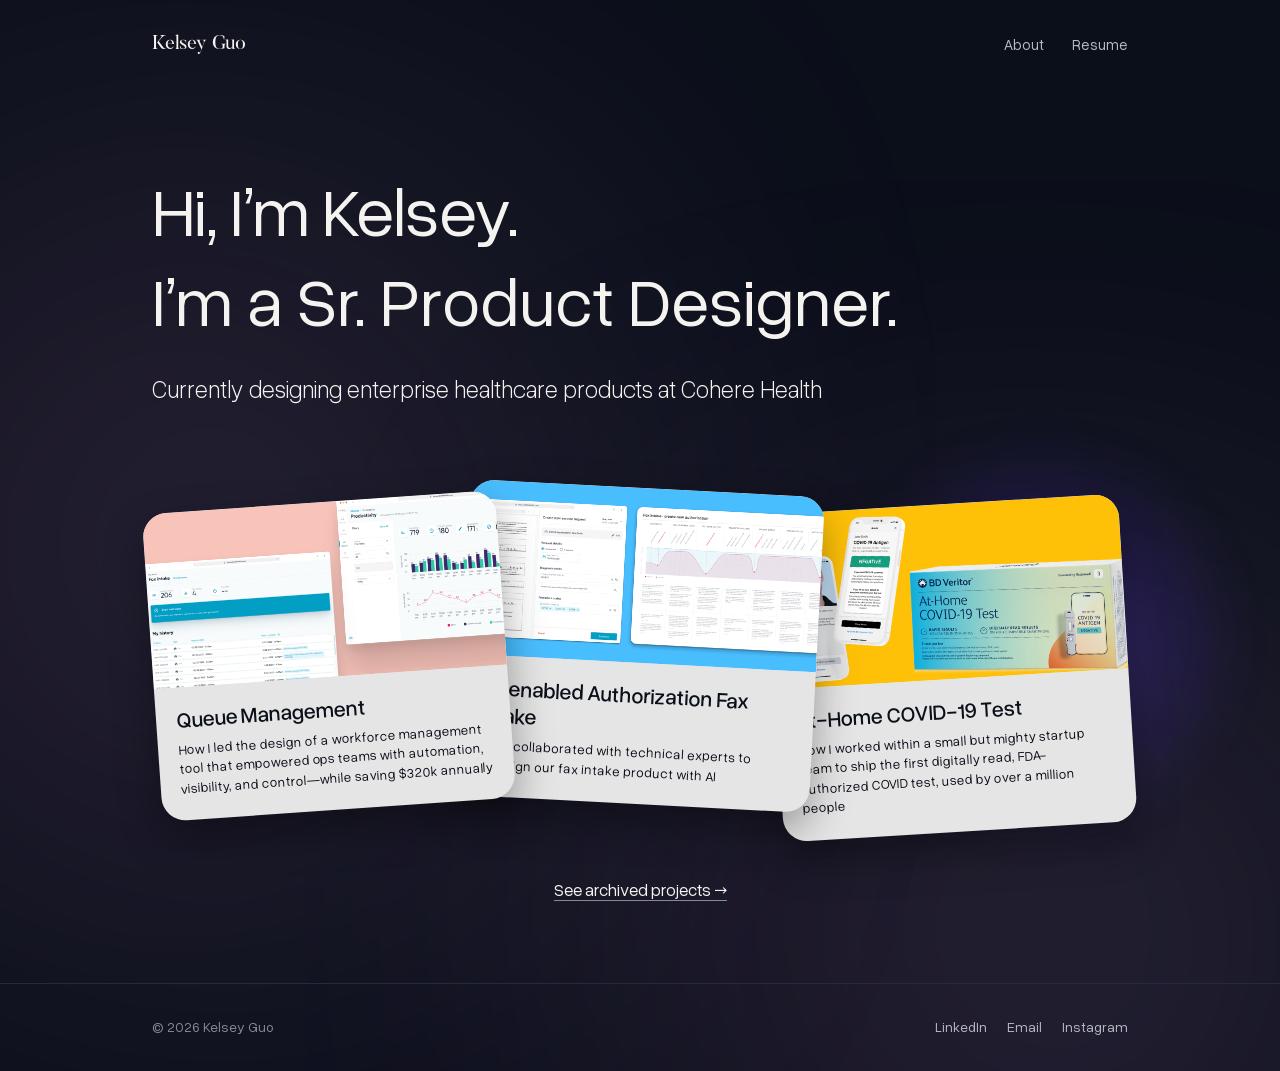
<file: index.html>
<!DOCTYPE html>
<html lang="en">
<head>
  <meta charset="UTF-8">
  <meta name="viewport" content="width=device-width, initial-scale=1">
  <title>Kelsey Guo - Senior Product Designer</title>
  <meta name="description" content="Kelsey Guo is a Senior Product Designer with 6 years of experience building health tech and social-good products.">
  <link rel="preconnect" href="https://fonts.googleapis.com">
  <link href="https://fonts.googleapis.com/css2?family=Fraunces:opsz,wght@9..144,400;9..144,500;9..144,600&family=Work+Sans:wght@400;500;600&display=swap" rel="stylesheet">
  <link rel="stylesheet" href="style.css">
</head>
<body class="home">

  <div class="page-clip">

  <nav class="site-nav">
    <div class="wrap">
      <a href="index.html" class="wordmark">Kelsey Guo</a>
      <div class="nav-links">
        <a href="about.html">About</a>
        <a href="https://drive.google.com/file/d/1MKLHyuRDNJYFKnCXRcCWQ2kk3Nf8_HWo/view" target="_blank" rel="noopener">Resume</a>
      </div>
    </div>
  </nav>

  <header class="hero home-hero">
    <div class="hero-glow" aria-hidden="true"></div>
    <div class="wrap">
      <h1>Hi, I&rsquo;m Kelsey.</h1>
      <p class="rotator-line">I&rsquo;m <span class="rotator" data-rotator>a Sr. Product Designer.</span></p>
      <p class="lede">Currently designing enterprise healthcare products at Cohere Health</p>
    </div>
  </header>

  <main class="home-main">
    <div class="page-glow page-glow-left" aria-hidden="true"><img src="images/hero/glow.svg" alt=""></div>
    <div class="page-glow page-glow-right" aria-hidden="true"><img src="images/hero/glow.svg" alt=""></div>
    <section class="wrap stack-section" id="selected-work">
      <div class="work-stack">

        <a class="stack-card" href="case-qm.html" style="--r:-4deg; --y:6px; --z:3;">
          <div class="stack-media stack-media--pink"><img src="images/home/qm.png" alt="Queue Management: the intake specialist dashboard and the in-app reporting dashboard"></div>
          <div class="stack-body">
            <h3>Queue Management</h3>
            <p>How I led the design of a workforce management tool that empowered ops teams with automation, visibility, and <span class="nowrap">control&mdash;while</span> saving $320k annually</p>
          </div>
        </a>

        <a class="stack-card" href="case-fax-intake.html" style="--r:3deg; --y:-8px; --z:2;">
          <div class="stack-media stack-media--blue"><img src="images/home/fax.png" alt="AI-enabled Authorization Fax Intake: the redesigned intake form beside the fax and the journey map"></div>
          <div class="stack-body">
            <h3>AI-enabled Authorization Fax Intake</h3>
            <p>How I collaborated with technical experts to redesign our fax intake product with AI</p>
          </div>
        </a>

        <a class="stack-card" href="case-scanwell.html" style="--r:-3.5deg; --y:8px; --z:1;">
          <div class="stack-media stack-media--yellow"><img src="images/home/scanwell.png" alt="At-Home COVID-19 Test: the BD Veritor test box and the result screens in the mobile app"></div>
          <div class="stack-body">
            <h3>At-Home COVID-19 Test</h3>
            <p>How I worked within a small but mighty startup team to ship the first digitally read, FDA-authorized COVID test, used by over a million people</p>
          </div>
        </a>

      </div>
      <p class="archive-link"><a class="underline-link" href="archive.html">See archived projects &rarr;</a></p>
    </section>
  </main>

  <footer class="site-footer">
    <div class="wrap">
      <span>© 2026 Kelsey Guo</span>
      <div class="footer-links">
        <a href="http://www.linkedin.com/in/kmguo13" target="_blank" rel="noopener">LinkedIn</a>
        <a href="mailto:kmguo13@gmail.com">Email</a>
        <a href="http://www.instagram.com/kelschini" target="_blank" rel="noopener">Instagram</a>
      </div>
    </div>
  </footer>
  </div>

  <script src="script.js"></script>
</body>
</html>
</file>
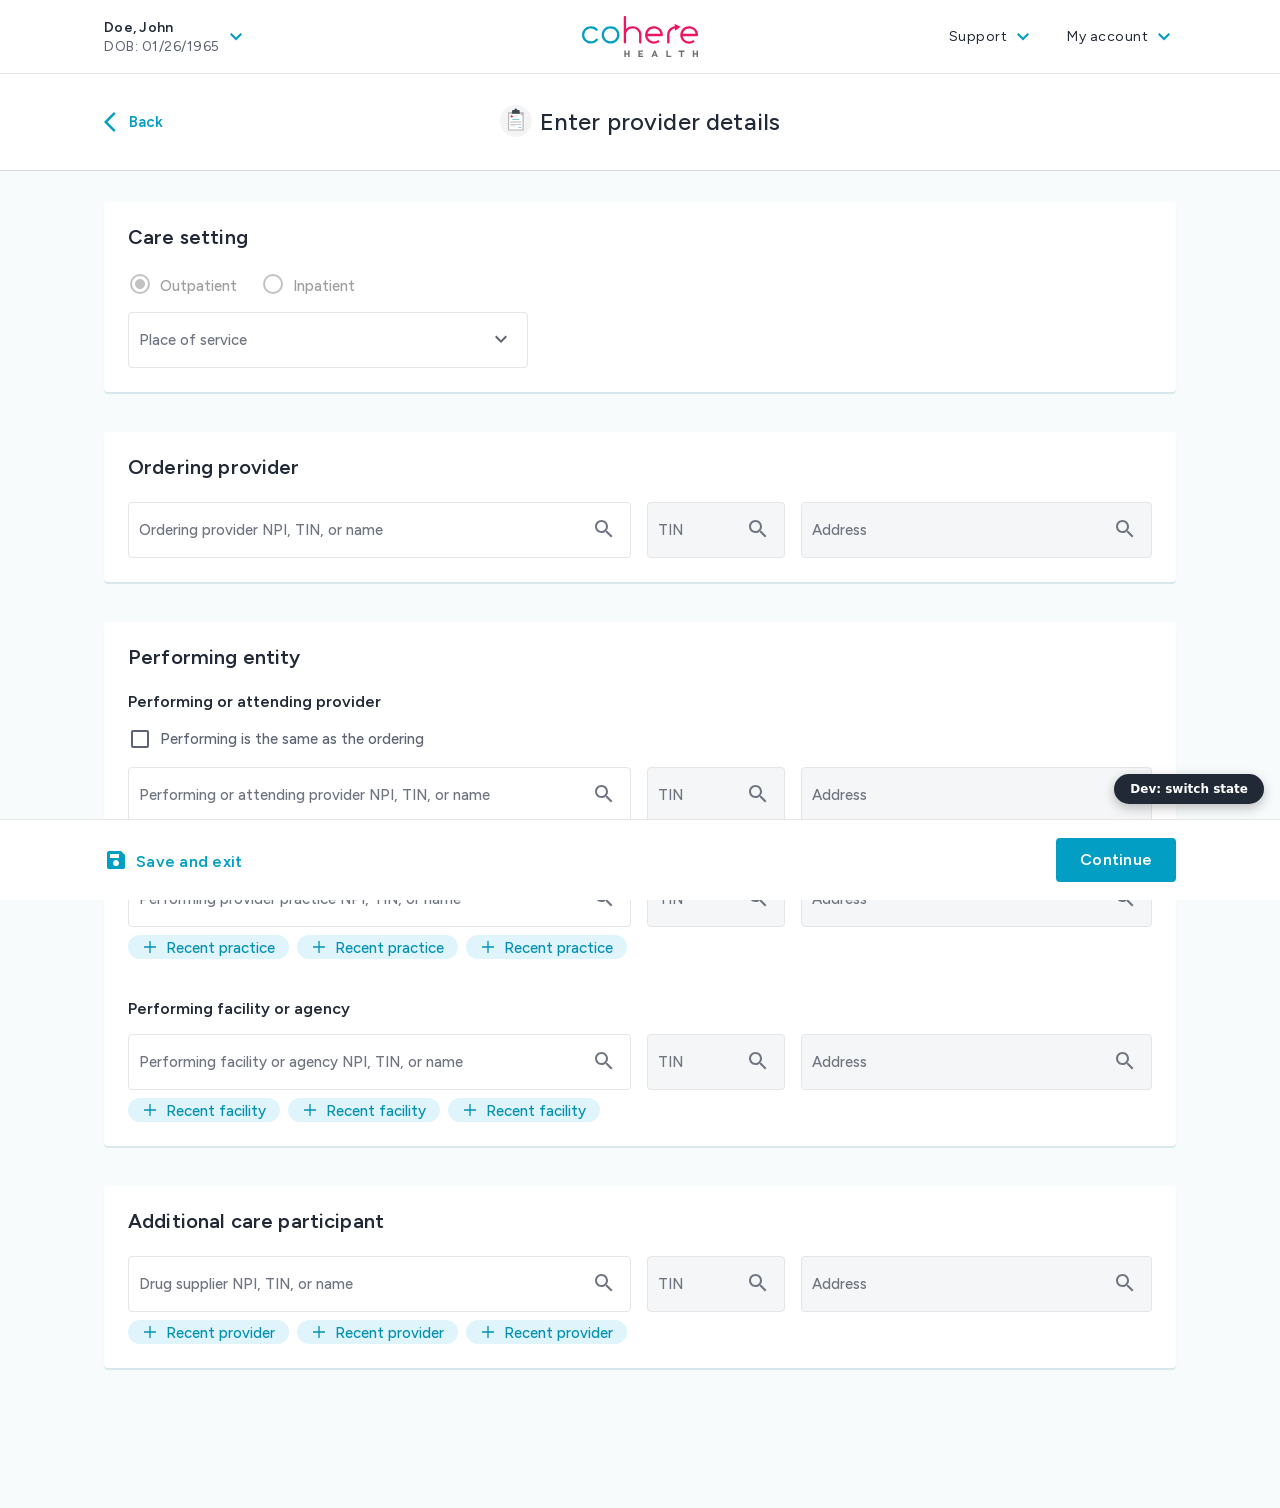
<file: prototypes/provider-entry/index.html>
<!doctype html>
<html lang="en">
<head>
  <meta charset="utf-8">
  <meta name="viewport" content="width=device-width, initial-scale=1">
<meta name="robots" content="noindex">
  <title>POS-Driven Provider Entry</title>
  <style>
/* latin-ext */
@font-face {
  font-family: 'Figtree';
  font-style: normal;
  font-weight: 400;
  font-display: swap;
  src: url([data-uri]) format('woff2');
  unicode-range: U+0100-02BA, U+02BD-02C5, U+02C7-02CC, U+02CE-02D7, U+02DD-02FF, U+0304, U+0308, U+0329, U+1D00-1DBF, U+1E00-1E9F, U+1EF2-1EFF, U+2020, U+20A0-20AB, U+20AD-20C4, U+2113, U+2C60-2C7F, U+A720-A7FF;
}
/* latin */
@font-face {
  font-family: 'Figtree';
  font-style: normal;
  font-weight: 400;
  font-display: swap;
  src: url([data-uri]) format('woff2');
  unicode-range: U+0000-00FF, U+0131, U+0152-0153, U+02BB-02BC, U+02C6, U+02DA, U+02DC, U+0304, U+0308, U+0329, U+2000-206F, U+20AC, U+2122, U+2191, U+2193, U+2212, U+2215, U+FEFF, U+FFFD;
}
/* latin-ext */
@font-face {
  font-family: 'Figtree';
  font-style: normal;
  font-weight: 500;
  font-display: swap;
  src: url([data-uri]) format('woff2');
  unicode-range: U+0100-02BA, U+02BD-02C5, U+02C7-02CC, U+02CE-02D7, U+02DD-02FF, U+0304, U+0308, U+0329, U+1D00-1DBF, U+1E00-1E9F, U+1EF2-1EFF, U+2020, U+20A0-20AB, U+20AD-20C4, U+2113, U+2C60-2C7F, U+A720-A7FF;
}
/* latin */
@font-face {
  font-family: 'Figtree';
  font-style: normal;
  font-weight: 500;
  font-display: swap;
  src: url([data-uri]) format('woff2');
  unicode-range: U+0000-00FF, U+0131, U+0152-0153, U+02BB-02BC, U+02C6, U+02DA, U+02DC, U+0304, U+0308, U+0329, U+2000-206F, U+20AC, U+2122, U+2191, U+2193, U+2212, U+2215, U+FEFF, U+FFFD;
}
/* latin-ext */
@font-face {
  font-family: 'Figtree';
  font-style: normal;
  font-weight: 600;
  font-display: swap;
  src: url([data-uri]) format('woff2');
  unicode-range: U+0100-02BA, U+02BD-02C5, U+02C7-02CC, U+02CE-02D7, U+02DD-02FF, U+0304, U+0308, U+0329, U+1D00-1DBF, U+1E00-1E9F, U+1EF2-1EFF, U+2020, U+20A0-20AB, U+20AD-20C4, U+2113, U+2C60-2C7F, U+A720-A7FF;
}
/* latin */
@font-face {
  font-family: 'Figtree';
  font-style: normal;
  font-weight: 600;
  font-display: swap;
  src: url([data-uri]) format('woff2');
  unicode-range: U+0000-00FF, U+0131, U+0152-0153, U+02BB-02BC, U+02C6, U+02DA, U+02DC, U+0304, U+0308, U+0329, U+2000-206F, U+20AC, U+2122, U+2191, U+2193, U+2212, U+2215, U+FEFF, U+FFFD;
}

:root {
  --font-primary: #212936;
  --font-secondary: #5e6572;
  --font-tertiary: #6f7580;
  --disabled-text: #9e9e9e;
  --divider: #e5e5e5;
  --input-disabled: #f5f6f7;
  --main: #039ec3;
  --primary-dark: #0291b2;
  --faint: #e0f4fc;
  --error: #c62828;
  --warning: #cb7f00;
  --success: #04a15f;
  --page: #f8fbfc;
  --shadow: 0 2px 1px rgba(207, 226, 231, 0.8);
  --gutter: 104px;
  --sans: "Gilroy", "Figtree", system-ui, -apple-system, "Segoe UI", sans-serif;
}

* { box-sizing: border-box; }

body {
  margin: 0;
  background: var(--page);
  color: var(--font-primary);
  font-family: var(--sans);
  font-size: 15px;
  font-weight: 500;
  min-width: 1100px;
}

img { display: block; }
button { font: inherit; color: inherit; background: none; border: 0; padding: 0; cursor: pointer; }
h2, h3, p { margin: 0; }

/* ---------- Header ---------- */
.primary {
  position: relative;
  height: 74px;
  background: #fff;
  border-bottom: 1px solid var(--divider);
}
.member {
  position: absolute; left: var(--gutter); top: 16px;
  width: 144px; height: 42px; text-align: left;
  font-size: 14px; line-height: 19px;
}
.member .n { font-weight: 600; letter-spacing: 0.25px; color: var(--font-primary); }
.member .d { font-weight: 400; letter-spacing: 0.5px; color: var(--font-secondary); }
.member img { position: absolute; left: 120px; top: 9px; }
.nav-r {
  position: absolute; right: var(--gutter); top: 0; height: 100%;
  display: flex; align-items: center; gap: 32px;
}
.nav-r button { display: flex; align-items: center; gap: 4px; font-size: 14px; font-weight: 400; letter-spacing: 0.5px; color: var(--font-primary); }
.brand {
  position: absolute; left: 50%; top: 50%; transform: translate(-50%, -50%);
  display: flex; align-items: center; gap: 24px;
}
.brand .ahp { display: flex; align-items: center; gap: 8px; }

.request {
  position: relative; height: 96px; background: #fff;
  box-shadow: 0 1px 0 0 rgba(118, 118, 118, 0.25);
}
.back {
  position: absolute; left: var(--gutter); top: 36px;
  display: flex; align-items: center; gap: 1px;
  font-weight: 600; font-size: 15px; color: var(--main);
}
.title {
  position: absolute; left: 50%; top: calc(50% - 1px); transform: translate(-50%, -50%);
  display: flex; align-items: center; gap: 8px; white-space: nowrap;
  font-size: 24px; line-height: 27px; letter-spacing: 0.15px; font-weight: 500;
}

/* ---------- Page + cards ---------- */
.page {
  width: calc(100% - 2 * var(--gutter));
  margin: 32px auto 0;
  padding-bottom: 140px;
  display: flex; flex-direction: column; gap: 40px;
}
.card {
  background: #fff; border-radius: 4px; box-shadow: var(--shadow);
  padding: 24px; display: flex; flex-direction: column; gap: 24px;
}
.hd { display: flex; flex-direction: column; gap: 8px; }
.hd h2 { font-size: 20px; line-height: 22px; font-weight: 600; letter-spacing: 0.15px; }
.note { font-size: 13px; line-height: 15px; font-weight: 400; letter-spacing: 0.15px; color: var(--error); }
h3.sub { font-family: "Figtree", var(--sans); font-size: 16px; line-height: 1.2; font-weight: 600; }
.stack { display: flex; flex-direction: column; gap: 40px; }
.grp { display: flex; flex-direction: column; gap: 16px; }
.block { display: flex; flex-direction: column; gap: 8px; }

/* ---------- Fields ---------- */
.row { display: grid; grid-template-columns: 584fr 160fr 408fr; gap: 16px; align-items: start; }
.row.wiser { grid-template-columns: 584fr 408fr 160fr; }
.row.two { grid-template-columns: 1fr 1fr; }
.cell { display: flex; flex-direction: column; gap: 8px; min-width: 0; }

.fld {
  position: relative; height: 56px; background: #fff;
  border: 1px solid var(--divider); border-radius: 4px; text-align: left;
}
.fld.dis { background: var(--input-disabled); }
.fld.err { border-color: var(--error); }
.fld.clickable { cursor: pointer; }
.fld:focus-within { border-color: var(--main); }
.fld.err:focus-within { border-color: var(--error); }
.fld input {
  position: absolute; inset: 0; width: 100%; height: 100%;
  border: 0; outline: 0; background: transparent; border-radius: 4px;
  padding: 0 55px 0 10px; font: 500 15px var(--sans); color: var(--font-primary);
}
.fld input::placeholder { color: var(--font-tertiary); opacity: 1; }
.fld .ph {
  position: absolute; left: 10px; right: 55px; top: 0; bottom: 0;
  display: flex; align-items: center; color: var(--font-tertiary);
  white-space: nowrap; overflow: hidden; text-overflow: ellipsis;
}
.fld.err .ph.red { color: var(--error); }
.fld .lbl {
  position: absolute; left: 10px; right: 55px; top: 10px;
  font-size: 13px; line-height: 15px; font-weight: 400; letter-spacing: 0.15px;
  color: var(--font-tertiary); white-space: nowrap; overflow: hidden; text-overflow: ellipsis;
}
.fld .val {
  position: absolute; left: 10px; right: 55px; top: 28px;
  font-size: 15px; line-height: 17px; white-space: nowrap; overflow: hidden; text-overflow: ellipsis;
}
.fld .r { position: absolute; right: 14px; top: 14px; }
.fld.lg .lbl { font-size: 15px; line-height: 20px; top: 9px; color: var(--font-secondary); letter-spacing: 0; font-weight: 500; }
.fld.lg .val { font-size: 15px; line-height: 20px; top: 29px; }
.cap { font-size: 13px; line-height: 15px; font-weight: 400; letter-spacing: 0.15px; color: var(--error); }

.menu {
  position: absolute; z-index: 30; left: -1px; right: -1px; top: calc(100% + 4px);
  margin: 0; padding: 4px 0; list-style: none; max-height: 260px; overflow: auto;
  background: #fff; border: 1px solid var(--divider); border-radius: 4px;
  box-shadow: 0 4px 12px rgba(33, 41, 54, 0.14);
}
.menu[hidden] { display: none; }
.menu li { padding: 10px 12px; cursor: pointer; font-size: 15px; display: flex; flex-direction: column; gap: 2px; }
.menu li small { font-size: 13px; font-weight: 400; color: var(--font-tertiary); }
.menu li:hover { background: var(--faint); }
.menu li.empty { color: var(--font-tertiary); cursor: default; }
.menu li.empty:hover { background: none; }

.chips { display: flex; gap: 8px; flex-wrap: wrap; }
.chip {
  display: flex; align-items: flex-start; gap: 8px;
  background: var(--faint); color: var(--primary-dark);
  border-radius: 25px; padding: 4px 14px 2px; font-size: 15px; line-height: normal; white-space: nowrap;
}
.chip:hover { filter: brightness(0.96); }

/* ---------- Checkbox / radios / segmented ---------- */
.cb { display: flex; align-items: center; gap: 8px; cursor: pointer; width: fit-content; color: var(--font-secondary); }
.cb .box {
  width: 18px; height: 18px; margin: 3px; border: 2px solid var(--font-secondary); border-radius: 2px;
  display: flex; align-items: center; justify-content: center;
}
.cb .box.on { background: var(--main); border-color: var(--main); }
.radios { display: flex; gap: 24px; align-items: center; }
.radios .rb { display: flex; gap: 8px; }
.radios .rb span { padding-top: 5px; color: var(--disabled-text); }
.care { display: flex; flex-direction: column; gap: 16px; }
.pos-row { display: flex; gap: 16px; align-items: flex-start; }
.pos-row .cell { width: 400px; }
.pos-row.wiser .cell { width: 320px; }
.pos-row .help { width: 512px; font-size: 15px; line-height: 20px; font-weight: 400; color: var(--font-primary); padding-top: 0; }

.seg { display: inline-flex; border: 1px solid var(--divider); border-radius: 4px; overflow: hidden; width: 240px; height: 32px; }
.seg button { flex: 1; display: flex; align-items: center; justify-content: center; gap: 2px; font-size: 15px; }
.seg button.on { background: var(--faint); }

/* ---------- Warning / exception ---------- */
.warn { display: flex; gap: 8px; align-items: flex-start; color: var(--warning); font-size: 15px; line-height: 18px; font-weight: 500; }
.warn img { margin-top: 1px; flex: none; }
.exc { display: flex; flex-direction: column; gap: 16px; }

/* ---------- Footer ---------- */
.footer {
  position: fixed; left: 0; right: 0; bottom: 0; z-index: 10; background: #fff;
  border-top: 1px solid var(--divider);
}
.footer .in { height: 80px; padding: 16px var(--gutter); display: flex; align-items: center; justify-content: space-between; }
.btn-text { display: flex; align-items: center; gap: 8px; font-weight: 600; font-size: 16px; letter-spacing: 0.25px; color: var(--main); }
.btn-text span, .btn-main span { padding-top: 4px; line-height: 20px; }
.footer .right { display: flex; align-items: center; gap: 32px; }
.footer .err-msg { font-size: 13px; line-height: 15px; font-weight: 400; letter-spacing: 0.15px; color: var(--error); }
.btn-main {
  min-width: 120px; padding: 12px 24px; border-radius: 4px; background: var(--main);
  color: #fff; font-weight: 600; font-size: 16px; letter-spacing: 0.25px; text-align: center;
}
.btn-main:hover { filter: brightness(0.95); }

/* ---------- Authorization check results ---------- */
.ok { display: flex; align-items: center; gap: 8px; color: var(--success); font-weight: 600; font-size: 15px; }
.ok .dot { width: 16px; height: 16px; border-radius: 50%; background: var(--success); display: flex; align-items: center; justify-content: center; }
.dates { display: flex; align-items: center; gap: 12px; }
.dates .fld { width: 278px; }
.dates .fld input { padding-left: 56px; }
.dates .fld .ci { position: absolute; left: 14px; top: 16px; }
.dates .fld .lbl { left: 56px; }
.dates .fld .val, .dates .fld .valin { left: 56px; }
.dates .fld input.dt { padding: 26px 10px 0 56px; }
.dates .dash { color: var(--font-tertiary); }
.visits { width: 130px; }
.visits input { padding: 26px 10px 0 10px; }
.visits .lbl { right: 10px; }
.ok { line-height: 20px; margin-bottom: -10px; }
.pa-title { margin-top: 14px; }
.code-row { display: flex; align-items: center; gap: 36px; }
.code-row .pill { background: var(--faint); color: var(--primary-dark); border-radius: 25px; padding: 4px 14px 2px; }
.code-row .desc {
  width: 660px; overflow: hidden; white-space: nowrap; font-size: 13px; font-weight: 500;
  -webkit-mask-image: linear-gradient(to right, #000 92%, transparent); mask-image: linear-gradient(to right, #000 92%, transparent);
}
.add-code { display: flex; align-items: center; gap: 8px; color: var(--main); font-weight: 600; font-size: 15px; width: fit-content; }
.divider { height: 1px; background: var(--divider); margin: 0 -8px 0 0; }

/* ---------- Dev switcher ---------- */
.dev { position: fixed; z-index: 50; right: 16px; bottom: 96px; font-family: system-ui, sans-serif; }
.dev .pill, .dev .panel { background: #212936; color: #fff; }
.dev .pill { border-radius: 20px; padding: 8px 16px; font-size: 12px; font-weight: 600; box-shadow: 0 4px 12px rgba(0,0,0,.25); }
.dev .panel { border-radius: 8px; padding: 12px; display: flex; flex-direction: column; gap: 10px; width: 360px; box-shadow: 0 4px 16px rgba(0,0,0,.3); font-size: 12px; }
.dev .panel .top { display: flex; justify-content: space-between; align-items: center; font-weight: 600; }
.dev .tabs { display: flex; gap: 4px; }
.dev .tabs button { flex: 1; padding: 6px 0; border-radius: 4px; background: #3a4352; font-size: 12px; }
.dev .tabs button.on { background: var(--main); }
.dev select { width: 100%; padding: 6px; border-radius: 4px; border: 0; font-size: 12px; }
.dev label { display: flex; flex-direction: column; gap: 4px; color: #b1b4b9; }


/* ===== Pre-submission review: one flat card, no nested cards ===== */
.presub .page { width: 920px; max-width: calc(100% - 32px); margin: 0 auto; padding: 32px 0 140px; display: block; }
.presub .rcard { background: #fff; border-radius: 4px; box-shadow: var(--shadow); padding: 24px 24px 0; display: flex; flex-direction: column; gap: 24px; }
.presub .rcard h2 { font-size: 20px; line-height: 22px; font-weight: 600; letter-spacing: 0.15px; }
.presub .rtitle { margin: 0; }
.presub .hr { border: 0; border-top: 1px solid var(--divider); margin: 0; width: 100%; }
.presub .banner { display: flex; align-items: center; gap: 16px; background: #f5f5f5; border-radius: 5px; padding: 8px 16px; }
.presub .banner .pin { position: relative; width: 24px; height: 24px; flex: none; }
.presub .banner .pin img { position: absolute; inset: 0; }
.presub .banner .pin .pg { inset: 2px 5px; width: 14px; height: 20px; }
.presub .banner .bt { flex: 1; display: flex; flex-direction: column; gap: 4px; font-size: 15px; }
.presub .banner .bt b { font-weight: 600; color: var(--font-primary); }
.presub .banner .bt span { color: var(--font-secondary); }
.presub .banner .del { display: flex; align-items: center; gap: 8px; padding: 4px 0; font-weight: 600; font-size: 15px; color: #e53935; }
.presub .banner .del img { filter: invert(26%) sepia(80%) saturate(3300%) hue-rotate(345deg) brightness(95%); }
.presub .detail-hd { display: flex; align-items: flex-start; justify-content: space-between; }
.presub .cancel { border: 1px solid var(--warning); border-radius: 4px; padding: 16px 56px 12px; font-weight: 600; font-size: 16px; letter-spacing: 0.25px; color: var(--warning); }
.presub .detail { display: flex; flex-direction: column; gap: 40px; }
.presub .dx { display: flex; flex-direction: column; gap: 16px; }
.presub .dx .fld .lbl { font-size: 13px; }
.presub .prov,
.presub .svc { display: flex; flex-direction: column; gap: 24px; }
.presub .prov-body { display: flex; flex-direction: column; gap: 40px; }
.presub .rcard .grp { gap: 16px; }
.presub .rcard h3.sub { font-family: var(--sans); font-size: 16px; line-height: 20px; font-weight: 600; letter-spacing: 0.15px; margin: 0; }
.presub .rcard h3.sub.strong { font-family: "Figtree", var(--sans); line-height: 1.2; letter-spacing: 0; }
.presub .rcard .hd { gap: 8px; }
/* a name field takes the full row; TIN + Address sit below it */
.presub .stk { display: flex; flex-direction: column; gap: 16px; }
.presub .rcard .row { grid-template-columns: 296fr 560fr; gap: 16px; }
.presub .rcard .row.two { grid-template-columns: 1fr 1fr; }
.presub .rcard .row.wiser { grid-template-columns: 560fr 296fr; }
.presub .pos-row { display: flex; gap: 16px; align-items: flex-start; }
.presub .pos-row .cell { width: 428px; }
.presub .pos-row.wiser .cell { width: 428px; }
.presub .pos-row .help { flex: 1; font-size: 15px; line-height: 20px; font-weight: 400; }
.presub .radios { display: flex; gap: 24px; }
.presub .px { display: flex; align-items: center; gap: 24px; }
.presub .px .pill { background: rgba(3, 158, 195, 0.1); color: var(--primary-dark); border-radius: 25px; padding: 4px 14px 2px; width: 70px; text-align: center; flex: none; }
.presub .fld.units { width: 92px; flex: none; }
.presub .px .desc { flex: 1; font-size: 13px; line-height: 15px; font-weight: 400; letter-spacing: 0.15px; margin: 4px 0 0; }
.presub .svc-body { display: flex; flex-direction: column; gap: 24px; }
.presub .rcard .add-code { padding: 4px 0; }
.presub .btn-save { align-self: flex-start; background: var(--main); color: #fff; border-radius: 4px; padding: 16px 56px 12px; font-weight: 600; font-size: 16px; letter-spacing: 0.25px; }
.presub .btn-save:hover { filter: brightness(0.95); }
.presub .att { display: flex; flex-direction: column; gap: 24px; }
.presub .att-hd { display: flex; align-items: center; justify-content: space-between; }
.presub .att .edit { display: flex; align-items: center; gap: 8px; font-weight: 600; font-size: 15px; color: var(--main); }
.presub .att-row { display: flex; align-items: center; justify-content: space-between; gap: 48px; }
.presub .att-row .fn { font-size: 15px; }
.presub .att-row .meta { font-size: 13px; line-height: 15px; font-weight: 400; letter-spacing: 0.15px; color: var(--font-tertiary); margin-top: 8px; }
.presub .att-row .ic { display: flex; gap: 24px; }
.presub .rcard > .hr:last-child { margin-bottom: 24px; }
/* Submit stays disabled until the form is saved */
.presub .btn-main.off { background: #d7d5d5; color: rgba(255, 255, 255, 0.6); cursor: not-allowed; filter: none; }
.presub .btn-main { padding-left: 40px; padding-right: 40px; }
.presub .fld.units .lbl { right: 10px; overflow: visible; text-overflow: clip; }
.presub .rcard .divider { margin: 0; }
.presub .rcard .hd { gap: 4px; }
.presub .pos-row.wiser .cell { width: 280px; flex: none; }
.presub .pos-row.wiser .help { flex: 1; min-width: 0; }
.presub .pos-row.wiser .cell { width: 260px; }
.presub .pos-row.wiser .cell + .cell { width: 300px; }
/* ===== Save row, error message, read-only review ===== */
.presub .save-row { display: flex; align-items: center; gap: 24px; }
.presub .save-msg { font-size: 13px; line-height: 15px; font-weight: 400; letter-spacing: 0.15px; color: var(--error); }
.presub .rcard button,
.presub .rcard .fld.clickable { cursor: pointer; }
.presub .rcard .del:hover,
.presub .rcard .edit:hover,
.presub .rcard .vi:hover,
.presub .cancel:hover { opacity: 0.8; }
.presub .detail-hd.ro { align-items: center; }
.presub .rcard .edit { display: flex; align-items: center; gap: 8px; font-weight: 600; font-size: 15px; color: var(--main); }
.presub .kvs { display: flex; flex-direction: column; gap: 16px; }
.presub .kv { display: flex; gap: 24px; align-items: flex-start; }
.presub .kv .k { width: 200px; flex: none; font-size: 13px; line-height: 15px; font-weight: 400; letter-spacing: 0.15px; color: var(--font-secondary); padding-top: 1px; }
.presub .kv .v { display: flex; gap: 12px; align-items: baseline; font-size: 15px; color: var(--font-primary); }
.presub .vi { font-weight: 600; font-size: 15px; color: var(--main); padding: 0; }
.presub .svc-ro { display: flex; flex-direction: column; gap: 16px; }
.presub .codes { display: flex; flex-direction: column; gap: 8px; }
.presub .chd,
.presub .crow { display: flex; gap: 24px; align-items: flex-start; }
.presub .chd { font-size: 13px; line-height: 15px; font-weight: 400; letter-spacing: 0.15px; color: var(--font-secondary); }
.presub .cc { width: 56px; flex: none; }
.presub .cs { width: 120px; flex: none; }
.presub .cd { flex: 1; }
.presub .ctable { background: #f5f5f5; border: 1px solid var(--divider); border-radius: 4px; }
.presub .crow { padding: 8px; font-size: 13px; }
.presub .crow .cc { width: 48px; }
.presub .crow + .crow { border-top: 1px solid var(--divider); }
.presub .reqby { display: flex; gap: 12px; align-items: baseline; font-size: 13px; line-height: 15px; color: var(--font-secondary); padding-bottom: 24px; }
.presub .rcard.done { padding-bottom: 32px; }
.presub .done-p { margin: 0; font-size: 15px; color: var(--font-secondary); }

/* ===== Filled entity fields: click to change, hover X to clear (optional fields only) ===== */
.fld.filled { cursor: pointer; }
.fld.filled input.pick {
  position: absolute; inset: 0; width: 100%; height: 100%;
  background: transparent; color: transparent; caret-color: transparent;
  border: 0; outline: 0; cursor: pointer; z-index: 1;
}
.fld.filled.open input.pick { color: var(--font-primary); caret-color: var(--font-primary); cursor: text; padding: 29px 55px 0 10px; font: 500 15px var(--sans); background: transparent; }
.fld.filled.typing .val { visibility: hidden; }
.fld.filled.open { border-color: var(--main); }
.fld.filled.open .lbl { z-index: 2; }
.fld .x {
  position: absolute; right: 44px; top: 14px; width: 24px; height: 24px; padding: 0;
  display: none; align-items: center; justify-content: center; z-index: 3; border-radius: 50%;
}
.fld .x img { width: 24px; height: 24px; }
.fld.has-x:hover .x, .fld.has-x:focus-within .x { display: flex; }
.fld .x:hover { background: rgba(33, 41, 54, 0.08); }
.fld.has-x:hover .val, .fld.has-x:focus-within .val { right: 84px; }
.menu li.sel { background: var(--faint); font-weight: 600; }
.menu li.sel:hover { background: var(--faint); }
.fld .menu { z-index: 30; }

</style>
</head>
<body>
  <div id="app"></div>
  <div id="dev" class="dev"></div>
  <script>
(() => {
  const ICONS = {"ahp-logo-mark": "[data-uri]", "ahp-logo-text": "[data-uri]", "icon-add-code": "[data-uri]", "icon-alert-error": "[data-uri]", "icon-arrow-back": "[data-uri]", "icon-autofill": "[data-uri]", "icon-calendar": "[data-uri]", "icon-check": "[data-uri]", "icon-chevron-down": "[data-uri]", "icon-clear": "[data-uri]", "icon-clipboard": "[data-uri]", "icon-delete": "[data-uri]", "icon-download": "[data-uri]", "icon-draft-pin-group": "[data-uri]", "icon-draft-pin": "[data-uri]", "icon-drop-alt": "[data-uri]", "icon-drop-gray": "[data-uri]", "icon-drop": "[data-uri]", "icon-edit": "[data-uri]", "icon-eye": "[data-uri]", "icon-open-in-new": "[data-uri]", "icon-plus": "[data-uri]", "icon-save": "[data-uri]", "icon-search": "[data-uri]", "icon-success-check": "[data-uri]", "logo-cms": "[data-uri]", "logo-cohere": "[data-uri]", "powered-by": "[data-uri]", "radio-off": "[data-uri]", "radio-on": "[data-uri]"};
  const A = (n) => ICONS[n];
  const esc = (s) => String(s ?? "").replace(/[&<>"]/g, (c) => ({ "&": "&amp;", "<": "&lt;", ">": "&gt;", '"': "&quot;" }[c]));
  const fmt = (p) => `${p.name} / NPI - ${p.npi}`;

  const DATA = {
    provider: [
      { name: "ABHAY MAKARAND VAIDYA M.D.", npi: "1639186075", tins: ["222222222", "555555555"], addrs: ["81 Raspberry St. Boston, MA 02110"], ptan: "33A123" },
      { name: "Carlin, Bryan P.", npi: "1295815686", tins: ["222222222"], addrs: ["105 W 9th St, Berwick, PA - 186033024"], ptan: "33A123" },
      { name: "LIN, MEI-LING M.D.", npi: "1407936254", tins: ["333444555"], addrs: ["22 Harbor Way, Quincy, MA 02169"], ptan: "44B210" },
      { name: "OKAFOR, CHIDI D.O.", npi: "1518273640", tins: ["666777888", "111222333"], addrs: ["410 Main St, Worcester, MA 01608", "12 Elm Ct, Worcester, MA 01609"], ptan: "55C341" },
    ],
    facility: [
      { name: "STRAWBERRY CLINIC", npi: "909090909", tins: ["11211313"], addrs: ["13 Strawberry St. Boston, MA 02110"], ptan: "1313B" },
      { name: "HARBORVIEW MEDICAL CENTER", npi: "1346582097", tins: ["777888999"], addrs: ["1 Harbor Plaza, Boston, MA 02109"], ptan: "2040C" },
      { name: "NORTH SHORE SURGERY CENTER", npi: "1760493825", tins: ["444555666"], addrs: ["88 Shore Rd, Salem, MA 01970"], ptan: "3155D" },
    ],
    practice: [
      { name: "RASPBERRY FAMILY PRACTICE", npi: "1122334455", tins: ["333222111"], addrs: ["83 Raspberry St. Boston, MA 02110"], ptan: "" },
      { name: "HARBOR INTERNAL MEDICINE", npi: "1234509876", tins: ["999000111"], addrs: ["5 Harbor Way, Quincy, MA 02169"], ptan: "" },
      { name: "MAIN STREET ORTHOPEDICS", npi: "1098765432", tins: ["121212121"], addrs: ["410 Main St, Worcester, MA 01608"], ptan: "" },
    ],
    supplier: [
      { name: "ABHAY MAKARAND VAIDYA M.D.", npi: "1639186075", tins: ["222222222", "555555555"], addrs: ["81 Raspberry St. Boston, MA 02110"], ptan: "" },
      { name: "CENTRAL DRUG SUPPLY", npi: "1570284913", tins: ["808080808"], addrs: ["300 Commerce Dr, Boston, MA 02210"], ptan: "" },
      { name: "BAYSIDE PHARMACY", npi: "1689034527", tins: ["313131313"], addrs: ["14 Bay St, Boston, MA 02116"], ptan: "" },
    ],
  };

  const POS = {
    std: ["Office", "Home", "Inpatient hospital", "Other place of service"],
    wiser: ["Office", "Home", "Ambulatory surgical center", "Outpatient hospital"],
    ahp: ["Office", "Home", "Inpatient hospital", "Other place of service"],
  };
  const STD_RULES = { "Office": "req", "Home": "req", "Inpatient hospital": "one", "Other place of service": "opt" };
  const BILLING = ["Performing or attending provider", "Performing facility or agency"];
  const BILLING_POS = ["Office", "Home"];
  const REASONS = ["Continuity of care", "No in-network provider available", "Urgent or emergent need", "Other"];
  const OON_TIN = "555555555";

  const blankEnt = () => ({ p: null, tin: "", addr: "" });
  const blank = (scenario) => ({
    scenario, screen: "form", pos: "", billing: "", orderKind: "provider",
    same: false, exc: false, excChecked: false, cmtChecked: false, reason: "", comment: "", expedite: false, submitted: false, open: null,
    start: "11/08/2026", end: "", visits: "1", extraCode: false, focusErr: false,
    e: { ordering: blankEnt(), perf: blankEnt(), practice: blankEnt(), facility: blankEnt(), acp: blankEnt() },
  });

  let state = blank("std");
  let errs = {};
  const dev = { open: false, scn: "std", rule: "opt", st: "default" };

  const app = document.getElementById("app");
  const devEl = document.getElementById("dev");

  const tinned = () => state.scenario !== "wiser";
  const rule = () => (state.scenario === "std" ? STD_RULES[state.pos] || "opt" : "req");
  const isOON = () => state.scenario === "std" && state.e.perf.tin === OON_TIN;

  function autoAddr(k) {
    const e = state.e[k];
    if (e.p && (!tinned() || e.tin) && e.p.addrs.length === 1) e.addr = e.p.addrs[0];
  }
  function setEntity(k, p) {
    state.e[k] = { p, tin: tinned() && p.tins.length === 1 ? p.tins[0] : "", addr: "" };
    autoAddr(k);
    if (k === "perf") { state.same = false; checkOON(); }
    if (k === "ordering" && state.same) copyOrdering();
  }
  function clearEntity(k) {
    state.e[k] = blankEnt();
    if (k === "perf") { state.same = false; checkOON(); }
    if (k === "ordering" && state.same) copyOrdering();
  }
  function copyOrdering() { state.e.perf = { ...state.e.ordering }; checkOON(); }
  function checkOON() { if (!isOON()) { state.exc = false; state.excChecked = false; state.cmtChecked = false; state.reason = ""; state.comment = ""; } }

  function validate() {
    const sc = state.scenario, s = state.e, t = tinned(), E = {};
    const miss = (k) => s[k].p && t && !s[k].tin;
    const done = (k) => s[k].p && (!t || s[k].tin);
    if (!state.pos) E.pos = 1;
    if (sc === "wiser" && BILLING_POS.includes(state.pos) && !state.billing) E.billing = 1;
    if (!s.ordering.p) E.ordering_name = 1; else if (miss("ordering")) E.ordering_tin = 1;
    if (sc === "std") { if (!s.acp.p) E.acp_name = 1; else if (miss("acp")) E.acp_tin = 1; }
    if (state.pos) {
      const r = rule();
      ["perf", "facility", "practice"].forEach((k) => { if (miss(k)) E[k + "_tin"] = 1; });
      let ok;
      if (r === "req") { if (!s.perf.p) E.perf_name = 1; if (!s.facility.p) E.facility_name = 1; ok = done("perf") && done("facility"); }
      else if (r === "one") { if (!s.facility.p) E.facility_name = 1; ok = done("facility"); }
      else { if (!s.perf.p && !s.facility.p) { E.perf_name = 1; E.facility_name = 1; } ok = done("perf") || done("facility"); }
      if (!ok) E.note = 1;
      if (state.exc && !state.reason) E.reason = 1;
      if (state.exc && state.reason === "Other" && !state.comment.trim()) E.comment = 1;
    }
    return E;
  }

  /* ---------- building blocks ---------- */
  const chevron = (id) => `<img class="r" src="${A("icon-drop")}" alt="">`;

  function dd(id, cur, ph, options, o = {}) {
    const icon = A(o.icon || "icon-drop");
    const inner = cur
      ? `<div class="lbl">${esc(cur.label)}</div><div class="val">${esc(cur.value)}</div>`
      : `<div class="ph ${o.err ? "red" : ""}">${esc(ph)}</div>`;
    const menu = state.open === id
      ? `<ul class="menu">${options.map((v) => `<li data-pick="${id}" data-v="${esc(v)}">${esc(v)}</li>`).join("")}</ul>` : "";
    return `<div class="fld clickable${o.err ? " err" : ""}" data-dd="${id}">${inner}<img class="r" src="${icon}" alt="">${menu}</div>`;
  }
  const disabledFld = (text, icon = "icon-search") =>
    `<div class="fld dis"><div class="ph">${esc(text)}</div>${icon ? `<img class="r" src="${A(icon)}" alt="">` : ""}</div>`;

  // Is this entity optional right now? Only optional, filled fields may be cleared (hover X).
  function isOptional(k) {
    if (k === "ordering" || k === "acp") return false;
    if (state.scenario !== "std") return false;          // WISeR / AHP: performing entities are always required
    if (!state.pos) return false;
    const r = rule();
    if (k === "perf") return r === "opt" || r === "one";
    if (k === "facility") return r === "opt";
    return false;
  }

  function entField(k, kind, label, ph, err) {
    const e = state.e[k];
    const menu = `<ul class="menu" hidden></ul>`;
    if (e.p) {
      const x = isOptional(k) ? `<button class="x" data-xclear="${k}" aria-label="Clear" tabindex="-1"><img src="${A("icon-clear")}" alt=""></button>` : "";
      return `<div class="fld filled${x ? " has-x" : ""}"><div class="lbl">${esc(label)}</div><div class="val">${esc(fmt(e.p))}</div>`
        + `<input class="pick" data-search="${k}" data-kind="${kind}" data-filled="1" aria-label="${esc(label)}" autocomplete="off">`
        + `${x}<img class="r" src="${A("icon-search")}" alt="" style="pointer-events:none">${menu}</div>`;
    }
    return `<div class="fld${err ? " err" : ""}"><input data-search="${k}" data-kind="${kind}" placeholder="${esc(ph)}" autocomplete="off"><img class="r" src="${A("icon-search")}" alt="" style="pointer-events:none">${menu}</div>`;
  }

  function chips(k, kind) {
    const text = kind === "facility" ? "Recent facility" : kind === "practice" ? "Recent practice" : "Recent provider";
    return `<div class="chips">${DATA[kind].slice(0, 3).map((p, i) =>
      `<button class="chip" data-chip="${k}" data-kind="${kind}" data-i="${i}" title="${esc(fmt(p))}"><img src="${A("icon-plus")}" alt="">${text}</button>`).join("")}</div>`;
  }

  function row(k, o) {
    const sc = state.scenario, e = state.e[k], w = sc === "wiser";
    const nameErr = !!errs[k + "_name"];
    const cap = nameErr && o.cap ? `<div class="cap">Required</div>` : "";
    const name = `<div class="cell">${entField(k, o.kind, o.label, o.ph, nameErr)}${cap}${e.p || k === "ordering" ? "" : chips(k, o.kind)}</div>`;

    const tinErr = !!errs[k + "_tin"];
    const tin = `<div class="cell">${e.p
      ? dd(`${k}:tin`, e.tin ? { label: "TIN", value: e.tin } : null, "TIN", e.p.tins, { icon: "icon-search", err: tinErr })
      : disabledFld("TIN")}${tinErr ? `<div class="cap">Required</div>` : ""}</div>`;

    const addrOn = e.p && (!tinned() || e.tin);
    const addr = `<div class="cell">${addrOn
      ? dd(`${k}:addr`, e.addr ? { label: "Address", value: e.addr } : null, "Address", e.p.addrs, { icon: "icon-search" })
      : disabledFld("Address")}</div>`;

    if (w) {
      const pl = o.kind === "facility" ? "PTAN/CCN" : "PTAN";
      const ptan = `<div class="cell">${e.p
        ? `<div class="fld"><div class="lbl">${pl}</div><div class="val">${esc(e.p.ptan)}</div></div>`
        : disabledFld(pl, null)}</div>`;
      return `<div class="row wiser">${name}${addr}${ptan}</div>`;
    }
    return `<div class="row">${name}${tin}${addr}</div>`;
  }

  const checkbox = (toggle, on, text) =>
    `<div class="cb" data-toggle="${toggle}"><span class="box${on ? " on" : ""}">${on ? `<img src="${A("icon-success-check")}" width="12" height="12" alt="">` : ""}</span><span>${esc(text)}</span></div>`;

  /* ---------- header / footer ---------- */
  function header() {
    const sc = state.scenario, pa = state.screen === "pa", rv = ["review", "readonly", "done"].includes(state.screen);
    const dob = sc === "std" ? "01/26/1965" : "09/16/1986";
    const brand = sc === "std"
      ? `<img src="${A("logo-cohere")}" alt="Cohere Health">`
      : sc === "wiser"
        ? `<img src="${A("logo-cms")}" alt="CMS"><img src="${A("powered-by")}" alt="powered by Cohere Health">`
        : `<div class="ahp"><img src="${A("ahp-logo-mark")}" alt=""><img src="${A("ahp-logo-text")}" alt="Alignment Health"></div><img src="${A("powered-by")}" alt="powered by Cohere Health">`;
    const support = sc === "std"
      ? `<button>Support <img src="${A("icon-chevron-down")}" alt=""></button>`
      : `<button>${sc === "wiser" ? "Support" : "Learning center"} <img src="${A("icon-open-in-new")}" alt=""></button>`;
    return `
      <header>
        <div class="primary">
          <button class="member"><span class="n">Doe, John</span><br><span class="d">DOB: ${dob}</span><img src="${A("icon-chevron-down")}" alt=""></button>
          <div class="brand">${brand}</div>
          <div class="nav-r">${support}<button>My account <img src="${A("icon-chevron-down")}" alt=""></button></div>
        </div>
        <div class="request">
          <button class="back" data-back><img src="${A("icon-arrow-back")}" width="24" height="24" alt="">Back</button>
          <div class="title"><img src="${A("icon-clipboard")}" alt="">${rv ? "Review before submitting" : pa ? "Authorization check results" : "Enter provider details"}</div>
        </div>
      </header>`;
  }

  function footer(hasErr) {
    const sc = state.screen, pa = sc === "pa";
    const left = `<button class="btn-text"><img src="${A("icon-save")}" alt=""><span>Save and exit</span></button>`;
    if (sc === "done") return `<footer class="footer"><div class="in">${left}<div class="right"></div></div></footer>`;
    if (sc === "review" || sc === "readonly") {
      const on = sc === "readonly";
      return `<footer class="footer"><div class="in">${left}<div class="right"><button class="btn-main${on ? "" : " off"}" data-submit${on ? "" : " disabled"}><span>Submit</span></button></div></div></footer>`;
    }
    return `
      <footer class="footer"><div class="in">
        ${left}
        <div class="right">
          ${!pa && hasErr ? `<span class="err-msg">There are some errors with the details above.</span>` : ""}
          <button class="btn-main" data-cont style="${pa ? "min-width:272px" : ""}"><span>${pa ? "Continue with 1 code" : "Continue"}</span></button>
        </div>
      </div></footer>`;
  }

  /* ---------- form ---------- */
  function orderingCard() {
    const sc = state.scenario, kind = sc === "ahp" ? state.orderKind : "provider";
    const ph = kind === "facility" ? "Ordering facility NPI, TIN, or name" : "Ordering provider NPI, TIN, or name";
    const label = sc === "wiser" ? "Ordering provider" : ph;
    const seg = sc === "ahp" ? `
      <div class="grp" style="gap:12px"><h3 class="sub">Search for</h3>
        <div class="seg">
          <button data-orderkind="provider" class="${kind === "provider" ? "on" : ""}">${kind === "provider" ? `<img src="${A("icon-check")}" alt="">` : ""}Providers</button>
          <button data-orderkind="facility" class="${kind === "facility" ? "on" : ""}">${kind === "facility" ? `<img src="${A("icon-check")}" alt="">` : ""}Facilities</button>
        </div></div>` : "";
    return `<section class="card"><div class="hd"><h2>${sc === "ahp" ? "Ordering entity" : "Ordering provider"}</h2></div>${seg}
      ${row("ordering", { kind, label, ph, cap: true })}</section>`;
  }

  function careCard() {
    const sc = state.scenario, showBill = sc === "wiser" && BILLING_POS.includes(state.pos);
    const pos = dd("pos", state.pos ? { label: "Place of service", value: state.pos } : null, "Place of service", POS[sc], { err: errs.pos });
    const bill = showBill ? `<div class="cell">${dd("billing", state.billing ? { label: "Billing provider", value: state.billing } : null, "Billing provider", BILLING, { err: errs.billing })}${errs.billing ? `<div class="cap">Required</div>` : ""}</div>
      <p class="help">To help avoid payment delays, select the billing provider listed on your claims, also called the “pay-to” provider. If you’re unsure, check a recent paid claim.</p>` : "";
    return `<section class="card"><div class="hd"><h2>Care setting</h2></div>
      <div class="care">
        <div class="radios"><div class="rb"><img src="${A("radio-on")}" alt=""><span>Outpatient</span></div><div class="rb"><img src="${A("radio-off")}" alt=""><span>Inpatient</span></div></div>
        <div class="pos-row${showBill ? " wiser" : ""}"><div class="cell">${pos}${errs.pos ? `<div class="cap">Required</div>` : ""}</div>${bill}</div>
      </div></section>`;
  }

  function performingCard() {
    const sc = state.scenario, r = rule(), hasPos = !!state.pos;
    const title = hasPos && r === "opt" ? "Performing entity (Enter at least one)" : "Performing entity";
    const noteText = r === "req"
      ? "Performing provider and facility are both required for the selected place of service."
      : r === "one" ? "Performing facility is required for the selected place of service."
      : "At least one performing provider or facility is required for the selected place of service.";
    const opt = r === "one" && hasPos ? " (optional)" : "";
    const capReq = r !== "opt";

    const oon = isOON() ? `
      <div class="warn"><img src="${A("icon-alert-error")}" alt=""><span>Provider is out-of-network. You can switch to an in-network provider, proceed with your out-of-network request, or ask for an exception below if you believe in-network rates should apply.</span></div>
      ${checkbox("exc", state.exc, "Ask for a network exception (request will pend for review)")}
      ${state.exc ? `<div class="row two"><div class="cell">${dd("reason", state.reason ? { label: "Reason", value: state.reason } : null, "Select reason", REASONS, { err: errs.reason })}${errs.reason ? `<div class="cap">Required</div>` : ""}</div>
        <div class="cell"><div class="fld${errs.comment ? " err" : ""}"><input data-model="comment" value="${esc(state.comment)}" placeholder="Comment${state.reason === "Other" ? "" : " (optional)"}"></div>${errs.comment ? `<div class="cap">Required</div>` : ""}</div></div>` : ""}` : "";

    const practice = sc === "std" ? `<div class="block">${row("practice", { kind: "practice", label: "Performing provider practice NPI, TIN, or name", ph: "Performing provider practice NPI, TIN, or name" })}</div>` : "";

    return `<section class="card">
      <div class="hd"><h2>${title}</h2>${state.submitted && errs.note ? `<p class="note">${noteText}</p>` : ""}</div>
      <div class="stack">
        <div class="grp">
          <h3 class="sub">Performing or attending provider${opt}</h3>
          ${sc === "ahp" ? "" : checkbox("same", state.same, "Performing is the same as the ordering")}
          <div class="block">${row("perf", { kind: "provider", label: "Performing or attending provider NPI, TIN, or name", ph: `Performing or attending provider NPI, TIN, or name${opt}`, cap: capReq })}</div>
          ${oon}
          ${practice}
        </div>
        <div class="grp">
          <h3 class="sub">Performing facility or agency</h3>
          <div class="block">${row("facility", { kind: "facility", label: "Performing facility or agency NPI, TIN, or name", ph: "Performing facility or agency NPI, TIN, or name", cap: capReq })}</div>
        </div>
      </div></section>`;
  }

  function acpCard() {
    return `<section class="card"><div class="hd"><h2>Additional care participant</h2></div>
      ${row("acp", { kind: "supplier", label: "Drug supplier NPI, TIN, or name", ph: "Drug supplier NPI, TIN, or name", cap: true })}</section>`;
  }

  /* ---------- authorization check results ---------- */
  function paPage() {
    return `<main class="page"><section class="card">
      <div class="ok"><span class="dot"><img src="${A("icon-success-check")}" alt=""></span>Requires submission through Cohere</div>
      <div class="dates">
        <div class="fld"><img class="ci" src="${A("icon-calendar")}" alt=""><div class="lbl" style="left:56px">Start date</div><input class="dt" data-model="start" value="${esc(state.start)}" placeholder="mm/dd/yyyy"></div>
        <span class="dash">-</span>
        <div class="fld"><img class="ci" src="${A("icon-calendar")}" alt=""><div class="lbl" style="left:56px">End date</div><input class="dt" data-model="end" value="${esc(state.end)}" placeholder="mm/dd/yyyy"></div>
      </div>
      <h3 class="sub pa-title">Physical Therapy (Outpatient Rehab)</h3>
      <div class="fld visits"><div class="lbl">Number of visits</div><input class="dt" data-model="visits" value="${esc(state.visits)}" inputmode="numeric" style="padding-left:10px"></div>
      <div class="code-row"><span class="pill">97110</span><span class="desc">Therapeutic procedure, 1 or more areas, each 15 minutes; therapeutic exercises to develop strength and endurance, range of motion and flexibility</span></div>
      <button class="add-code"><img src="${A("icon-plus")}" alt="">Add a procedure code</button>
      <div class="divider"></div>
      ${checkbox("expedite", state.expedite, "Expedite")}
    </section></main>`;
  }

  /* ---------- pre-submission review (after the PA check) ---------- */
  function rrow(k, o) {
    const sc = state.scenario, e = state.e[k], w = sc === "wiser";
    const nameErr = !!errs[k + "_name"];
    const cap = nameErr && o.cap ? `<div class="cap">Required</div>` : "";
    const name = `<div class="cell">${entField(k, o.kind, o.label, o.ph, nameErr)}${cap}</div>`;

    const tinErr = !!errs[k + "_tin"];
    const tin = `<div class="cell">${e.p
      ? dd(`${k}:tin`, e.tin ? { label: "TIN", value: e.tin } : null, "TIN", e.p.tins, { icon: "icon-search", err: tinErr })
      : disabledFld("TIN")}${tinErr ? `<div class="cap">Required</div>` : ""}</div>`;

    const addrOn = e.p && (!tinned() || e.tin);
    const addr = `<div class="cell">${addrOn
      ? dd(`${k}:addr`, e.addr ? { label: "Address", value: e.addr } : null, "Address", e.p.addrs, { icon: "icon-search" })
      : disabledFld("Address")}</div>`;

    if (w) {
      const pl = o.kind === "facility" ? "PTAN/CCN" : "PTAN";
      const ptan = `<div class="cell">${e.p
        ? `<div class="fld"><div class="lbl">${pl}</div><div class="val">${esc(e.p.ptan)}</div></div>`
        : disabledFld(pl, null)}</div>`;
      return `<div class="stk">${name}<div class="row wiser">${addr}${ptan}</div></div>`;
    }
    return `<div class="stk">${name}<div class="row">${tin}${addr}</div></div>`;
  }

  function orderingSection() {
    const sc = state.scenario, kind = sc === "ahp" ? state.orderKind : "provider";
    const ph = kind === "facility" ? "Ordering facility NPI, TIN, or name" : "Ordering provider NPI, TIN, or name";
    const label = sc === "wiser" ? "Ordering provider" : ph;
    const seg = sc === "ahp" ? `
      <div class="seg">
        <button data-orderkind="provider" class="${kind === "provider" ? "on" : ""}">${kind === "provider" ? `<img src="${A("icon-check")}" alt="">` : ""}Providers</button>
        <button data-orderkind="facility" class="${kind === "facility" ? "on" : ""}">${kind === "facility" ? `<img src="${A("icon-check")}" alt="">` : ""}Facilities</button>
      </div>` : "";
    return `<div class="grp"><h3 class="sub">${sc === "ahp" ? "Ordering entity" : "Ordering provider"}</h3>${seg}
      ${rrow("ordering", { kind, label, ph, cap: true })}</div>`;
  }

  function careSection() {
    const sc = state.scenario, showBill = sc === "wiser" && BILLING_POS.includes(state.pos);
    const pos = dd("pos", state.pos ? { label: "Place of service", value: state.pos } : null, "Place of service", POS[sc], { err: errs.pos });
    const bill = showBill ? `<div class="cell">${dd("billing", state.billing ? { label: "Billing provider", value: state.billing } : null, "Billing provider", BILLING, { err: errs.billing })}${errs.billing ? `<div class="cap">Required</div>` : ""}</div>
      <p class="help">To help avoid payment delays, select the billing provider listed on your claims, also called the “pay-to” provider. If you’re unsure, check a recent paid claim.</p>` : "";
    return `<div class="grp"><h3 class="sub">Care setting</h3>
      <div class="radios"><div class="rb"><img src="${A("radio-on")}" alt=""><span>Outpatient</span></div><div class="rb"><img src="${A("radio-off")}" alt=""><span>Inpatient</span></div></div>
      <div class="pos-row${showBill ? " wiser" : ""}"><div class="cell">${pos}${errs.pos ? `<div class="cap">Required</div>` : ""}</div>${bill}</div></div>`;
  }

  function performingSection() {
    const sc = state.scenario, r = rule(), hasPos = !!state.pos;
    const title = hasPos && r === "opt" ? "Performing entity (Enter at least one)" : "Performing entity";
    const noteText = r === "req"
      ? "Performing provider and facility are both required for the selected place of service."
      : r === "one" ? "Performing facility is required for the selected place of service."
      : "At least one performing provider or facility is required for the selected place of service.";
    const opt = r === "one" && hasPos ? " (optional)" : "";
    const capReq = r !== "opt";

    const oon = isOON() ? `
      <div class="warn"><img src="${A("icon-alert-error")}" alt=""><span>Provider is out-of-network. You can switch to an in-network provider, proceed with your out-of-network request, or ask for an exception below if you believe in-network rates should apply.</span></div>
      ${checkbox("exc", state.exc, "Ask for a network exception (request will pend for review)")}
      ${state.exc ? `<div class="row two"><div class="cell">${dd("reason", state.reason ? { label: "Reason", value: state.reason } : null, "Select reason", REASONS, { err: errs.reason })}${errs.reason ? `<div class="cap">Required</div>` : ""}</div>
        <div class="cell"><div class="fld${errs.comment ? " err" : ""}"><input data-model="comment" value="${esc(state.comment)}" placeholder="Comment${state.reason === "Other" ? "" : " (optional)"}"></div>${errs.comment ? `<div class="cap">Required</div>` : ""}</div></div>` : ""}` : "";


    return `<div class="grp">
      <div class="hd"><h3 class="sub">${title}</h3>${state.submitted && errs.note ? `<p class="note">${noteText}</p>` : ""}</div>
      <h3 class="sub strong">Performing or attending provider${opt}</h3>
      ${sc === "ahp" ? "" : checkbox("same", state.same, "Performing is the same as the ordering")}
      ${rrow("perf", { kind: "provider", label: "Performing or attending provider NPI, TIN, or name", ph: `Performing or attending provider NPI, TIN, or name${opt}`, cap: capReq })}
      ${oon}
      <div class="grp fac"><h3 class="sub">Performing facility or agency</h3>
      ${rrow("facility", { kind: "facility", label: "Performing facility or agency NPI, TIN, or name", ph: "Performing facility or agency NPI, TIN, or name", cap: capReq })}</div></div>`;
  }

  function acpSection() {
    return `<div class="grp"><h3 class="sub">Additional care participant</h3>
      ${rrow("acp", { kind: "supplier", label: "Drug supplier NPI, TIN, or name", ph: "Drug supplier NPI, TIN, or name", cap: true })}</div>`;
  }

  /* ---------- read-only review (after a valid Save) ---------- */
  function readPage() {
    const sc = state.scenario, e = state.e;
    const kv = (label, value, info) => `<div class="kv"><span class="k">${label}</span><div class="v"><span>${value}</span>${info ? `<button class="vi" data-viewinfo>View info</button>` : ""}</div></div>`;
    const ent = (x) => x.p ? esc(fmt(x.p)) : "--";
    const has = (x) => !!x.p;
    const kind = sc === "ahp" && state.orderKind === "facility" ? "Ordering facility" : sc === "ahp" ? "Ordering provider" : "Ordering provider";
    const detailRows = [
      kv("Primary diagnosis", "M48.06 - Spinal stenosis, lumbar region without neurogenic claudication"),
      kv("Secondary diagnosis", "--"),
      kv("Care setting", "Outpatient"),
      kv("Place of service", esc(state.pos || "--")),
      sc === "wiser" && BILLING_POS.includes(state.pos) ? kv("Billing provider", esc(state.billing || "--")) : "",
      kv(kind, ent(e.ordering), has(e.ordering)),
      kv("Performing or attending provider", ent(e.perf), has(e.perf)),
      kv("Performing facility or agency", ent(e.facility), has(e.facility)),
      sc === "std" ? kv("Additional care participant", ent(e.acp), has(e.acp)) : "",
      isOON() && state.exc ? kv("Network exception", esc(state.reason) + (state.comment.trim() ? " · " + esc(state.comment.trim()) : "")) : "",
      kv("Dates of service", "06/01/2024 – 09/30/2024"),
      kv("Expedited", state.expedite ? "Yes" : "No"),
      kv("Request contact", "Lily Jane", true),
    ].join("");
    const code = (c, d) => `<div class="crow"><span class="cc">${c}</span><span class="cs">Requested</span><span class="cd">${d}</span></div>`;
    return `<div class="presub"><main class="page"><section class="rcard">
      <h2 class="rtitle">Physical Therapy (Outpatient Rehab)</h2>
      <div class="banner">
        <span class="pin"><img src="${A("icon-draft-pin")}" alt=""><img class="pg" src="${A("icon-draft-pin-group")}" alt=""></span>
        <div class="bt"><b>Draft</b><span>Authorization #NPOA6057 • Tracking #NPOA6057</span></div>
        <button class="del" data-delete><img src="${A("icon-delete")}" alt="">Delete</button>
      </div>
      <hr class="hr">
      <div class="detail-hd ro"><h2>Details</h2><button class="edit" data-edit><img src="${A("icon-edit")}" alt="">Edit</button></div>
      <div class="kvs">${detailRows}</div>
      <div class="svc-ro"><h3 class="sub">Physical Therapy (Outpatient Rehab)</h3>
        ${kv("Number of visits", "1")}
        <div class="codes"><div class="chd"><span class="cc">Code</span><span class="cs">Status</span><span class="cd">Description</span></div>
          <div class="ctable">${code("97110", "Therapeutic procedure, 1 or more areas, each 15 minutes; therapeutic exercises to develop strength and endurance, range of motion and flexibility")}${state.extraCode ? code("22612", "Direct skilled nursing services of a registered nurse (rn) in the home health or hospice setting, each 15 minutes") : ""}</div></div>
      </div>
      <hr class="hr">
      <div class="att"><div class="att-hd"><h2>Attachments (1)</h2><button class="edit" data-edit><img src="${A("icon-edit")}" alt="">Edit</button></div>
        <div class="att-row"><div><div class="fn">DoeJohn_ClinicalNote.pdf</div><div class="meta">Uploaded on 05/01/2026 02:39:51 PM (EST) by Lily Jane</div></div>
          <div class="ic"><img src="${A("icon-eye")}" alt=""><img src="${A("icon-download")}" alt=""></div></div></div>
      <hr class="hr">
      <div class="reqby"><span>Requested by Lily Jane - Portal</span><button class="vi" data-viewinfo>View info</button></div>
    </section></main></div>`;
  }

  function donePage() {
    return `<main class="page"><section class="rcard done">
      <div class="ok"><span class="dot"><img src="${A("icon-success-check")}" alt=""></span>Request submitted</div>
      <p class="done-p">Authorization #NPOA6057 was submitted. This screen is a placeholder: the design file has no frame for it.</p>
      <button class="btn-save" data-edit>Back to the form</button>
    </section></main></div>`;
  }

  function saveMsg() {
    return Object.keys(errs).length ? `<span class="save-msg" role="alert">There are some errors with the details above.</span>` : "";
  }

  function reviewPage() {
    const sc = state.scenario;
    const banner = `<div class="banner">
        <span class="pin"><img src="${A("icon-draft-pin")}" alt=""><img class="pg" src="${A("icon-draft-pin-group")}" alt=""></span>
        <div class="bt"><b>Draft</b><span>Authorization #NPOA6057 • Tracking #NPOA6057</span></div>
        <button class="del" data-delete><img src="${A("icon-delete")}" alt="">Delete</button>
      </div>`;
    return `<div class="presub"><main class="page"><section class="rcard">
      <h2 class="rtitle">Spinal Fusion and Decompression</h2>
      ${banner}
      <hr class="hr">
      <div class="detail-hd"><h2>Details</h2><button class="cancel" data-cancel>Cancel</button></div>
      <div class="detail">
        <div class="dx">
          <div class="fld"><div class="lbl">Primary diagnosis code</div><div class="val">M48.06</div><img class="r" src="${A("icon-search")}" alt=""></div>
          <div class="fld"><div class="ph">Search for secondary diagnosis codes (optional)</div><img class="r" src="${A("icon-search")}" alt=""></div>
        </div>
        <section class="prov"><h2>Providers</h2>
          <div class="prov-body">${careSection()}${orderingSection()}${performingSection()}${sc === "std" ? acpSection() : ""}</div>
        </section>
        <section class="svc"><h2>Services</h2>
          <div class="svc-body">
            <h3 class="sub">Physical Therapy (Outpatient Rehab)</h3>
            <div class="px"><span class="pill">63047</span>
              <div class="fld units"><div class="lbl">Units</div><div class="val">1</div></div>
              <p class="desc">Laminectomy, facetectomy and foraminotomy (unilateral or bilateral with decompression of spinal cord, cauda equina and/or nerve root[s], [eg, spinal or lateral recess stenosis]), single vertebral segment; lumbar</p></div>
            ${state.extraCode ? `<div class="px"><span class="pill">22612</span><div class="fld units"><div class="lbl">Units</div><div class="val">1</div></div><p class="desc">Direct skilled nursing services of a registered nurse (rn) in the home health or hospice setting, each 15 minutes</p></div>` : ""}
            <button class="add-code" data-addcode><img src="${A("icon-add-code")}" alt="">Add a procedure code</button>
            <div class="divider"></div>
            ${checkbox("expedite", state.expedite, "Expedite")}
          </div>
        </section>
        <div class="save-row"><button class="btn-save" data-save>Save</button>${saveMsg()}</div>
        <hr class="hr">
      </div>
      <div class="att"><div class="att-hd"><h2>Attachments (1)</h2><button class="edit"><img src="${A("icon-edit")}" alt="">Edit</button></div>
        <div class="att-row"><div><div class="fn">DoeJohn_ClinicalNote.pdf</div><div class="meta">Uploaded on 05/01/2024 02:39:51 PM (EST) by Connor Feick</div></div>
          <div class="ic"><img src="${A("icon-eye")}" alt=""><img src="${A("icon-download")}" alt=""></div></div></div>
      <hr class="hr">
    </section></main></div>`;
  }


  /* ---------- dev switcher ---------- */
  const DEV_STATES = {
    default: "Default (no POS)", pos: "POS selected", blocked: "Blocked (Continue pressed)", tin: "TIN error",
    oon: "Performing provider OON", exception: "OON exception", filled: "Filled and ready", pa: "Next step: PA check",
    review: "Pre-submission review (edit mode)", readonly: "Pre-submission review (default, read-only)",
  };
  function devStates() {
    return dev.scn === "std" ? Object.keys(DEV_STATES) : ["default", "pos", "blocked", "filled", "pa", "review", "readonly"];
  }
  function renderDev() {
    if (!dev.open) { devEl.innerHTML = `<button class="pill" data-devtoggle>Dev: switch state</button>`; return; }
    const tab = (id, t) => `<button data-scn="${id}" class="${dev.scn === id ? "on" : ""}">${t}</button>`;
    devEl.innerHTML = `<div class="panel">
      <div class="top"><span>Design states</span><button data-devtoggle>Close</button></div>
      <div class="tabs">${tab("std", "Standard")}${tab("wiser", "WISeR")}${tab("ahp", "AHP")}</div>
      ${dev.scn === "std" ? `<label>POS rule<select data-devrule>
        <option value="opt"${dev.rule === "opt" ? " selected" : ""}>Both optional, enter at least one</option>
        <option value="req"${dev.rule === "req" ? " selected" : ""}>Both required</option>
        <option value="one"${dev.rule === "one" ? " selected" : ""}>One is optional</option></select></label>` : ""}
      <label>State<select data-devst>${devStates().map((k) => `<option value="${k}"${dev.st === k ? " selected" : ""}>${DEV_STATES[k]}</option>`).join("")}</select></label>
    </div>`;
  }

  function build(scn, r, st) {
    const s = blank(scn), P = DATA.provider;
    const put = (k, p, tin) => { s.e[k] = { p, tin: tin ?? "", addr: "" }; const e = s.e[k]; if (scn === "wiser" || e.tin) e.addr = p.addrs[0]; };
    if (st === "default") return s;
    s.pos = scn === "std" ? { opt: "Other place of service", req: "Office", one: "Inpatient hospital" }[r] : "Office";
    const ord = scn === "wiser" ? P[1] : P[0];
    if (!(scn === "ahp" && st === "blocked")) put("ordering", ord, scn === "wiser" ? "" : "222222222");
    if (st === "pos") return s;
    if (scn === "std") put("acp", DATA.supplier[0], "222222222");
    if (st === "blocked") { s.submitted = true; return s; }
    if (st === "tin") { put("perf", P[0], ""); s.e.perf.addr = ""; s.submitted = true; return s; }
    if (st === "oon" || st === "exception") {
      put("perf", P[0], OON_TIN);
      if (st === "exception") { s.exc = true; s.excChecked = true; s.submitted = true; }
      return s;
    }
    if (scn === "wiser") s.billing = BILLING[0];
    if (scn !== "wiser") put("perf", P[0], "222222222");
    else { s.e.perf = { ...s.e.ordering }; s.same = true; }
    put("facility", DATA.facility[0], scn === "wiser" ? "" : DATA.facility[0].tins[0]);
    if (st === "pa") s.screen = "pa";
    if (st === "review") s.screen = "review";
    if (st === "readonly") s.screen = "readonly";
    return s;
  }
  function applyDev() { state = build(dev.scn, dev.rule, dev.st); render(); }

  /* ---------- screen flow: form -> pa -> review -> readonly -> done ---------- */
  const BACK = { pa: "form", review: "pa", readonly: "pa", done: "readonly" };
  const SNAP_KEYS = ["e", "pos", "billing", "orderKind", "same", "exc", "reason", "comment", "expedite", "extraCode"];
  function go(screen) {
    if (screen === "review" && state.screen !== "review") state.snap = JSON.parse(JSON.stringify(SNAP_KEYS.reduce((o, k) => (o[k] = state[k], o), {})));
    state.screen = screen;
    state.open = null;
    if (screen === "form" || screen === "review") state.submitted = false;
    window.scrollTo(0, 0);
    render();
  }

  /* ---------- render + events ---------- */
  function render() {
    const V = validate();
    errs = state.submitted ? { ...V } : {};
    if (!state.excChecked) delete errs.reason;
    if (!state.cmtChecked) delete errs.comment;
    const hasErr = Object.keys(errs).length > 0;
    const body = state.screen === "pa" ? paPage()
      : state.screen === "review" ? reviewPage()
      : state.screen === "readonly" ? readPage()
      : state.screen === "done" ? donePage()
      : `<main class="page">${careCard()}${orderingCard()}${performingCard()}${state.scenario === "std" ? acpCard() : ""}</main>`;
    app.innerHTML = header() + body + footer(hasErr);
    if (state.focusErr) { state.focusErr = false; const f = app.querySelector(".fld.err, .note, .cap"); if (f) f.scrollIntoView({ block: "center", behavior: "smooth" }); }
    renderDev();
  }

  function onPick(id, v) {
    state.open = null;
    if (id === "pos") { state.pos = v; if (!BILLING_POS.includes(v)) state.billing = ""; }
    else if (id === "billing") state.billing = v;
    else if (id === "reason") { if (v !== state.reason) state.cmtChecked = false; state.reason = v; }
    else {
      const [k, f] = id.split(":");
      const e = state.e[k];
      if (f === "tin") { e.tin = v; e.addr = ""; autoAddr(k); if (k === "perf") checkOON(); }
      else e.addr = v;
      if (k === "ordering" && state.same) copyOrdering();
    }
    render();
  }

  app.addEventListener("click", (ev) => {
    const t = ev.target, wasOpen = state.open;
    if (!t.closest("[data-dd]")) state.open = null;
    const pick = t.closest("[data-pick]");
    if (pick) return onPick(pick.dataset.pick, pick.dataset.v);
    const dd_ = t.closest("[data-dd]");
    if (dd_) { const id = dd_.dataset.dd; state.open = state.open === id ? null : id; return render(); }
    const chip = t.closest("[data-chip]");
    if (chip) { setEntity(chip.dataset.chip, DATA[chip.dataset.kind][+chip.dataset.i]); return render(); }
    const xc = t.closest("[data-xclear]");
    if (xc) {
      const k = xc.dataset.xclear;
      if (isOptional(k)) { clearEntity(k); state.saved = false; render(); }
      return;
    }
    const tg = t.closest("[data-toggle]");
    if (tg) {
      const w = tg.dataset.toggle;
      if (w === "same") { state.same = !state.same; if (state.same) copyOrdering(); else { state.e.perf = blankEnt(); checkOON(); } }
      else if (w === "exc") { state.exc = !state.exc; state.excChecked = false; state.cmtChecked = false; if (!state.exc) { state.reason = ""; state.comment = ""; } }
      else if (w === "expedite") state.expedite = !state.expedite;
      return render();
    }
    const ok = t.closest("[data-orderkind]");
    if (ok) {
      if (state.orderKind !== ok.dataset.orderkind) {
        state.orderKind = ok.dataset.orderkind;
        clearEntity("ordering");
      }
      return render();
    }
    if (t.closest("[data-cont]")) {
      if (state.screen === "pa") { go("readonly"); return; }
      state.submitted = true;
      state.excChecked = state.exc;
      state.cmtChecked = state.exc && state.reason === "Other";
      if (Object.keys(validate()).length === 0) { state.submitted = false; go("pa"); return; }
      state.focusErr = true;
      return render();
    }
    if (t.closest("[data-save]")) {
      state.submitted = true;
      state.excChecked = state.exc;
      state.cmtChecked = state.exc && state.reason === "Other";
      if (Object.keys(validate()).length === 0) { state.snap = null; go("readonly"); return; }
      state.focusErr = true;
      return render();
    }
    if (t.closest("[data-submit]")) { if (state.screen === "readonly") go("done"); return; }
    if (t.closest("[data-edit]")) { go(state.screen === "done" ? "readonly" : "review"); return; }
    if (t.closest("[data-addcode]")) { state.extraCode = true; return render(); }
    if (t.closest("[data-viewinfo]")) return;
    if (t.closest("[data-cancel]")) { if (state.snap) { Object.assign(state, JSON.parse(JSON.stringify(state.snap))); state.snap = null; } state.excChecked = false; state.cmtChecked = false; go("readonly"); return; }
    if (t.closest("[data-delete]")) { if (window.confirm("Delete this draft?")) { const sc = state.scenario; state = blank(sc); go("form"); } return; }
    if (t.closest("[data-back]")) { const prev = BACK[state.screen]; if (prev) go(prev); return; }
    if (wasOpen) render();
  });

  function showMenu(input) {
    const q = input.value.trim().toLowerCase();
    const kind = input.dataset.kind, key = input.dataset.search;
    const cur = state.e[key] && state.e[key].p;
    const list = DATA[kind].map((p, i) => ({ p, i })).filter(({ p }) => !q || `${p.name} ${p.npi} ${p.tins.join(" ")}`.toLowerCase().includes(q));
    const m = input.parentElement.querySelector(".menu");
    m.innerHTML = list.length
      ? list.map(({ p, i }) => `<li data-ent="${key}" data-kind="${kind}" data-i="${i}"${cur && cur.npi === p.npi ? ' class="sel" aria-selected="true"' : ""}>${esc(fmt(p))}<small>TIN ${esc(p.tins.join(", "))}</small></li>`).join("")
      : `<li class="empty">No matches</li>`;
    m.hidden = false;
    input.parentElement.classList.add("open");
  }
  function hideMenu(input) {
    const m = input.parentElement.querySelector(".menu");
    if (m) m.hidden = true;
    input.parentElement.classList.remove("open");
    if (input.dataset.filled) { input.value = ""; input.parentElement.classList.remove("typing"); }
  }
  app.addEventListener("input", (ev) => {
    const i = ev.target;
    if (i.dataset.search) { if (i.dataset.filled) i.parentElement.classList.toggle("typing", i.value !== ""); showMenu(i); }
    else if (i.dataset.model) {
      state[i.dataset.model] = i.value;
      if (i.dataset.model === "comment" && state.submitted) {
        const pos = i.selectionStart;
        render();
        const again = app.querySelector('[data-model="comment"]');
        if (again) { again.focus(); again.setSelectionRange(pos, pos); }
      }
    }
  });
  app.addEventListener("focusin", (ev) => { if (ev.target.dataset && ev.target.dataset.search) showMenu(ev.target); });
  app.addEventListener("focusout", (ev) => {
    if (ev.target.dataset && ev.target.dataset.search) hideMenu(ev.target);
  });
  app.addEventListener("keydown", (ev) => {
    if (ev.key === "Escape" && ev.target.dataset && ev.target.dataset.search) ev.target.blur();
  });
  app.addEventListener("mousedown", (ev) => {
    if (ev.target.closest("[data-xclear]")) { ev.preventDefault(); return; }
    const li = ev.target.closest("li[data-ent]");
    if (!li) return;
    ev.preventDefault();
    setEntity(li.dataset.ent, DATA[li.dataset.kind][+li.dataset.i]);
    render();
  });

  devEl.addEventListener("click", (ev) => {
    if (ev.target.closest("[data-devtoggle]")) { dev.open = !dev.open; return renderDev(); }
    const scn = ev.target.closest("[data-scn]");
    if (scn) { dev.scn = scn.dataset.scn; if (!devStates().includes(dev.st)) dev.st = "default"; applyDev(); }
  });
  devEl.addEventListener("change", (ev) => {
    if (ev.target.matches("[data-devrule]")) { dev.rule = ev.target.value; applyDev(); }
    if (ev.target.matches("[data-devst]")) { dev.st = ev.target.value; applyDev(); }
  });

  const [hs, hr, hst] = location.hash.slice(1).split("/");
  if (hs && DATA && ["std", "wiser", "ahp"].includes(hs)) {
    dev.scn = hs; dev.rule = hr || "opt"; dev.st = hst || "default";
    state = build(dev.scn, dev.rule, dev.st);
  }
  render();
})();

</script>
</body>
</html>
</file>
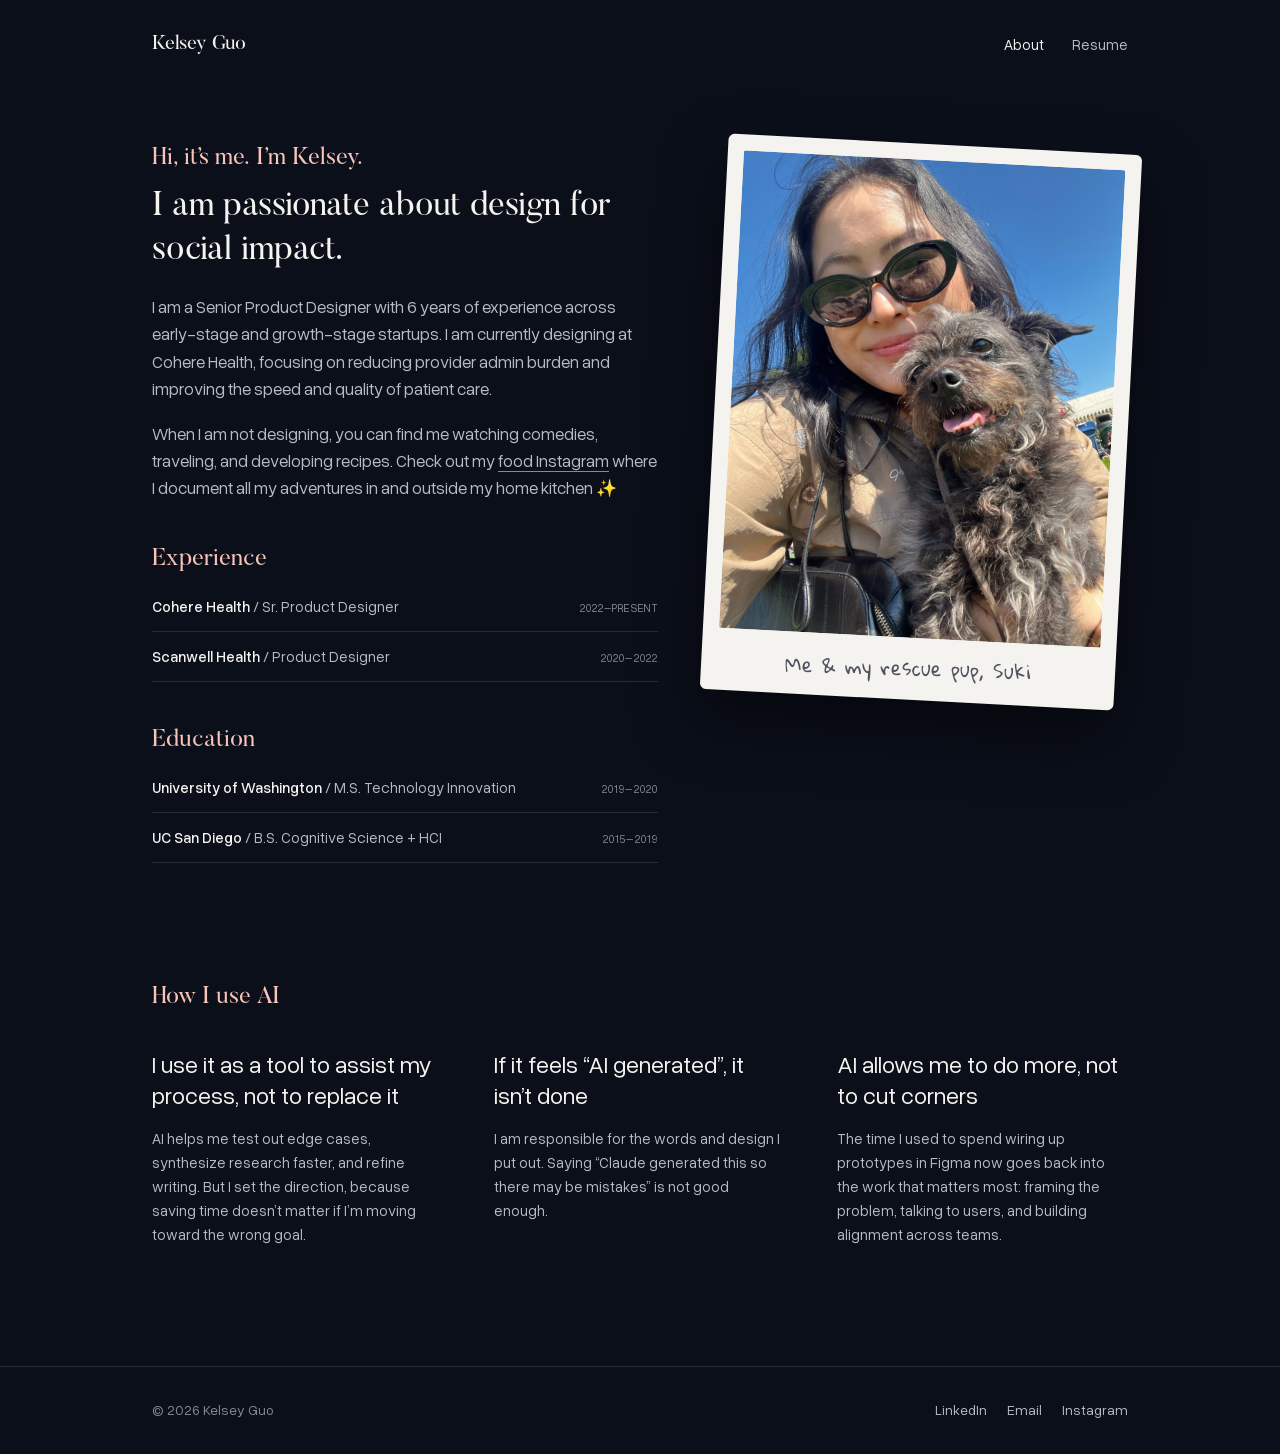
<file: about.html>
<!DOCTYPE html>
<html lang="en">
<head>
  <meta charset="UTF-8">
  <meta name="viewport" content="width=device-width, initial-scale=1">
  <title>About - Kelsey Guo</title>
  <link rel="preconnect" href="https://fonts.googleapis.com">
  <link href="https://fonts.googleapis.com/css2?family=Fraunces:opsz,wght@9..144,400;9..144,500;9..144,600&family=Work+Sans:wght@400;500;600&display=swap" rel="stylesheet">
  <link rel="stylesheet" href="style.css">
</head>
<body>

  <nav class="site-nav">
    <div class="wrap">
      <a href="index.html" class="wordmark">Kelsey Guo</a>
      <div class="nav-links">
        <a href="about.html" aria-current="page">About</a>
        <a href="https://drive.google.com/file/d/1MKLHyuRDNJYFKnCXRcCWQ2kk3Nf8_HWo/view" target="_blank" rel="noopener">Resume</a>
      </div>
    </div>
  </nav>

  <main>
    <div class="wrap about-layout">
      <div class="about-copy">
        <p class="about-label">Hi, it&rsquo;s me. I&rsquo;m Kelsey.</p>
        <h1>I am passionate about design for social impact.</h1>
        <p>I am a Senior Product Designer with 6 years of experience across early-stage and growth-stage startups. I am currently designing at Cohere Health, focusing on reducing provider admin burden and improving the speed and quality of patient care.</p>
        <p>When I am not designing, you can find me watching comedies, traveling, and developing recipes. Check out my <a class="underline-link" href="http://www.instagram.com/kelschini" target="_blank" rel="noopener">food Instagram</a> where I document all my adventures in and outside my home kitchen &#10024;</p>

        <h2 class="about-label about-label--section">Experience</h2>
        <ul class="about-list">
          <li><span class="what"><strong>Cohere Health</strong> / Sr. Product Designer</span><span class="when">2022&ndash;Present</span></li>
          <li><span class="what"><strong>Scanwell Health</strong> / Product Designer</span><span class="when">2020&ndash;2022</span></li>
        </ul>

        <h2 class="about-label about-label--section">Education</h2>
        <ul class="about-list">
          <li><span class="what"><strong>University of Washington</strong> / M.S. Technology Innovation</span><span class="when">2019&ndash;2020</span></li>
          <li><span class="what"><strong>UC San Diego</strong> / B.S. Cognitive Science + HCI</span><span class="when">2015&ndash;2019</span></li>
        </ul>
      </div>
      <div class="about-photo">
        <figure class="polaroid">
          <img src="images/about/kelsey.jpg" alt="Kelsey Guo">
          <figcaption>Me &amp; my rescue pup, Suki</figcaption>
        </figure>
      </div>
    </div>

    <section class="about-ai">
      <div class="wrap">
        <h2>How I use AI</h2>
        <div class="about-ai-grid">
          <div>
            <h3>I use it as a tool to assist my process, not to replace it</h3>
            <p>AI helps me test out edge cases, synthesize research faster, and refine writing. But I set the direction, because saving time doesn&rsquo;t matter if I&rsquo;m moving toward the wrong goal.</p>
          </div>
          <div>
            <h3>If it feels &ldquo;AI generated&rdquo;, it isn&rsquo;t done</h3>
            <p>I am responsible for the words and design I put out. Saying &ldquo;Claude generated this so there may be mistakes&rdquo; is not good enough.</p>
          </div>
          <div>
            <h3>AI allows me to do more, not to cut corners</h3>
            <p>The time I used to spend wiring up prototypes in Figma now goes back into the work that matters most: framing the problem, talking to users, and building alignment across teams.</p>
          </div>
        </div>
      </div>
    </section>
  </main>

  <footer class="site-footer">
    <div class="wrap">
      <span>© 2026 Kelsey Guo</span>
      <div class="footer-links">
        <a href="http://www.linkedin.com/in/kmguo13" target="_blank" rel="noopener">LinkedIn</a>
        <a href="mailto:kmguo13@gmail.com">Email</a>
        <a href="http://www.instagram.com/kelschini" target="_blank" rel="noopener">Instagram</a>
      </div>
    </div>
  </footer>

</body>
</html>
</file>
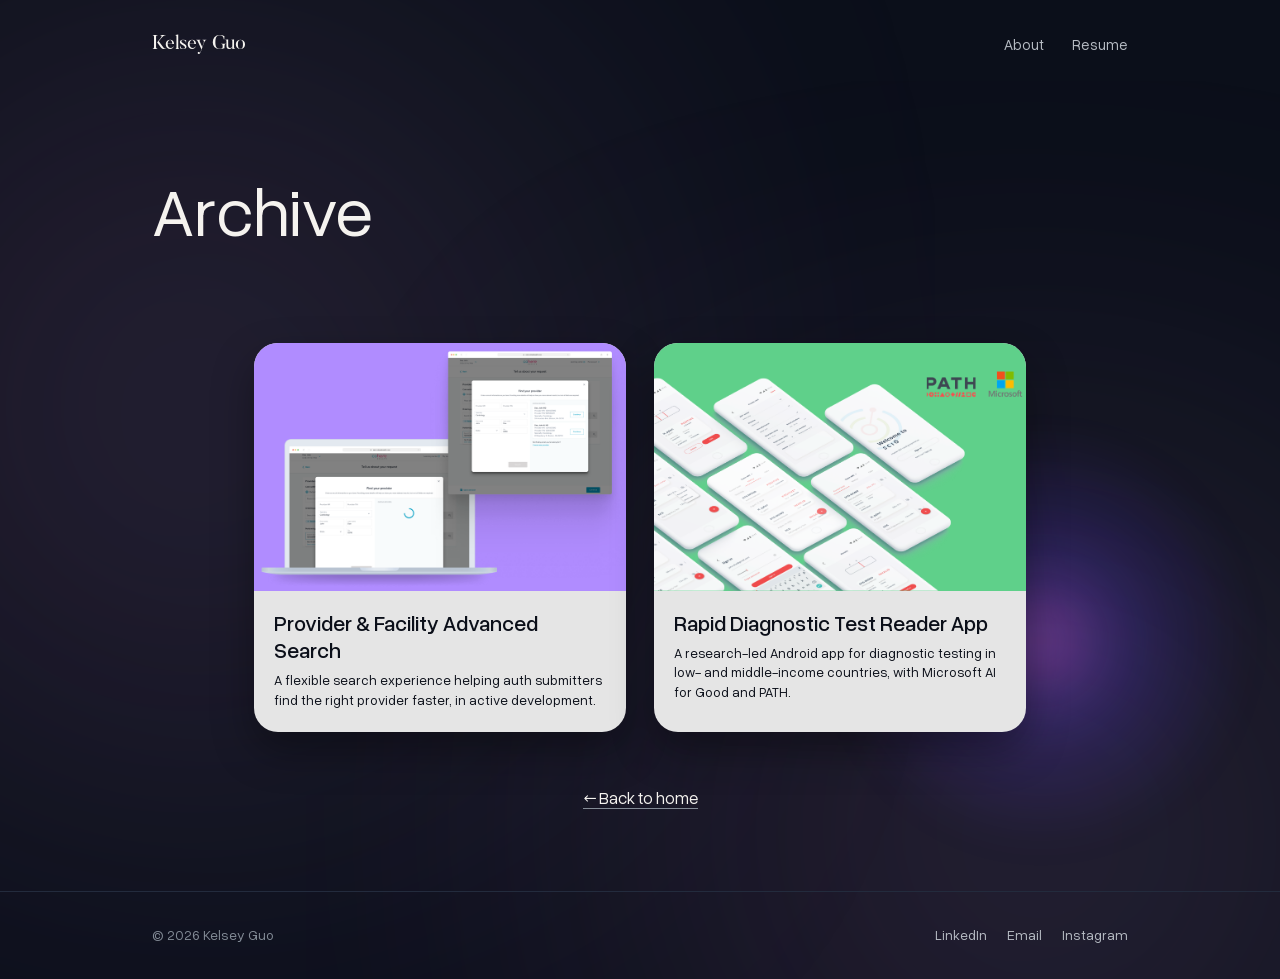
<file: archive.html>
<!DOCTYPE html>
<html lang="en">
<head>
  <meta charset="UTF-8">
  <meta name="viewport" content="width=device-width, initial-scale=1">
  <title>Archive - Kelsey Guo</title>
  <link rel="preconnect" href="https://fonts.googleapis.com">
  <link href="https://fonts.googleapis.com/css2?family=Fraunces:opsz,wght@9..144,400;9..144,500;9..144,600&family=Work+Sans:wght@400;500;600&display=swap" rel="stylesheet">
  <link rel="stylesheet" href="style.css">
</head>
<body class="home">

  <div class="page-clip">
  <nav class="site-nav">
    <div class="wrap">
      <a href="index.html" class="wordmark">Kelsey Guo</a>
      <div class="nav-links">
        <a href="about.html">About</a>
        <a href="https://drive.google.com/file/d/1MKLHyuRDNJYFKnCXRcCWQ2kk3Nf8_HWo/view" target="_blank" rel="noopener">Resume</a>
      </div>
    </div>
  </nav>

  <header class="hero home-hero">
    <div class="hero-glow" aria-hidden="true"></div>
    <div class="wrap">
      <h1>Archive</h1>
    </div>
  </header>

  <main class="home-main">
    <div class="page-glow page-glow-left" aria-hidden="true"><img src="images/hero/glow.svg" alt=""></div>
    <div class="page-glow page-glow-right" aria-hidden="true"><img src="images/hero/glow.svg" alt=""></div>
    <section class="wrap stack-section">
      <div class="work-stack work-stack--flat">

        <a class="stack-card" href="case-pas.html">
          <div class="stack-media stack-media--purple"><img src="images/pas/hero.png" alt="Provider &amp; Facility Advanced Search: the find-your-provider dialog over the request form"></div>
          <div class="stack-body">
            <h3>Provider &amp; Facility Advanced Search</h3>
            <p>A flexible search experience helping auth submitters find the right provider faster, in active development.</p>
          </div>
        </a>

        <a class="stack-card" href="case-rdt.html">
          <div class="stack-media stack-media--green"><img src="images/rdt/hero.png" alt="Rapid Diagnostic Test Reader App: screens from the Android app"></div>
          <div class="stack-body">
            <h3>Rapid Diagnostic Test Reader App</h3>
            <p>A research-led Android app for diagnostic testing in low- and middle-income countries, with Microsoft AI for Good and PATH.</p>
          </div>
        </a>

      </div>
      <p class="archive-link"><a class="underline-link" href="index.html">&larr; Back to home</a></p>
    </section>
  </main>

  <footer class="site-footer">
    <div class="wrap">
      <span>© 2026 Kelsey Guo</span>
      <div class="footer-links">
        <a href="http://www.linkedin.com/in/kmguo13" target="_blank" rel="noopener">LinkedIn</a>
        <a href="mailto:kmguo13@gmail.com">Email</a>
        <a href="http://www.instagram.com/kelschini" target="_blank" rel="noopener">Instagram</a>
      </div>
    </div>
  </footer>
  </div>

  <script src="script.js"></script>
</body>
</html>
</file>
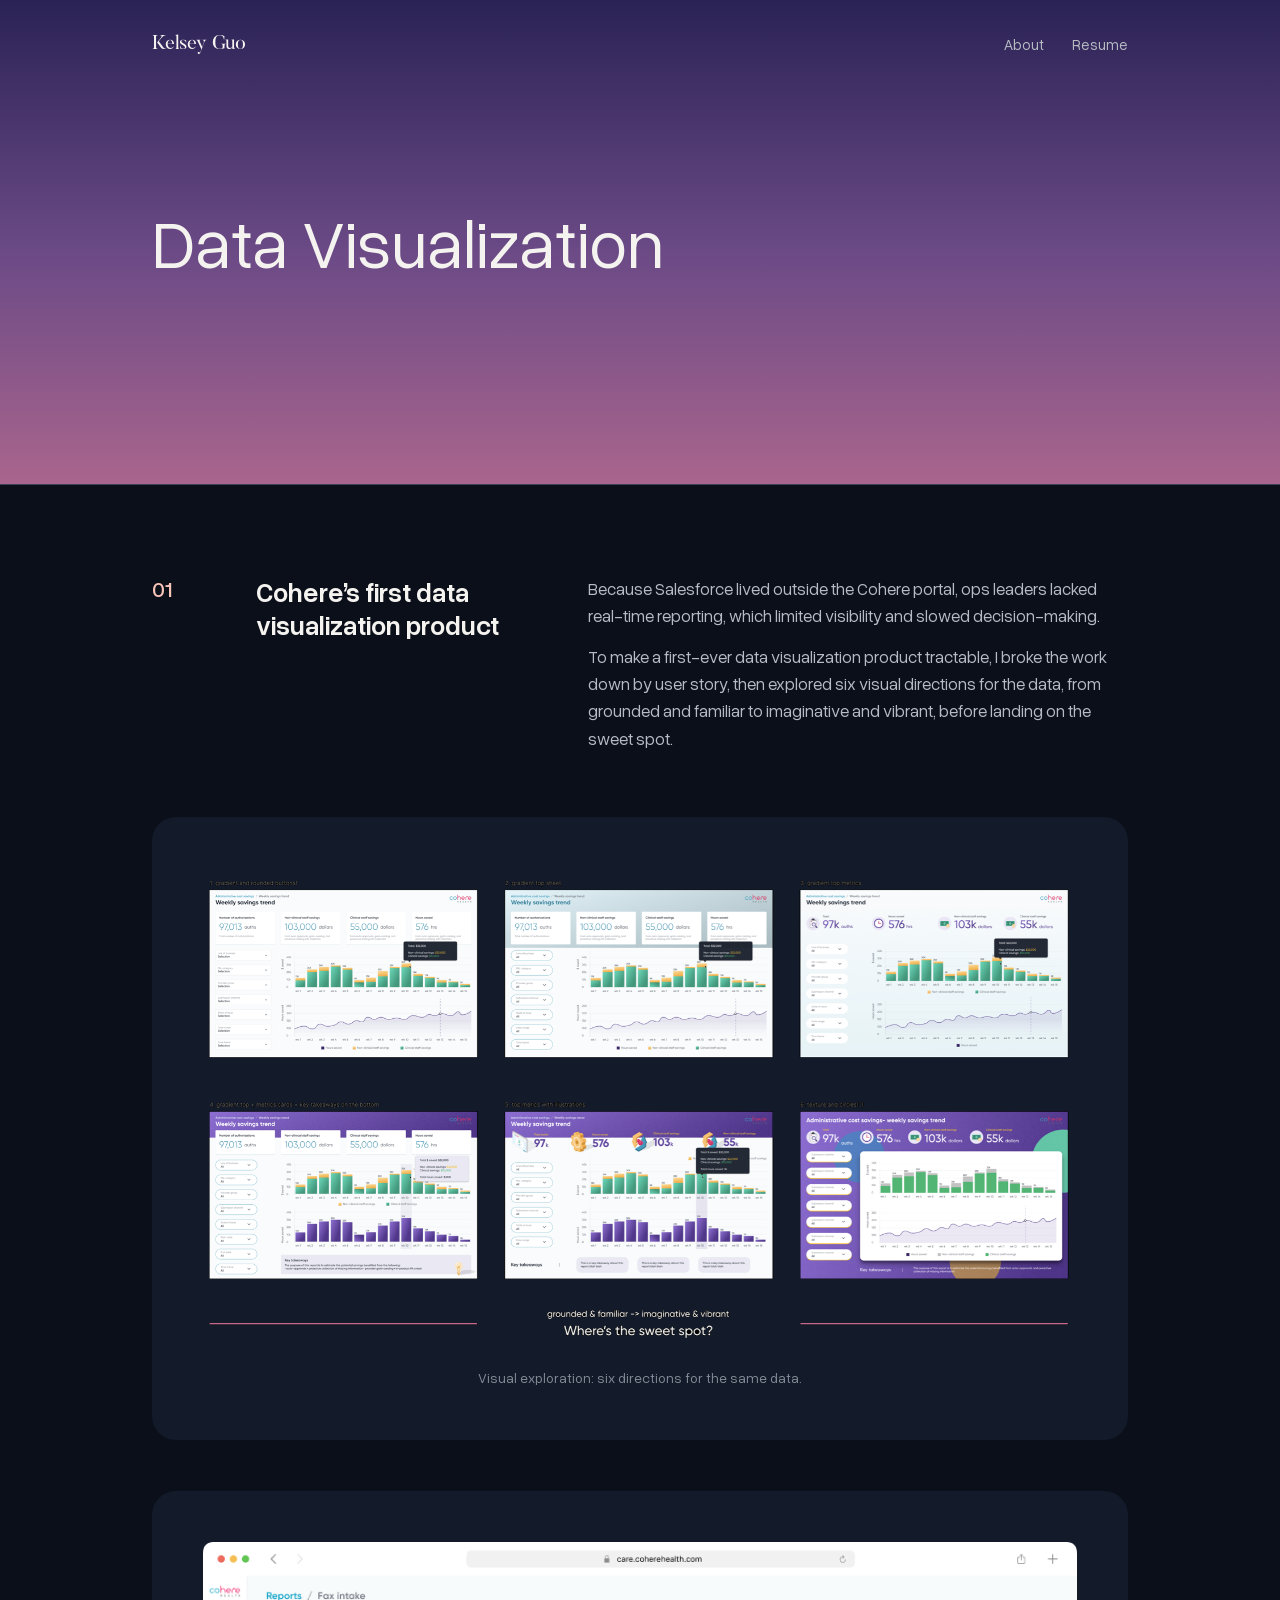
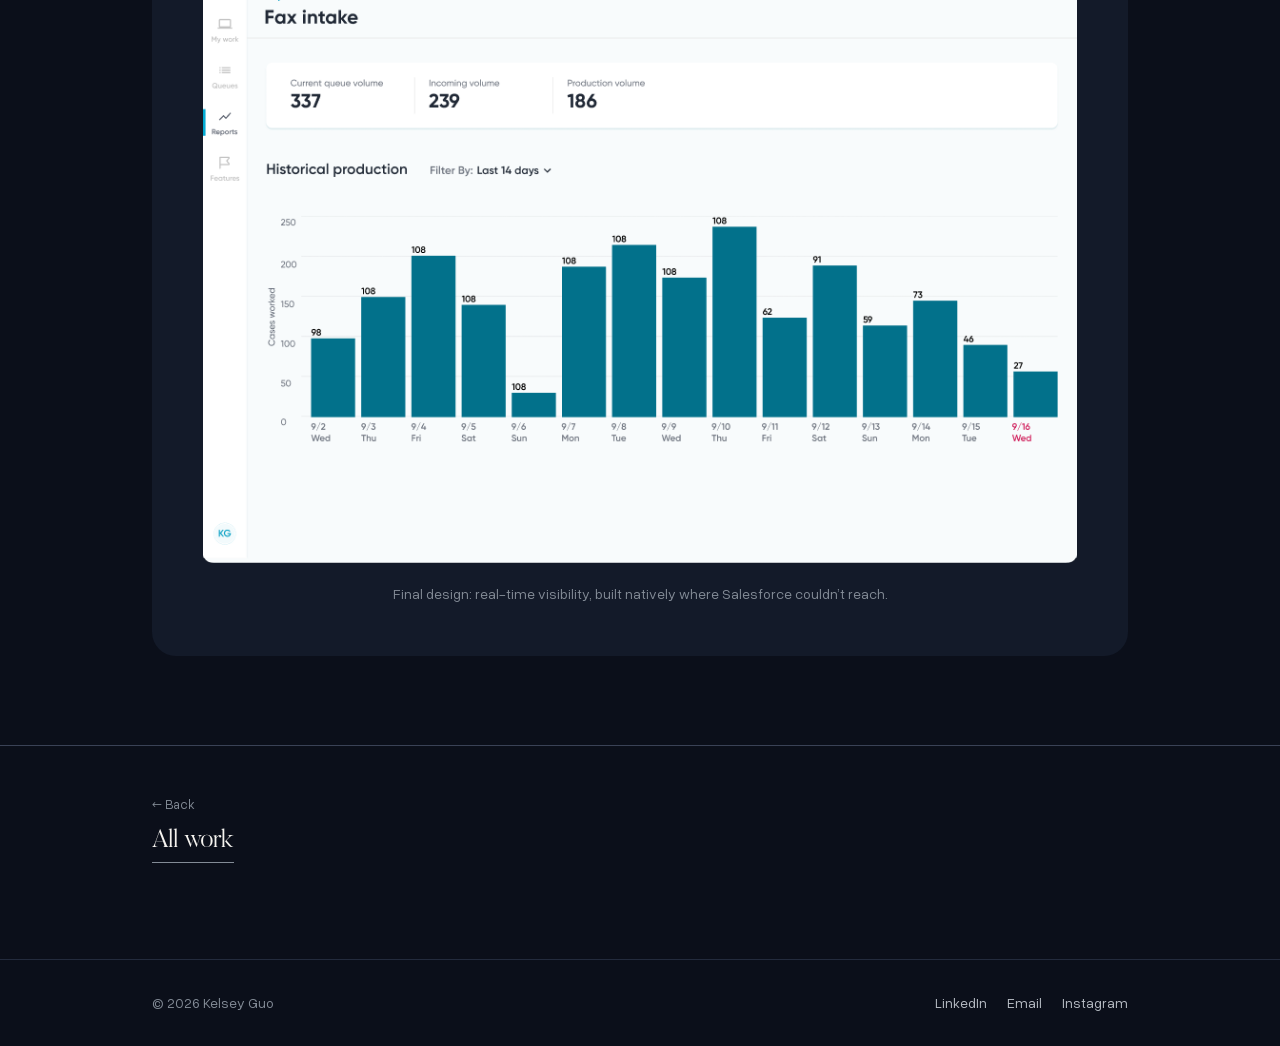
<file: case-data-viz.html>
<!DOCTYPE html>
<html lang="en">
<head>
  <meta charset="UTF-8">
  <meta name="viewport" content="width=device-width, initial-scale=1">
  <title>Data Visualization - Kelsey Guo</title>
  <meta name="robots" content="noindex">
  <link rel="stylesheet" href="style.css">
</head>
<body class="case-v2">

  <div class="cs-hero">
    <nav class="site-nav">
      <div class="wrap">
        <a href="index.html" class="wordmark">Kelsey Guo</a>
        <div class="nav-links">
          <a href="about.html">About</a>
          <a href="https://drive.google.com/file/d/1MKLHyuRDNJYFKnCXRcCWQ2kk3Nf8_HWo/view" target="_blank" rel="noopener">Resume</a>
        </div>
      </div>
    </nav>

    <header class="cs-hero-inner">
      <div class="wrap">
        <h1>Data Visualization</h1>
      </div>
    </header>
  </div>

  <main>
    <section class="cs-section">
      <div class="wrap">
        <div class="cs-row">
          <div class="cs-num">01</div>
          <h2 class="cs-heading">Cohere&rsquo;s first data visualization product</h2>
          <div class="cs-body">
            <p>Because Salesforce lived outside the Cohere portal, ops leaders lacked real-time reporting, which limited visibility and slowed decision-making.</p>
            <p>To make a first-ever data visualization product tractable, I broke the work down by user story, then explored six visual directions for the data, from grounded and familiar to imaginative and vibrant, before landing on the sweet spot.</p>
          </div>
        </div>
        <figure class="cs-figure">
          <img class="flat" src="images/qm/v2/exploration-reporting.png" alt="Six visual style explorations for a reporting dashboard, from a plain data table to an illustrated, colorful layout">
          <figcaption class="cs-caption">Visual exploration: six directions for the same data.</figcaption>
        </figure>
        <figure class="cs-figure">
          <img src="images/qm/v2/reporting.png" alt="In-app reporting dashboard with a historical production bar chart and filter panel">
          <figcaption class="cs-caption">Final design: real-time visibility, built natively where Salesforce couldn&rsquo;t reach.</figcaption>
        </figure>
      </div>
    </section>
  </main>

  <div class="cs-next">
    <div class="wrap">
      <a href="index.html#selected-work" class="underline-link">
        <span class="label">&larr; Back</span>
        <span class="title">All work</span>
      </a>
    </div>
  </div>

  <footer class="site-footer">
    <div class="wrap">
      <span>© 2026 Kelsey Guo</span>
      <div class="footer-links">
        <a href="http://www.linkedin.com/in/kmguo13" target="_blank" rel="noopener">LinkedIn</a>
        <a href="mailto:kmguo13@gmail.com">Email</a>
        <a href="http://www.instagram.com/kelschini" target="_blank" rel="noopener">Instagram</a>
      </div>
    </div>
  </footer>

  <script src="lightbox.js" defer></script>
</body>
</html>
</file>
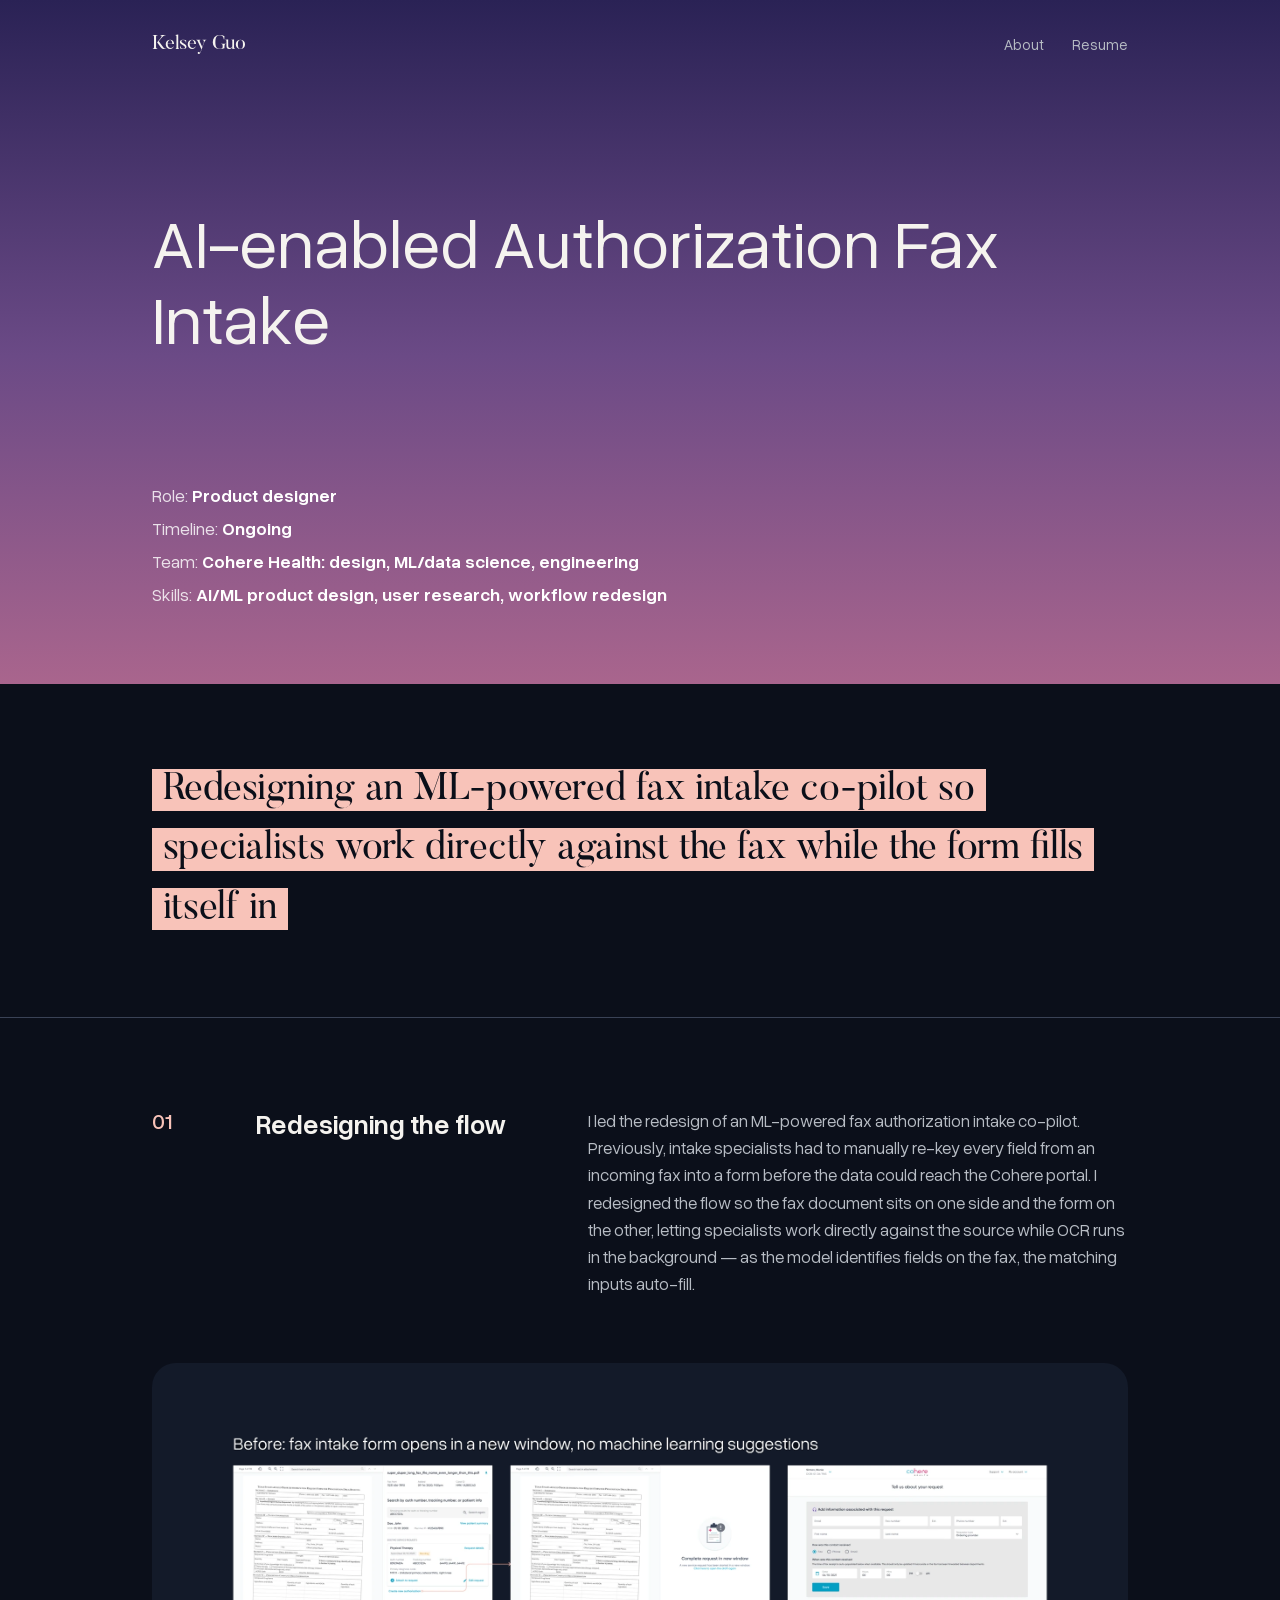
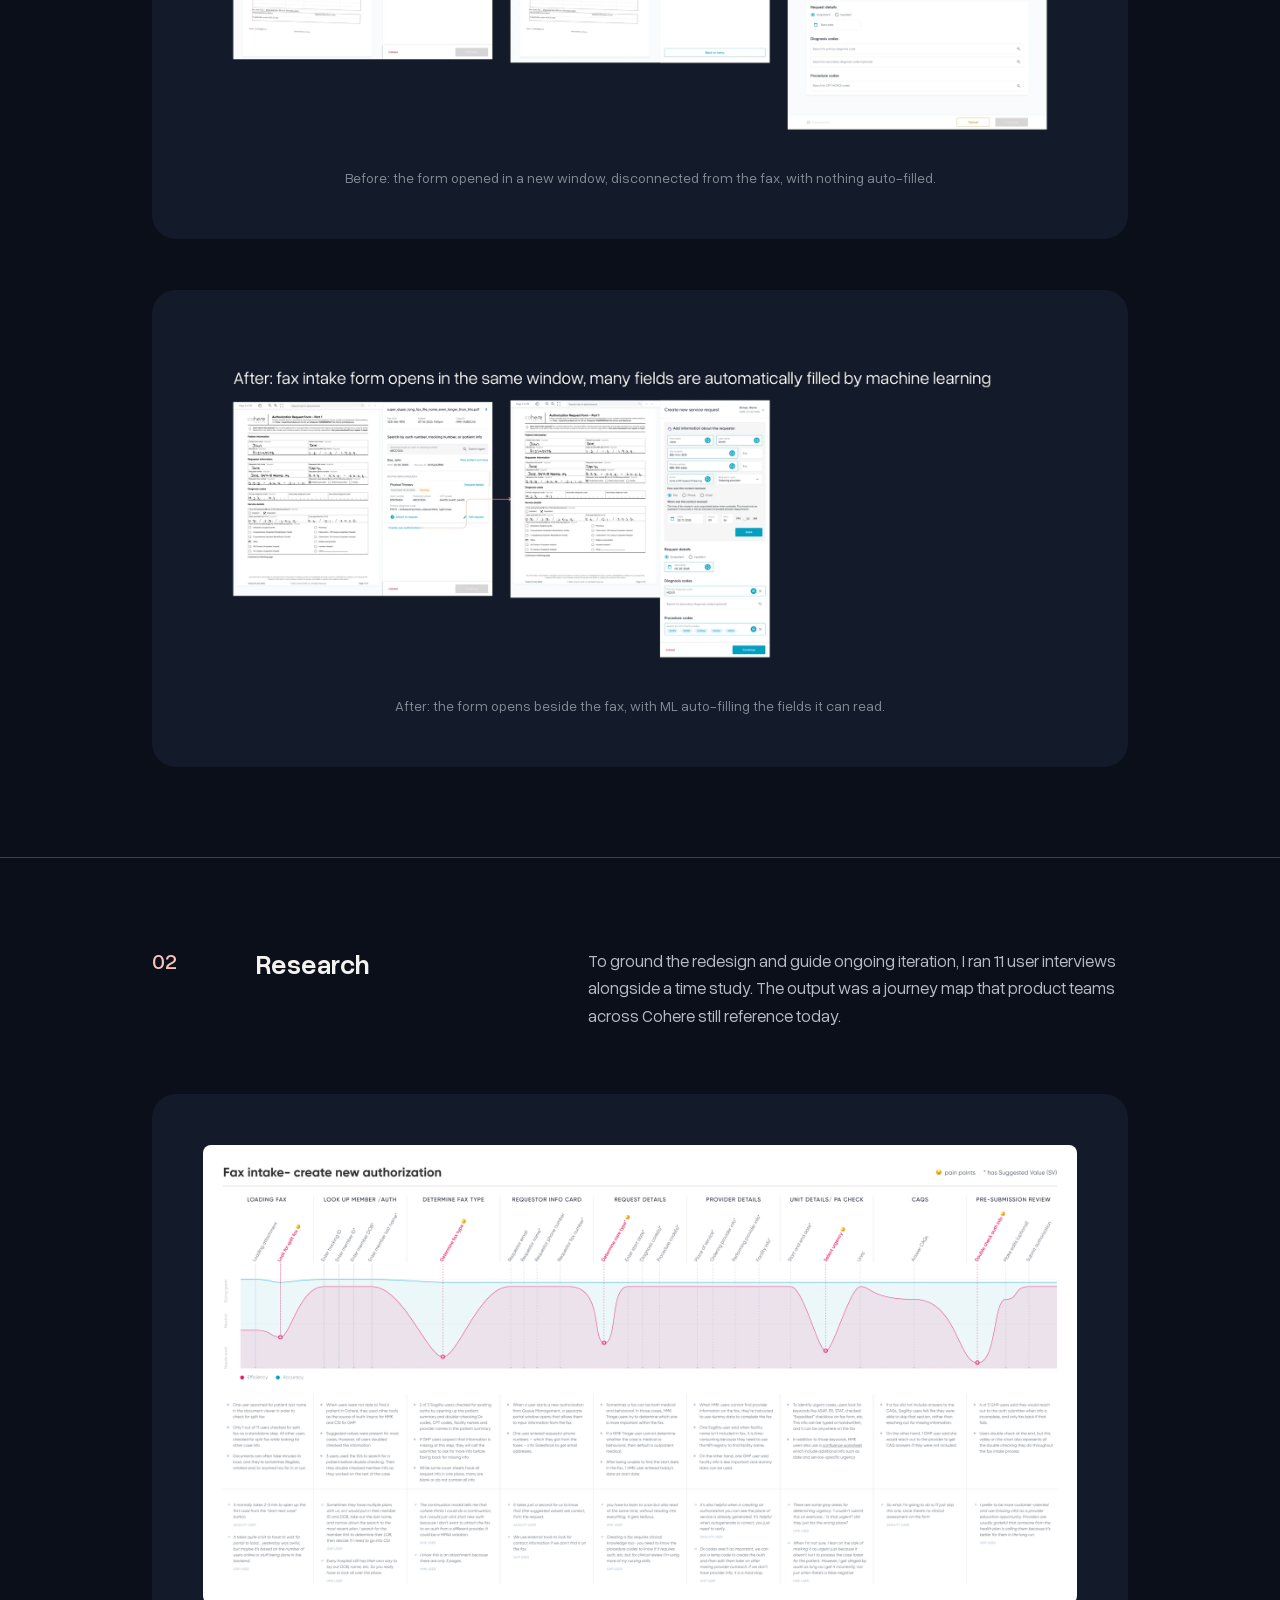
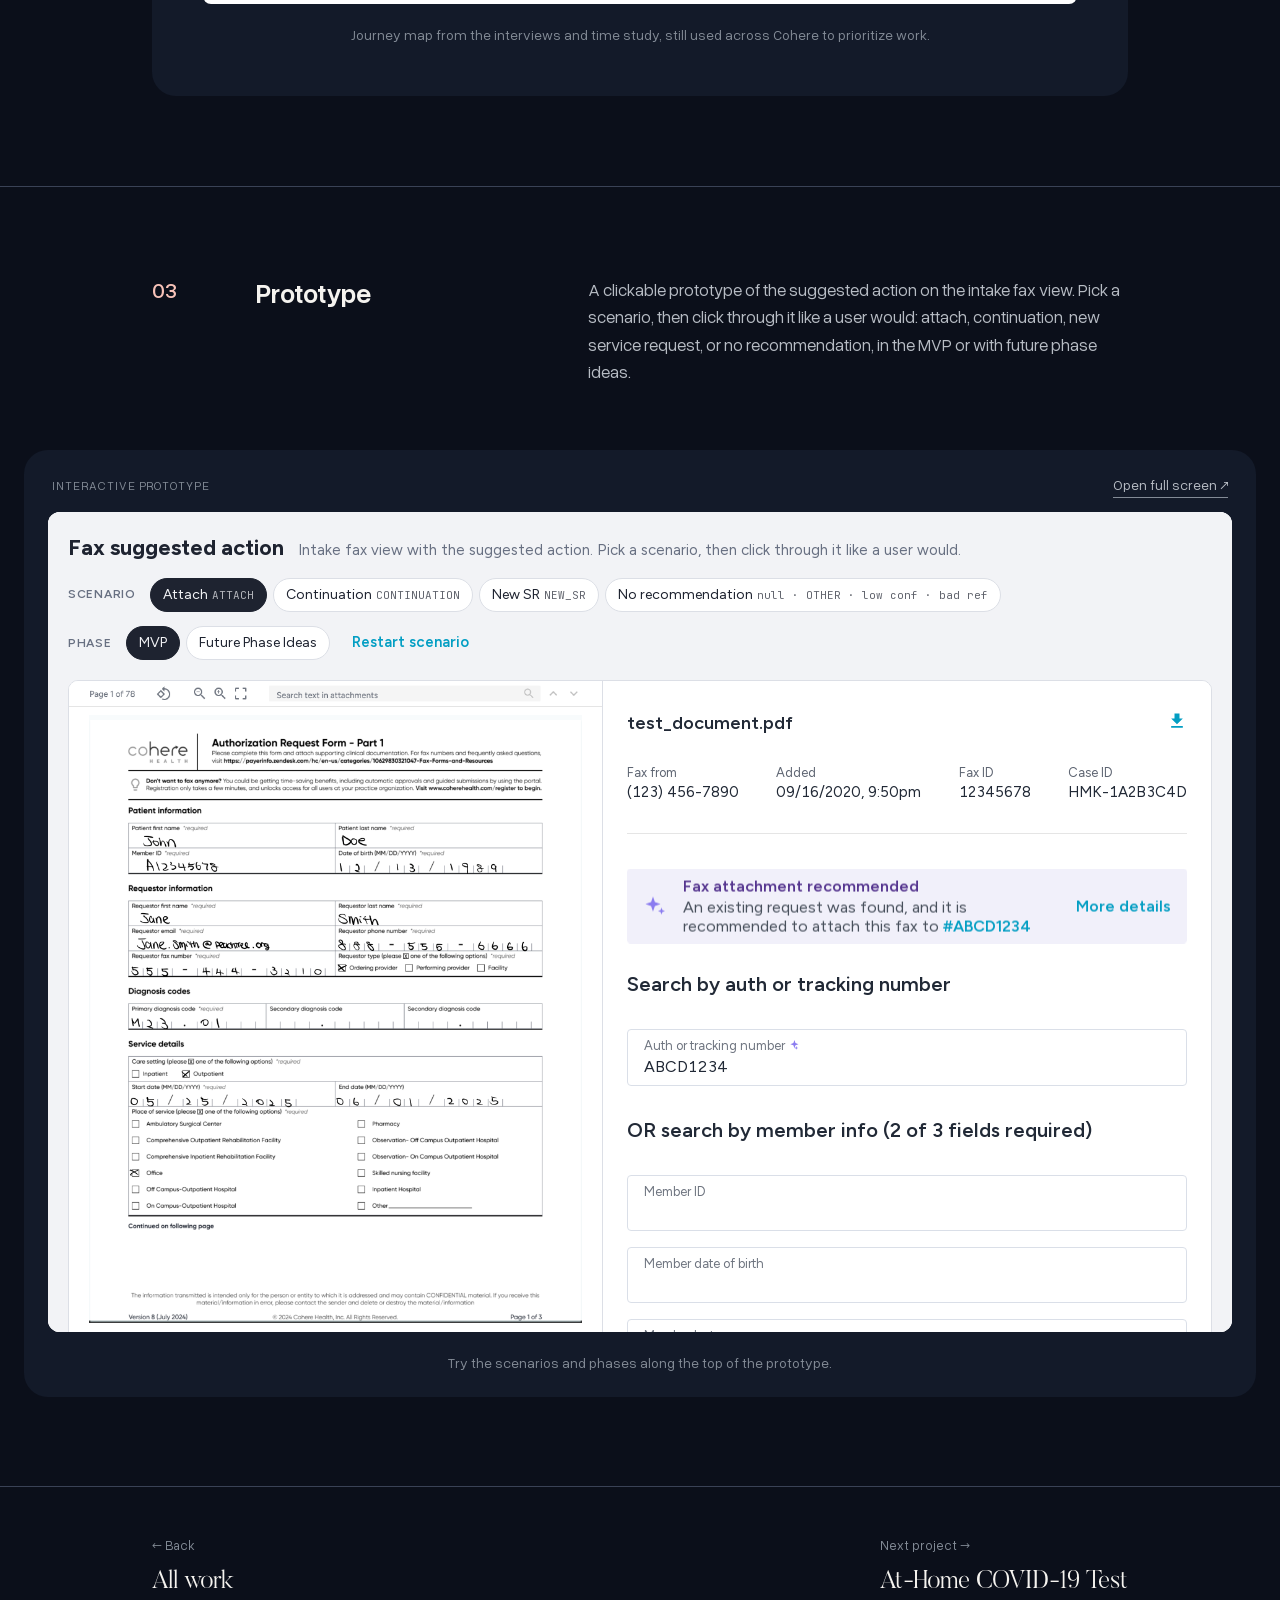
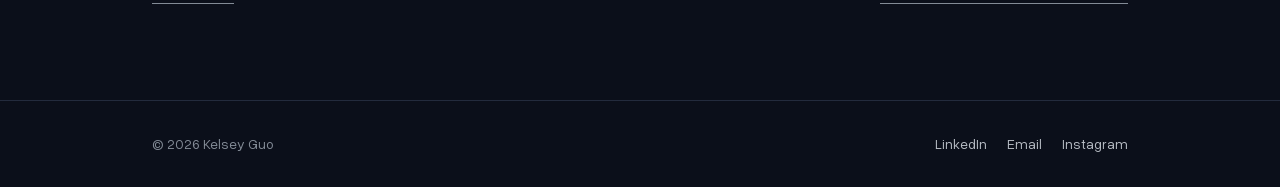
<file: case-fax-intake.html>
<!DOCTYPE html>
<html lang="en">
<head>
  <meta charset="UTF-8">
  <meta name="viewport" content="width=device-width, initial-scale=1">
  <title>AI-enabled Authorization Fax Intake - Kelsey Guo</title>
  <link rel="stylesheet" href="style.css">
</head>
<body class="case-v2">

  <div class="cs-hero">
    <nav class="site-nav">
      <div class="wrap">
        <a href="index.html" class="wordmark">Kelsey Guo</a>
        <div class="nav-links">
          <a href="about.html">About</a>
          <a href="https://drive.google.com/file/d/1MKLHyuRDNJYFKnCXRcCWQ2kk3Nf8_HWo/view" target="_blank" rel="noopener">Resume</a>
        </div>
      </div>
    </nav>

    <header class="cs-hero-inner">
      <div class="wrap">
        <h1>AI-enabled Authorization Fax Intake</h1>
        <div class="cs-meta">
          <p>Role: <strong>Product designer</strong></p>
          <p>Timeline: <strong>Ongoing</strong></p>
          <p>Team: <strong>Cohere Health: design, ML/data science, engineering</strong></p>
          <p>Skills: <strong>AI/ML product design, user research, workflow redesign</strong></p>
        </div>
      </div>
    </header>
  </div>

  <main>
    <section class="cs-intro">
      <div class="wrap">
        <div class="cs-row">
          <div>
            <h2 class="cs-statement"><span>Redesigning an ML-powered fax intake co-pilot so specialists work directly against the fax while the form fills itself in</span></h2>
          </div>
        </div>
      </div>
    </section>

    <section class="cs-section">
      <div class="wrap">
        <div class="cs-row">
          <div class="cs-num">01</div>
          <h2 class="cs-heading">Redesigning the flow</h2>
          <div class="cs-body">
            <p>I led the redesign of an ML-powered fax authorization intake co-pilot. Previously, intake specialists had to manually re-key every field from an incoming fax into a form before the data could reach the Cohere portal. I redesigned the flow so the fax document sits on one side and the form on the other, letting specialists work directly against the source while OCR runs in the background &mdash; as the model identifies fields on the fax, the matching inputs auto-fill.</p>
          </div>
        </div>
        <figure class="cs-figure">
          <img src="images/fax-intake/before-clean.webp" alt="Before: the fax intake form opens in a new window, with no machine learning suggestions">
          <figcaption class="cs-caption">Before: the form opened in a new window, disconnected from the fax, with nothing auto-filled.</figcaption>
        </figure>
        <figure class="cs-figure">
          <img src="images/fax-intake/after-clean.webp" alt="After: the fax intake form opens in the same window, with many fields automatically filled by machine learning">
          <figcaption class="cs-caption">After: the form opens beside the fax, with ML auto-filling the fields it can read.</figcaption>
        </figure>
      </div>
    </section>

    <section class="cs-section">
      <div class="wrap">
        <div class="cs-row">
          <div class="cs-num">02</div>
          <h2 class="cs-heading">Research</h2>
          <div class="cs-body">
            <p>To ground the redesign and guide ongoing iteration, I ran 11 user interviews alongside a time study. The output was a journey map that product teams across Cohere still reference today.</p>
          </div>
        </div>
        <figure class="cs-figure">
          <img src="images/fax-intake/journey-map.png" alt="Fax intake journey map plotting efficiency and accuracy across nine steps, from loading the fax to submitting the authorization, with pain points and user quotes at each stage">
          <figcaption class="cs-caption">Journey map from the interviews and time study, still used across Cohere to prioritize work.</figcaption>
        </figure>
      </div>
    </section>

    <section class="cs-section">
      <div class="wrap">
        <div class="cs-row">
          <div class="cs-num">03</div>
          <h2 class="cs-heading">Prototype</h2>
          <div class="cs-body">
            <p>A clickable prototype of the suggested action on the intake fax view. Pick a scenario, then click through it like a user would: attach, continuation, new service request, or no recommendation, in the MVP or with future phase ideas.</p>
          </div>
        </div>
      </div>
      <figure class="cs-figure cs-proto" data-design-width="1000" data-height="820">
        <div class="cs-proto-bar">
          <span class="label">Interactive prototype</span>
          <a class="underline-link" href="prototypes/fax-suggested-action/" target="_blank" rel="noopener">Open full screen &#8599;</a>
        </div>
        <div class="cs-proto-frame">
          <iframe src="prototypes/fax-suggested-action/" title="Fax suggested action prototype" loading="lazy"></iframe>
        </div>
        <figcaption class="cs-caption">Try the scenarios and phases along the top of the prototype.</figcaption>
      </figure>
    </section>
  </main>

  <div class="cs-next">
    <div class="wrap">
      <a href="index.html#selected-work" class="underline-link">
        <span class="label">&larr; Back</span>
        <span class="title">All work</span>
      </a>
      <a href="case-scanwell.html" class="underline-link">
        <span class="label">Next project &rarr;</span>
        <span class="title">At-Home COVID-19 Test</span>
      </a>
    </div>
  </div>

  <footer class="site-footer">
    <div class="wrap">
      <span>© 2026 Kelsey Guo</span>
      <div class="footer-links">
        <a href="http://www.linkedin.com/in/kmguo13" target="_blank" rel="noopener">LinkedIn</a>
        <a href="mailto:kmguo13@gmail.com">Email</a>
        <a href="http://www.instagram.com/kelschini" target="_blank" rel="noopener">Instagram</a>
      </div>
    </div>
  </footer>

  <script src="lightbox.js" defer></script>
  <script src="prototype-frame.js" defer></script>
</body>
</html>
</file>
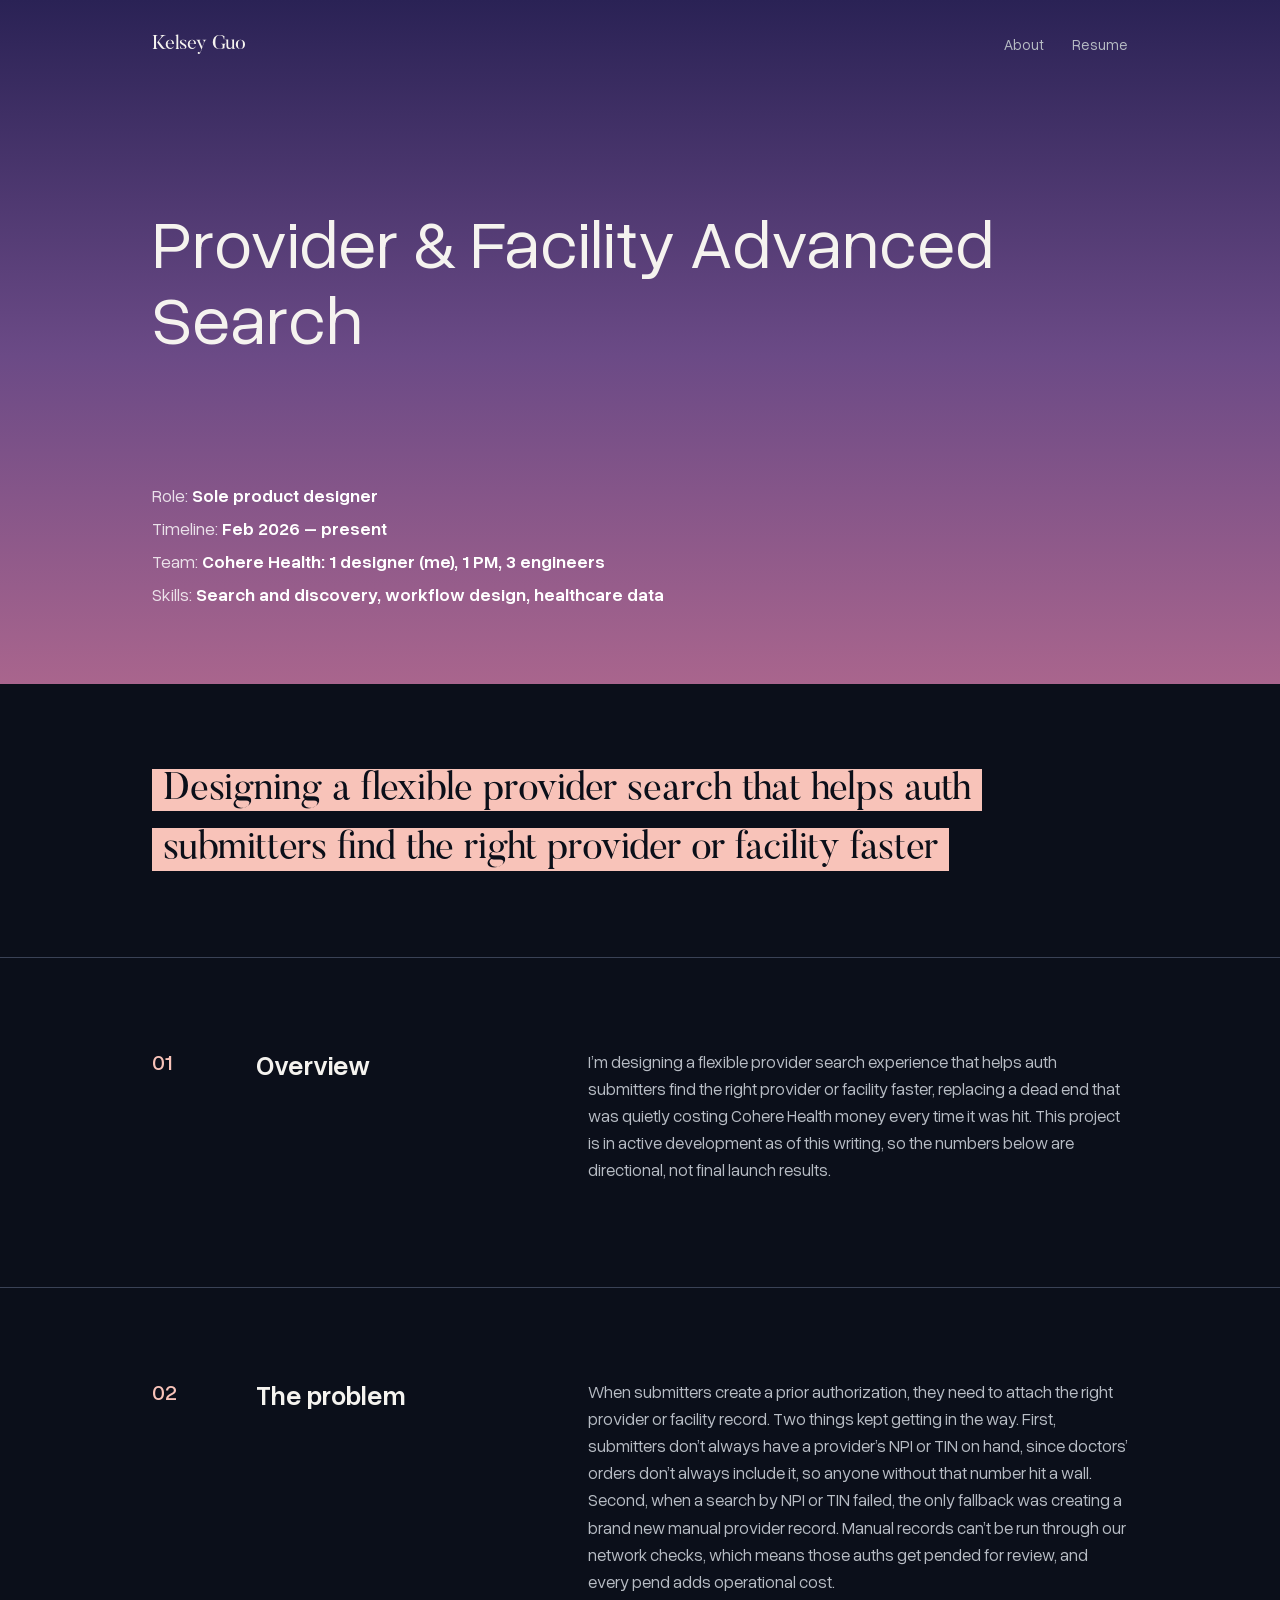
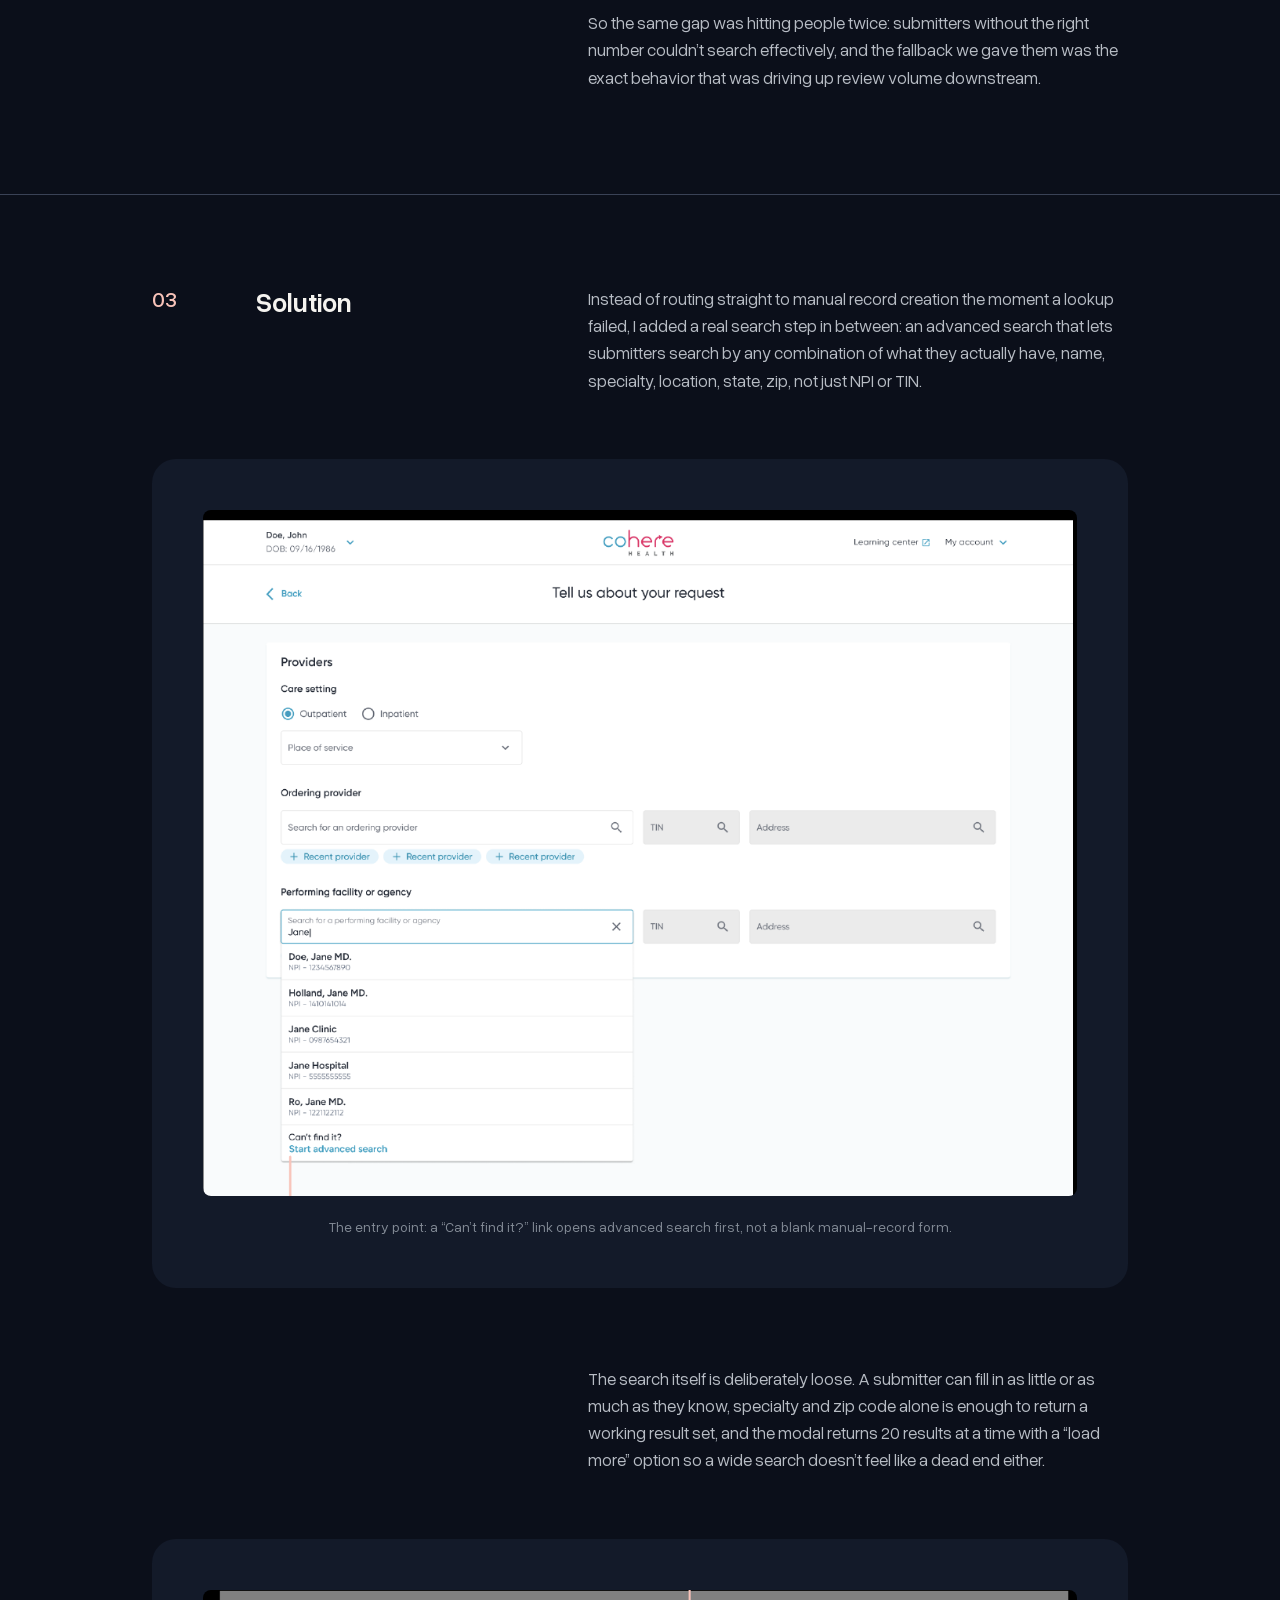
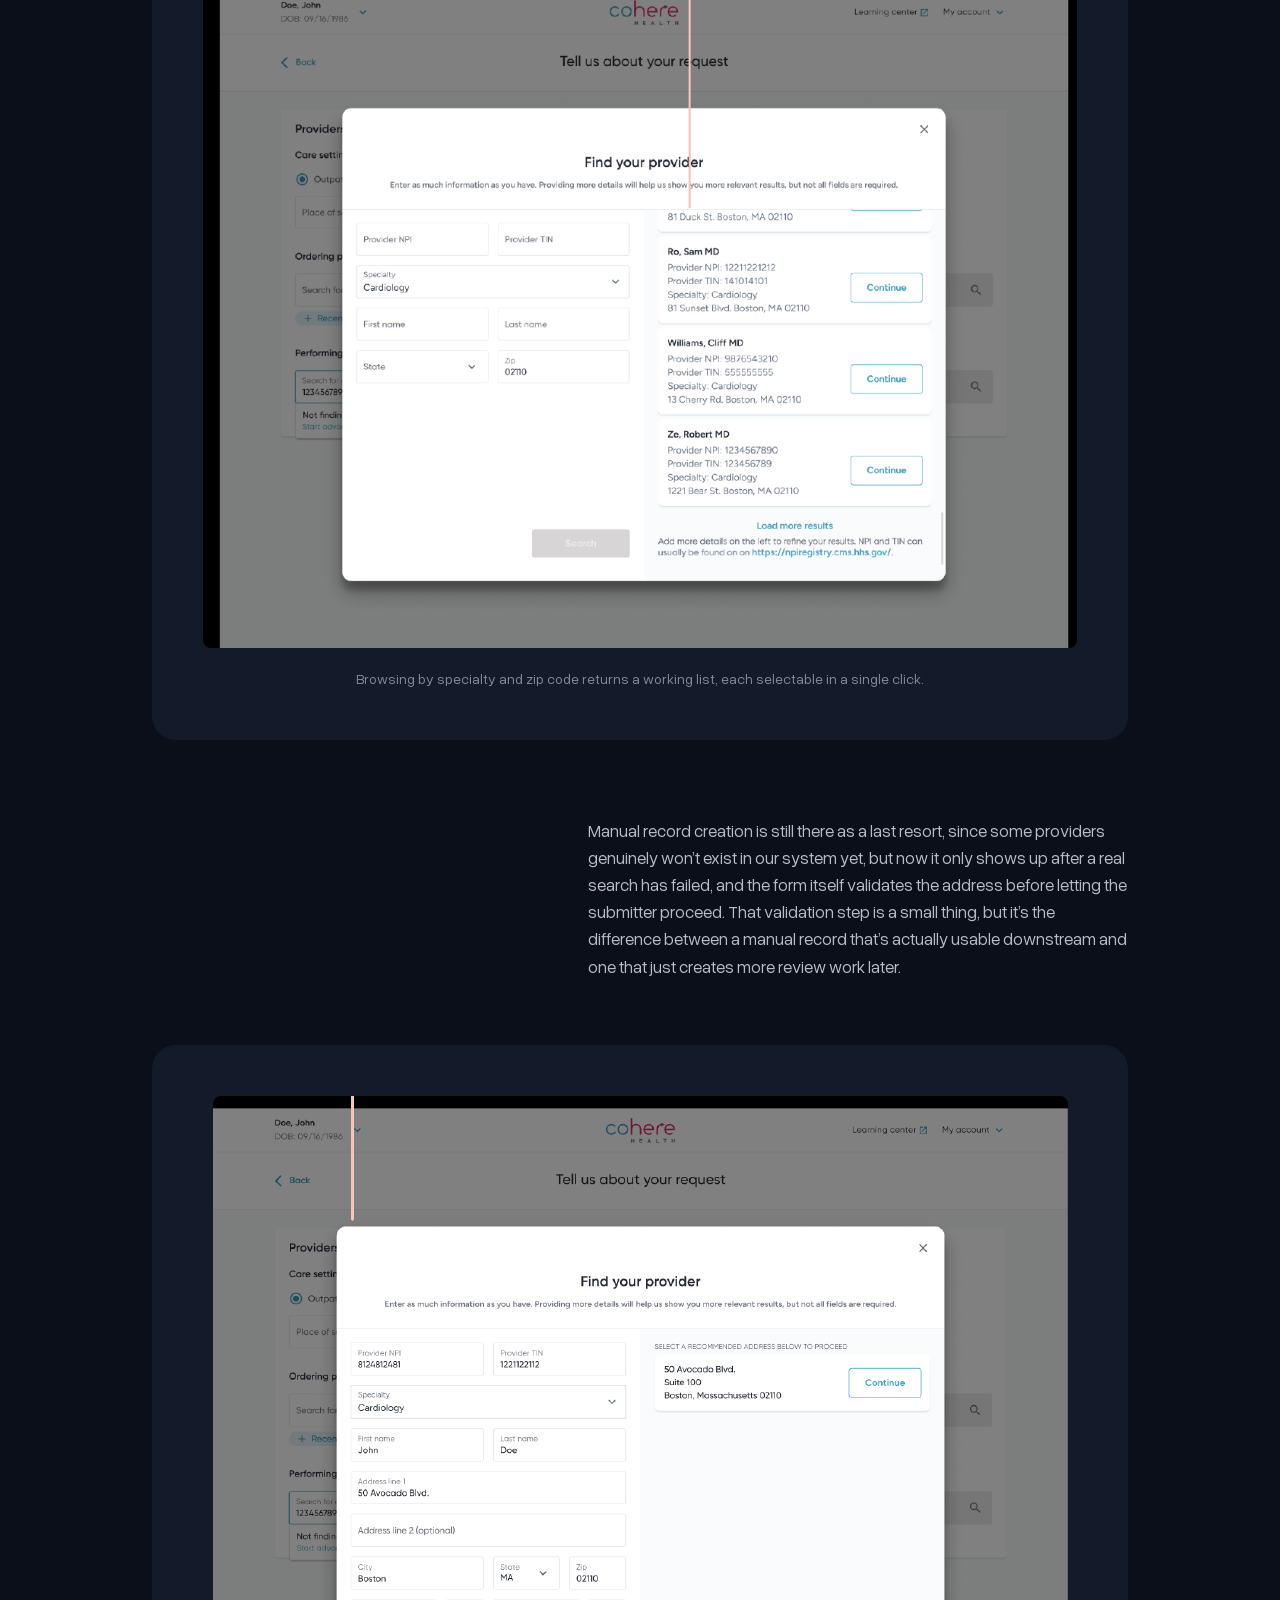
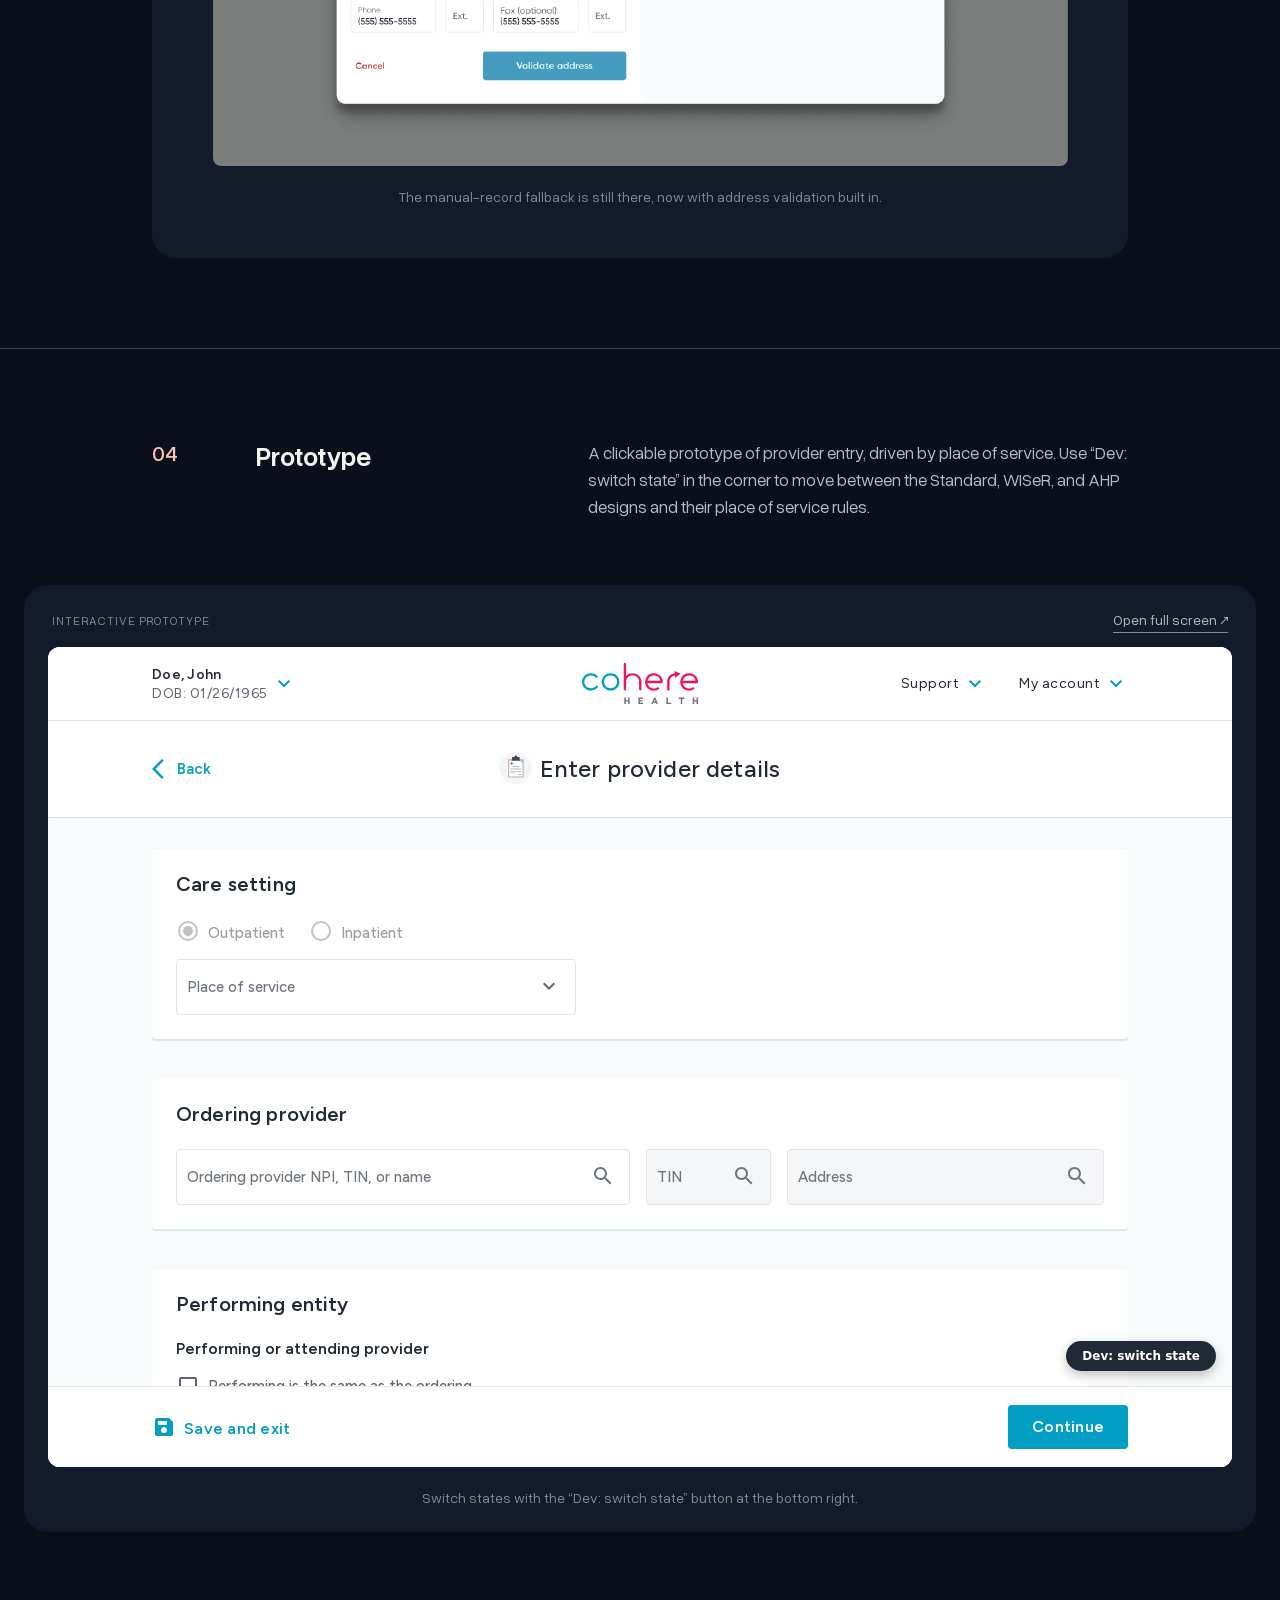
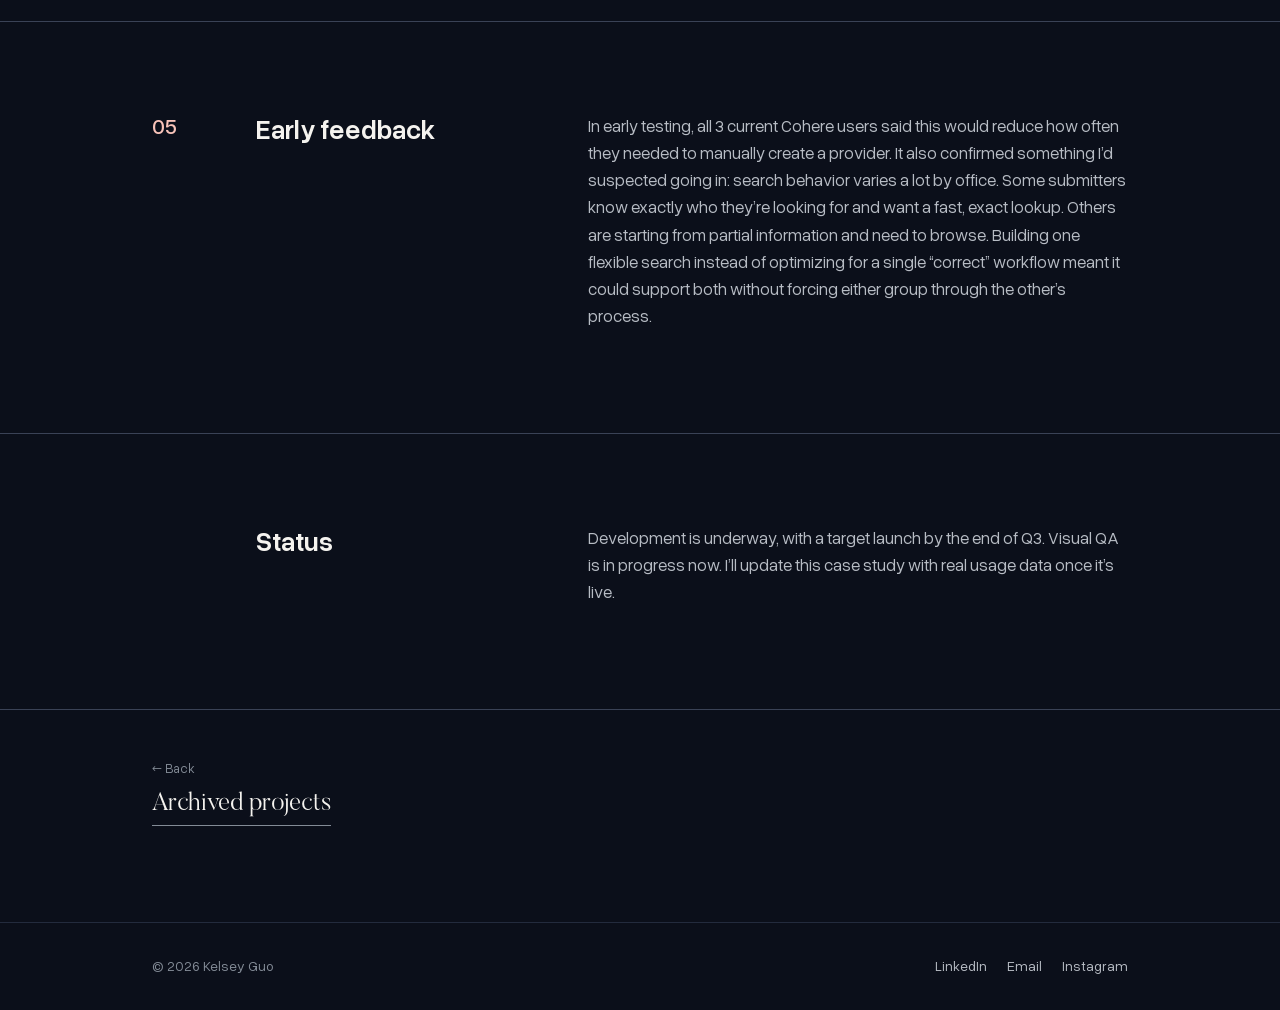
<file: case-pas.html>
<!DOCTYPE html>
<html lang="en">
<head>
  <meta charset="UTF-8">
  <meta name="viewport" content="width=device-width, initial-scale=1">
  <title>Provider &amp; Facility Advanced Search - Kelsey Guo</title>
  <link rel="stylesheet" href="style.css">
</head>
<body class="case-v2">

  <div class="cs-hero">
    <nav class="site-nav">
      <div class="wrap">
        <a href="index.html" class="wordmark">Kelsey Guo</a>
        <div class="nav-links">
          <a href="about.html">About</a>
          <a href="https://drive.google.com/file/d/1MKLHyuRDNJYFKnCXRcCWQ2kk3Nf8_HWo/view" target="_blank" rel="noopener">Resume</a>
        </div>
      </div>
    </nav>

    <header class="cs-hero-inner">
      <div class="wrap">
        <h1>Provider &amp; Facility Advanced Search</h1>
        <div class="cs-meta">
          <p>Role: <strong>Sole product designer</strong></p>
          <p>Timeline: <strong>Feb 2026 &ndash; present</strong></p>
          <p>Team: <strong>Cohere Health: 1 designer (me), 1 PM, 3 engineers</strong></p>
          <p>Skills: <strong>Search and discovery, workflow design, healthcare data</strong></p>
        </div>
      </div>
    </header>
  </div>

  <main>
    <section class="cs-intro">
      <div class="wrap">
        <div class="cs-row">
          <div>
            <h2 class="cs-statement"><span>Designing a flexible provider search that helps auth submitters find the right provider or facility faster</span></h2>
          </div>
        </div>
      </div>
    </section>

    <section class="cs-section">
      <div class="wrap">
        <div class="cs-row">
          <div class="cs-num">01</div>
          <h2 class="cs-heading">Overview</h2>
          <div class="cs-body">
            <p>I&rsquo;m designing a flexible provider search experience that helps auth submitters find the right provider or facility faster, replacing a dead end that was quietly costing Cohere Health money every time it was hit. This project is in active development as of this writing, so the numbers below are directional, not final launch results.</p>
          </div>
        </div>
      </div>
    </section>

    <section class="cs-section">
      <div class="wrap">
        <div class="cs-row">
          <div class="cs-num">02</div>
          <h2 class="cs-heading">The problem</h2>
          <div class="cs-body">
            <p>When submitters create a prior authorization, they need to attach the right provider or facility record. Two things kept getting in the way. First, submitters don&rsquo;t always have a provider&rsquo;s NPI or TIN on hand, since doctors&rsquo; orders don&rsquo;t always include it, so anyone without that number hit a wall. Second, when a search by NPI or TIN failed, the only fallback was creating a brand new manual provider record. Manual records can&rsquo;t be run through our network checks, which means those auths get pended for review, and every pend adds operational cost.</p>
            <p>So the same gap was hitting people twice: submitters without the right number couldn&rsquo;t search effectively, and the fallback we gave them was the exact behavior that was driving up review volume downstream.</p>
          </div>
        </div>
      </div>
    </section>

    <section class="cs-section">
      <div class="wrap">
        <div class="cs-row">
          <div class="cs-num">03</div>
          <h2 class="cs-heading">Solution</h2>
          <div class="cs-body">
            <p>Instead of routing straight to manual record creation the moment a lookup failed, I added a real search step in between: an advanced search that lets submitters search by any combination of what they actually have, name, specialty, location, state, zip, not just NPI or TIN.</p>
          </div>
        </div>
        <figure class="cs-figure">
          <img src="images/pas/trigger.png" alt="Provider search dropdown with a Can't find it, Start advanced search link">
          <figcaption class="cs-caption">The entry point: a &ldquo;Can&rsquo;t find it?&rdquo; link opens advanced search first, not a blank manual-record form.</figcaption>
        </figure>
        <div class="cs-row" style="margin-top: clamp(48px, 6vw, 88px);">
          <div></div>
          <div></div>
          <div class="cs-body">
            <p>The search itself is deliberately loose. A submitter can fill in as little or as much as they know, specialty and zip code alone is enough to return a working result set, and the modal returns 20 results at a time with a &ldquo;load more&rdquo; option so a wide search doesn&rsquo;t feel like a dead end either.</p>
          </div>
        </div>
        <figure class="cs-figure">
          <img src="images/pas/browse-results.png" alt="Advanced search results modal showing a list of matching providers with Continue buttons">
          <figcaption class="cs-caption">Browsing by specialty and zip code returns a working list, each selectable in a single click.</figcaption>
        </figure>
        <div class="cs-row" style="margin-top: clamp(48px, 6vw, 88px);">
          <div></div>
          <div></div>
          <div class="cs-body">
            <p>Manual record creation is still there as a last resort, since some providers genuinely won&rsquo;t exist in our system yet, but now it only shows up after a real search has failed, and the form itself validates the address before letting the submitter proceed. That validation step is a small thing, but it&rsquo;s the difference between a manual record that&rsquo;s actually usable downstream and one that just creates more review work later.</p>
          </div>
        </div>
        <figure class="cs-figure">
          <img src="images/pas/manual-record.png" alt="Manual provider record form with an address validated and a Continue button">
          <figcaption class="cs-caption">The manual-record fallback is still there, now with address validation built in.</figcaption>
        </figure>
      </div>
    </section>

    <section class="cs-section">
      <div class="wrap">
        <div class="cs-row">
          <div class="cs-num">04</div>
          <h2 class="cs-heading">Prototype</h2>
          <div class="cs-body">
            <p>A clickable prototype of provider entry, driven by place of service. Use &ldquo;Dev: switch state&rdquo; in the corner to move between the Standard, WISeR, and AHP designs and their place of service rules.</p>
          </div>
        </div>
      </div>
      <figure class="cs-figure cs-proto" data-design-width="1100" data-height="820">
        <div class="cs-proto-bar">
          <span class="label">Interactive prototype</span>
          <a class="underline-link" href="prototypes/provider-entry/" target="_blank" rel="noopener">Open full screen &#8599;</a>
        </div>
        <div class="cs-proto-frame">
          <iframe src="prototypes/provider-entry/" title="Place of service driven provider entry prototype" loading="lazy"></iframe>
        </div>
        <figcaption class="cs-caption">Switch states with the &ldquo;Dev: switch state&rdquo; button at the bottom right.</figcaption>
      </figure>
    </section>

    <section class="cs-section">
      <div class="wrap">
        <div class="cs-row">
          <div class="cs-num">05</div>
          <h2 class="cs-heading">Early feedback</h2>
          <div class="cs-body">
            <p>In early testing, all 3 current Cohere users said this would reduce how often they needed to manually create a provider. It also confirmed something I&rsquo;d suspected going in: search behavior varies a lot by office. Some submitters know exactly who they&rsquo;re looking for and want a fast, exact lookup. Others are starting from partial information and need to browse. Building one flexible search instead of optimizing for a single &ldquo;correct&rdquo; workflow meant it could support both without forcing either group through the other&rsquo;s process.</p>
          </div>
        </div>
      </div>
    </section>

    <section class="cs-section cs-outcomes">
      <div class="wrap">
        <div class="cs-row">
          <div></div>
          <h2 class="cs-heading">Status</h2>
          <div class="cs-body">
            <p>Development is underway, with a target launch by the end of Q3. Visual QA is in progress now. I&rsquo;ll update this case study with real usage data once it&rsquo;s live.</p>
          </div>
        </div>
      </div>
    </section>
  </main>

  <div class="cs-next">
    <div class="wrap">
      <a href="archive.html" class="underline-link">
        <span class="label">&larr; Back</span>
        <span class="title">Archived projects</span>
      </a>
    </div>
  </div>

  <footer class="site-footer">
    <div class="wrap">
      <span>© 2026 Kelsey Guo</span>
      <div class="footer-links">
        <a href="http://www.linkedin.com/in/kmguo13" target="_blank" rel="noopener">LinkedIn</a>
        <a href="mailto:kmguo13@gmail.com">Email</a>
        <a href="http://www.instagram.com/kelschini" target="_blank" rel="noopener">Instagram</a>
      </div>
    </div>
  </footer>

  <script src="lightbox.js" defer></script>
  <script src="prototype-frame.js" defer></script>
</body>
</html>
</file>
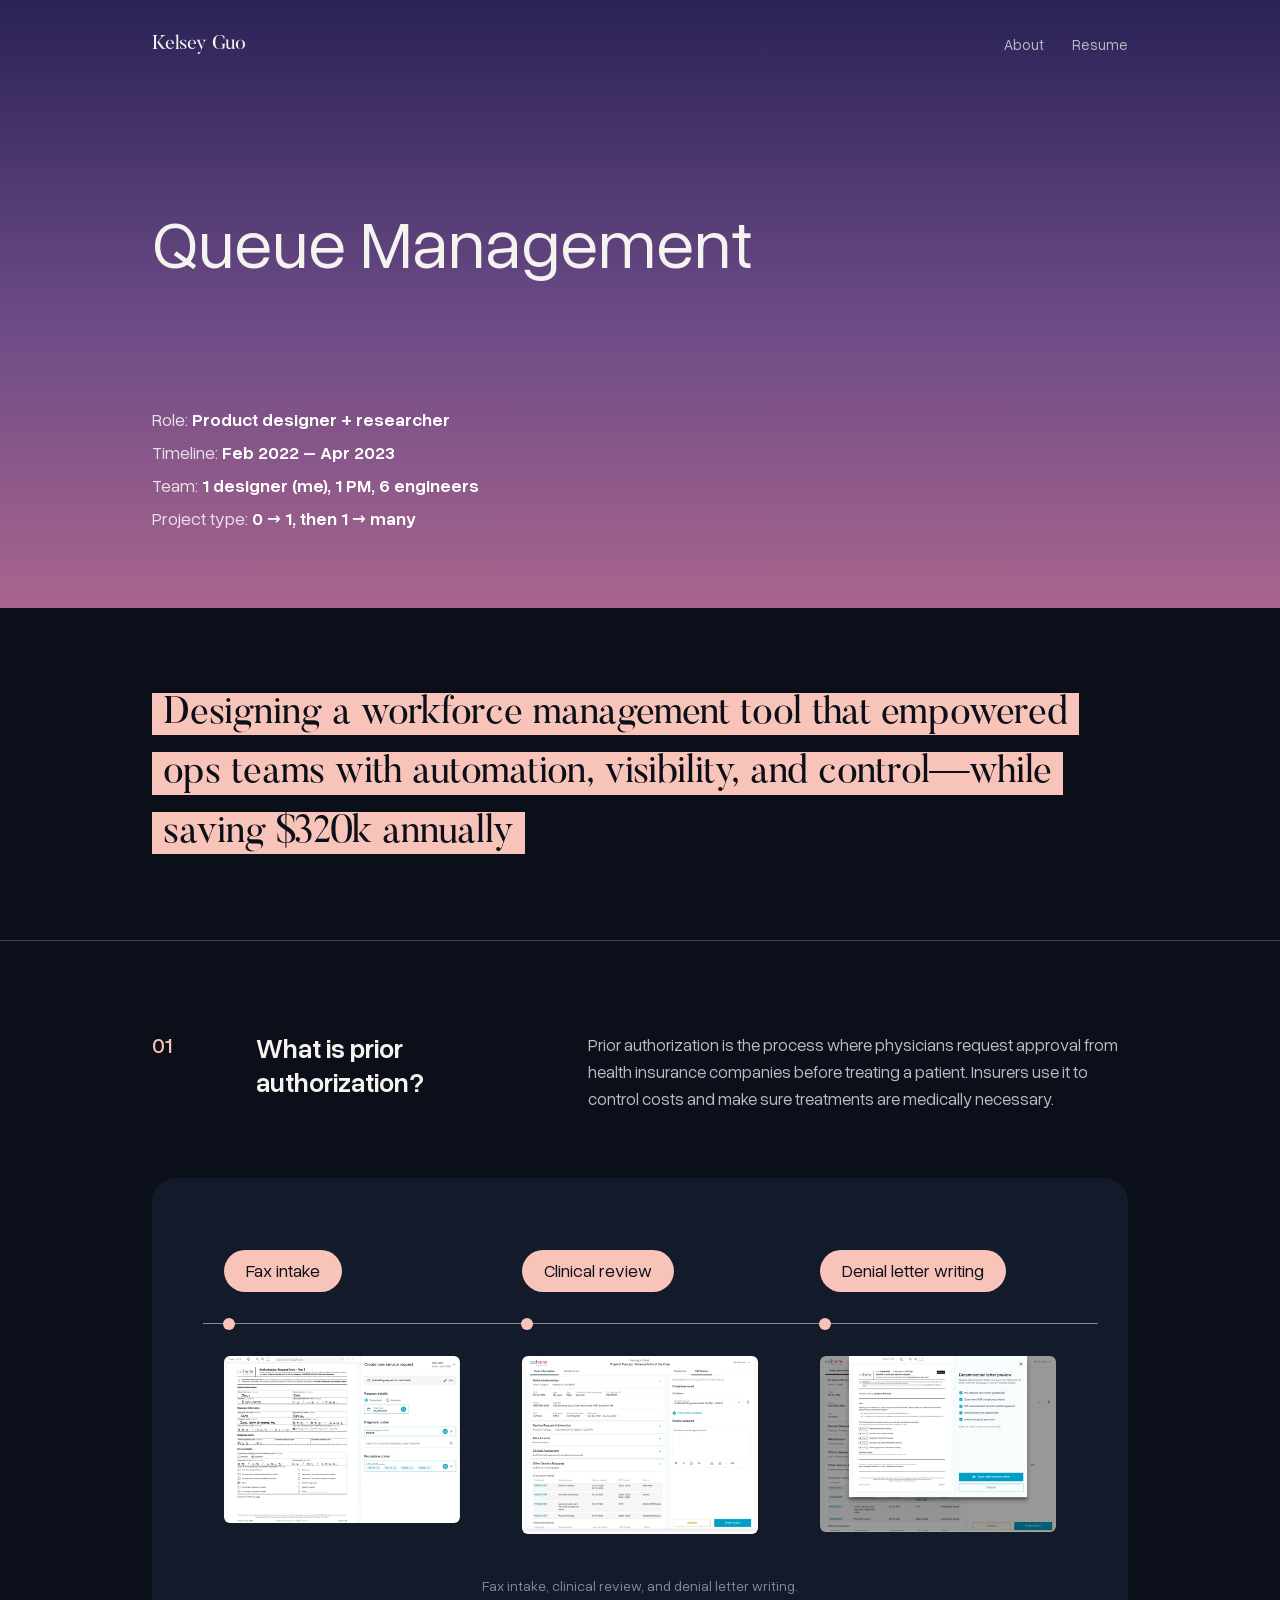
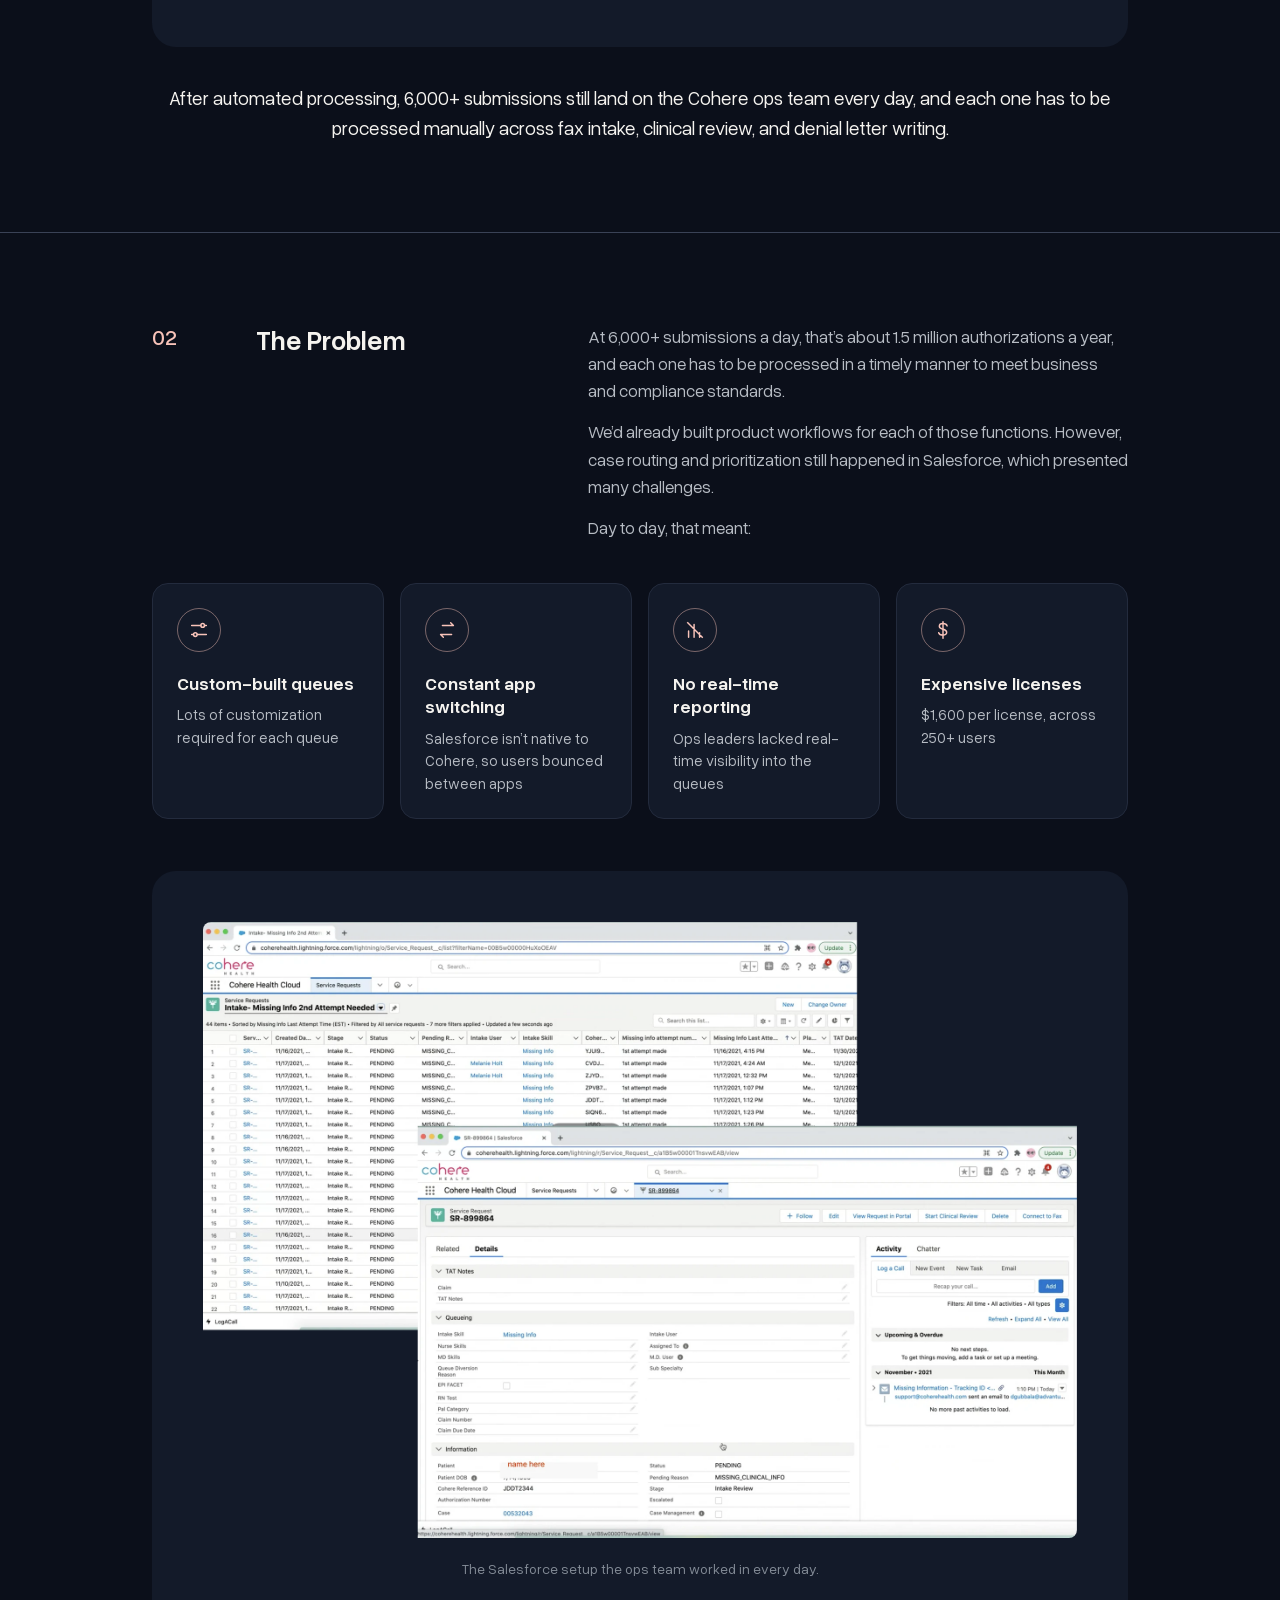
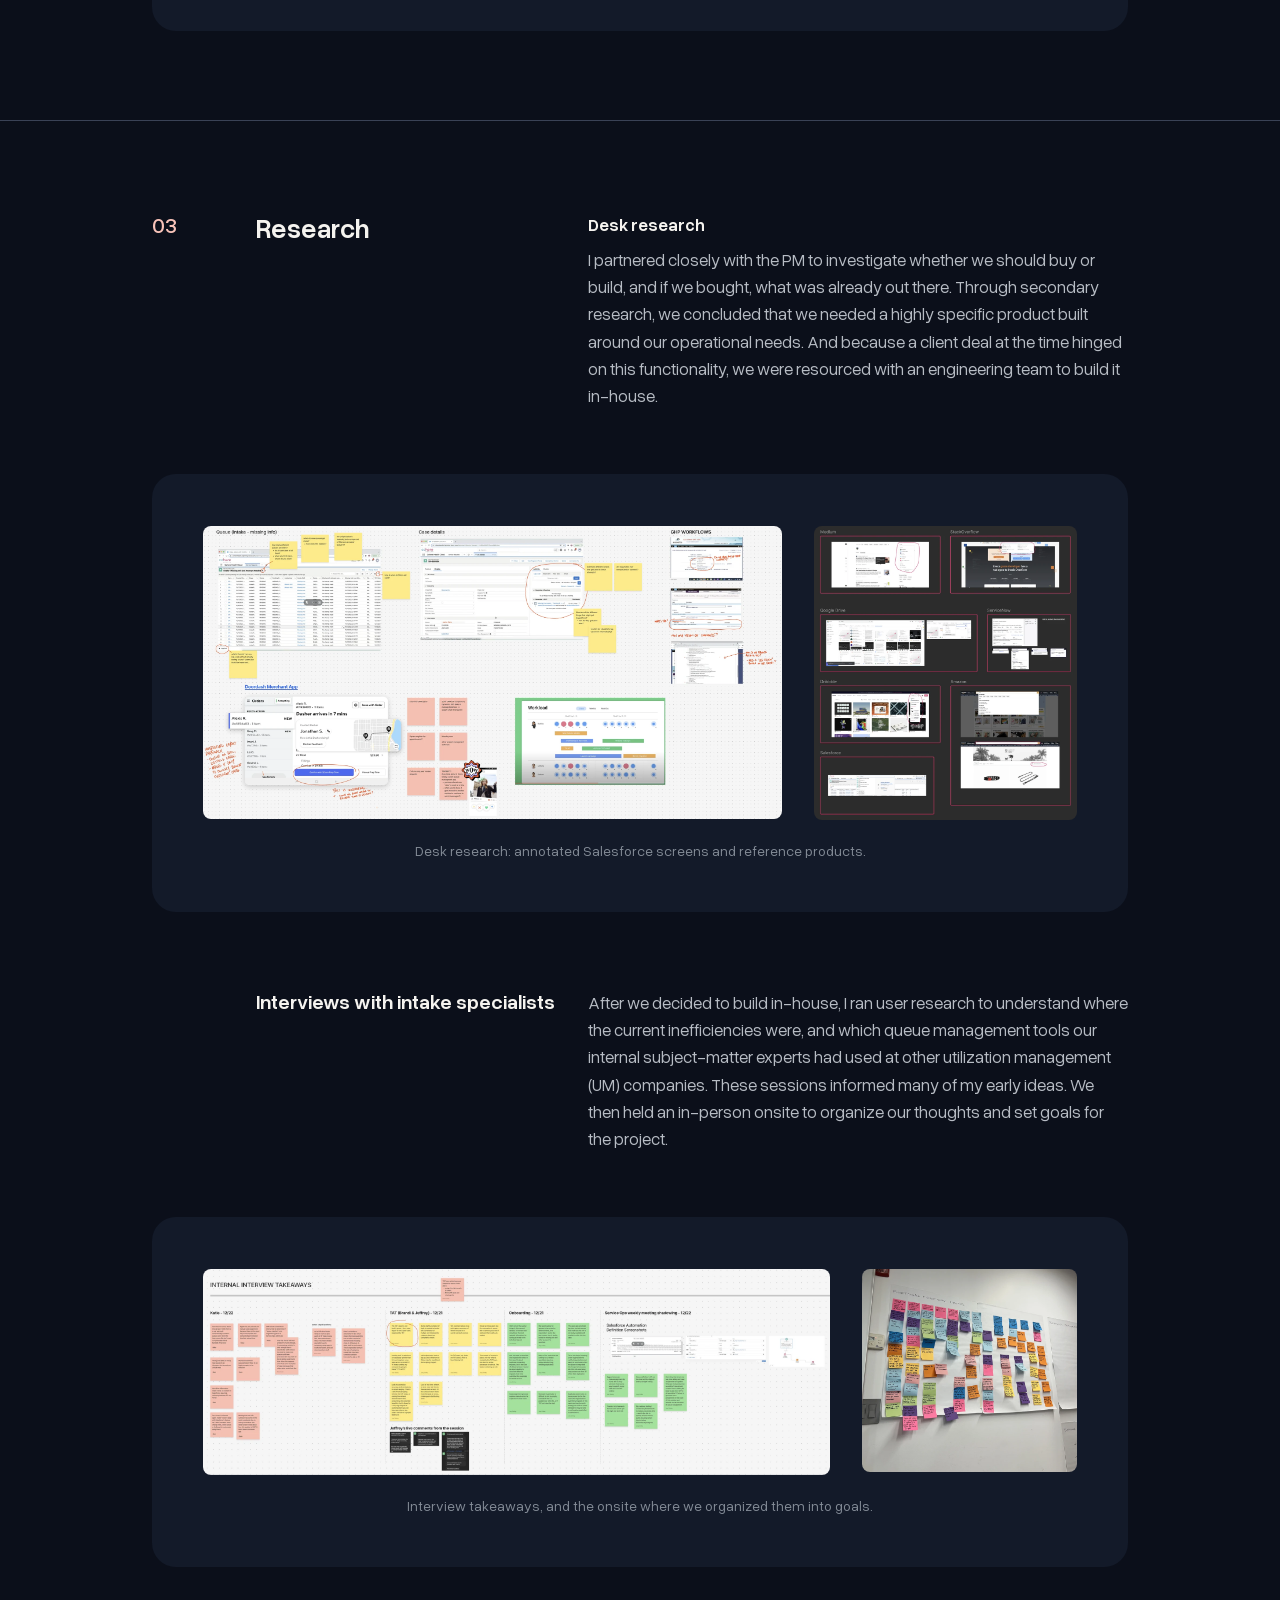
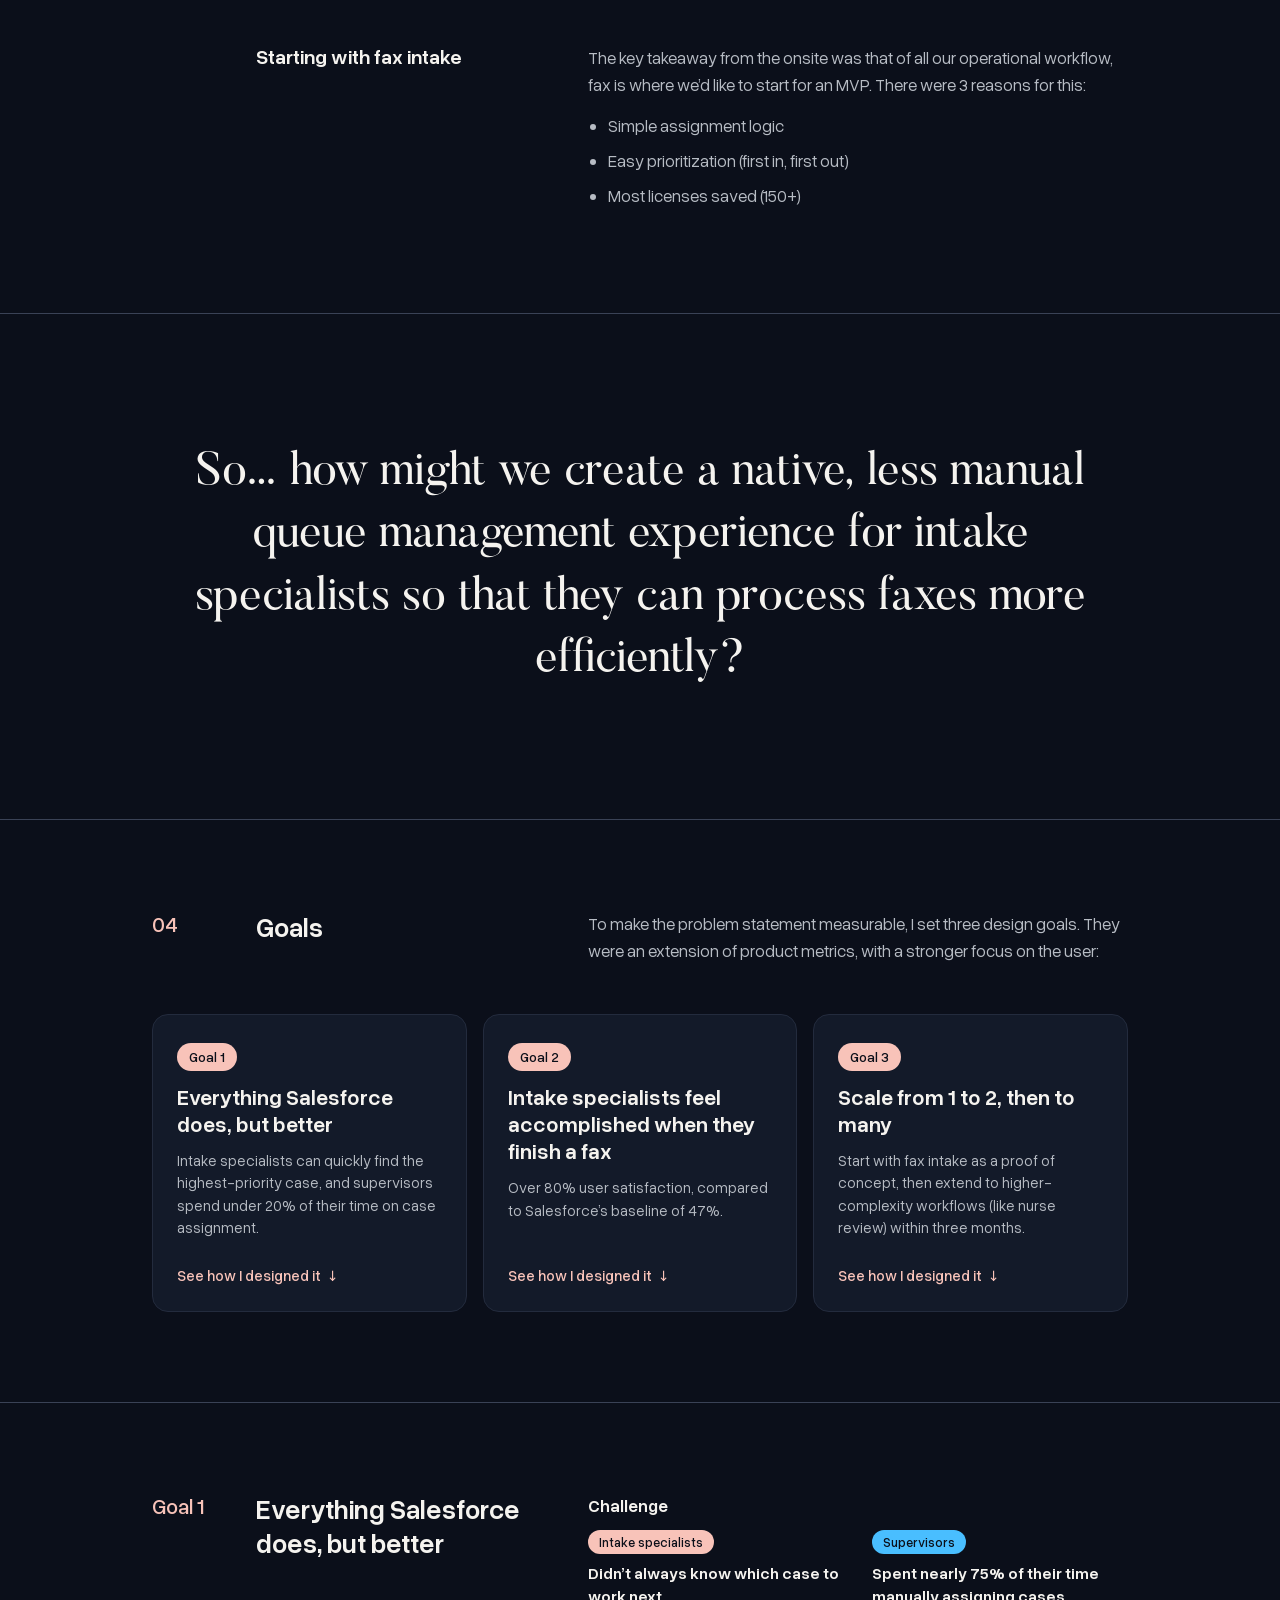
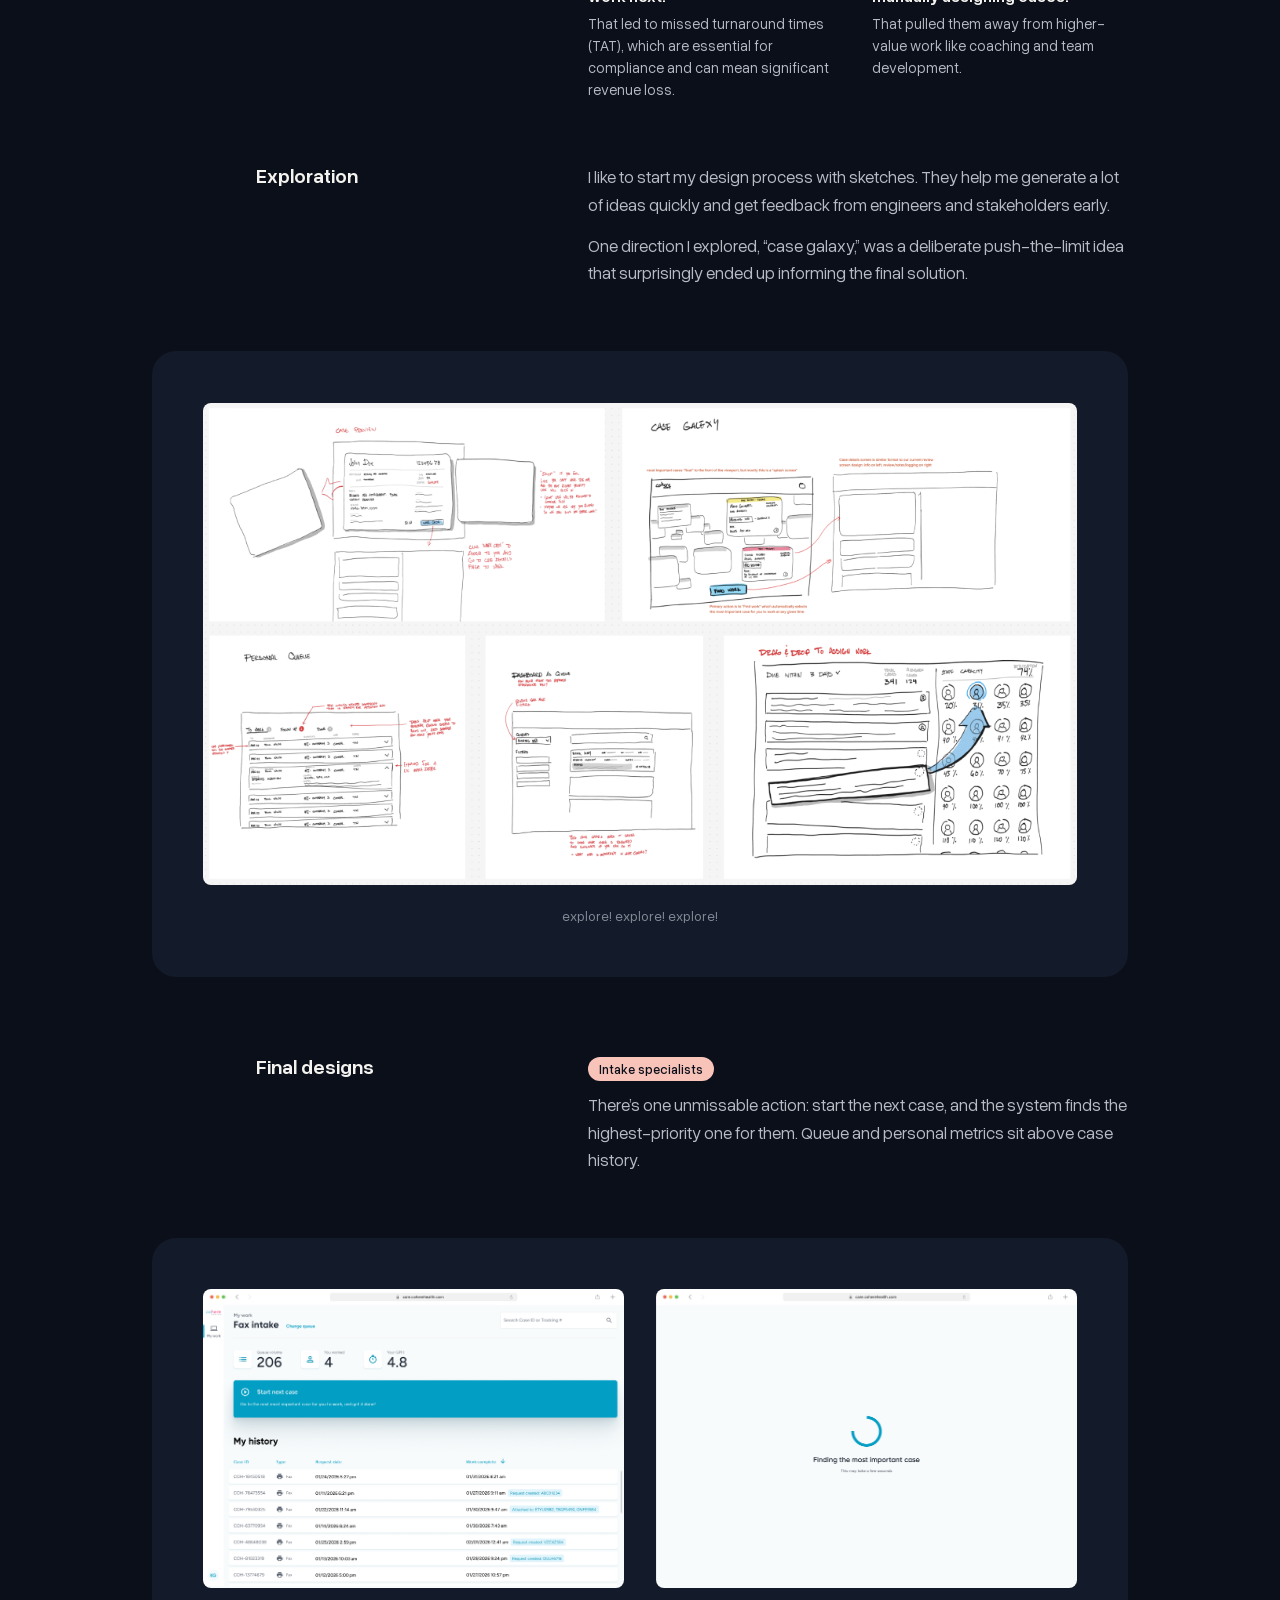
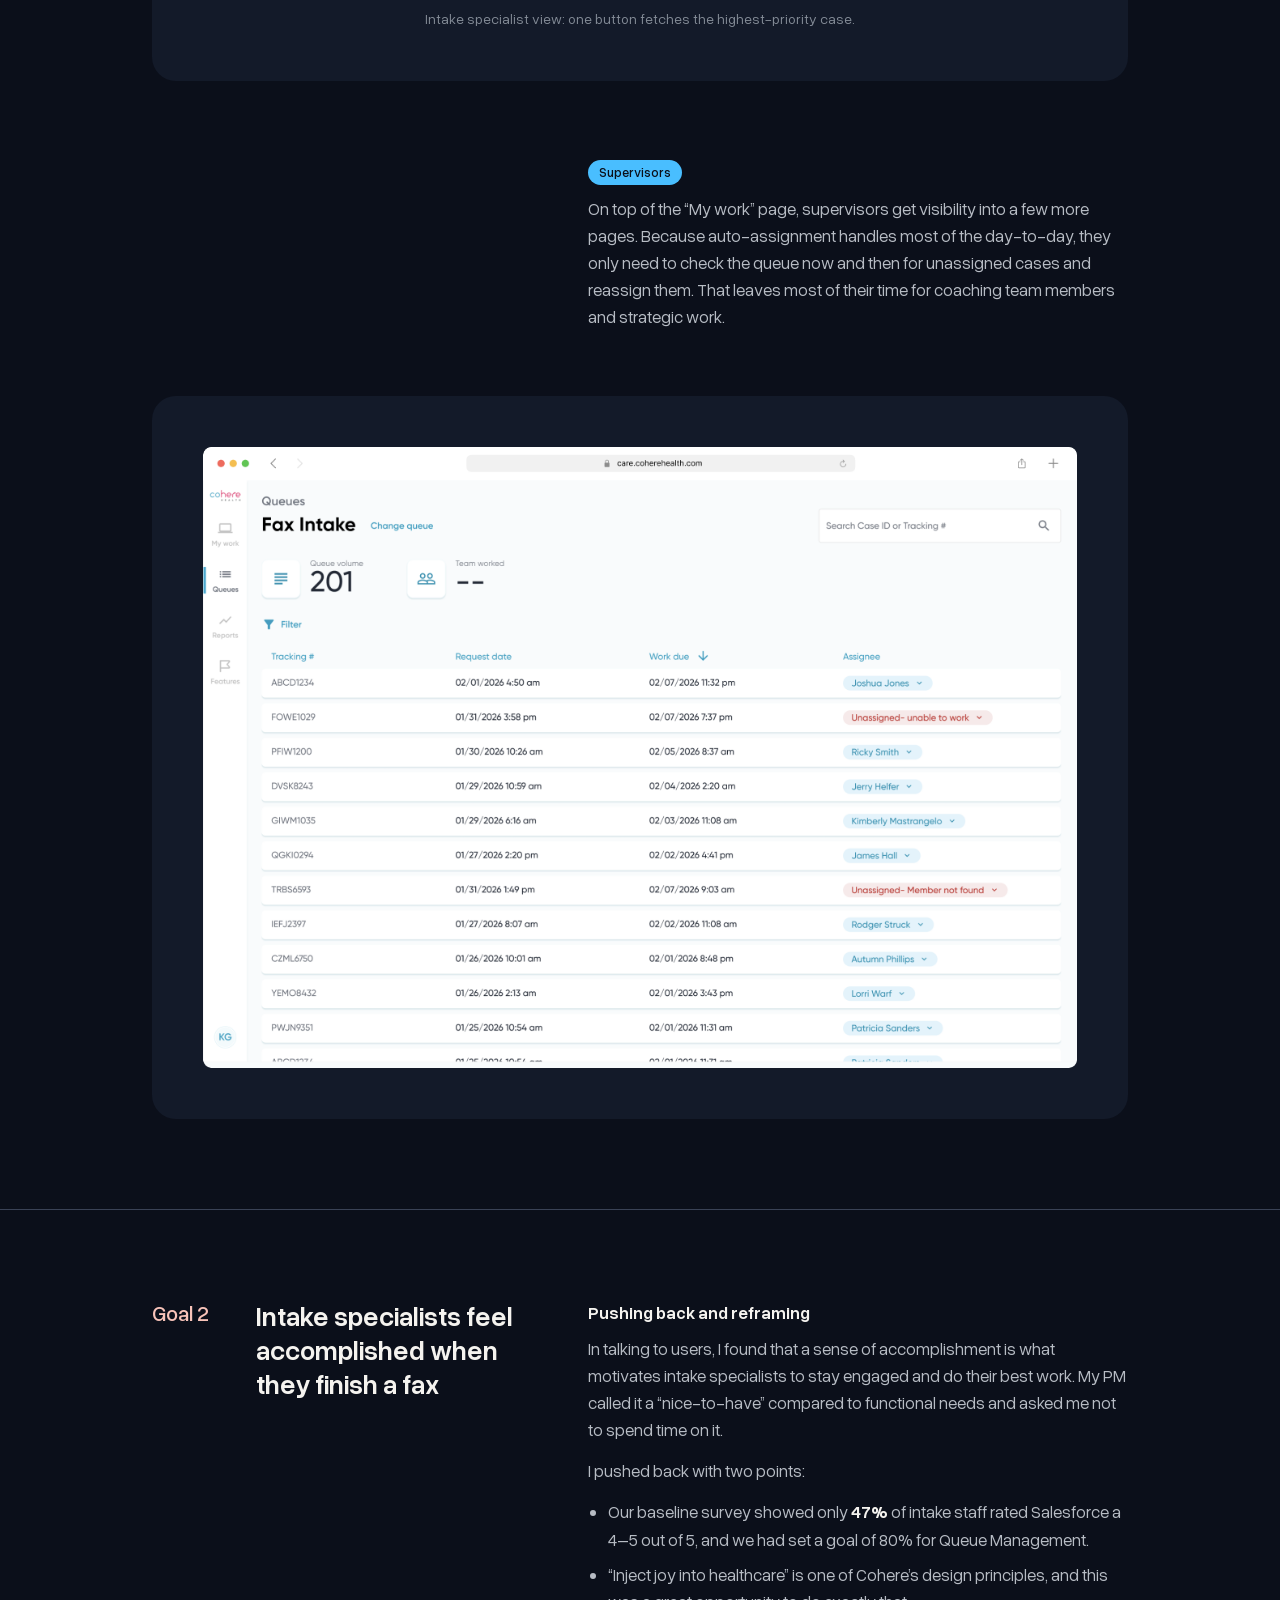
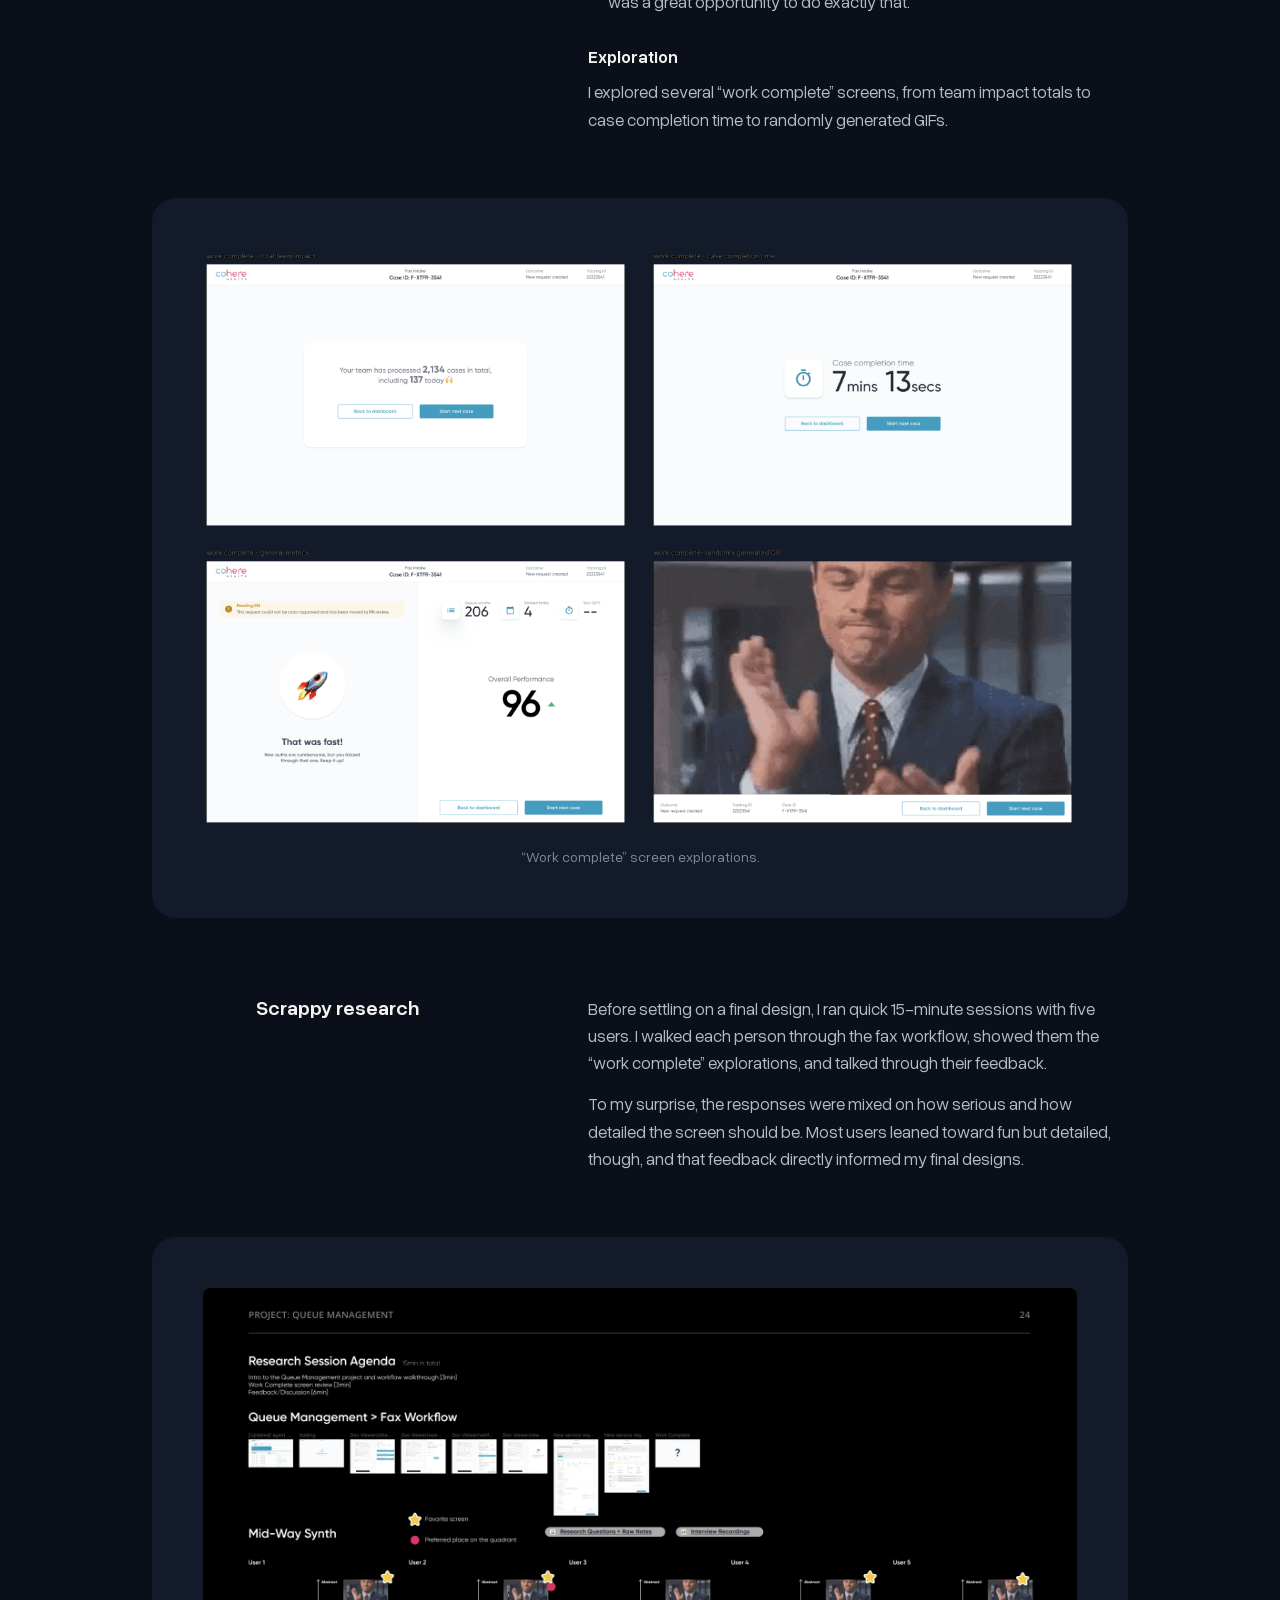
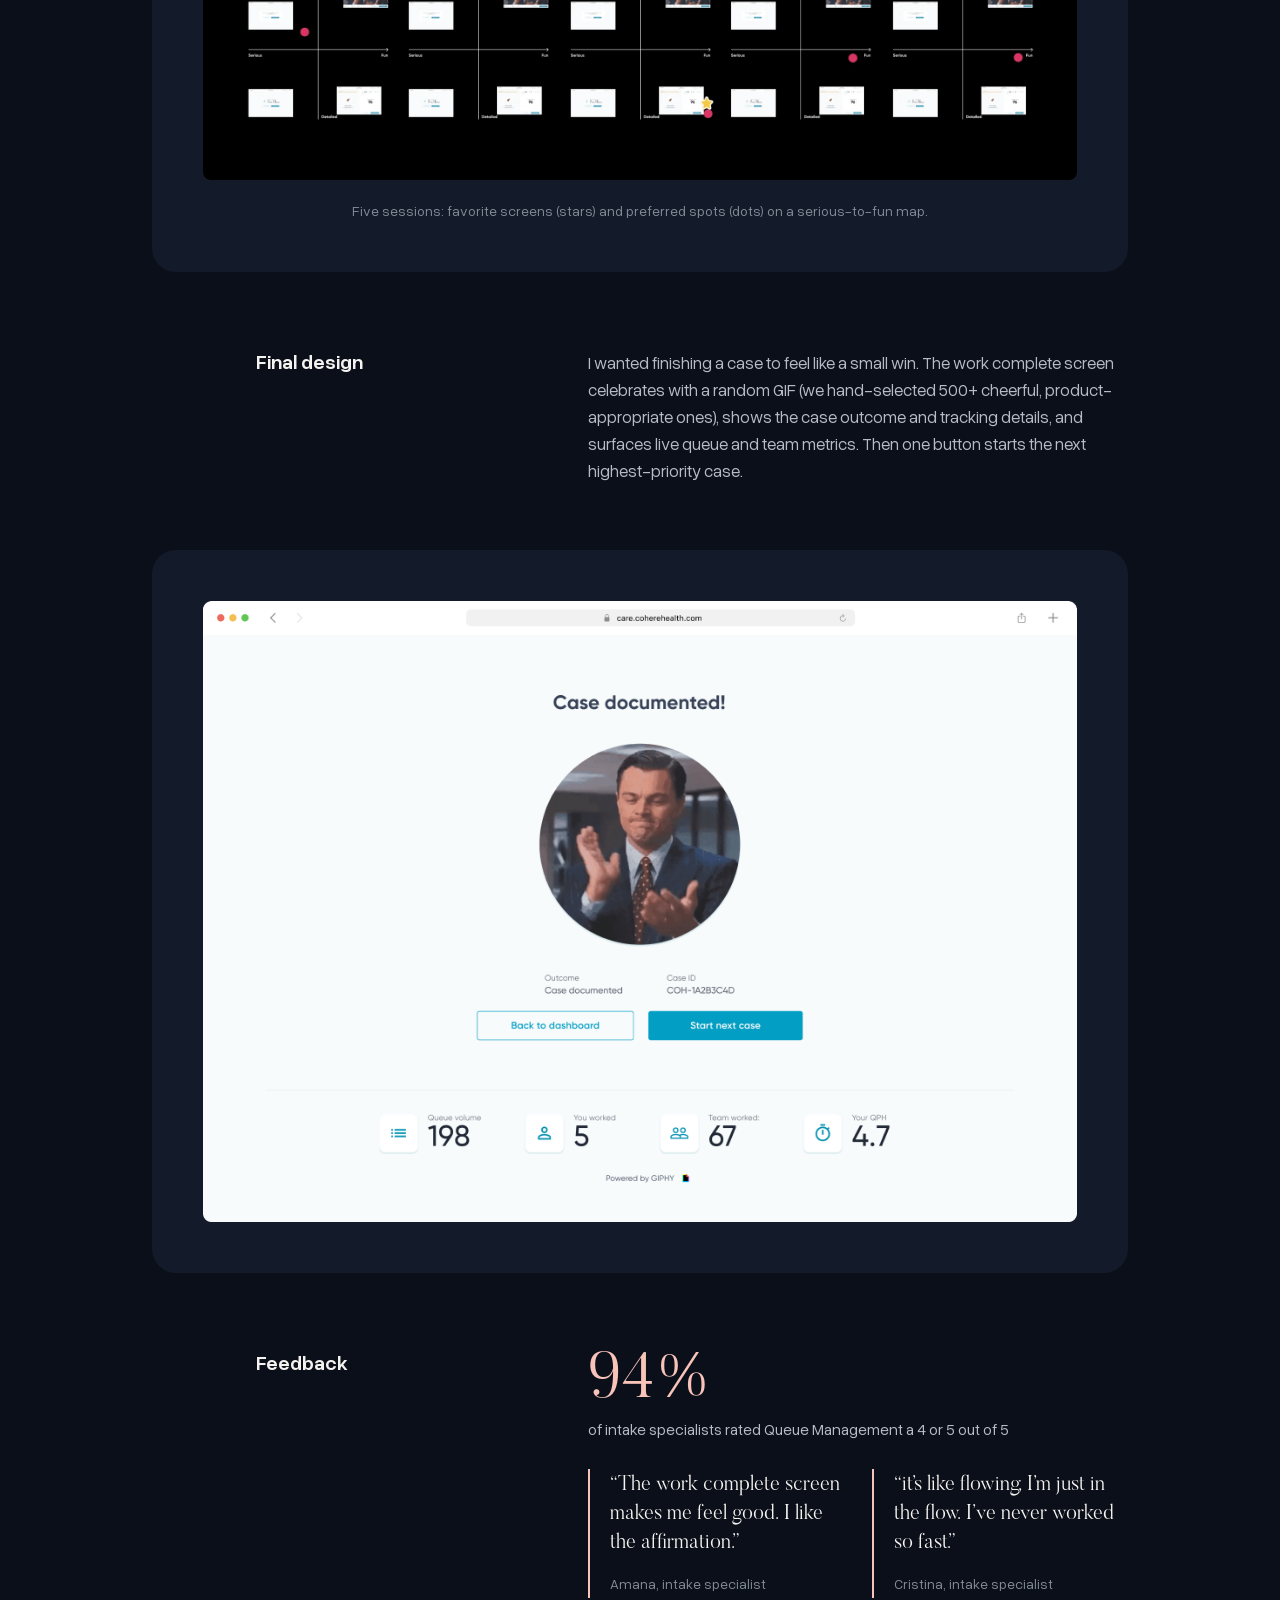
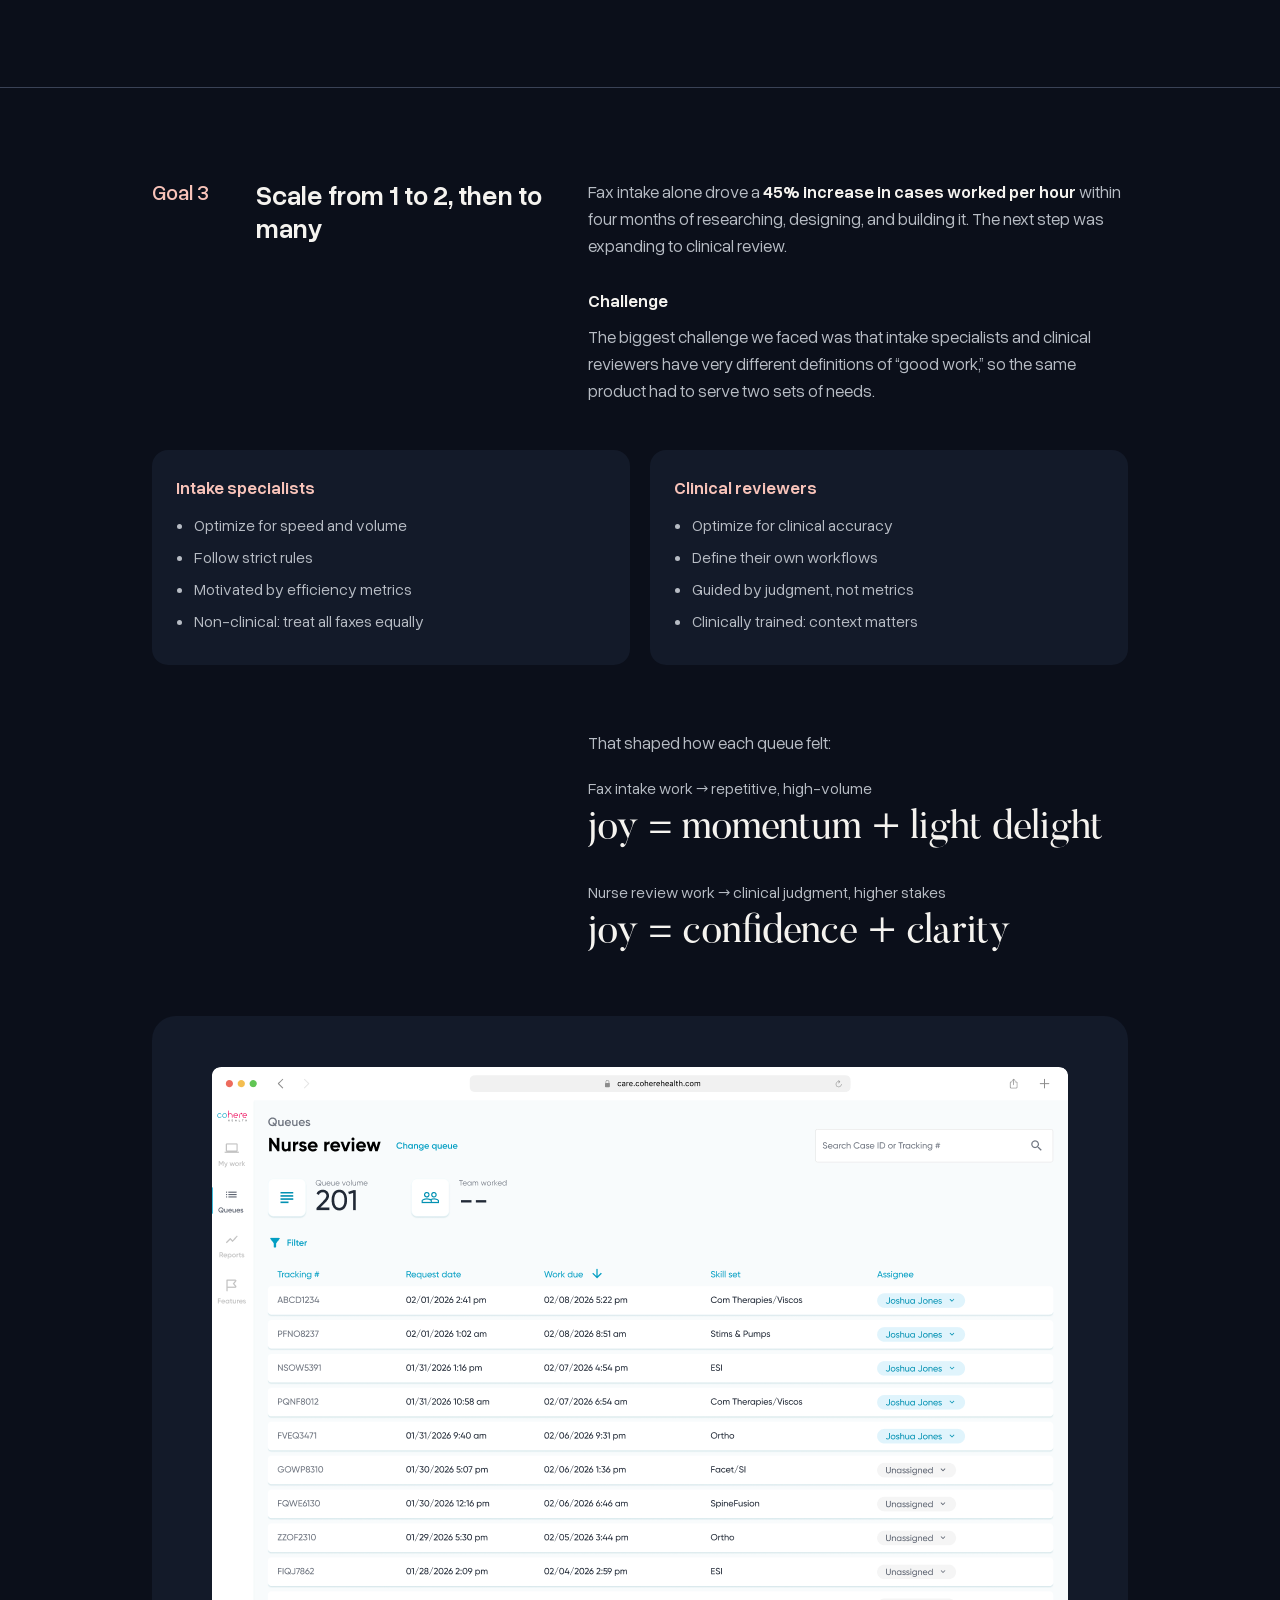
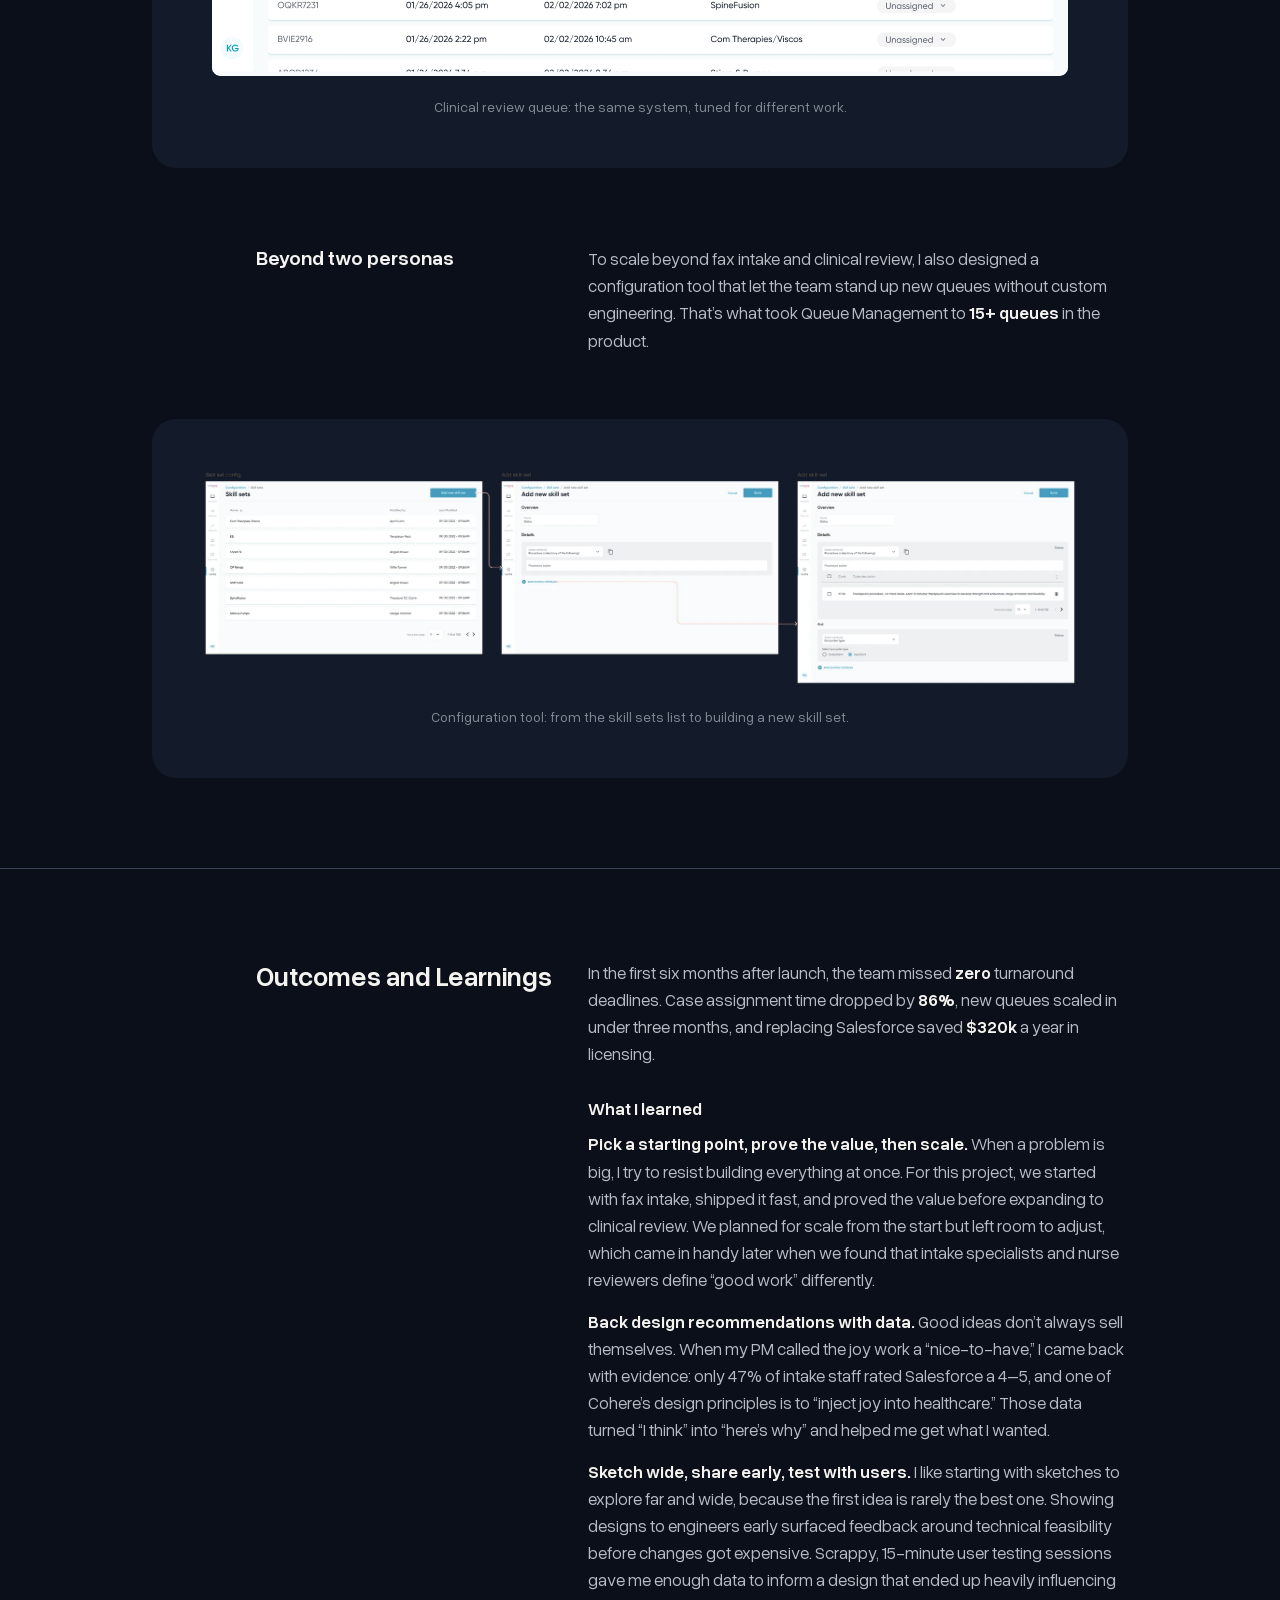
<file: case-qm.html>
<!DOCTYPE html>
<html lang="en">
<head>
  <meta charset="UTF-8">
  <meta name="viewport" content="width=device-width, initial-scale=1">
  <title>Queue Management - Kelsey Guo</title>
  <link rel="stylesheet" href="style.css">
</head>
<body class="case-v2">

  <div class="cs-hero">
    <nav class="site-nav">
      <div class="wrap">
        <a href="index.html" class="wordmark">Kelsey Guo</a>
        <div class="nav-links">
          <a href="about.html">About</a>
          <a href="https://drive.google.com/file/d/1MKLHyuRDNJYFKnCXRcCWQ2kk3Nf8_HWo/view" target="_blank" rel="noopener">Resume</a>
        </div>
      </div>
    </nav>

    <header class="cs-hero-inner">
      <div class="wrap">
        <h1>Queue Management</h1>
        <div class="cs-meta">
          <p>Role: <strong>Product designer + researcher</strong></p>
          <p>Timeline: <strong>Feb 2022 &ndash; Apr 2023</strong></p>
          <p>Team: <strong>1 designer (me), 1 PM, 6 engineers</strong></p>
          <p>Project type: <strong>0 &rarr; 1, then 1 &rarr; many</strong></p>
        </div>
      </div>
    </header>
  </div>

  <main>
    <section class="cs-intro">
      <div class="wrap">
        <div class="cs-row">
          <div>
            <h2 class="cs-statement"><span>Designing a workforce management tool that empowered ops teams with automation, visibility, and control&mdash;while saving $320k annually</span></h2>
          </div>
        </div>
      </div>
    </section>

    <section class="cs-section">
      <div class="wrap">
        <div class="cs-row">
          <div class="cs-num">01</div>
          <h2 class="cs-heading">What is prior authorization?</h2>
          <div class="cs-body">
            <p>Prior authorization is the process where physicians request approval from health insurance companies before treating a patient. Insurers use it to control costs and make sure treatments are medically necessary.</p>
          </div>
        </div>
        <figure class="cs-figure cs-flow cs-flow--all">
          <div class="cs-flow-grid">
            <div class="cs-flow-col">
              <span class="pill">Fax intake</span>
              <div class="track"><i class="dot"></i></div>
              <img src="images/qm/v2/flow-fax.webp" data-full="images/qm/v2/flow-fax-full.webp" alt="Fax intake: an authorization request form beside a new service request form that is auto-filled">
            </div>
            <div class="cs-flow-col">
              <span class="pill">Clinical review</span>
              <div class="track"><i class="dot"></i></div>
              <img src="images/qm/v2/flow-review.webp" data-full="images/qm/v2/flow-review-full.webp" alt="Clinical review: a case with patient information and an MD review panel">
            </div>
            <div class="cs-flow-col">
              <span class="pill">Denial letter writing</span>
              <div class="track"><i class="dot"></i></div>
              <img src="images/qm/v2/flow-denial.webp" data-full="images/qm/v2/flow-denial-full.webp" alt="Denial letter writing: a determination letter preview over a case">
            </div>
          </div>
          <figcaption class="cs-caption">Fax intake, clinical review, and denial letter writing.</figcaption>
        </figure>
        <div class="cs-callout">
          <p>After automated processing, 6,000+ submissions still land on the Cohere ops team every day, and each one has to be processed manually across fax intake, clinical review, and denial letter writing.</p>
        </div>
      </div>
    </section>

    <section class="cs-section">
      <div class="wrap">
        <div class="cs-row">
          <div class="cs-num">02</div>
          <h2 class="cs-heading">The Problem</h2>
          <div class="cs-body">
            <p>At 6,000+ submissions a day, that&rsquo;s about 1.5 million authorizations a year, and each one has to be processed in a timely manner to meet business and compliance standards.</p>
            <p>We&rsquo;d already built product workflows for each of those functions. However, case routing and prioritization still happened in Salesforce, which presented many challenges.</p>
            <p>Day to day, that meant:</p>
          </div>
        </div>
        <div class="cs-pains">
          <div class="cs-pain">
            <svg class="ic" viewBox="0 0 24 24" fill="none" stroke="currentColor" stroke-width="1.6" stroke-linecap="round" stroke-linejoin="round" aria-hidden="true"><path d="M4 7h10M18 7h2M4 17h2M10 17h10"/><circle cx="16" cy="7" r="2"/><circle cx="8" cy="17" r="2"/></svg>
            <h3>Custom-built queues</h3>
            <p>Lots of customization required for each queue</p>
          </div>
          <div class="cs-pain">
            <svg class="ic" viewBox="0 0 24 24" fill="none" stroke="currentColor" stroke-width="1.6" stroke-linecap="round" stroke-linejoin="round" aria-hidden="true"><path d="M7 7h12l-3-3M17 17H5l3 3"/></svg>
            <h3>Constant app switching</h3>
            <p>Salesforce isn&rsquo;t native to Cohere, so users bounced between apps</p>
          </div>
          <div class="cs-pain">
            <svg class="ic" viewBox="0 0 24 24" fill="none" stroke="currentColor" stroke-width="1.6" stroke-linecap="round" stroke-linejoin="round" aria-hidden="true"><path d="M5 20v-7M11 20V6M17 20v-5M3 3l18 18"/></svg>
            <h3>No real-time reporting</h3>
            <p>Ops leaders lacked real-time visibility into the queues</p>
          </div>
          <div class="cs-pain">
            <svg class="ic" viewBox="0 0 24 24" fill="none" stroke="currentColor" stroke-width="1.6" stroke-linecap="round" stroke-linejoin="round" aria-hidden="true"><path d="M12 3v18"/><path d="M16.5 7.5C16 6 14.3 5 12 5c-2.5 0-4 1.2-4 3s1.5 2.6 4 3.2 4 1.4 4 3.3-1.6 3-4 3c-2.4 0-4.2-1-4.7-2.6"/></svg>
            <h3>Expensive licenses</h3>
            <p>$1,600 per license, across 250+ users</p>
          </div>
        </div>
        <figure class="cs-figure">
          <img src="images/qm/salesforce.webp" data-full="images/qm/salesforce-full.webp" alt="Two Salesforce screens: a list of service requests and a single service request record">
          <figcaption class="cs-caption">The Salesforce setup the ops team worked in every day.</figcaption>
        </figure>
      </div>
    </section>

    <section class="cs-section">
      <div class="wrap">
        <div class="cs-row">
          <div class="cs-num">03</div>
          <h2 class="cs-heading">Research</h2>
          <div class="cs-body">
            <h3>Desk research</h3>
            <p>I partnered closely with the PM to investigate whether we should buy or build, and if we bought, what was already out there. Through secondary research, we concluded that we needed a highly specific product built around our operational needs. And because a client deal at the time hinged on this functionality, we were resourced with an engineering team to build it in-house.</p>
          </div>
        </div>
        <figure class="cs-figure">
          <div class="cs-figure-grid" style="grid-template-columns: 1168fr 530fr;">
            <img src="images/qm/v2/research-desk-1.webp" data-full="images/qm/v2/research-desk-1-full.webp" alt="A research board of annotated screenshots: the Salesforce queue and case details, plus reference products like DoorDash&rsquo;s merchant app and a workload view">
            <img src="images/qm/v2/research-desk-2.webp" data-full="images/qm/v2/research-desk-2-full.webp" alt="A grid of reference product screenshots: Medium, StackOverflow, Google Drive, ServiceNow, Dribbble, Amazon, and Salesforce">
          </div>
          <figcaption class="cs-caption">Desk research: annotated Salesforce screens and reference products.</figcaption>
        </figure>

        <div class="cs-row" style="margin-top: clamp(48px, 6vw, 88px);">
          <div></div>
          <h3 class="cs-heading" style="font-size: 20px;">Interviews with intake specialists</h3>
          <div class="cs-body">
            <p>After we decided to build in-house, I ran user research to understand where the current inefficiencies were, and which queue management tools our internal subject-matter experts had used at other utilization management (UM) companies. These sessions informed many of my early ideas. We then held an in-person onsite to organize our thoughts and set goals for the project.</p>
          </div>
        </div>
        <figure class="cs-figure">
          <div class="cs-figure-grid" style="grid-template-columns: 1269fr 436fr;">
            <img src="images/qm/v2/research-interviews.webp" data-full="images/qm/v2/research-interviews-full.webp" alt="A board of internal interview takeaways, organized by session with color-coded sticky notes">
            <img src="images/qm/v2/research-onsite.webp" data-full="images/qm/v2/research-onsite-full.webp" alt="A wall covered in color-coded sticky notes from the in-person onsite">
          </div>
          <figcaption class="cs-caption">Interview takeaways, and the onsite where we organized them into goals.</figcaption>
        </figure>

        <div class="cs-row" style="margin-top: clamp(48px, 6vw, 88px);">
          <div></div>
          <h3 class="cs-heading" style="font-size: 20px;">Starting with fax intake</h3>
          <div class="cs-body">
            <p>The key takeaway from the onsite was that of all our operational workflow, fax is where we&rsquo;d like to start for an MVP. There were 3 reasons for this:</p>
            <ul>
              <li>Simple assignment logic</li>
              <li>Easy prioritization (first in, first out)</li>
              <li>Most licenses saved (150+)</li>
            </ul>
          </div>
        </div>
      </div>
    </section>

    <section class="cs-section cs-hmw-band">
      <div class="wrap">
        <p class="cs-hmw-big">So&hellip; how might we create a native, less manual queue management experience for intake specialists so that they can process faxes more efficiently?</p>
      </div>
    </section>

    <section class="cs-section">
      <div class="wrap">
        <div class="cs-row">
          <div class="cs-num">04</div>
          <h2 class="cs-heading">Goals</h2>
          <div class="cs-body">
            <p>To make the problem statement measurable, I set three design goals. They were an extension of product metrics, with a stronger focus on the user:</p>
          </div>
        </div>
        <div class="cs-goals">
          <a class="cs-goal" href="#goal-1">
            <span class="cs-goal-label">Goal 1</span>
            <h3>Everything Salesforce does, but better</h3>
            <p>Intake specialists can quickly find the highest-priority case, and supervisors spend under 20% of their time on case assignment.</p>
            <span class="cs-goal-go">See how I designed it <i aria-hidden="true">&darr;</i></span>
          </a>
          <a class="cs-goal" href="#goal-2">
            <span class="cs-goal-label">Goal 2</span>
            <h3>Intake specialists feel accomplished when they finish a fax</h3>
            <p>Over 80% user satisfaction, compared to Salesforce&rsquo;s baseline of 47%.</p>
            <span class="cs-goal-go">See how I designed it <i aria-hidden="true">&darr;</i></span>
          </a>
          <a class="cs-goal" href="#goal-3">
            <span class="cs-goal-label">Goal 3</span>
            <h3>Scale from 1 to 2, then to many</h3>
            <p>Start with fax intake as a proof of concept, then extend to higher-complexity workflows (like nurse review) within three months.</p>
            <span class="cs-goal-go">See how I designed it <i aria-hidden="true">&darr;</i></span>
          </a>
        </div>
      </div>
    </section>

    <section class="cs-section" id="goal-1">
      <div class="wrap">
        <div class="cs-row">
          <div class="cs-num">Goal 1</div>
          <h2 class="cs-heading">Everything Salesforce does, but better</h2>
          <div class="cs-body">
            <h3>Challenge</h3>
            <div class="cs-roles">
              <div class="cs-role">
                <span class="cs-role-tag is-specialist">Intake specialists</span>
                <p class="lead">Didn&rsquo;t always know which case to work next.</p>
                <p>That led to missed turnaround times (TAT), which are essential for compliance and can mean significant revenue loss.</p>
              </div>
              <div class="cs-role">
                <span class="cs-role-tag is-supervisor">Supervisors</span>
                <p class="lead">Spent nearly 75% of their time manually assigning cases.</p>
                <p>That pulled them away from higher-value work like coaching and team development.</p>
              </div>
            </div>
          </div>
        </div>
        <div class="cs-row" style="margin-top: clamp(32px, 4vw, 56px);">
          <div></div>
          <h3 class="cs-heading" style="font-size: 20px;">Exploration</h3>
          <div class="cs-body">
            <p>I like to start my design process with sketches. They help me generate a lot of ideas quickly and get feedback from engineers and stakeholders early.</p>
            <p>One direction I explored, &ldquo;case galaxy,&rdquo; was a deliberate push-the-limit idea that surprisingly ended up informing the final solution.</p>
          </div>
        </div>
        <figure class="cs-figure">
          <img src="images/qm/v2/exploration-assignment.png" alt="Early sketches: a case preview card, a case galaxy, a personal queue, and a queue-versus-capacity dashboard">
          <figcaption class="cs-caption">explore! explore! explore!</figcaption>
        </figure>
        <div class="cs-row" style="margin-top: clamp(48px, 6vw, 88px);">
          <div></div>
          <h3 class="cs-heading" style="font-size: 20px;">Final designs</h3>
          <div class="cs-body">
            <span class="cs-role-tag is-specialist">Intake specialists</span>
            <p>There&rsquo;s one unmissable action: start the next case, and the system finds the highest-priority one for them. Queue and personal metrics sit above case history.</p>
          </div>
        </div>
        <figure class="cs-figure">
          <div class="cs-figure-grid">
            <img src="images/qm/v2/intake-dashboard.png" alt="Intake specialist dashboard with queue volume, a Start next case button, and case history">
            <img src="images/qm/v2/intake-detail.png" alt="Loading state that reads Finding the most important case">
          </div>
          <figcaption class="cs-caption">Intake specialist view: one button fetches the highest-priority case.</figcaption>
        </figure>
        <div class="cs-row" style="margin-top: clamp(48px, 6vw, 88px);">
          <div></div>
          <div></div>
          <div class="cs-body">
            <span class="cs-role-tag is-supervisor">Supervisors</span>
            <p>On top of the &ldquo;My work&rdquo; page, supervisors get visibility into a few more pages. Because auto-assignment handles most of the day-to-day, they only need to check the queue now and then for unassigned cases and reassign them. That leaves most of their time for coaching team members and strategic work.</p>
          </div>
        </div>
        <figure class="cs-figure">
          <img src="images/qm/v2/supervisor.png" alt="Supervisor queue view listing every case with tracking number, request date, and work due date">
        </figure>
      </div>
    </section>

    <section class="cs-section" id="goal-2">
      <div class="wrap">
        <div class="cs-row">
          <div class="cs-num">Goal 2</div>
          <h2 class="cs-heading">Intake specialists feel accomplished when they finish a fax</h2>
          <div class="cs-body">
            <h3>Pushing back and reframing</h3>
            <p>In talking to users, I found that a sense of accomplishment is what motivates intake specialists to stay engaged and do their best work. My PM called it a &ldquo;nice-to-have&rdquo; compared to functional needs and asked me not to spend time on it.</p>
            <p>I pushed back with two points:</p>
            <ul>
              <li>Our baseline survey showed only <strong>47%</strong> of intake staff rated Salesforce a 4&ndash;5 out of 5, and we had set a goal of 80% for Queue Management.</li>
              <li>&ldquo;Inject joy into healthcare&rdquo; is one of Cohere&rsquo;s design principles, and this was a great opportunity to do exactly that.</li>
            </ul>
            <h3>Exploration</h3>
            <p>I explored several &ldquo;work complete&rdquo; screens, from team impact totals to case completion time to randomly generated GIFs.</p>
          </div>
        </div>
        <figure class="cs-figure">
          <img class="flat" src="images/qm/work-complete-explorations.png" alt="Four work complete screen explorations: total team impact, case completion time, general metrics, and a randomly generated GIF">
          <figcaption class="cs-caption">&ldquo;Work complete&rdquo; screen explorations.</figcaption>
        </figure>
        <div class="cs-row" style="margin-top: clamp(48px, 6vw, 88px);">
          <div></div>
          <h3 class="cs-heading" style="font-size: 20px;">Scrappy research</h3>
          <div class="cs-body">
            <p>Before settling on a final design, I ran quick 15-minute sessions with five users. I walked each person through the fax workflow, showed them the &ldquo;work complete&rdquo; explorations, and talked through their feedback.</p>
            <p>To my surprise, the responses were mixed on how serious and how detailed the screen should be. Most users leaned toward fun but detailed, though, and that feedback directly informed my final designs.</p>
          </div>
        </div>
        <figure class="cs-figure">
          <img src="images/qm/v2/scrappy-research.webp" alt="Research session slide: a 15-minute agenda, the fax workflow screens, and five users&rsquo; serious-to-fun, abstract-to-detailed maps with their favorite screens starred and preferred spots marked">
          <figcaption class="cs-caption">Five sessions: favorite screens (stars) and preferred spots (dots) on a serious-to-fun map.</figcaption>
        </figure>
        <div class="cs-row" style="margin-top: clamp(48px, 6vw, 88px);">
          <div></div>
          <h3 class="cs-heading" style="font-size: 20px;">Final design</h3>
          <div class="cs-body">
            <p>I wanted finishing a case to feel like a small win. The work complete screen celebrates with a random GIF (we hand-selected 500+ cheerful, product-appropriate ones), shows the case outcome and tracking details, and surfaces live queue and team metrics. Then one button starts the next highest-priority case.</p>
          </div>
        </div>
        <figure class="cs-figure">
          <img src="images/qm/v2/work-complete.png" alt="Work complete screen: Case documented, a celebratory GIF, case details, and queue and team metrics">
        </figure>
        <div class="cs-row" style="margin-top: clamp(48px, 6vw, 88px);">
          <div></div>
          <h3 class="cs-heading" style="font-size: 20px;">Feedback</h3>
          <div class="cs-body">
            <div class="cs-feedback">
              <div class="cs-fb cs-fb-stat">
                <span class="n">94%</span>
                <span class="l">of intake specialists rated Queue Management a 4 or 5 out of 5</span>
              </div>
              <blockquote class="cs-fb cs-fb-quote">
                <p>&ldquo;The work complete screen makes me feel good. I like the affirmation.&rdquo;</p>
                <cite>Amana, intake specialist</cite>
              </blockquote>
              <blockquote class="cs-fb cs-fb-quote">
                <p>&ldquo;it&rsquo;s like flowing, I&rsquo;m just in the flow. I&rsquo;ve never worked so fast.&rdquo;</p>
                <cite>Cristina, intake specialist</cite>
              </blockquote>
            </div>
          </div>
        </div>
      </div>
    </section>

    <section class="cs-section" id="goal-3">
      <div class="wrap">
        <div class="cs-row">
          <div class="cs-num">Goal 3</div>
          <h2 class="cs-heading">Scale from 1 to 2, then to many</h2>
          <div class="cs-body">
            <p>Fax intake alone drove a <strong>45% increase in cases worked per hour</strong> within four months of researching, designing, and building it. The next step was expanding to clinical review.</p>
            <h3>Challenge</h3>
            <p>The biggest challenge we faced was that intake specialists and clinical reviewers have very different definitions of &ldquo;good work,&rdquo; so the same product had to serve two sets of needs.</p>
          </div>
        </div>
        <div class="cs-compare">
          <div>
            <h4>Intake specialists</h4>
            <ul>
              <li>Optimize for speed and volume</li>
              <li>Follow strict rules</li>
              <li>Motivated by efficiency metrics</li>
              <li>Non-clinical: treat all faxes equally</li>
            </ul>
          </div>
          <div>
            <h4>Clinical reviewers</h4>
            <ul>
              <li>Optimize for clinical accuracy</li>
              <li>Define their own workflows</li>
              <li>Guided by judgment, not metrics</li>
              <li>Clinically trained: context matters</li>
            </ul>
          </div>
        </div>
        <div class="cs-row" style="margin-top: clamp(40px, 5vw, 64px);">
          <div></div>
          <div></div>
          <div class="cs-body">
            <p>That shaped how each queue felt:</p>
            <div class="cs-joy">
              <div class="cs-joy-item">
                <p class="cs-joy-label">Fax intake work <span aria-hidden="true">&rarr;</span> repetitive, high-volume</p>
                <p class="cs-joy-eq">joy = momentum + light delight</p>
              </div>
              <div class="cs-joy-item">
                <p class="cs-joy-label">Nurse review work <span aria-hidden="true">&rarr;</span> clinical judgment, higher stakes</p>
                <p class="cs-joy-eq">joy = confidence + clarity</p>
              </div>
            </div>
          </div>
        </div>
        <figure class="cs-figure">
          <img src="images/qm/v2/clinical-review.png" alt="Nurse review queue listing tracking numbers, request dates, work due dates, required skill set, and assignee">
          <figcaption class="cs-caption">Clinical review queue: the same system, tuned for different work.</figcaption>
        </figure>
        <div class="cs-row" style="margin-top: clamp(48px, 6vw, 88px);">
          <div></div>
          <h3 class="cs-heading" style="font-size: 20px;">Beyond two personas</h3>
          <div class="cs-body">
            <p>To scale beyond fax intake and clinical review, I also designed a configuration tool that let the team stand up new queues without custom engineering. That&rsquo;s what took Queue Management to <strong>15+ queues</strong> in the product.</p>
          </div>
        </div>
        <figure class="cs-figure">
          <img src="images/qm/v2/config-tool.webp" data-full="images/qm/v2/config-tool-full.webp" alt="Configuration tool: the skill sets list, then the Add new skill set form, then the form with attributes filled in, connected by arrows">
          <figcaption class="cs-caption">Configuration tool: from the skill sets list to building a new skill set.</figcaption>
        </figure>
      </div>
    </section>

    <section class="cs-section cs-outcomes">
      <div class="wrap">
        <div class="cs-row">
          <div></div>
          <h2 class="cs-heading">Outcomes and Learnings</h2>
          <div class="cs-body">
            <p>In the first six months after launch, the team missed <strong>zero</strong> turnaround deadlines. Case assignment time dropped by <strong>86%</strong>, new queues scaled in under three months, and replacing Salesforce saved <strong>$320k</strong> a year in licensing.</p>
            <h3>What I learned</h3>
            <p><strong>Pick a starting point, prove the value, then scale.</strong> When a problem is big, I try to resist building everything at once. For this project, we started with fax intake, shipped it fast, and proved the value before expanding to clinical review. We planned for scale from the start but left room to adjust, which came in handy later when we found that intake specialists and nurse reviewers define &ldquo;good work&rdquo; differently.</p>
            <p><strong>Back design recommendations with data.</strong> Good ideas don&rsquo;t always sell themselves. When my PM called the joy work a &ldquo;nice-to-have,&rdquo; I came back with evidence: only 47% of intake staff rated Salesforce a 4&ndash;5, and one of Cohere&rsquo;s design principles is to &ldquo;inject joy into healthcare.&rdquo; Those data turned &ldquo;I think&rdquo; into &ldquo;here&rsquo;s why&rdquo; and helped me get what I wanted.</p>
            <p><strong>Sketch wide, share early, test with users.</strong> I like starting with sketches to explore far and wide, because the first idea is rarely the best one. Showing designs to engineers early surfaced feedback around technical feasibility before changes got expensive. Scrappy, 15-minute user testing sessions gave me enough data to inform a design that ended up heavily influencing user satisfaction.</p>
          </div>
        </div>
        <div class="stat-grid">
          <div class="stat-card"><div class="num"><span class="n" data-to="0">0</span></div><div class="label">missed TAT in the first 6 months of launch</div></div>
          <div class="stat-card"><div class="num"><span class="n" data-to="86">86</span><span class="u">%</span></div><div class="label">reduction in case assignment time</div></div>
          <div class="stat-card"><div class="num"><span class="u">&lt;</span> <span class="n" data-to="3">3</span><span class="u"> mo</span></div><div class="label">to scale to additional queues</div></div>
          <div class="stat-card"><div class="num"><span class="u">$</span><span class="n" data-to="320">320</span><span class="u">k</span></div><div class="label">in annual licensing savings</div></div>
        </div>
      </div>
    </section>
  </main>

  <div class="cs-next">
    <div class="wrap">
      <a href="index.html#selected-work" class="underline-link">
        <span class="label">&larr; Back</span>
        <span class="title">All work</span>
      </a>
      <a href="case-fax-intake.html" class="underline-link">
        <span class="label">Next project &rarr;</span>
        <span class="title">AI-enabled Authorization Fax Intake</span>
      </a>
    </div>
  </div>

  <footer class="site-footer">
    <div class="wrap">
      <span>© 2026 Kelsey Guo</span>
      <div class="footer-links">
        <a href="http://www.linkedin.com/in/kmguo13" target="_blank" rel="noopener">LinkedIn</a>
        <a href="mailto:kmguo13@gmail.com">Email</a>
        <a href="http://www.instagram.com/kelschini" target="_blank" rel="noopener">Instagram</a>
      </div>
    </div>
  </footer>

  <script src="lightbox.js" defer></script>
  <script src="count-up.js" defer></script>
</body>
</html>
</file>
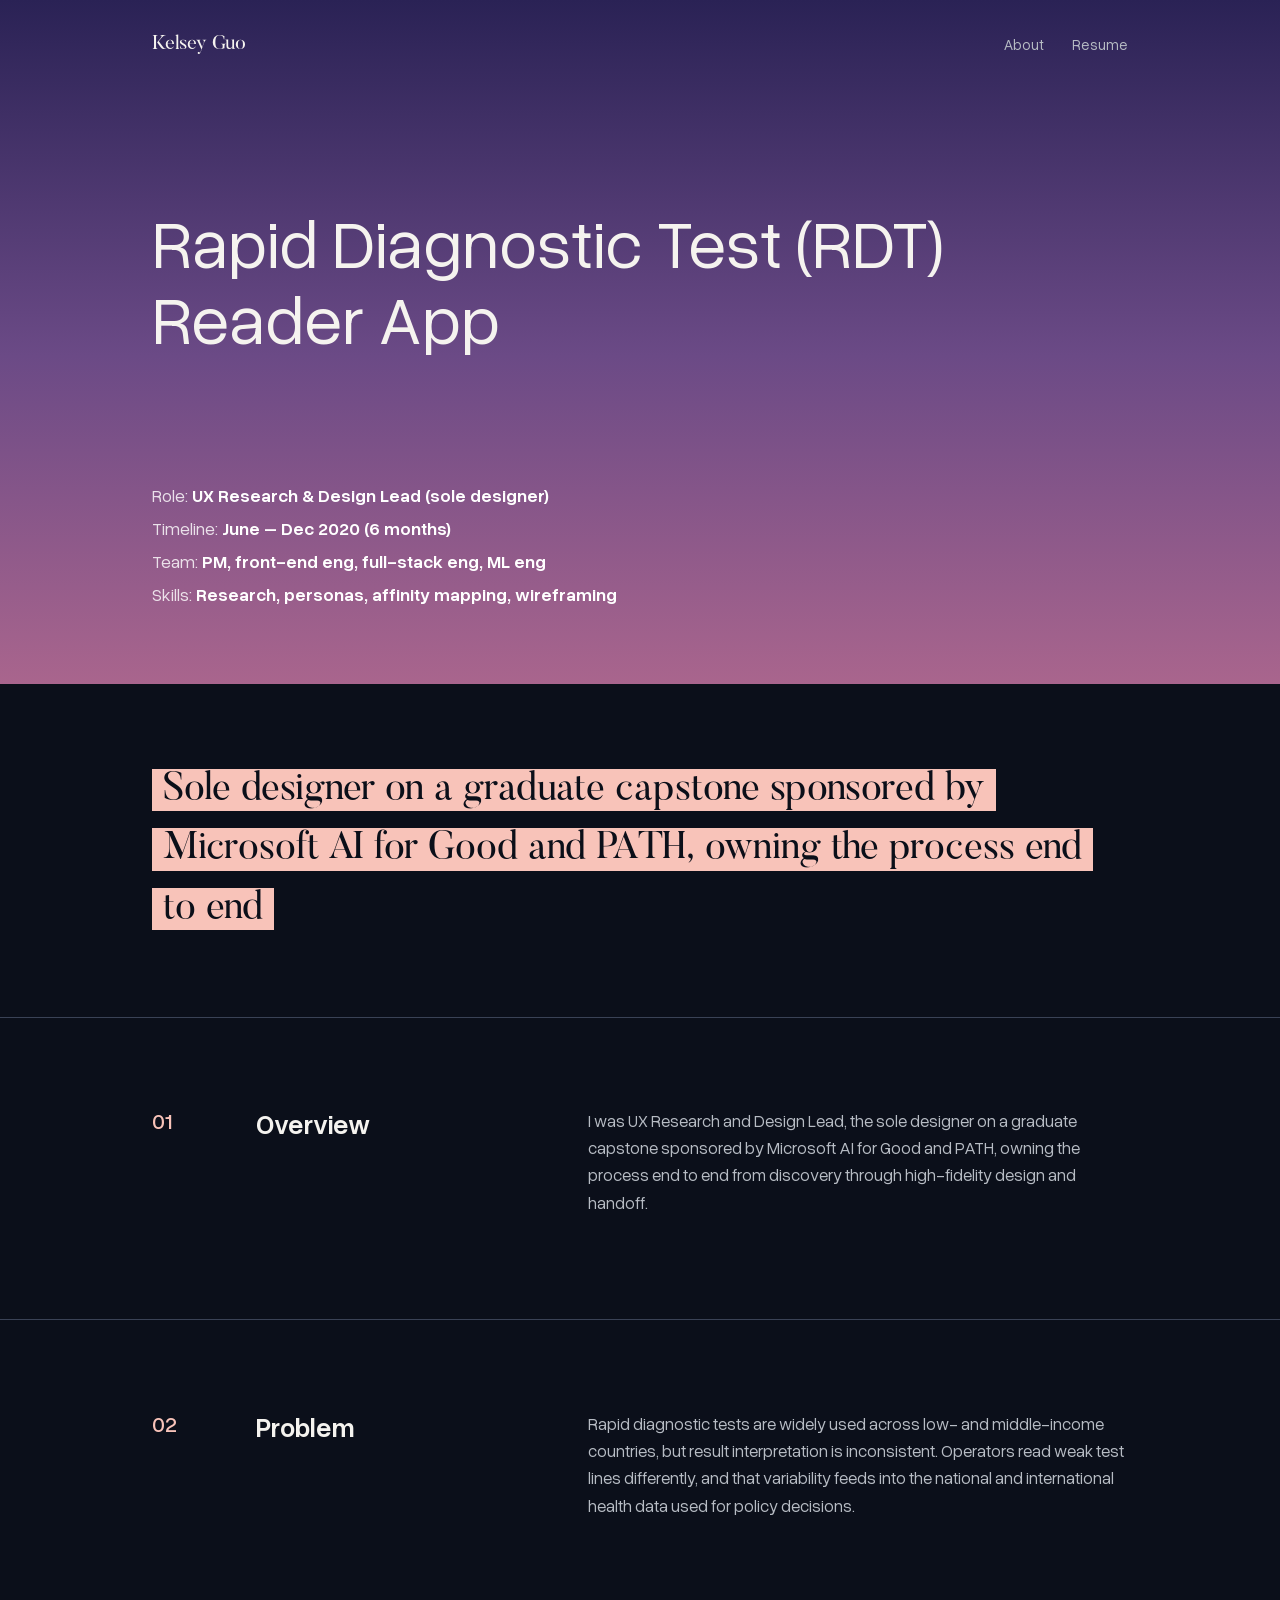
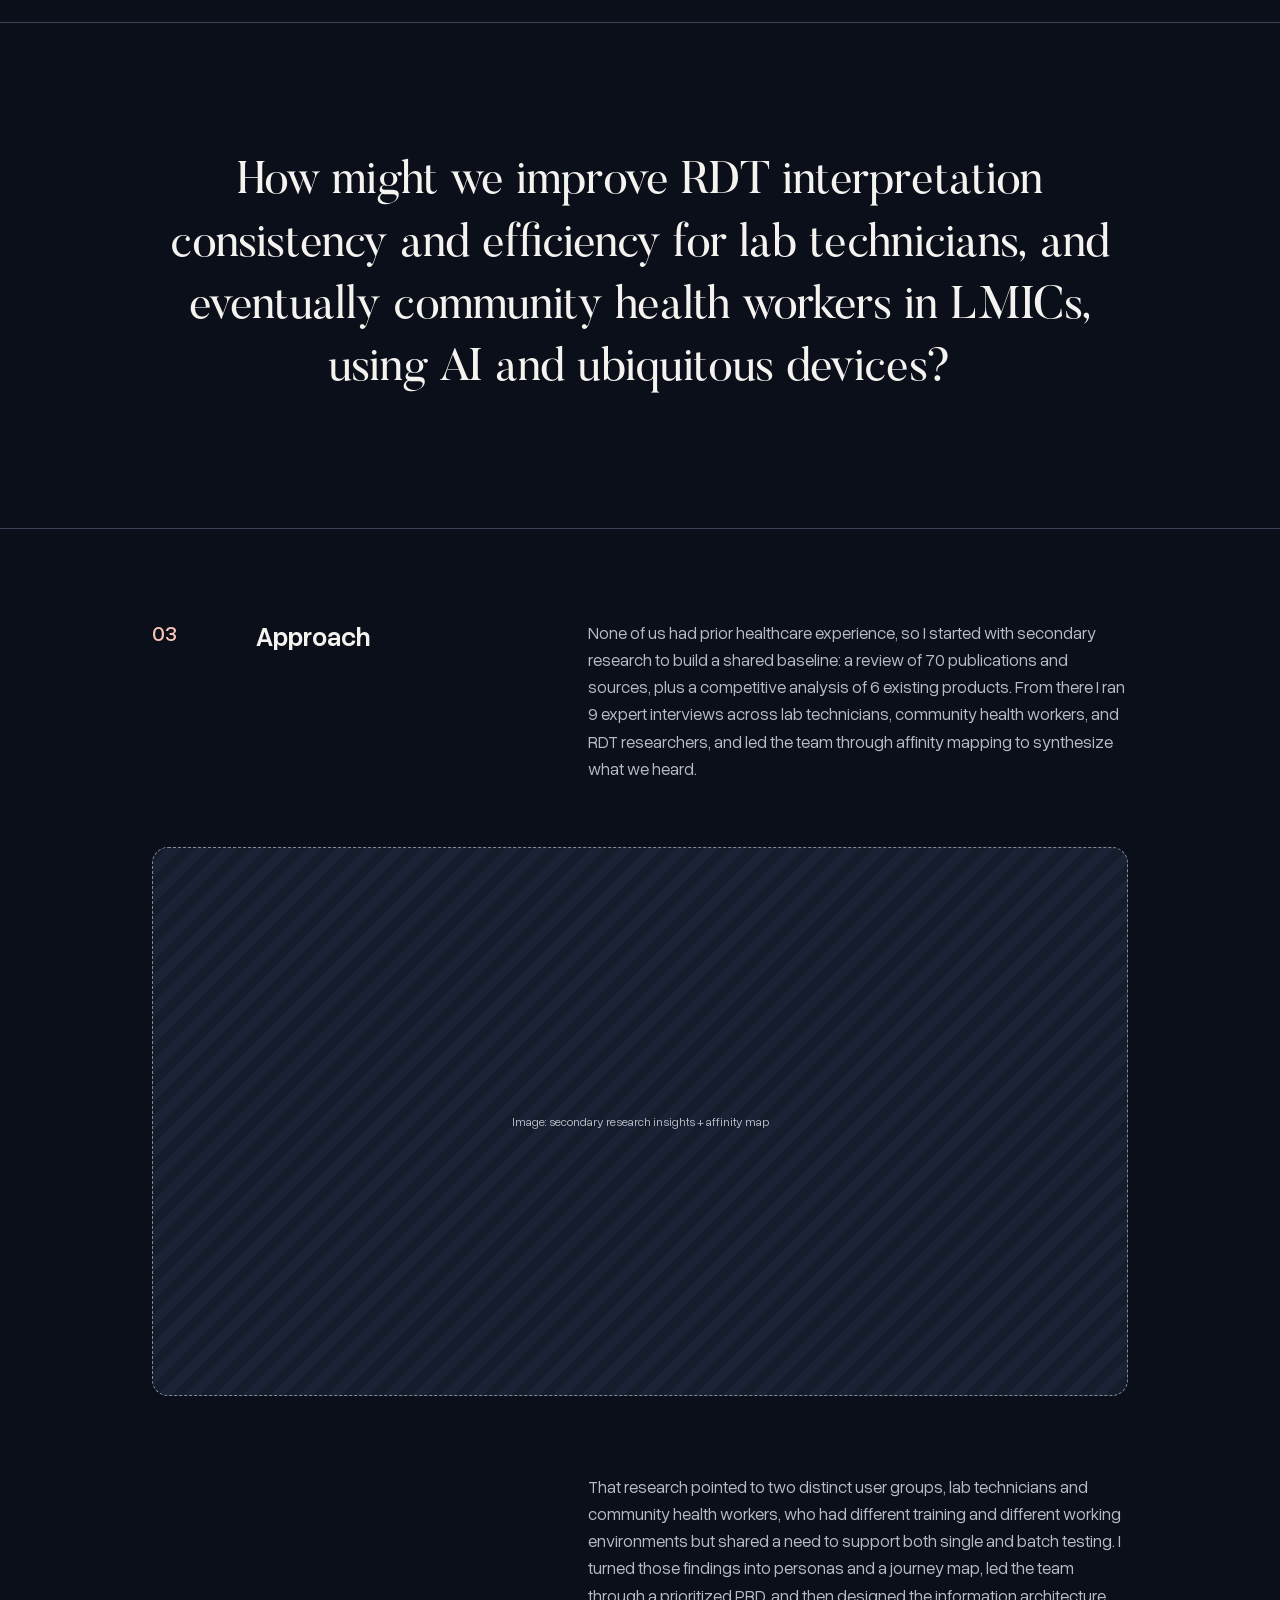
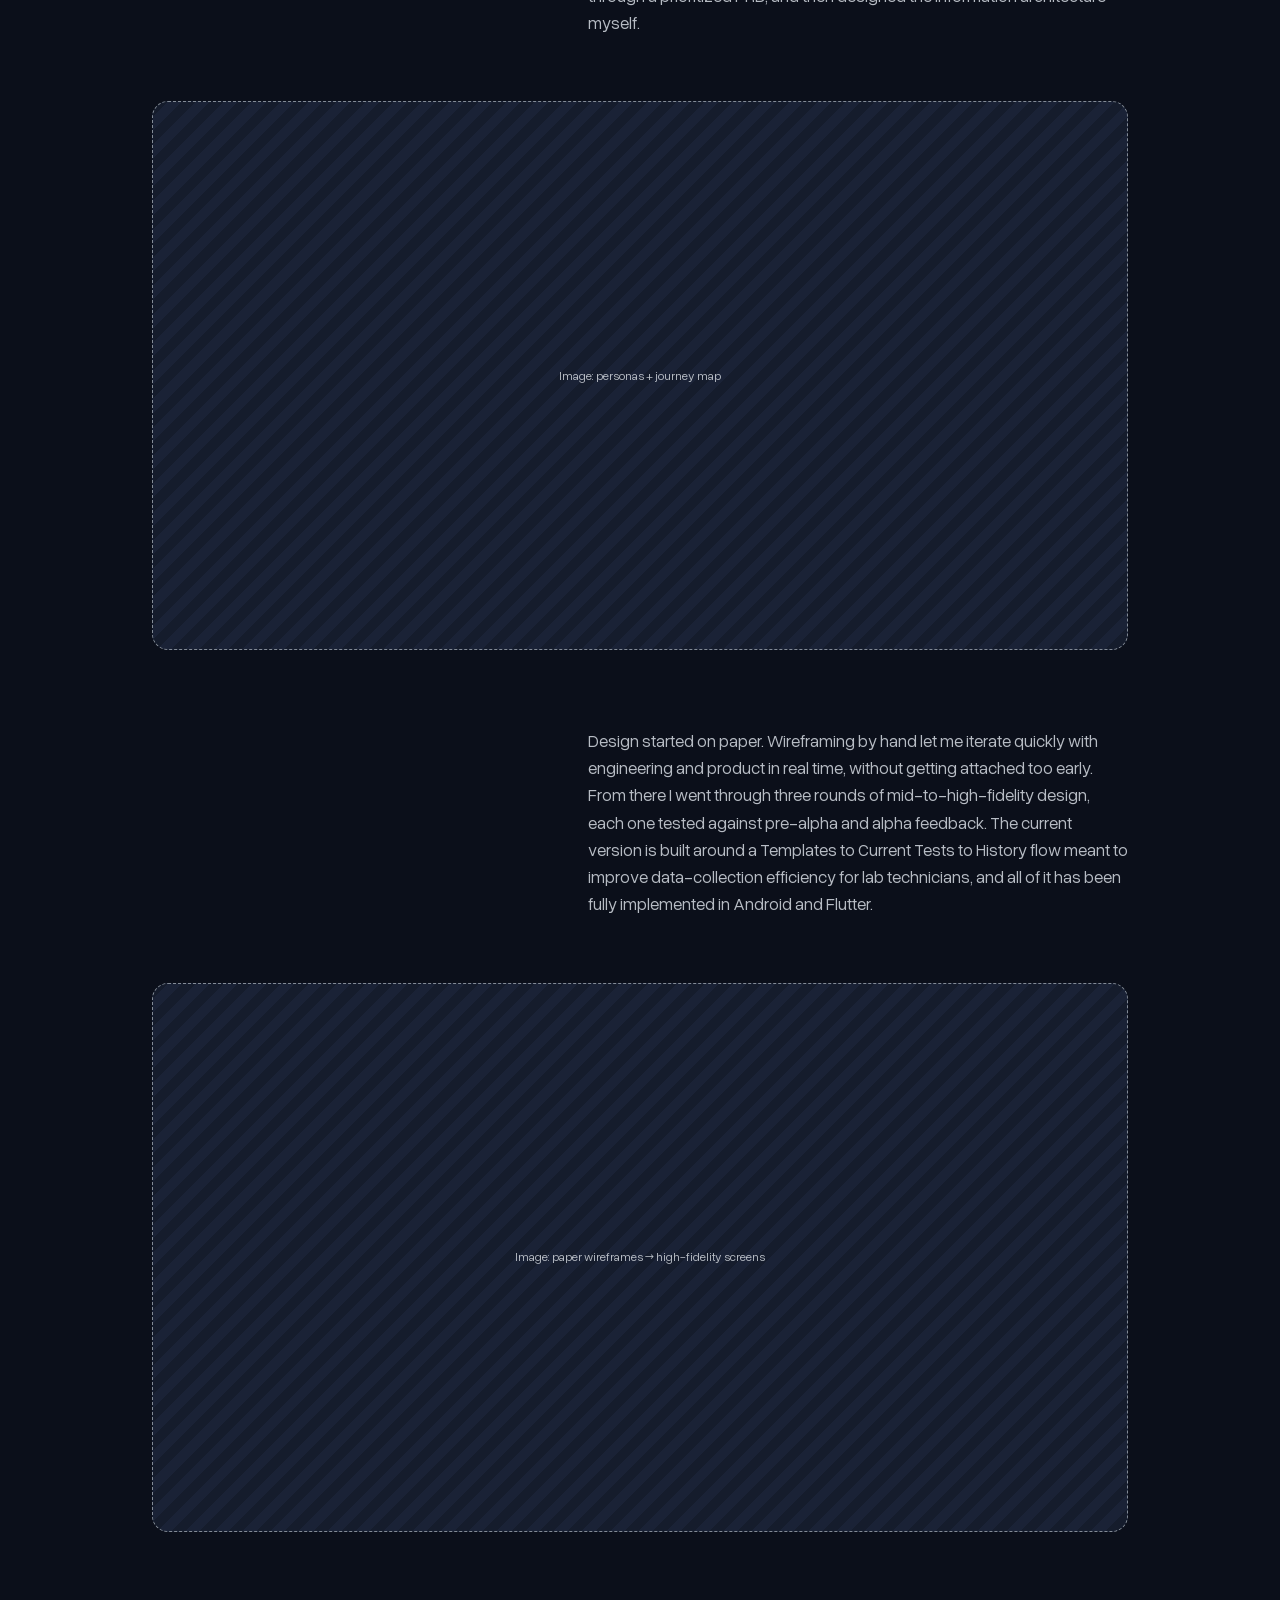
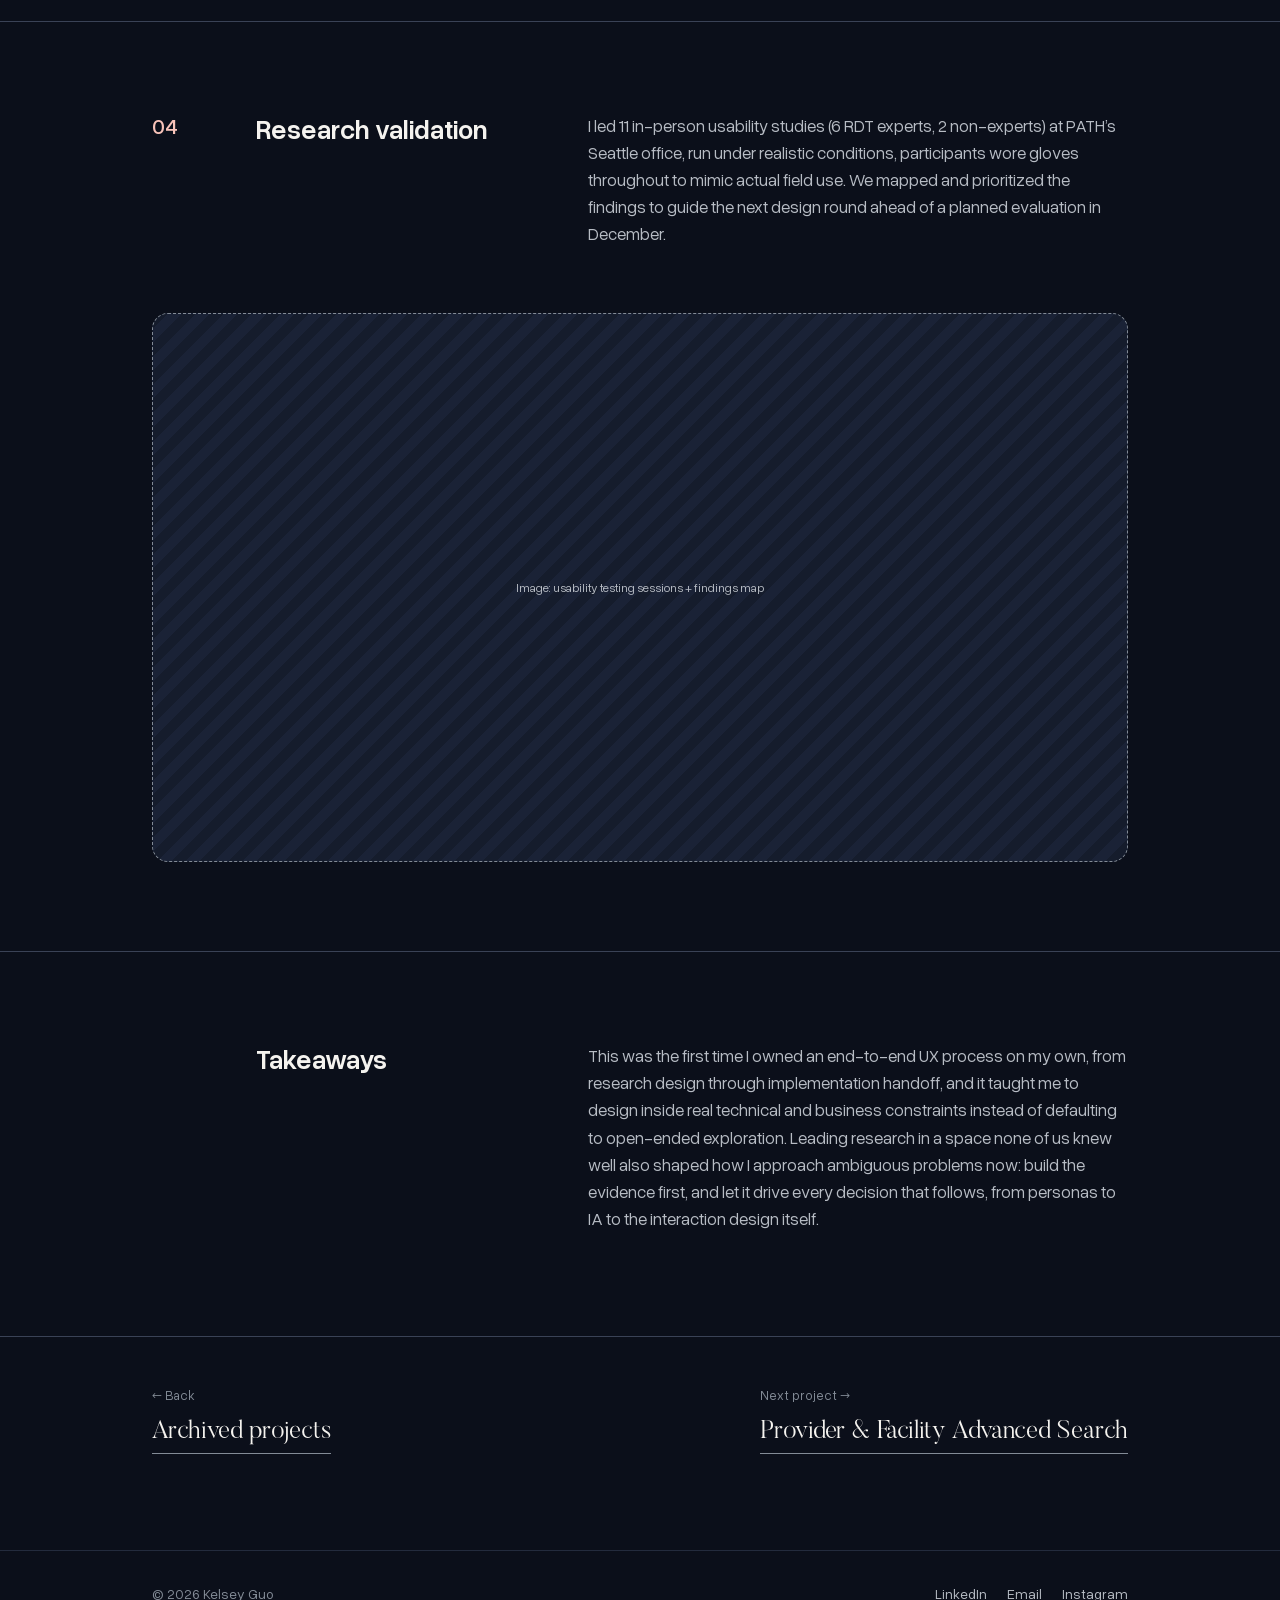
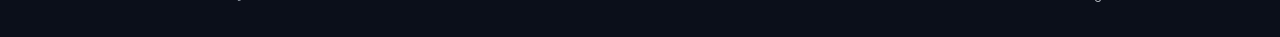
<file: case-rdt.html>
<!DOCTYPE html>
<html lang="en">
<head>
  <meta charset="UTF-8">
  <meta name="viewport" content="width=device-width, initial-scale=1">
  <title>Rapid Diagnostic Test (RDT) Reader App - Kelsey Guo</title>
  <link rel="stylesheet" href="style.css">
</head>
<body class="case-v2">

  <div class="cs-hero">
    <nav class="site-nav">
      <div class="wrap">
        <a href="index.html" class="wordmark">Kelsey Guo</a>
        <div class="nav-links">
          <a href="about.html">About</a>
          <a href="https://drive.google.com/file/d/1MKLHyuRDNJYFKnCXRcCWQ2kk3Nf8_HWo/view" target="_blank" rel="noopener">Resume</a>
        </div>
      </div>
    </nav>

    <header class="cs-hero-inner">
      <div class="wrap">
        <h1>Rapid Diagnostic Test (RDT) Reader App</h1>
        <div class="cs-meta">
          <p>Role: <strong>UX Research &amp; Design Lead (sole designer)</strong></p>
          <p>Timeline: <strong>June &ndash; Dec 2020 (6 months)</strong></p>
          <p>Team: <strong>PM, front-end eng, full-stack eng, ML eng</strong></p>
          <p>Skills: <strong>Research, personas, affinity mapping, wireframing</strong></p>
        </div>
      </div>
    </header>
  </div>

  <main>
    <section class="cs-intro">
      <div class="wrap">
        <div class="cs-row">
          <div>
            <h2 class="cs-statement"><span>Sole designer on a graduate capstone sponsored by Microsoft AI for Good and PATH, owning the process end to end</span></h2>
          </div>
        </div>
      </div>
    </section>

    <section class="cs-section">
      <div class="wrap">
        <div class="cs-row">
          <div class="cs-num">01</div>
          <h2 class="cs-heading">Overview</h2>
          <div class="cs-body">
            <p>I was UX Research and Design Lead, the sole designer on a graduate capstone sponsored by Microsoft AI for Good and PATH, owning the process end to end from discovery through high-fidelity design and handoff.</p>
          </div>
        </div>
      </div>
    </section>

    <section class="cs-section">
      <div class="wrap">
        <div class="cs-row">
          <div class="cs-num">02</div>
          <h2 class="cs-heading">Problem</h2>
          <div class="cs-body">
            <p>Rapid diagnostic tests are widely used across low- and middle-income countries, but result interpretation is inconsistent. Operators read weak test lines differently, and that variability feeds into the national and international health data used for policy decisions.</p>
          </div>
        </div>
      </div>
    </section>

    <section class="cs-section cs-hmw-band">
      <div class="wrap">
        <p class="cs-hmw-big">How might we improve RDT interpretation consistency and efficiency for lab technicians, and eventually community health workers in LMICs, using AI and ubiquitous devices?</p>
      </div>
    </section>

    <section class="cs-section">
      <div class="wrap">
        <div class="cs-row">
          <div class="cs-num">03</div>
          <h2 class="cs-heading">Approach</h2>
          <div class="cs-body">
            <p>None of us had prior healthcare experience, so I started with secondary research to build a shared baseline: a review of 70 publications and sources, plus a competitive analysis of 6 existing products. From there I ran 9 expert interviews across lab technicians, community health workers, and RDT researchers, and led the team through affinity mapping to synthesize what we heard.</p>
          </div>
        </div>
        <div class="media-placeholder"><span>Image: secondary research insights + affinity map</span></div>
        <div class="cs-row" style="margin-top: clamp(48px, 6vw, 88px);">
          <div></div>
          <div></div>
          <div class="cs-body">
            <p>That research pointed to two distinct user groups, lab technicians and community health workers, who had different training and different working environments but shared a need to support both single and batch testing. I turned those findings into personas and a journey map, led the team through a prioritized PRD, and then designed the information architecture myself.</p>
          </div>
        </div>
        <div class="media-placeholder"><span>Image: personas + journey map</span></div>
        <div class="cs-row" style="margin-top: clamp(48px, 6vw, 88px);">
          <div></div>
          <div></div>
          <div class="cs-body">
            <p>Design started on paper. Wireframing by hand let me iterate quickly with engineering and product in real time, without getting attached too early. From there I went through three rounds of mid-to-high-fidelity design, each one tested against pre-alpha and alpha feedback. The current version is built around a Templates to Current Tests to History flow meant to improve data-collection efficiency for lab technicians, and all of it has been fully implemented in Android and Flutter.</p>
          </div>
        </div>
        <div class="media-placeholder"><span>Image: paper wireframes &rarr; high-fidelity screens</span></div>
      </div>
    </section>

    <section class="cs-section">
      <div class="wrap">
        <div class="cs-row">
          <div class="cs-num">04</div>
          <h2 class="cs-heading">Research validation</h2>
          <div class="cs-body">
            <p>I led 11 in-person usability studies (6 RDT experts, 2 non-experts) at PATH&rsquo;s Seattle office, run under realistic conditions, participants wore gloves throughout to mimic actual field use. We mapped and prioritized the findings to guide the next design round ahead of a planned evaluation in December.</p>
          </div>
        </div>
        <div class="media-placeholder"><span>Image: usability testing sessions + findings map</span></div>
      </div>
    </section>

    <section class="cs-section cs-outcomes">
      <div class="wrap">
        <div class="cs-row">
          <div></div>
          <h2 class="cs-heading">Takeaways</h2>
          <div class="cs-body">
            <p>This was the first time I owned an end-to-end UX process on my own, from research design through implementation handoff, and it taught me to design inside real technical and business constraints instead of defaulting to open-ended exploration. Leading research in a space none of us knew well also shaped how I approach ambiguous problems now: build the evidence first, and let it drive every decision that follows, from personas to IA to the interaction design itself.</p>
          </div>
        </div>
      </div>
    </section>
  </main>

  <div class="cs-next">
    <div class="wrap">
      <a href="archive.html" class="underline-link">
        <span class="label">&larr; Back</span>
        <span class="title">Archived projects</span>
      </a>
      <a href="case-pas.html" class="underline-link">
        <span class="label">Next project &rarr;</span>
        <span class="title">Provider &amp; Facility Advanced Search</span>
      </a>
    </div>
  </div>

  <footer class="site-footer">
    <div class="wrap">
      <span>© 2026 Kelsey Guo</span>
      <div class="footer-links">
        <a href="http://www.linkedin.com/in/kmguo13" target="_blank" rel="noopener">LinkedIn</a>
        <a href="mailto:kmguo13@gmail.com">Email</a>
        <a href="http://www.instagram.com/kelschini" target="_blank" rel="noopener">Instagram</a>
      </div>
    </div>
  </footer>
</body>
</html>
</file>
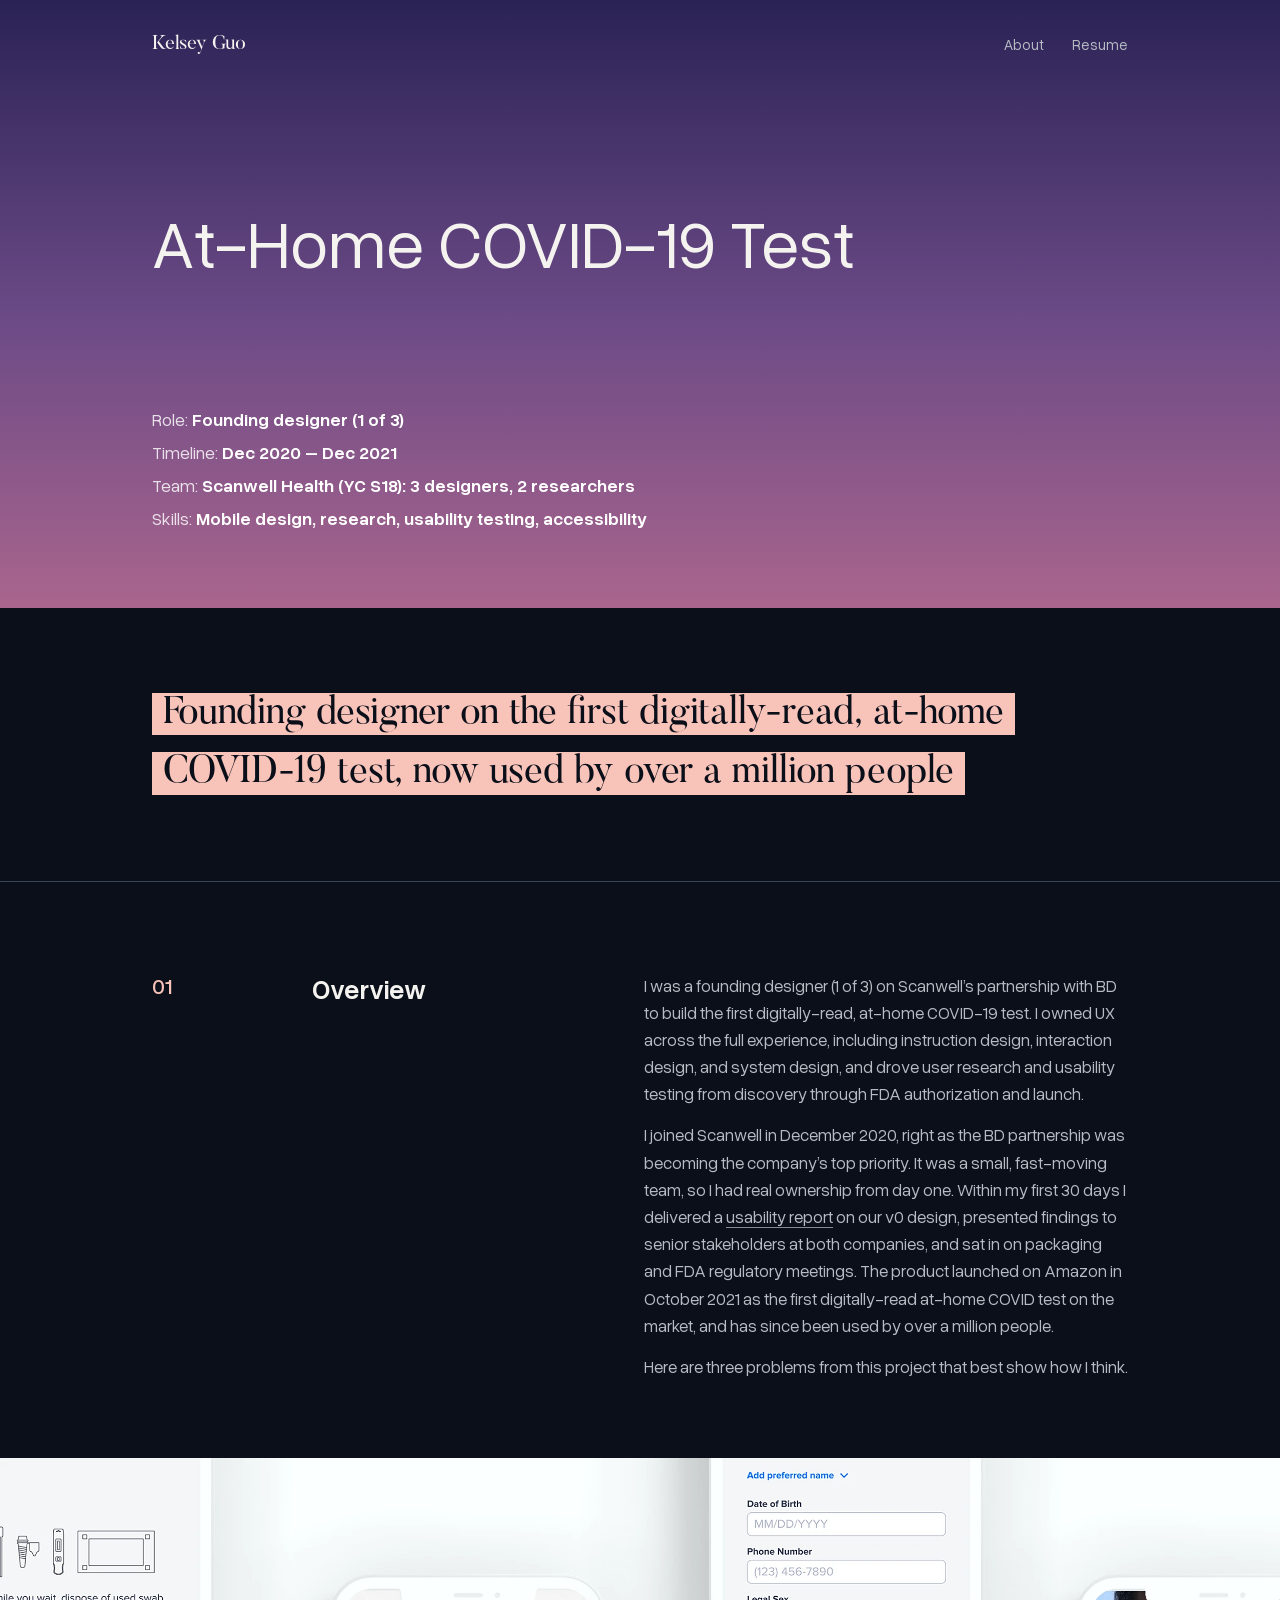
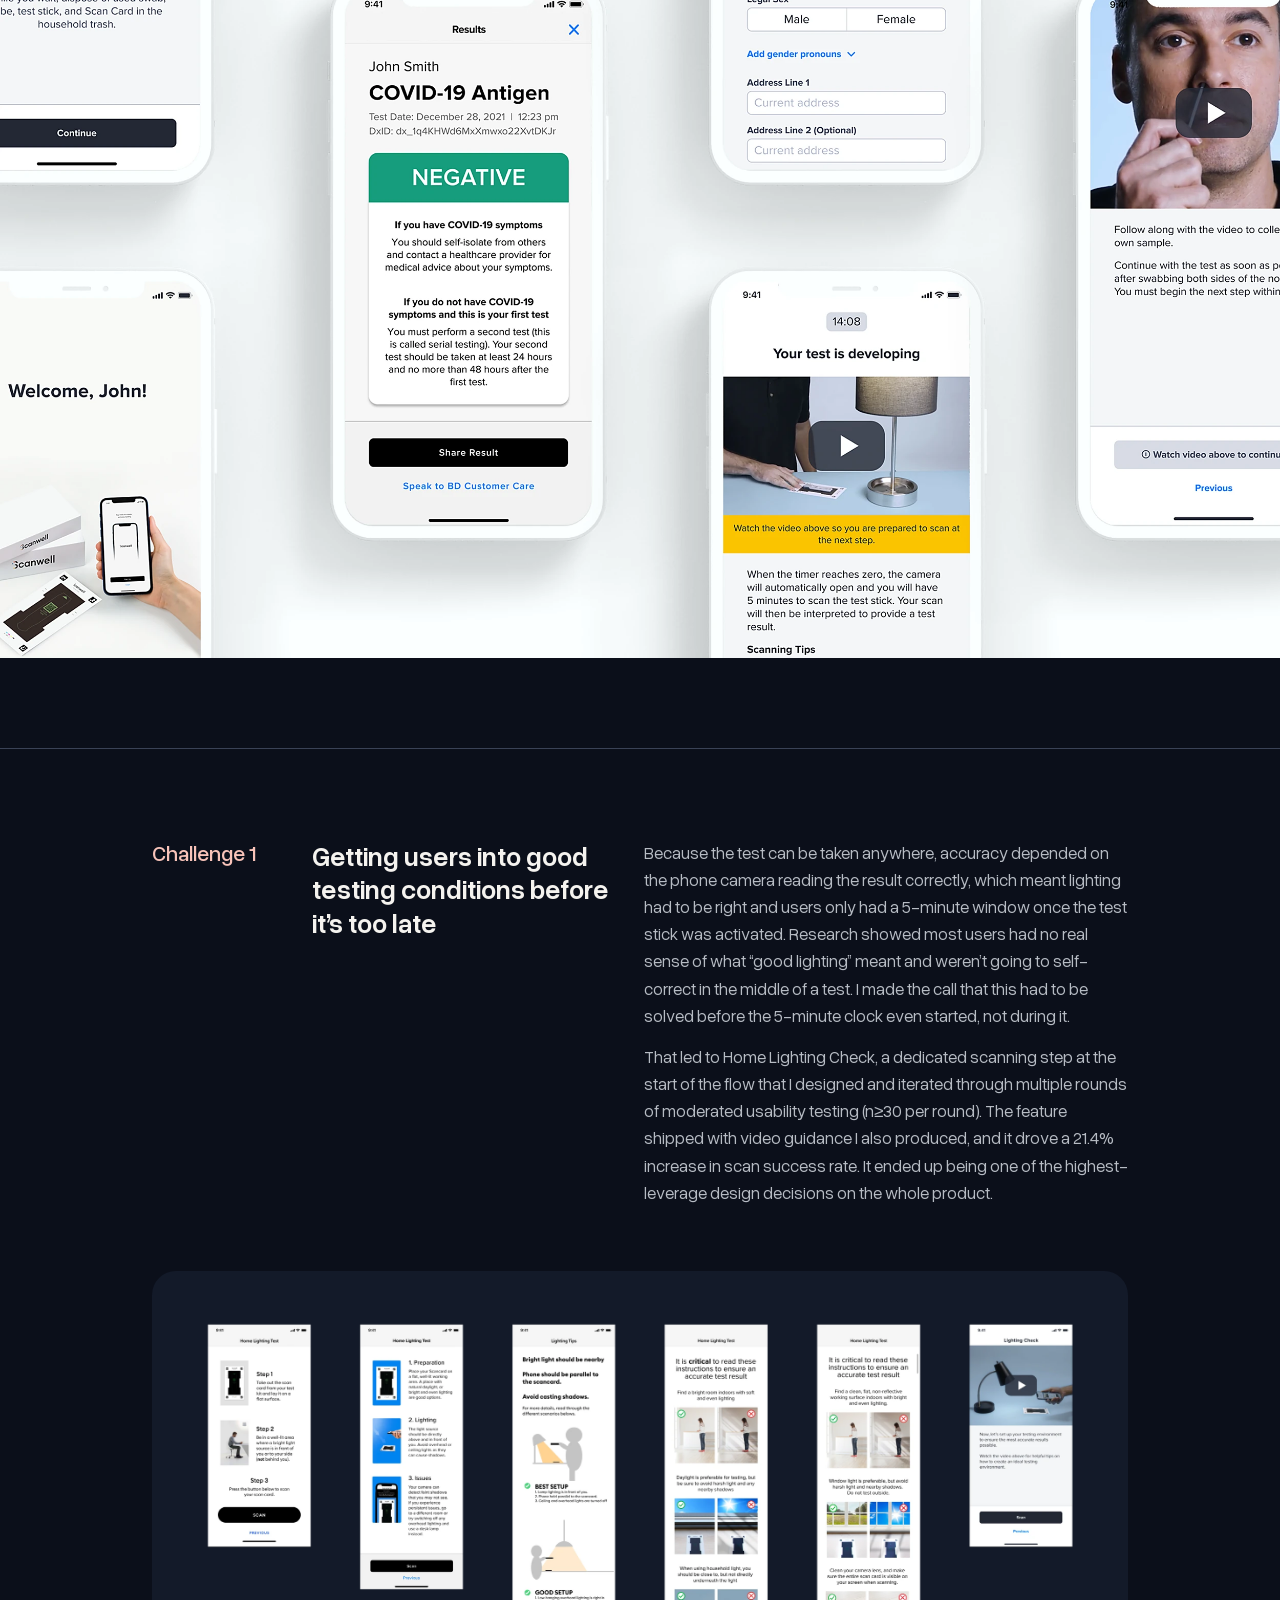
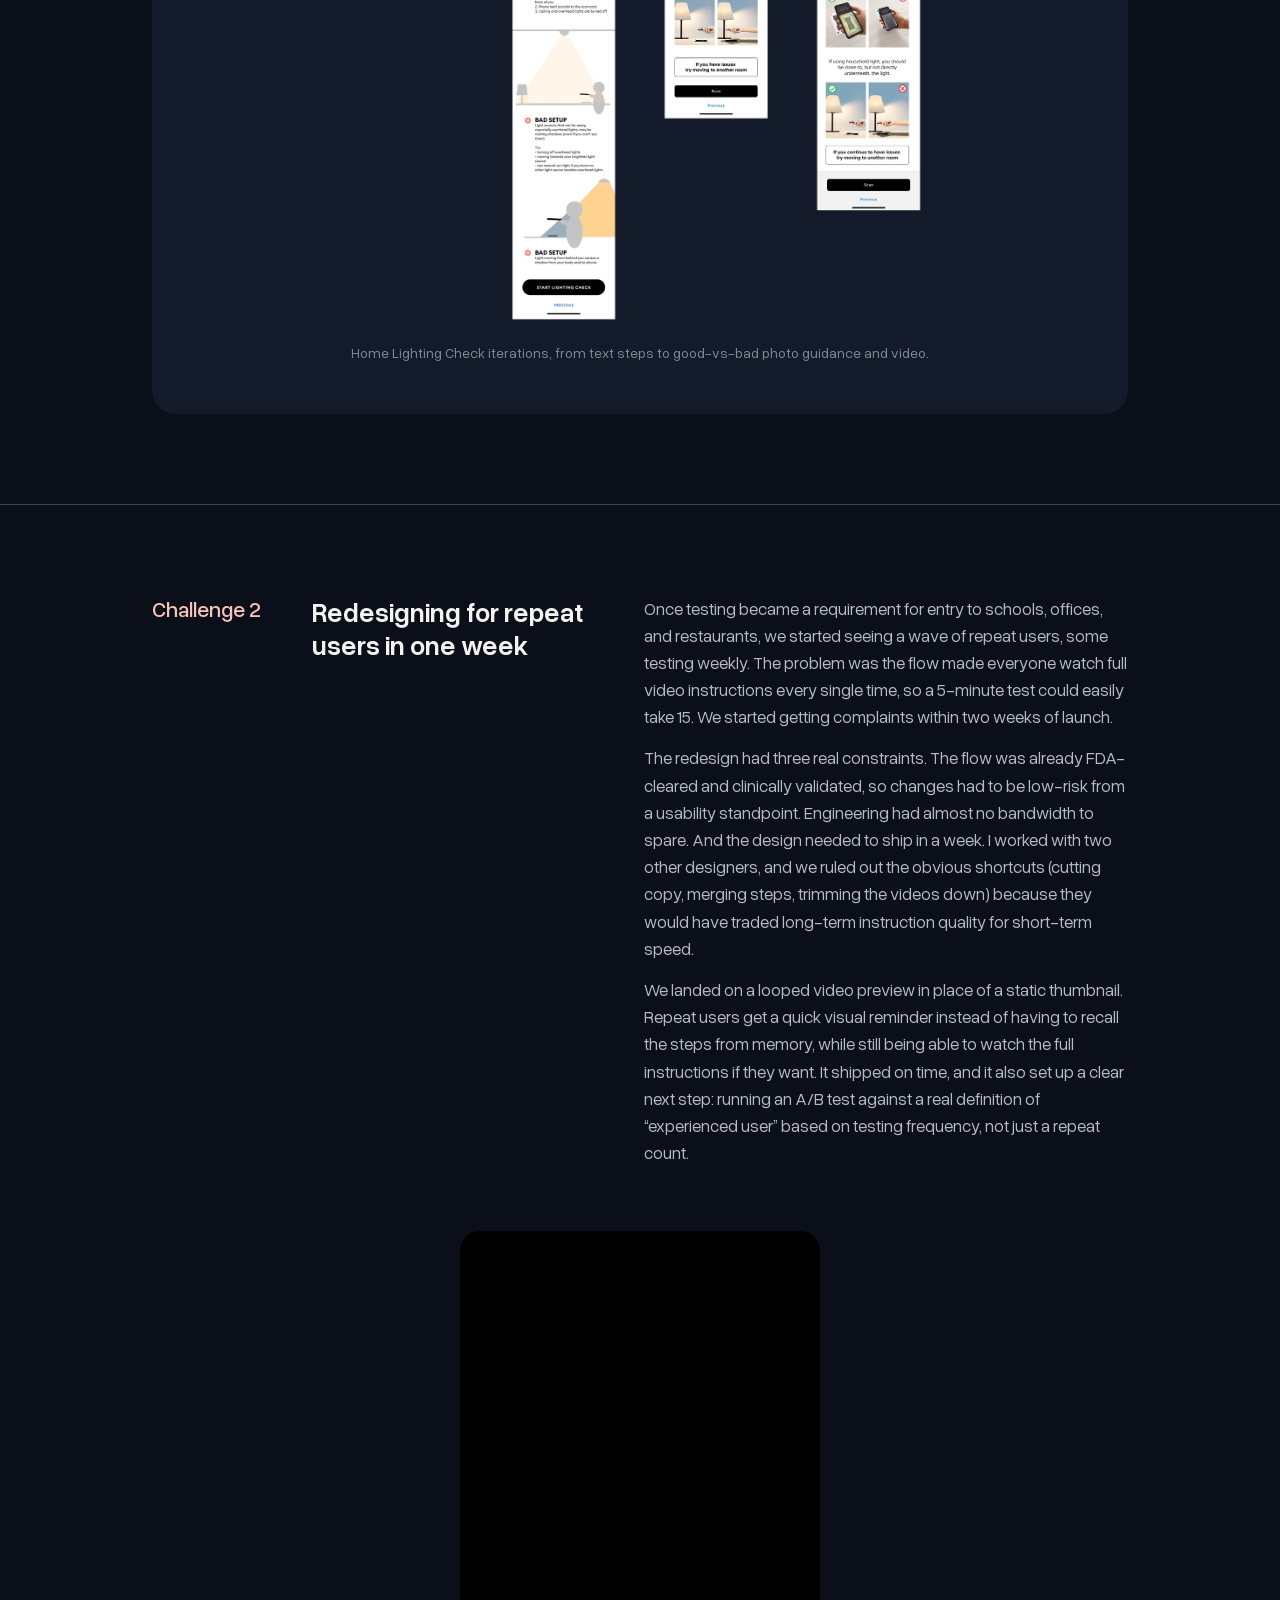
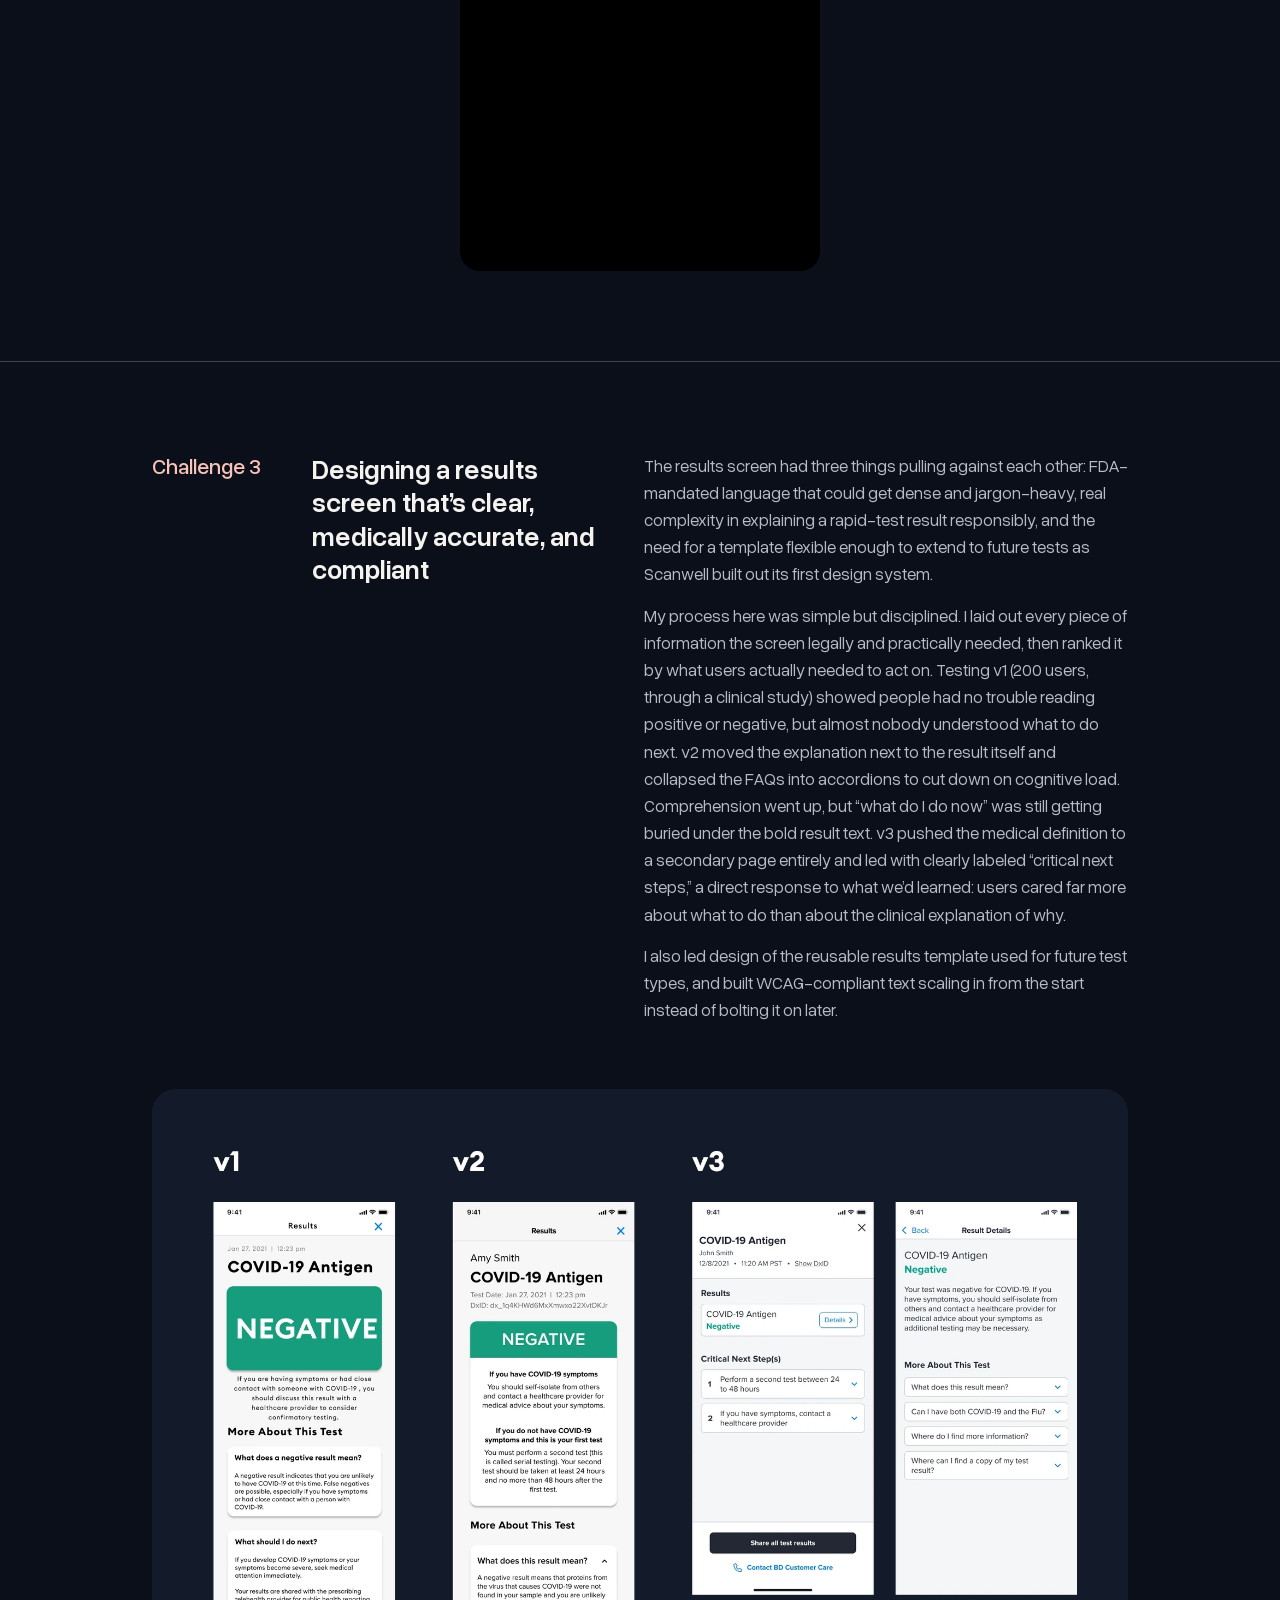
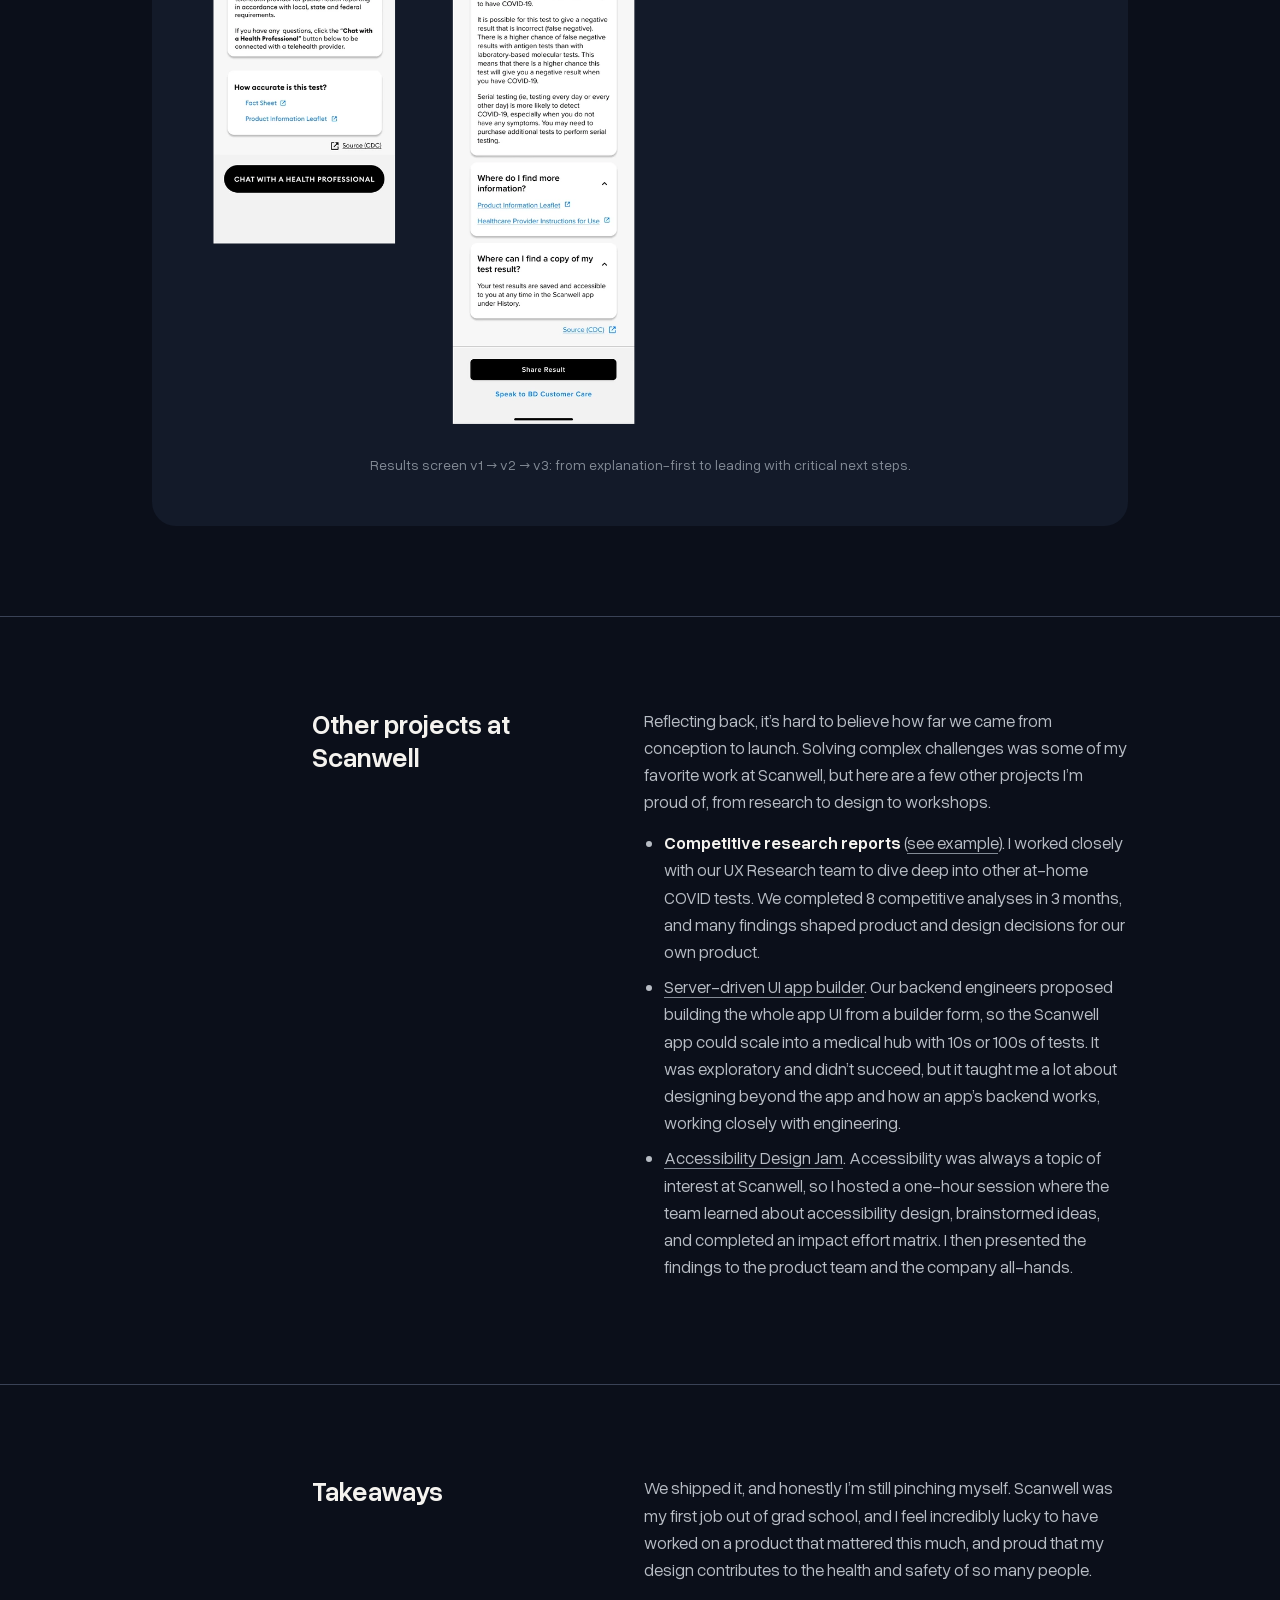
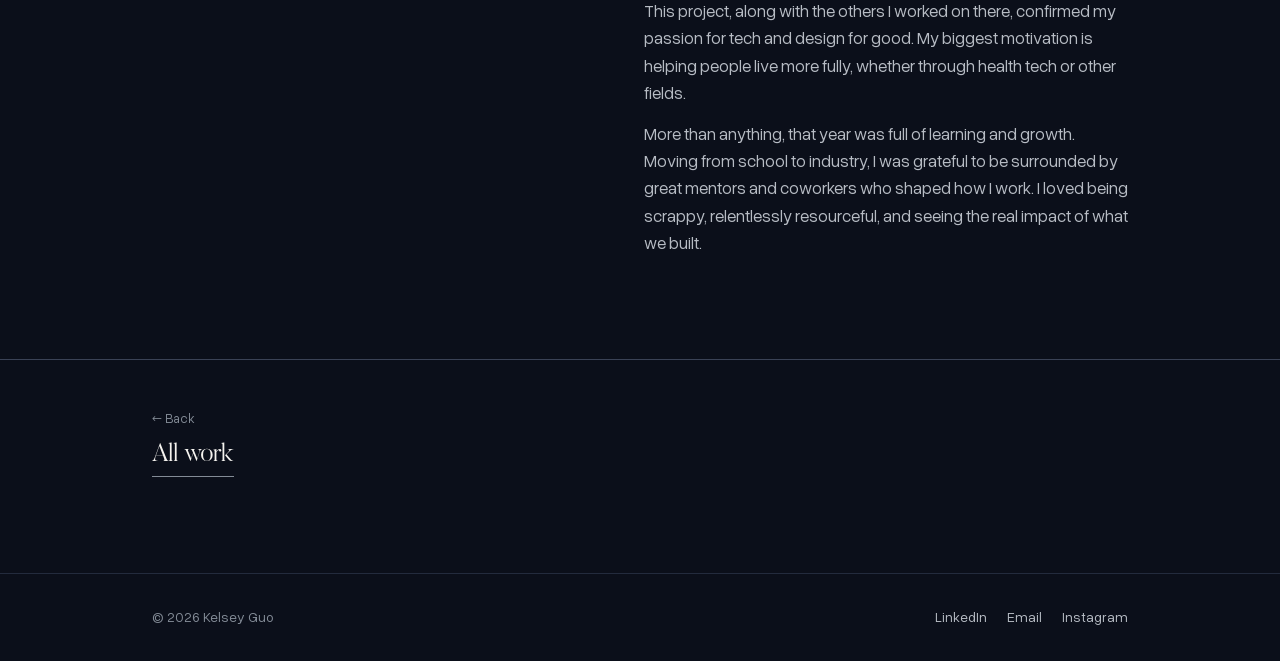
<file: case-scanwell.html>
<!DOCTYPE html>
<html lang="en">
<head>
  <meta charset="UTF-8">
  <meta name="viewport" content="width=device-width, initial-scale=1">
  <title>At-Home COVID-19 Test - Kelsey Guo</title>
  <link rel="stylesheet" href="style.css">
</head>
<body class="case-v2 case-sw">

  <div class="cs-hero">
    <nav class="site-nav">
      <div class="wrap">
        <a href="index.html" class="wordmark">Kelsey Guo</a>
        <div class="nav-links">
          <a href="about.html">About</a>
          <a href="https://drive.google.com/file/d/1MKLHyuRDNJYFKnCXRcCWQ2kk3Nf8_HWo/view" target="_blank" rel="noopener">Resume</a>
        </div>
      </div>
    </nav>

    <header class="cs-hero-inner">
      <div class="wrap">
        <h1>At-Home COVID-19 Test</h1>
        <div class="cs-meta">
          <p>Role: <strong>Founding designer (1 of 3)</strong></p>
          <p>Timeline: <strong>Dec 2020 &ndash; Dec 2021</strong></p>
          <p>Team: <strong>Scanwell Health (YC S18): 3 designers, 2 researchers</strong></p>
          <p>Skills: <strong>Mobile design, research, usability testing, accessibility</strong></p>
        </div>
      </div>
    </header>
  </div>

  <main>
    <section class="cs-intro">
      <div class="wrap">
        <div class="cs-row">
          <div>
            <h2 class="cs-statement"><span>Founding designer on the first digitally-read, at-home COVID-19 test, now used by over a million people</span></h2>
          </div>
        </div>
      </div>
    </section>

    <section class="cs-section">
      <div class="wrap">
        <div class="cs-row">
          <div class="cs-num">01</div>
          <h2 class="cs-heading">Overview</h2>
          <div class="cs-body">
            <p>I was a founding designer (1 of 3) on Scanwell&rsquo;s partnership with BD to build the first digitally-read, at-home COVID-19 test. I owned UX across the full experience, including instruction design, interaction design, and system design, and drove user research and usability testing from discovery through FDA authorization and launch.</p>
            <p>I joined Scanwell in December 2020, right as the BD partnership was becoming the company&rsquo;s top priority. It was a small, fast-moving team, so I had real ownership from day one. Within my first 30 days I delivered a <a class="underline-link" href="https://docs.google.com/presentation/d/164vFKNSuyRjLamqTDNmOAy90M5i3CFfwui-iX0l8DQs/edit?usp=sharing" target="_blank" rel="noopener">usability report</a> on our v0 design, presented findings to senior stakeholders at both companies, and sat in on packaging and FDA regulatory meetings. The product launched on Amazon in October 2021 as the first digitally-read at-home COVID test on the market, and has since been used by over a million people.</p>
            <p>Here are three problems from this project that best show how I think.</p>
          </div>
        </div>
      </div>
      <figure class="cs-bleed">
        <img src="images/scanwell/mockup-full.webp" alt="The Scanwell app on five phones: the negative result screen, the test timer, instructional video screens, and the sign-up form">
      </figure>
    </section>

    <section class="cs-section">
      <div class="wrap">
        <div class="cs-row">
          <div class="cs-num">Challenge 1</div>
          <h2 class="cs-heading">Getting users into good testing conditions before it&rsquo;s too late</h2>
          <div class="cs-body">
            <p>Because the test can be taken anywhere, accuracy depended on the phone camera reading the result correctly, which meant lighting had to be right and users only had a 5-minute window once the test stick was activated. Research showed most users had no real sense of what &ldquo;good lighting&rdquo; meant and weren&rsquo;t going to self-correct in the middle of a test. I made the call that this had to be solved before the 5-minute clock even started, not during it.</p>
            <p>That led to Home Lighting Check, a dedicated scanning step at the start of the flow that I designed and iterated through multiple rounds of moderated usability testing (n&ge;30 per round). The feature shipped with video guidance I also produced, and it drove a 21.4% increase in scan success rate. It ended up being one of the highest-leverage design decisions on the whole product.</p>
          </div>
        </div>
        <figure class="cs-figure">
          <img src="images/scanwell/lighting-iterations.webp" data-full="images/scanwell/lighting-iterations-full.webp" alt="Six iterations of the Home Lighting Check: a text-only three-step flow, an illustrated preparation, lighting and issues list, a good versus bad setup guide, two versions with paired good and bad photos, and a final version led by an instructional video">
          <figcaption class="cs-caption">Home Lighting Check iterations, from text steps to good-vs-bad photo guidance and video.</figcaption>
        </figure>
      </div>
    </section>

    <section class="cs-section">
      <div class="wrap">
        <div class="cs-row">
          <div class="cs-num">Challenge 2</div>
          <h2 class="cs-heading">Redesigning for repeat users in one week</h2>
          <div class="cs-body">
            <p>Once testing became a requirement for entry to schools, offices, and restaurants, we started seeing a wave of repeat users, some testing weekly. The problem was the flow made everyone watch full video instructions every single time, so a 5-minute test could easily take 15. We started getting complaints within two weeks of launch.</p>
            <p>The redesign had three real constraints. The flow was already FDA-cleared and clinically validated, so changes had to be low-risk from a usability standpoint. Engineering had almost no bandwidth to spare. And the design needed to ship in a week. I worked with two other designers, and we ruled out the obvious shortcuts (cutting copy, merging steps, trimming the videos down) because they would have traded long-term instruction quality for short-term speed.</p>
            <p>We landed on a looped video preview in place of a static thumbnail. Repeat users get a quick visual reminder instead of having to recall the steps from memory, while still being able to watch the full instructions if they want. It shipped on time, and it also set up a clear next step: running an A/B test against a real definition of &ldquo;experienced user&rdquo; based on testing frequency, not just a repeat count.</p>
          </div>
        </div>
        <div class="cs-video">
          <iframe src="https://www.youtube-nocookie.com/embed/d_LGSgfQmgA" title="Looped video demo" loading="lazy" allow="accelerometer; encrypted-media; gyroscope; picture-in-picture; fullscreen" referrerpolicy="strict-origin-when-cross-origin"></iframe>
        </div>
      </div>
    </section>

    <section class="cs-section">
      <div class="wrap">
        <div class="cs-row">
          <div class="cs-num">Challenge 3</div>
          <h2 class="cs-heading">Designing a results screen that&rsquo;s clear, medically accurate, and compliant</h2>
          <div class="cs-body">
            <p>The results screen had three things pulling against each other: FDA-mandated language that could get dense and jargon-heavy, real complexity in explaining a rapid-test result responsibly, and the need for a template flexible enough to extend to future tests as Scanwell built out its first design system.</p>
            <p>My process here was simple but disciplined. I laid out every piece of information the screen legally and practically needed, then ranked it by what users actually needed to act on. Testing v1 (200 users, through a clinical study) showed people had no trouble reading positive or negative, but almost nobody understood what to do next. v2 moved the explanation next to the result itself and collapsed the FAQs into accordions to cut down on cognitive load. Comprehension went up, but &ldquo;what do I do now&rdquo; was still getting buried under the bold result text. v3 pushed the medical definition to a secondary page entirely and led with clearly labeled &ldquo;critical next steps,&rdquo; a direct response to what we&rsquo;d learned: users cared far more about what to do than about the clinical explanation of why.</p>
            <p>I also led design of the reusable results template used for future test types, and built WCAG-compliant text scaling in from the start instead of bolting it on later.</p>
          </div>
        </div>
        <figure class="cs-figure">
          <img src="images/scanwell/results-versions.webp" data-full="images/scanwell/results-versions-full.webp" alt="The results screen across three versions: v1 leads with a large result and long explanations, v2 moves the explanation next to the result with collapsible FAQs, and v3 leads with critical next steps and moves the medical definition to a secondary page">
          <figcaption class="cs-caption">Results screen v1 &rarr; v2 &rarr; v3: from explanation-first to leading with critical next steps.</figcaption>
        </figure>
      </div>
    </section>

    <section class="cs-section">
      <div class="wrap">
        <div class="cs-row">
          <div></div>
          <h2 class="cs-heading">Other projects at Scanwell</h2>
          <div class="cs-body">
            <p>Reflecting back, it&rsquo;s hard to believe how far we came from conception to launch. Solving complex challenges was some of my favorite work at Scanwell, but here are a few other projects I&rsquo;m proud of, from research to design to workshops.</p>
            <ul>
              <li><strong>Competitive research reports</strong> (<a class="underline-link" href="https://docs.google.com/presentation/d/1D9ue7rU9WdIKWZ6x1ZfTDHlBeOpuqwh7vbgUAKtmhtU/edit?usp=sharing" target="_blank" rel="noopener">see example</a>). I worked closely with our UX Research team to dive deep into other at-home COVID tests. We completed 8 competitive analyses in 3 months, and many findings shaped product and design decisions for our own product.</li>
              <li><a class="underline-link" href="https://www.figma.com/file/6wREjV4sDsaVUTEMPsGmYe/?node-id=489%3A7931" target="_blank" rel="noopener">Server-driven UI app builder</a>. Our backend engineers proposed building the whole app UI from a builder form, so the Scanwell app could scale into a medical hub with 10s or 100s of tests. It was exploratory and didn&rsquo;t succeed, but it taught me a lot about designing beyond the app and how an app&rsquo;s backend works, working closely with engineering.</li>
              <li><a class="underline-link" href="https://www.figma.com/file/dkswTjuENJEfPkkkzf3C6i/Accessibility-Design-Jam?node-id=0%3A1" target="_blank" rel="noopener">Accessibility Design Jam</a>. Accessibility was always a topic of interest at Scanwell, so I hosted a one-hour session where the team learned about accessibility design, brainstormed ideas, and completed an impact effort matrix. I then presented the findings to the product team and the company all-hands.</li>
            </ul>
          </div>
        </div>
      </div>
    </section>

    <section class="cs-section cs-outcomes">
      <div class="wrap">
        <div class="cs-row">
          <div></div>
          <h2 class="cs-heading">Takeaways</h2>
          <div class="cs-body">
            <p>We shipped it, and honestly I&rsquo;m still pinching myself. Scanwell was my first job out of grad school, and I feel incredibly lucky to have worked on a product that mattered this much, and proud that my design contributes to the health and safety of so many people.</p>
            <p>This project, along with the others I worked on there, confirmed my passion for tech and design for good. My biggest motivation is helping people live more fully, whether through health tech or other fields.</p>
            <p>More than anything, that year was full of learning and growth. Moving from school to industry, I was grateful to be surrounded by great mentors and coworkers who shaped how I work. I loved being scrappy, relentlessly resourceful, and seeing the real impact of what we built.</p>
          </div>
        </div>
      </div>
    </section>
  </main>

  <div class="cs-next">
    <div class="wrap">
      <a href="index.html#selected-work" class="underline-link">
        <span class="label">&larr; Back</span>
        <span class="title">All work</span>
      </a>
    </div>
  </div>

  <footer class="site-footer">
    <div class="wrap">
      <span>© 2026 Kelsey Guo</span>
      <div class="footer-links">
        <a href="http://www.linkedin.com/in/kmguo13" target="_blank" rel="noopener">LinkedIn</a>
        <a href="mailto:kmguo13@gmail.com">Email</a>
        <a href="http://www.instagram.com/kelschini" target="_blank" rel="noopener">Instagram</a>
      </div>
    </div>
  </footer>

  <script src="lightbox.js" defer></script>
</body>
</html>
</file>
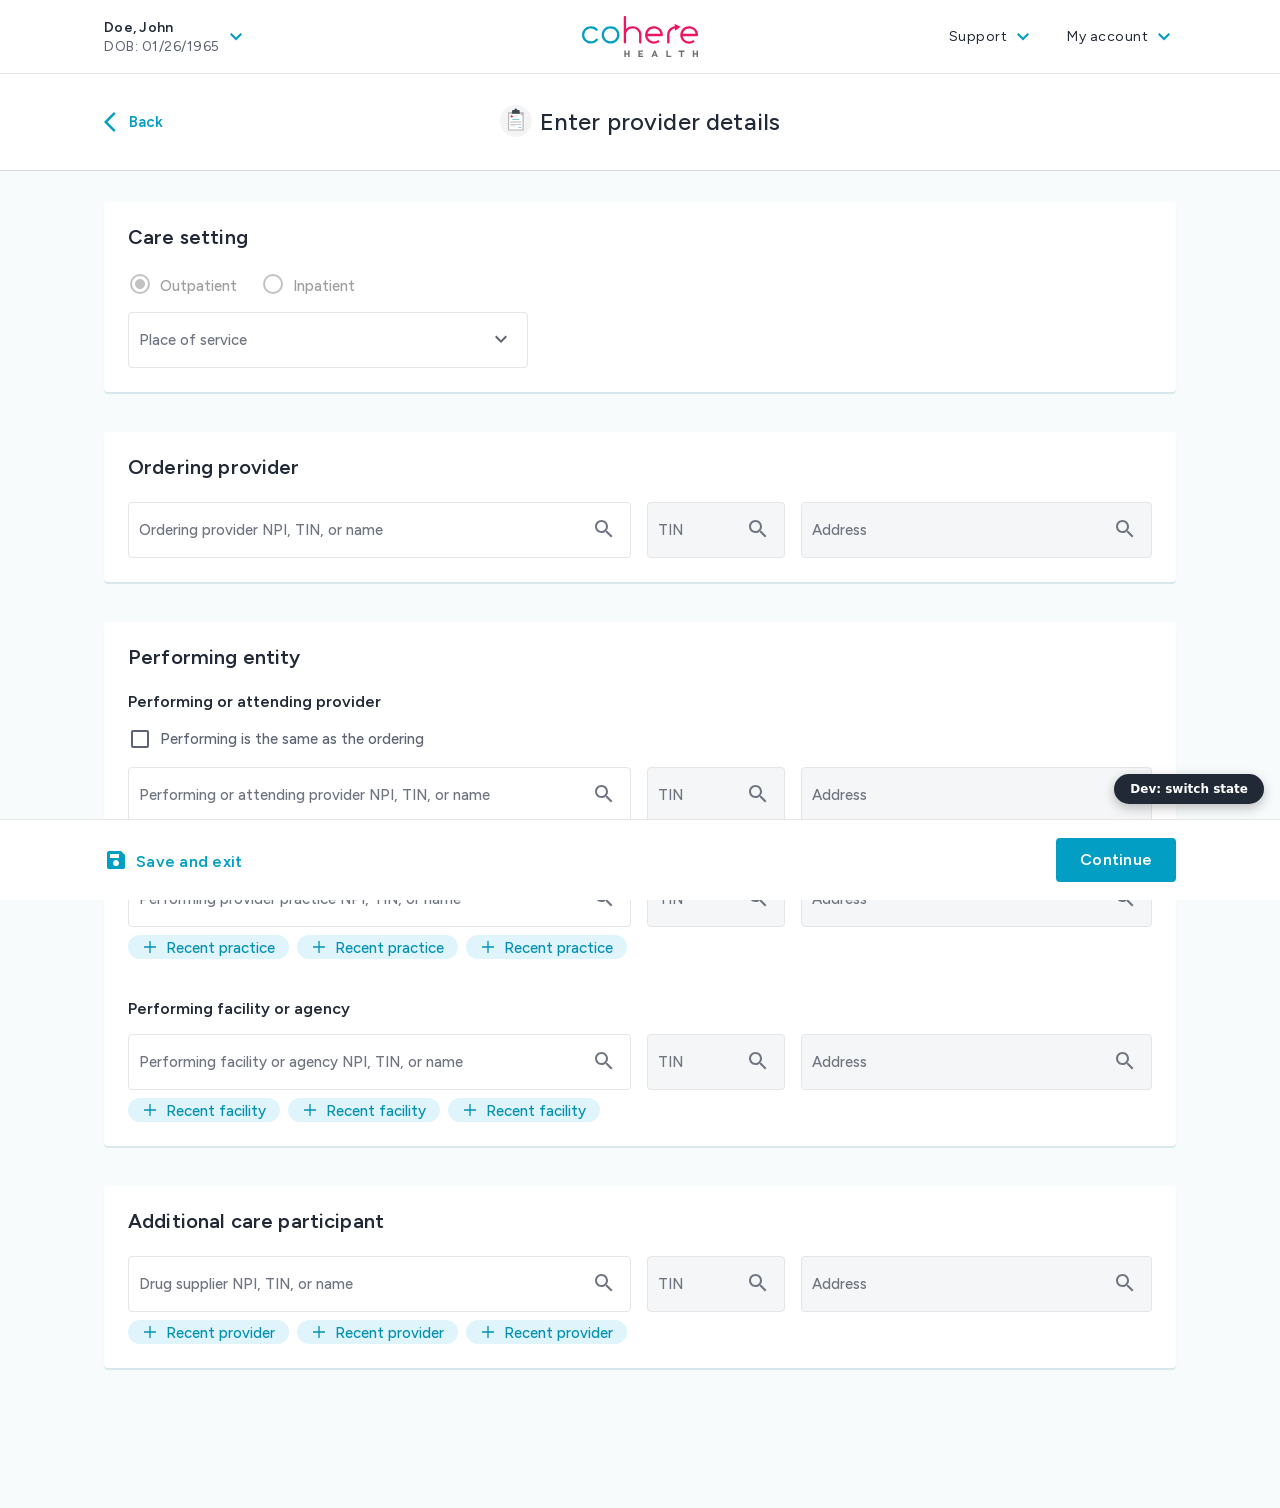
<file: prototypes/provider-entry.html>
<!doctype html>
<html lang="en">
<head>
  <meta charset="utf-8">
  <meta name="viewport" content="width=device-width, initial-scale=1">
  <title>POS-Driven Provider Entry</title>
  <style>
/* latin-ext */
@font-face {
  font-family: 'Figtree';
  font-style: normal;
  font-weight: 400;
  font-display: swap;
  src: url([data-uri]) format('woff2');
  unicode-range: U+0100-02BA, U+02BD-02C5, U+02C7-02CC, U+02CE-02D7, U+02DD-02FF, U+0304, U+0308, U+0329, U+1D00-1DBF, U+1E00-1E9F, U+1EF2-1EFF, U+2020, U+20A0-20AB, U+20AD-20C4, U+2113, U+2C60-2C7F, U+A720-A7FF;
}
/* latin */
@font-face {
  font-family: 'Figtree';
  font-style: normal;
  font-weight: 400;
  font-display: swap;
  src: url([data-uri]) format('woff2');
  unicode-range: U+0000-00FF, U+0131, U+0152-0153, U+02BB-02BC, U+02C6, U+02DA, U+02DC, U+0304, U+0308, U+0329, U+2000-206F, U+20AC, U+2122, U+2191, U+2193, U+2212, U+2215, U+FEFF, U+FFFD;
}
/* latin-ext */
@font-face {
  font-family: 'Figtree';
  font-style: normal;
  font-weight: 500;
  font-display: swap;
  src: url([data-uri]) format('woff2');
  unicode-range: U+0100-02BA, U+02BD-02C5, U+02C7-02CC, U+02CE-02D7, U+02DD-02FF, U+0304, U+0308, U+0329, U+1D00-1DBF, U+1E00-1E9F, U+1EF2-1EFF, U+2020, U+20A0-20AB, U+20AD-20C4, U+2113, U+2C60-2C7F, U+A720-A7FF;
}
/* latin */
@font-face {
  font-family: 'Figtree';
  font-style: normal;
  font-weight: 500;
  font-display: swap;
  src: url([data-uri]) format('woff2');
  unicode-range: U+0000-00FF, U+0131, U+0152-0153, U+02BB-02BC, U+02C6, U+02DA, U+02DC, U+0304, U+0308, U+0329, U+2000-206F, U+20AC, U+2122, U+2191, U+2193, U+2212, U+2215, U+FEFF, U+FFFD;
}
/* latin-ext */
@font-face {
  font-family: 'Figtree';
  font-style: normal;
  font-weight: 600;
  font-display: swap;
  src: url([data-uri]) format('woff2');
  unicode-range: U+0100-02BA, U+02BD-02C5, U+02C7-02CC, U+02CE-02D7, U+02DD-02FF, U+0304, U+0308, U+0329, U+1D00-1DBF, U+1E00-1E9F, U+1EF2-1EFF, U+2020, U+20A0-20AB, U+20AD-20C4, U+2113, U+2C60-2C7F, U+A720-A7FF;
}
/* latin */
@font-face {
  font-family: 'Figtree';
  font-style: normal;
  font-weight: 600;
  font-display: swap;
  src: url([data-uri]) format('woff2');
  unicode-range: U+0000-00FF, U+0131, U+0152-0153, U+02BB-02BC, U+02C6, U+02DA, U+02DC, U+0304, U+0308, U+0329, U+2000-206F, U+20AC, U+2122, U+2191, U+2193, U+2212, U+2215, U+FEFF, U+FFFD;
}

:root {
  --font-primary: #212936;
  --font-secondary: #5e6572;
  --font-tertiary: #6f7580;
  --disabled-text: #9e9e9e;
  --divider: #e5e5e5;
  --input-disabled: #f5f6f7;
  --main: #039ec3;
  --primary-dark: #0291b2;
  --faint: #e0f4fc;
  --error: #c62828;
  --warning: #cb7f00;
  --success: #04a15f;
  --page: #f8fbfc;
  --shadow: 0 2px 1px rgba(207, 226, 231, 0.8);
  --gutter: 104px;
  --sans: "Gilroy", "Figtree", system-ui, -apple-system, "Segoe UI", sans-serif;
}

* { box-sizing: border-box; }

body {
  margin: 0;
  background: var(--page);
  color: var(--font-primary);
  font-family: var(--sans);
  font-size: 15px;
  font-weight: 500;
  min-width: 1100px;
}

img { display: block; }
button { font: inherit; color: inherit; background: none; border: 0; padding: 0; cursor: pointer; }
h2, h3, p { margin: 0; }

/* ---------- Header ---------- */
.primary {
  position: relative;
  height: 74px;
  background: #fff;
  border-bottom: 1px solid var(--divider);
}
.member {
  position: absolute; left: var(--gutter); top: 16px;
  width: 144px; height: 42px; text-align: left;
  font-size: 14px; line-height: 19px;
}
.member .n { font-weight: 600; letter-spacing: 0.25px; color: var(--font-primary); }
.member .d { font-weight: 400; letter-spacing: 0.5px; color: var(--font-secondary); }
.member img { position: absolute; left: 120px; top: 9px; }
.nav-r {
  position: absolute; right: var(--gutter); top: 0; height: 100%;
  display: flex; align-items: center; gap: 32px;
}
.nav-r button { display: flex; align-items: center; gap: 4px; font-size: 14px; font-weight: 400; letter-spacing: 0.5px; color: var(--font-primary); }
.brand {
  position: absolute; left: 50%; top: 50%; transform: translate(-50%, -50%);
  display: flex; align-items: center; gap: 24px;
}
.brand .ahp { display: flex; align-items: center; gap: 8px; }

.request {
  position: relative; height: 96px; background: #fff;
  box-shadow: 0 1px 0 0 rgba(118, 118, 118, 0.25);
}
.back {
  position: absolute; left: var(--gutter); top: 36px;
  display: flex; align-items: center; gap: 1px;
  font-weight: 600; font-size: 15px; color: var(--main);
}
.title {
  position: absolute; left: 50%; top: calc(50% - 1px); transform: translate(-50%, -50%);
  display: flex; align-items: center; gap: 8px; white-space: nowrap;
  font-size: 24px; line-height: 27px; letter-spacing: 0.15px; font-weight: 500;
}

/* ---------- Page + cards ---------- */
.page {
  width: calc(100% - 2 * var(--gutter));
  margin: 32px auto 0;
  padding-bottom: 140px;
  display: flex; flex-direction: column; gap: 40px;
}
.card {
  background: #fff; border-radius: 4px; box-shadow: var(--shadow);
  padding: 24px; display: flex; flex-direction: column; gap: 24px;
}
.hd { display: flex; flex-direction: column; gap: 8px; }
.hd h2 { font-size: 20px; line-height: 22px; font-weight: 600; letter-spacing: 0.15px; }
.note { font-size: 13px; line-height: 15px; font-weight: 400; letter-spacing: 0.15px; color: var(--error); }
h3.sub { font-family: "Figtree", var(--sans); font-size: 16px; line-height: 1.2; font-weight: 600; }
.stack { display: flex; flex-direction: column; gap: 40px; }
.grp { display: flex; flex-direction: column; gap: 16px; }
.block { display: flex; flex-direction: column; gap: 8px; }

/* ---------- Fields ---------- */
.row { display: grid; grid-template-columns: 584fr 160fr 408fr; gap: 16px; align-items: start; }
.row.wiser { grid-template-columns: 584fr 408fr 160fr; }
.row.two { grid-template-columns: 1fr 1fr; }
.cell { display: flex; flex-direction: column; gap: 8px; min-width: 0; }

.fld {
  position: relative; height: 56px; background: #fff;
  border: 1px solid var(--divider); border-radius: 4px; text-align: left;
}
.fld.dis { background: var(--input-disabled); }
.fld.err { border-color: var(--error); }
.fld.clickable { cursor: pointer; }
.fld:focus-within { border-color: var(--main); }
.fld.err:focus-within { border-color: var(--error); }
.fld input {
  position: absolute; inset: 0; width: 100%; height: 100%;
  border: 0; outline: 0; background: transparent; border-radius: 4px;
  padding: 0 55px 0 10px; font: 500 15px var(--sans); color: var(--font-primary);
}
.fld input::placeholder { color: var(--font-tertiary); opacity: 1; }
.fld .ph {
  position: absolute; left: 10px; right: 55px; top: 0; bottom: 0;
  display: flex; align-items: center; color: var(--font-tertiary);
  white-space: nowrap; overflow: hidden; text-overflow: ellipsis;
}
.fld.err .ph.red { color: var(--error); }
.fld .lbl {
  position: absolute; left: 10px; right: 55px; top: 10px;
  font-size: 13px; line-height: 15px; font-weight: 400; letter-spacing: 0.15px;
  color: var(--font-tertiary); white-space: nowrap; overflow: hidden; text-overflow: ellipsis;
}
.fld .val {
  position: absolute; left: 10px; right: 55px; top: 28px;
  font-size: 15px; line-height: 17px; white-space: nowrap; overflow: hidden; text-overflow: ellipsis;
}
.fld .r { position: absolute; right: 14px; top: 14px; }
.fld.lg .lbl { font-size: 15px; line-height: 20px; top: 9px; color: var(--font-secondary); letter-spacing: 0; font-weight: 500; }
.fld.lg .val { font-size: 15px; line-height: 20px; top: 29px; }
.cap { font-size: 13px; line-height: 15px; font-weight: 400; letter-spacing: 0.15px; color: var(--error); }

.menu {
  position: absolute; z-index: 30; left: -1px; right: -1px; top: calc(100% + 4px);
  margin: 0; padding: 4px 0; list-style: none; max-height: 260px; overflow: auto;
  background: #fff; border: 1px solid var(--divider); border-radius: 4px;
  box-shadow: 0 4px 12px rgba(33, 41, 54, 0.14);
}
.menu[hidden] { display: none; }
.menu li { padding: 10px 12px; cursor: pointer; font-size: 15px; display: flex; flex-direction: column; gap: 2px; }
.menu li small { font-size: 13px; font-weight: 400; color: var(--font-tertiary); }
.menu li:hover { background: var(--faint); }
.menu li.empty { color: var(--font-tertiary); cursor: default; }
.menu li.empty:hover { background: none; }

.chips { display: flex; gap: 8px; flex-wrap: wrap; }
.chip {
  display: flex; align-items: flex-start; gap: 8px;
  background: var(--faint); color: var(--primary-dark);
  border-radius: 25px; padding: 4px 14px 2px; font-size: 15px; line-height: normal; white-space: nowrap;
}
.chip:hover { filter: brightness(0.96); }

/* ---------- Checkbox / radios / segmented ---------- */
.cb { display: flex; align-items: center; gap: 8px; cursor: pointer; width: fit-content; color: var(--font-secondary); }
.cb .box {
  width: 18px; height: 18px; margin: 3px; border: 2px solid var(--font-secondary); border-radius: 2px;
  display: flex; align-items: center; justify-content: center;
}
.cb .box.on { background: var(--main); border-color: var(--main); }
.radios { display: flex; gap: 24px; align-items: center; }
.radios .rb { display: flex; gap: 8px; }
.radios .rb span { padding-top: 5px; color: var(--disabled-text); }
.care { display: flex; flex-direction: column; gap: 16px; }
.pos-row { display: flex; gap: 16px; align-items: flex-start; }
.pos-row .cell { width: 400px; }
.pos-row.wiser .cell { width: 320px; }
.pos-row .help { width: 512px; font-size: 15px; line-height: 20px; font-weight: 400; color: var(--font-primary); padding-top: 0; }

.seg { display: inline-flex; border: 1px solid var(--divider); border-radius: 4px; overflow: hidden; width: 240px; height: 32px; }
.seg button { flex: 1; display: flex; align-items: center; justify-content: center; gap: 2px; font-size: 15px; }
.seg button.on { background: var(--faint); }

/* ---------- Warning / exception ---------- */
.warn { display: flex; gap: 8px; align-items: flex-start; color: var(--warning); font-size: 15px; line-height: 18px; font-weight: 500; }
.warn img { margin-top: 1px; flex: none; }
.exc { display: flex; flex-direction: column; gap: 16px; }

/* ---------- Footer ---------- */
.footer {
  position: fixed; left: 0; right: 0; bottom: 0; z-index: 10; background: #fff;
  border-top: 1px solid var(--divider);
}
.footer .in { height: 80px; padding: 16px var(--gutter); display: flex; align-items: center; justify-content: space-between; }
.btn-text { display: flex; align-items: center; gap: 8px; font-weight: 600; font-size: 16px; letter-spacing: 0.25px; color: var(--main); }
.btn-text span, .btn-main span { padding-top: 4px; line-height: 20px; }
.footer .right { display: flex; align-items: center; gap: 32px; }
.footer .err-msg { font-size: 13px; line-height: 15px; font-weight: 400; letter-spacing: 0.15px; color: var(--error); }
.btn-main {
  min-width: 120px; padding: 12px 24px; border-radius: 4px; background: var(--main);
  color: #fff; font-weight: 600; font-size: 16px; letter-spacing: 0.25px; text-align: center;
}
.btn-main:hover { filter: brightness(0.95); }

/* ---------- Authorization check results ---------- */
.ok { display: flex; align-items: center; gap: 8px; color: var(--success); font-weight: 600; font-size: 15px; }
.ok .dot { width: 16px; height: 16px; border-radius: 50%; background: var(--success); display: flex; align-items: center; justify-content: center; }
.dates { display: flex; align-items: center; gap: 12px; }
.dates .fld { width: 278px; }
.dates .fld input { padding-left: 56px; }
.dates .fld .ci { position: absolute; left: 14px; top: 16px; }
.dates .fld .lbl { left: 56px; }
.dates .fld .val, .dates .fld .valin { left: 56px; }
.dates .fld input.dt { padding: 26px 10px 0 56px; }
.dates .dash { color: var(--font-tertiary); }
.visits { width: 130px; }
.visits input { padding: 26px 10px 0 10px; }
.visits .lbl { right: 10px; }
.ok { line-height: 20px; margin-bottom: -10px; }
.pa-title { margin-top: 14px; }
.code-row { display: flex; align-items: center; gap: 36px; }
.code-row .pill { background: var(--faint); color: var(--primary-dark); border-radius: 25px; padding: 4px 14px 2px; }
.code-row .desc {
  width: 660px; overflow: hidden; white-space: nowrap; font-size: 13px; font-weight: 500;
  -webkit-mask-image: linear-gradient(to right, #000 92%, transparent); mask-image: linear-gradient(to right, #000 92%, transparent);
}
.add-code { display: flex; align-items: center; gap: 8px; color: var(--main); font-weight: 600; font-size: 15px; width: fit-content; }
.divider { height: 1px; background: var(--divider); margin: 0 -8px 0 0; }

/* ---------- Dev switcher ---------- */
.dev { position: fixed; z-index: 50; right: 16px; bottom: 96px; font-family: system-ui, sans-serif; }
.dev .pill, .dev .panel { background: #212936; color: #fff; }
.dev .pill { border-radius: 20px; padding: 8px 16px; font-size: 12px; font-weight: 600; box-shadow: 0 4px 12px rgba(0,0,0,.25); }
.dev .panel { border-radius: 8px; padding: 12px; display: flex; flex-direction: column; gap: 10px; width: 360px; box-shadow: 0 4px 16px rgba(0,0,0,.3); font-size: 12px; }
.dev .panel .top { display: flex; justify-content: space-between; align-items: center; font-weight: 600; }
.dev .tabs { display: flex; gap: 4px; }
.dev .tabs button { flex: 1; padding: 6px 0; border-radius: 4px; background: #3a4352; font-size: 12px; }
.dev .tabs button.on { background: var(--main); }
.dev select { width: 100%; padding: 6px; border-radius: 4px; border: 0; font-size: 12px; }
.dev label { display: flex; flex-direction: column; gap: 4px; color: #b1b4b9; }


/* ===== Pre-submission review: one flat card, no nested cards ===== */
.presub .page { width: 920px; max-width: calc(100% - 32px); margin: 0 auto; padding: 32px 0 140px; display: block; }
.presub .rcard { background: #fff; border-radius: 4px; box-shadow: var(--shadow); padding: 24px 24px 0; display: flex; flex-direction: column; gap: 24px; }
.presub .rcard h2 { font-size: 20px; line-height: 22px; font-weight: 600; letter-spacing: 0.15px; }
.presub .rtitle { margin: 0; }
.presub .hr { border: 0; border-top: 1px solid var(--divider); margin: 0; width: 100%; }
.presub .banner { display: flex; align-items: center; gap: 16px; background: #f5f5f5; border-radius: 5px; padding: 8px 16px; }
.presub .banner .pin { position: relative; width: 24px; height: 24px; flex: none; }
.presub .banner .pin img { position: absolute; inset: 0; }
.presub .banner .pin .pg { inset: 2px 5px; width: 14px; height: 20px; }
.presub .banner .bt { flex: 1; display: flex; flex-direction: column; gap: 4px; font-size: 15px; }
.presub .banner .bt b { font-weight: 600; color: var(--font-primary); }
.presub .banner .bt span { color: var(--font-secondary); }
.presub .banner .del { display: flex; align-items: center; gap: 8px; padding: 4px 0; font-weight: 600; font-size: 15px; color: #e53935; }
.presub .banner .del img { filter: invert(26%) sepia(80%) saturate(3300%) hue-rotate(345deg) brightness(95%); }
.presub .detail-hd { display: flex; align-items: flex-start; justify-content: space-between; }
.presub .cancel { border: 1px solid var(--warning); border-radius: 4px; padding: 16px 56px 12px; font-weight: 600; font-size: 16px; letter-spacing: 0.25px; color: var(--warning); }
.presub .detail { display: flex; flex-direction: column; gap: 40px; }
.presub .dx { display: flex; flex-direction: column; gap: 16px; }
.presub .dx .fld .lbl { font-size: 13px; }
.presub .prov,
.presub .svc { display: flex; flex-direction: column; gap: 24px; }
.presub .prov-body { display: flex; flex-direction: column; gap: 40px; }
.presub .rcard .grp { gap: 16px; }
.presub .rcard h3.sub { font-family: var(--sans); font-size: 16px; line-height: 20px; font-weight: 600; letter-spacing: 0.15px; margin: 0; }
.presub .rcard h3.sub.strong { font-family: "Figtree", var(--sans); line-height: 1.2; letter-spacing: 0; }
.presub .rcard .hd { gap: 8px; }
/* a name field takes the full row; TIN + Address sit below it */
.presub .stk { display: flex; flex-direction: column; gap: 16px; }
.presub .rcard .row { grid-template-columns: 296fr 560fr; gap: 16px; }
.presub .rcard .row.two { grid-template-columns: 1fr 1fr; }
.presub .rcard .row.wiser { grid-template-columns: 560fr 296fr; }
.presub .pos-row { display: flex; gap: 16px; align-items: flex-start; }
.presub .pos-row .cell { width: 428px; }
.presub .pos-row.wiser .cell { width: 428px; }
.presub .pos-row .help { flex: 1; font-size: 15px; line-height: 20px; font-weight: 400; }
.presub .radios { display: flex; gap: 24px; }
.presub .px { display: flex; align-items: center; gap: 24px; }
.presub .px .pill { background: rgba(3, 158, 195, 0.1); color: var(--primary-dark); border-radius: 25px; padding: 4px 14px 2px; width: 70px; text-align: center; flex: none; }
.presub .fld.units { width: 92px; flex: none; }
.presub .px .desc { flex: 1; font-size: 13px; line-height: 15px; font-weight: 400; letter-spacing: 0.15px; margin: 4px 0 0; }
.presub .svc-body { display: flex; flex-direction: column; gap: 24px; }
.presub .rcard .add-code { padding: 4px 0; }
.presub .btn-save { align-self: flex-start; background: var(--main); color: #fff; border-radius: 4px; padding: 16px 56px 12px; font-weight: 600; font-size: 16px; letter-spacing: 0.25px; }
.presub .btn-save:hover { filter: brightness(0.95); }
.presub .att { display: flex; flex-direction: column; gap: 24px; }
.presub .att-hd { display: flex; align-items: center; justify-content: space-between; }
.presub .att .edit { display: flex; align-items: center; gap: 8px; font-weight: 600; font-size: 15px; color: var(--main); }
.presub .att-row { display: flex; align-items: center; justify-content: space-between; gap: 48px; }
.presub .att-row .fn { font-size: 15px; }
.presub .att-row .meta { font-size: 13px; line-height: 15px; font-weight: 400; letter-spacing: 0.15px; color: var(--font-tertiary); margin-top: 8px; }
.presub .att-row .ic { display: flex; gap: 24px; }
.presub .rcard > .hr:last-child { margin-bottom: 24px; }
/* Submit stays disabled until the form is saved */
.presub .btn-main.off { background: #d7d5d5; color: rgba(255, 255, 255, 0.6); cursor: not-allowed; filter: none; }
.presub .btn-main { padding-left: 40px; padding-right: 40px; }
.presub .fld.units .lbl { right: 10px; overflow: visible; text-overflow: clip; }
.presub .rcard .divider { margin: 0; }
.presub .rcard .hd { gap: 4px; }
.presub .pos-row.wiser .cell { width: 280px; flex: none; }
.presub .pos-row.wiser .help { flex: 1; min-width: 0; }
.presub .pos-row.wiser .cell { width: 260px; }
.presub .pos-row.wiser .cell + .cell { width: 300px; }
/* ===== Save row, error message, read-only review ===== */
.presub .save-row { display: flex; align-items: center; gap: 24px; }
.presub .save-msg { font-size: 13px; line-height: 15px; font-weight: 400; letter-spacing: 0.15px; color: var(--error); }
.presub .rcard button,
.presub .rcard .fld.clickable { cursor: pointer; }
.presub .rcard .del:hover,
.presub .rcard .edit:hover,
.presub .rcard .vi:hover,
.presub .cancel:hover { opacity: 0.8; }
.presub .detail-hd.ro { align-items: center; }
.presub .rcard .edit { display: flex; align-items: center; gap: 8px; font-weight: 600; font-size: 15px; color: var(--main); }
.presub .kvs { display: flex; flex-direction: column; gap: 16px; }
.presub .kv { display: flex; gap: 24px; align-items: flex-start; }
.presub .kv .k { width: 200px; flex: none; font-size: 13px; line-height: 15px; font-weight: 400; letter-spacing: 0.15px; color: var(--font-secondary); padding-top: 1px; }
.presub .kv .v { display: flex; gap: 12px; align-items: baseline; font-size: 15px; color: var(--font-primary); }
.presub .vi { font-weight: 600; font-size: 15px; color: var(--main); padding: 0; }
.presub .svc-ro { display: flex; flex-direction: column; gap: 16px; }
.presub .codes { display: flex; flex-direction: column; gap: 8px; }
.presub .chd,
.presub .crow { display: flex; gap: 24px; align-items: flex-start; }
.presub .chd { font-size: 13px; line-height: 15px; font-weight: 400; letter-spacing: 0.15px; color: var(--font-secondary); }
.presub .cc { width: 56px; flex: none; }
.presub .cs { width: 120px; flex: none; }
.presub .cd { flex: 1; }
.presub .ctable { background: #f5f5f5; border: 1px solid var(--divider); border-radius: 4px; }
.presub .crow { padding: 8px; font-size: 13px; }
.presub .crow .cc { width: 48px; }
.presub .crow + .crow { border-top: 1px solid var(--divider); }
.presub .reqby { display: flex; gap: 12px; align-items: baseline; font-size: 13px; line-height: 15px; color: var(--font-secondary); padding-bottom: 24px; }
.presub .rcard.done { padding-bottom: 32px; }
.presub .done-p { margin: 0; font-size: 15px; color: var(--font-secondary); }

/* ===== Filled entity fields: click to change, hover X to clear (optional fields only) ===== */
.fld.filled { cursor: pointer; }
.fld.filled input.pick {
  position: absolute; inset: 0; width: 100%; height: 100%;
  background: transparent; color: transparent; caret-color: transparent;
  border: 0; outline: 0; cursor: pointer; z-index: 1;
}
.fld.filled.open input.pick { color: var(--font-primary); caret-color: var(--font-primary); cursor: text; padding: 29px 55px 0 10px; font: 500 15px var(--sans); background: transparent; }
.fld.filled.typing .val { visibility: hidden; }
.fld.filled.open { border-color: var(--main); }
.fld.filled.open .lbl { z-index: 2; }
.fld .x {
  position: absolute; right: 44px; top: 14px; width: 24px; height: 24px; padding: 0;
  display: none; align-items: center; justify-content: center; z-index: 3; border-radius: 50%;
}
.fld .x img { width: 24px; height: 24px; }
.fld.has-x:hover .x, .fld.has-x:focus-within .x { display: flex; }
.fld .x:hover { background: rgba(33, 41, 54, 0.08); }
.fld.has-x:hover .val, .fld.has-x:focus-within .val { right: 84px; }
.menu li.sel { background: var(--faint); font-weight: 600; }
.menu li.sel:hover { background: var(--faint); }
.fld .menu { z-index: 30; }

</style>
</head>
<body>
  <div id="app"></div>
  <div id="dev" class="dev"></div>
  <script>
(() => {
  const ICONS = {"ahp-logo-mark": "[data-uri]", "ahp-logo-text": "[data-uri]", "icon-add-code": "[data-uri]", "icon-alert-error": "[data-uri]", "icon-arrow-back": "[data-uri]", "icon-autofill": "[data-uri]", "icon-calendar": "[data-uri]", "icon-check": "[data-uri]", "icon-chevron-down": "[data-uri]", "icon-clear": "[data-uri]", "icon-clipboard": "[data-uri]", "icon-delete": "[data-uri]", "icon-download": "[data-uri]", "icon-draft-pin-group": "[data-uri]", "icon-draft-pin": "[data-uri]", "icon-drop-alt": "[data-uri]", "icon-drop-gray": "[data-uri]", "icon-drop": "[data-uri]", "icon-edit": "[data-uri]", "icon-eye": "[data-uri]", "icon-open-in-new": "[data-uri]", "icon-plus": "[data-uri]", "icon-save": "[data-uri]", "icon-search": "[data-uri]", "icon-success-check": "[data-uri]", "logo-cms": "[data-uri]", "logo-cohere": "[data-uri]", "powered-by": "[data-uri]", "radio-off": "[data-uri]", "radio-on": "[data-uri]"};
  const A = (n) => ICONS[n];
  const esc = (s) => String(s ?? "").replace(/[&<>"]/g, (c) => ({ "&": "&amp;", "<": "&lt;", ">": "&gt;", '"': "&quot;" }[c]));
  const fmt = (p) => `${p.name} / NPI - ${p.npi}`;

  const DATA = {
    provider: [
      { name: "ABHAY MAKARAND VAIDYA M.D.", npi: "1639186075", tins: ["222222222", "555555555"], addrs: ["81 Raspberry St. Boston, MA 02110"], ptan: "33A123" },
      { name: "Carlin, Bryan P.", npi: "1295815686", tins: ["222222222"], addrs: ["105 W 9th St, Berwick, PA - 186033024"], ptan: "33A123" },
      { name: "LIN, MEI-LING M.D.", npi: "1407936254", tins: ["333444555"], addrs: ["22 Harbor Way, Quincy, MA 02169"], ptan: "44B210" },
      { name: "OKAFOR, CHIDI D.O.", npi: "1518273640", tins: ["666777888", "111222333"], addrs: ["410 Main St, Worcester, MA 01608", "12 Elm Ct, Worcester, MA 01609"], ptan: "55C341" },
    ],
    facility: [
      { name: "STRAWBERRY CLINIC", npi: "909090909", tins: ["11211313"], addrs: ["13 Strawberry St. Boston, MA 02110"], ptan: "1313B" },
      { name: "HARBORVIEW MEDICAL CENTER", npi: "1346582097", tins: ["777888999"], addrs: ["1 Harbor Plaza, Boston, MA 02109"], ptan: "2040C" },
      { name: "NORTH SHORE SURGERY CENTER", npi: "1760493825", tins: ["444555666"], addrs: ["88 Shore Rd, Salem, MA 01970"], ptan: "3155D" },
    ],
    practice: [
      { name: "RASPBERRY FAMILY PRACTICE", npi: "1122334455", tins: ["333222111"], addrs: ["83 Raspberry St. Boston, MA 02110"], ptan: "" },
      { name: "HARBOR INTERNAL MEDICINE", npi: "1234509876", tins: ["999000111"], addrs: ["5 Harbor Way, Quincy, MA 02169"], ptan: "" },
      { name: "MAIN STREET ORTHOPEDICS", npi: "1098765432", tins: ["121212121"], addrs: ["410 Main St, Worcester, MA 01608"], ptan: "" },
    ],
    supplier: [
      { name: "ABHAY MAKARAND VAIDYA M.D.", npi: "1639186075", tins: ["222222222", "555555555"], addrs: ["81 Raspberry St. Boston, MA 02110"], ptan: "" },
      { name: "CENTRAL DRUG SUPPLY", npi: "1570284913", tins: ["808080808"], addrs: ["300 Commerce Dr, Boston, MA 02210"], ptan: "" },
      { name: "BAYSIDE PHARMACY", npi: "1689034527", tins: ["313131313"], addrs: ["14 Bay St, Boston, MA 02116"], ptan: "" },
    ],
  };

  const POS = {
    std: ["Office", "Home", "Inpatient hospital", "Other place of service"],
    wiser: ["Office", "Home", "Ambulatory surgical center", "Outpatient hospital"],
    ahp: ["Office", "Home", "Inpatient hospital", "Other place of service"],
  };
  const STD_RULES = { "Office": "req", "Home": "req", "Inpatient hospital": "one", "Other place of service": "opt" };
  const BILLING = ["Performing or attending provider", "Performing facility or agency"];
  const BILLING_POS = ["Office", "Home"];
  const REASONS = ["Continuity of care", "No in-network provider available", "Urgent or emergent need", "Other"];
  const OON_TIN = "555555555";

  const blankEnt = () => ({ p: null, tin: "", addr: "" });
  const blank = (scenario) => ({
    scenario, screen: "form", pos: "", billing: "", orderKind: "provider",
    same: false, exc: false, excChecked: false, cmtChecked: false, reason: "", comment: "", expedite: false, submitted: false, open: null,
    start: "11/08/2026", end: "", visits: "1", extraCode: false, focusErr: false,
    e: { ordering: blankEnt(), perf: blankEnt(), practice: blankEnt(), facility: blankEnt(), acp: blankEnt() },
  });

  let state = blank("std");
  let errs = {};
  const dev = { open: false, scn: "std", rule: "opt", st: "default" };

  const app = document.getElementById("app");
  const devEl = document.getElementById("dev");

  const tinned = () => state.scenario !== "wiser";
  const rule = () => (state.scenario === "std" ? STD_RULES[state.pos] || "opt" : "req");
  const isOON = () => state.scenario === "std" && state.e.perf.tin === OON_TIN;

  function autoAddr(k) {
    const e = state.e[k];
    if (e.p && (!tinned() || e.tin) && e.p.addrs.length === 1) e.addr = e.p.addrs[0];
  }
  function setEntity(k, p) {
    state.e[k] = { p, tin: tinned() && p.tins.length === 1 ? p.tins[0] : "", addr: "" };
    autoAddr(k);
    if (k === "perf") { state.same = false; checkOON(); }
    if (k === "ordering" && state.same) copyOrdering();
  }
  function clearEntity(k) {
    state.e[k] = blankEnt();
    if (k === "perf") { state.same = false; checkOON(); }
    if (k === "ordering" && state.same) copyOrdering();
  }
  function copyOrdering() { state.e.perf = { ...state.e.ordering }; checkOON(); }
  function checkOON() { if (!isOON()) { state.exc = false; state.excChecked = false; state.cmtChecked = false; state.reason = ""; state.comment = ""; } }

  function validate() {
    const sc = state.scenario, s = state.e, t = tinned(), E = {};
    const miss = (k) => s[k].p && t && !s[k].tin;
    const done = (k) => s[k].p && (!t || s[k].tin);
    if (!state.pos) E.pos = 1;
    if (sc === "wiser" && BILLING_POS.includes(state.pos) && !state.billing) E.billing = 1;
    if (!s.ordering.p) E.ordering_name = 1; else if (miss("ordering")) E.ordering_tin = 1;
    if (sc === "std") { if (!s.acp.p) E.acp_name = 1; else if (miss("acp")) E.acp_tin = 1; }
    if (state.pos) {
      const r = rule();
      ["perf", "facility", "practice"].forEach((k) => { if (miss(k)) E[k + "_tin"] = 1; });
      let ok;
      if (r === "req") { if (!s.perf.p) E.perf_name = 1; if (!s.facility.p) E.facility_name = 1; ok = done("perf") && done("facility"); }
      else if (r === "one") { if (!s.facility.p) E.facility_name = 1; ok = done("facility"); }
      else { if (!s.perf.p && !s.facility.p) { E.perf_name = 1; E.facility_name = 1; } ok = done("perf") || done("facility"); }
      if (!ok) E.note = 1;
      if (state.exc && !state.reason) E.reason = 1;
      if (state.exc && state.reason === "Other" && !state.comment.trim()) E.comment = 1;
    }
    return E;
  }

  /* ---------- building blocks ---------- */
  const chevron = (id) => `<img class="r" src="${A("icon-drop")}" alt="">`;

  function dd(id, cur, ph, options, o = {}) {
    const icon = A(o.icon || "icon-drop");
    const inner = cur
      ? `<div class="lbl">${esc(cur.label)}</div><div class="val">${esc(cur.value)}</div>`
      : `<div class="ph ${o.err ? "red" : ""}">${esc(ph)}</div>`;
    const menu = state.open === id
      ? `<ul class="menu">${options.map((v) => `<li data-pick="${id}" data-v="${esc(v)}">${esc(v)}</li>`).join("")}</ul>` : "";
    return `<div class="fld clickable${o.err ? " err" : ""}" data-dd="${id}">${inner}<img class="r" src="${icon}" alt="">${menu}</div>`;
  }
  const disabledFld = (text, icon = "icon-search") =>
    `<div class="fld dis"><div class="ph">${esc(text)}</div>${icon ? `<img class="r" src="${A(icon)}" alt="">` : ""}</div>`;

  // Is this entity optional right now? Only optional, filled fields may be cleared (hover X).
  function isOptional(k) {
    if (k === "ordering" || k === "acp") return false;
    if (state.scenario !== "std") return false;          // WISeR / AHP: performing entities are always required
    if (!state.pos) return false;
    const r = rule();
    if (k === "perf") return r === "opt" || r === "one";
    if (k === "facility") return r === "opt";
    return false;
  }

  function entField(k, kind, label, ph, err) {
    const e = state.e[k];
    const menu = `<ul class="menu" hidden></ul>`;
    if (e.p) {
      const x = isOptional(k) ? `<button class="x" data-xclear="${k}" aria-label="Clear" tabindex="-1"><img src="${A("icon-clear")}" alt=""></button>` : "";
      return `<div class="fld filled${x ? " has-x" : ""}"><div class="lbl">${esc(label)}</div><div class="val">${esc(fmt(e.p))}</div>`
        + `<input class="pick" data-search="${k}" data-kind="${kind}" data-filled="1" aria-label="${esc(label)}" autocomplete="off">`
        + `${x}<img class="r" src="${A("icon-search")}" alt="" style="pointer-events:none">${menu}</div>`;
    }
    return `<div class="fld${err ? " err" : ""}"><input data-search="${k}" data-kind="${kind}" placeholder="${esc(ph)}" autocomplete="off"><img class="r" src="${A("icon-search")}" alt="" style="pointer-events:none">${menu}</div>`;
  }

  function chips(k, kind) {
    const text = kind === "facility" ? "Recent facility" : kind === "practice" ? "Recent practice" : "Recent provider";
    return `<div class="chips">${DATA[kind].slice(0, 3).map((p, i) =>
      `<button class="chip" data-chip="${k}" data-kind="${kind}" data-i="${i}" title="${esc(fmt(p))}"><img src="${A("icon-plus")}" alt="">${text}</button>`).join("")}</div>`;
  }

  function row(k, o) {
    const sc = state.scenario, e = state.e[k], w = sc === "wiser";
    const nameErr = !!errs[k + "_name"];
    const cap = nameErr && o.cap ? `<div class="cap">Required</div>` : "";
    const name = `<div class="cell">${entField(k, o.kind, o.label, o.ph, nameErr)}${cap}${e.p || k === "ordering" ? "" : chips(k, o.kind)}</div>`;

    const tinErr = !!errs[k + "_tin"];
    const tin = `<div class="cell">${e.p
      ? dd(`${k}:tin`, e.tin ? { label: "TIN", value: e.tin } : null, "TIN", e.p.tins, { icon: "icon-search", err: tinErr })
      : disabledFld("TIN")}${tinErr ? `<div class="cap">Required</div>` : ""}</div>`;

    const addrOn = e.p && (!tinned() || e.tin);
    const addr = `<div class="cell">${addrOn
      ? dd(`${k}:addr`, e.addr ? { label: "Address", value: e.addr } : null, "Address", e.p.addrs, { icon: "icon-search" })
      : disabledFld("Address")}</div>`;

    if (w) {
      const pl = o.kind === "facility" ? "PTAN/CCN" : "PTAN";
      const ptan = `<div class="cell">${e.p
        ? `<div class="fld"><div class="lbl">${pl}</div><div class="val">${esc(e.p.ptan)}</div></div>`
        : disabledFld(pl, null)}</div>`;
      return `<div class="row wiser">${name}${addr}${ptan}</div>`;
    }
    return `<div class="row">${name}${tin}${addr}</div>`;
  }

  const checkbox = (toggle, on, text) =>
    `<div class="cb" data-toggle="${toggle}"><span class="box${on ? " on" : ""}">${on ? `<img src="${A("icon-success-check")}" width="12" height="12" alt="">` : ""}</span><span>${esc(text)}</span></div>`;

  /* ---------- header / footer ---------- */
  function header() {
    const sc = state.scenario, pa = state.screen === "pa", rv = ["review", "readonly", "done"].includes(state.screen);
    const dob = sc === "std" ? "01/26/1965" : "09/16/1986";
    const brand = sc === "std"
      ? `<img src="${A("logo-cohere")}" alt="Cohere Health">`
      : sc === "wiser"
        ? `<img src="${A("logo-cms")}" alt="CMS"><img src="${A("powered-by")}" alt="powered by Cohere Health">`
        : `<div class="ahp"><img src="${A("ahp-logo-mark")}" alt=""><img src="${A("ahp-logo-text")}" alt="Alignment Health"></div><img src="${A("powered-by")}" alt="powered by Cohere Health">`;
    const support = sc === "std"
      ? `<button>Support <img src="${A("icon-chevron-down")}" alt=""></button>`
      : `<button>${sc === "wiser" ? "Support" : "Learning center"} <img src="${A("icon-open-in-new")}" alt=""></button>`;
    return `
      <header>
        <div class="primary">
          <button class="member"><span class="n">Doe, John</span><br><span class="d">DOB: ${dob}</span><img src="${A("icon-chevron-down")}" alt=""></button>
          <div class="brand">${brand}</div>
          <div class="nav-r">${support}<button>My account <img src="${A("icon-chevron-down")}" alt=""></button></div>
        </div>
        <div class="request">
          <button class="back" data-back><img src="${A("icon-arrow-back")}" width="24" height="24" alt="">Back</button>
          <div class="title"><img src="${A("icon-clipboard")}" alt="">${rv ? "Review before submitting" : pa ? "Authorization check results" : "Enter provider details"}</div>
        </div>
      </header>`;
  }

  function footer(hasErr) {
    const sc = state.screen, pa = sc === "pa";
    const left = `<button class="btn-text"><img src="${A("icon-save")}" alt=""><span>Save and exit</span></button>`;
    if (sc === "done") return `<footer class="footer"><div class="in">${left}<div class="right"></div></div></footer>`;
    if (sc === "review" || sc === "readonly") {
      const on = sc === "readonly";
      return `<footer class="footer"><div class="in">${left}<div class="right"><button class="btn-main${on ? "" : " off"}" data-submit${on ? "" : " disabled"}><span>Submit</span></button></div></div></footer>`;
    }
    return `
      <footer class="footer"><div class="in">
        ${left}
        <div class="right">
          ${!pa && hasErr ? `<span class="err-msg">There are some errors with the details above.</span>` : ""}
          <button class="btn-main" data-cont style="${pa ? "min-width:272px" : ""}"><span>${pa ? "Continue with 1 code" : "Continue"}</span></button>
        </div>
      </div></footer>`;
  }

  /* ---------- form ---------- */
  function orderingCard() {
    const sc = state.scenario, kind = sc === "ahp" ? state.orderKind : "provider";
    const ph = kind === "facility" ? "Ordering facility NPI, TIN, or name" : "Ordering provider NPI, TIN, or name";
    const label = sc === "wiser" ? "Ordering provider" : ph;
    const seg = sc === "ahp" ? `
      <div class="grp" style="gap:12px"><h3 class="sub">Search for</h3>
        <div class="seg">
          <button data-orderkind="provider" class="${kind === "provider" ? "on" : ""}">${kind === "provider" ? `<img src="${A("icon-check")}" alt="">` : ""}Providers</button>
          <button data-orderkind="facility" class="${kind === "facility" ? "on" : ""}">${kind === "facility" ? `<img src="${A("icon-check")}" alt="">` : ""}Facilities</button>
        </div></div>` : "";
    return `<section class="card"><div class="hd"><h2>${sc === "ahp" ? "Ordering entity" : "Ordering provider"}</h2></div>${seg}
      ${row("ordering", { kind, label, ph, cap: true })}</section>`;
  }

  function careCard() {
    const sc = state.scenario, showBill = sc === "wiser" && BILLING_POS.includes(state.pos);
    const pos = dd("pos", state.pos ? { label: "Place of service", value: state.pos } : null, "Place of service", POS[sc], { err: errs.pos });
    const bill = showBill ? `<div class="cell">${dd("billing", state.billing ? { label: "Billing provider", value: state.billing } : null, "Billing provider", BILLING, { err: errs.billing })}${errs.billing ? `<div class="cap">Required</div>` : ""}</div>
      <p class="help">To help avoid payment delays, select the billing provider listed on your claims, also called the “pay-to” provider. If you’re unsure, check a recent paid claim.</p>` : "";
    return `<section class="card"><div class="hd"><h2>Care setting</h2></div>
      <div class="care">
        <div class="radios"><div class="rb"><img src="${A("radio-on")}" alt=""><span>Outpatient</span></div><div class="rb"><img src="${A("radio-off")}" alt=""><span>Inpatient</span></div></div>
        <div class="pos-row${showBill ? " wiser" : ""}"><div class="cell">${pos}${errs.pos ? `<div class="cap">Required</div>` : ""}</div>${bill}</div>
      </div></section>`;
  }

  function performingCard() {
    const sc = state.scenario, r = rule(), hasPos = !!state.pos;
    const title = hasPos && r === "opt" ? "Performing entity (Enter at least one)" : "Performing entity";
    const noteText = r === "req"
      ? "Performing provider and facility are both required for the selected place of service."
      : r === "one" ? "Performing facility is required for the selected place of service."
      : "At least one performing provider or facility is required for the selected place of service.";
    const opt = r === "one" && hasPos ? " (optional)" : "";
    const capReq = r !== "opt";

    const oon = isOON() ? `
      <div class="warn"><img src="${A("icon-alert-error")}" alt=""><span>Provider is out-of-network. You can switch to an in-network provider, proceed with your out-of-network request, or ask for an exception below if you believe in-network rates should apply.</span></div>
      ${checkbox("exc", state.exc, "Ask for a network exception (request will pend for review)")}
      ${state.exc ? `<div class="row two"><div class="cell">${dd("reason", state.reason ? { label: "Reason", value: state.reason } : null, "Select reason", REASONS, { err: errs.reason })}${errs.reason ? `<div class="cap">Required</div>` : ""}</div>
        <div class="cell"><div class="fld${errs.comment ? " err" : ""}"><input data-model="comment" value="${esc(state.comment)}" placeholder="Comment${state.reason === "Other" ? "" : " (optional)"}"></div>${errs.comment ? `<div class="cap">Required</div>` : ""}</div></div>` : ""}` : "";

    const practice = sc === "std" ? `<div class="block">${row("practice", { kind: "practice", label: "Performing provider practice NPI, TIN, or name", ph: "Performing provider practice NPI, TIN, or name" })}</div>` : "";

    return `<section class="card">
      <div class="hd"><h2>${title}</h2>${state.submitted && errs.note ? `<p class="note">${noteText}</p>` : ""}</div>
      <div class="stack">
        <div class="grp">
          <h3 class="sub">Performing or attending provider${opt}</h3>
          ${sc === "ahp" ? "" : checkbox("same", state.same, "Performing is the same as the ordering")}
          <div class="block">${row("perf", { kind: "provider", label: "Performing or attending provider NPI, TIN, or name", ph: `Performing or attending provider NPI, TIN, or name${opt}`, cap: capReq })}</div>
          ${oon}
          ${practice}
        </div>
        <div class="grp">
          <h3 class="sub">Performing facility or agency</h3>
          <div class="block">${row("facility", { kind: "facility", label: "Performing facility or agency NPI, TIN, or name", ph: "Performing facility or agency NPI, TIN, or name", cap: capReq })}</div>
        </div>
      </div></section>`;
  }

  function acpCard() {
    return `<section class="card"><div class="hd"><h2>Additional care participant</h2></div>
      ${row("acp", { kind: "supplier", label: "Drug supplier NPI, TIN, or name", ph: "Drug supplier NPI, TIN, or name", cap: true })}</section>`;
  }

  /* ---------- authorization check results ---------- */
  function paPage() {
    return `<main class="page"><section class="card">
      <div class="ok"><span class="dot"><img src="${A("icon-success-check")}" alt=""></span>Requires submission through Cohere</div>
      <div class="dates">
        <div class="fld"><img class="ci" src="${A("icon-calendar")}" alt=""><div class="lbl" style="left:56px">Start date</div><input class="dt" data-model="start" value="${esc(state.start)}" placeholder="mm/dd/yyyy"></div>
        <span class="dash">-</span>
        <div class="fld"><img class="ci" src="${A("icon-calendar")}" alt=""><div class="lbl" style="left:56px">End date</div><input class="dt" data-model="end" value="${esc(state.end)}" placeholder="mm/dd/yyyy"></div>
      </div>
      <h3 class="sub pa-title">Physical Therapy (Outpatient Rehab)</h3>
      <div class="fld visits"><div class="lbl">Number of visits</div><input class="dt" data-model="visits" value="${esc(state.visits)}" inputmode="numeric" style="padding-left:10px"></div>
      <div class="code-row"><span class="pill">97110</span><span class="desc">Therapeutic procedure, 1 or more areas, each 15 minutes; therapeutic exercises to develop strength and endurance, range of motion and flexibility</span></div>
      <button class="add-code"><img src="${A("icon-plus")}" alt="">Add a procedure code</button>
      <div class="divider"></div>
      ${checkbox("expedite", state.expedite, "Expedite")}
    </section></main>`;
  }

  /* ---------- pre-submission review (after the PA check) ---------- */
  function rrow(k, o) {
    const sc = state.scenario, e = state.e[k], w = sc === "wiser";
    const nameErr = !!errs[k + "_name"];
    const cap = nameErr && o.cap ? `<div class="cap">Required</div>` : "";
    const name = `<div class="cell">${entField(k, o.kind, o.label, o.ph, nameErr)}${cap}</div>`;

    const tinErr = !!errs[k + "_tin"];
    const tin = `<div class="cell">${e.p
      ? dd(`${k}:tin`, e.tin ? { label: "TIN", value: e.tin } : null, "TIN", e.p.tins, { icon: "icon-search", err: tinErr })
      : disabledFld("TIN")}${tinErr ? `<div class="cap">Required</div>` : ""}</div>`;

    const addrOn = e.p && (!tinned() || e.tin);
    const addr = `<div class="cell">${addrOn
      ? dd(`${k}:addr`, e.addr ? { label: "Address", value: e.addr } : null, "Address", e.p.addrs, { icon: "icon-search" })
      : disabledFld("Address")}</div>`;

    if (w) {
      const pl = o.kind === "facility" ? "PTAN/CCN" : "PTAN";
      const ptan = `<div class="cell">${e.p
        ? `<div class="fld"><div class="lbl">${pl}</div><div class="val">${esc(e.p.ptan)}</div></div>`
        : disabledFld(pl, null)}</div>`;
      return `<div class="stk">${name}<div class="row wiser">${addr}${ptan}</div></div>`;
    }
    return `<div class="stk">${name}<div class="row">${tin}${addr}</div></div>`;
  }

  function orderingSection() {
    const sc = state.scenario, kind = sc === "ahp" ? state.orderKind : "provider";
    const ph = kind === "facility" ? "Ordering facility NPI, TIN, or name" : "Ordering provider NPI, TIN, or name";
    const label = sc === "wiser" ? "Ordering provider" : ph;
    const seg = sc === "ahp" ? `
      <div class="seg">
        <button data-orderkind="provider" class="${kind === "provider" ? "on" : ""}">${kind === "provider" ? `<img src="${A("icon-check")}" alt="">` : ""}Providers</button>
        <button data-orderkind="facility" class="${kind === "facility" ? "on" : ""}">${kind === "facility" ? `<img src="${A("icon-check")}" alt="">` : ""}Facilities</button>
      </div>` : "";
    return `<div class="grp"><h3 class="sub">${sc === "ahp" ? "Ordering entity" : "Ordering provider"}</h3>${seg}
      ${rrow("ordering", { kind, label, ph, cap: true })}</div>`;
  }

  function careSection() {
    const sc = state.scenario, showBill = sc === "wiser" && BILLING_POS.includes(state.pos);
    const pos = dd("pos", state.pos ? { label: "Place of service", value: state.pos } : null, "Place of service", POS[sc], { err: errs.pos });
    const bill = showBill ? `<div class="cell">${dd("billing", state.billing ? { label: "Billing provider", value: state.billing } : null, "Billing provider", BILLING, { err: errs.billing })}${errs.billing ? `<div class="cap">Required</div>` : ""}</div>
      <p class="help">To help avoid payment delays, select the billing provider listed on your claims, also called the “pay-to” provider. If you’re unsure, check a recent paid claim.</p>` : "";
    return `<div class="grp"><h3 class="sub">Care setting</h3>
      <div class="radios"><div class="rb"><img src="${A("radio-on")}" alt=""><span>Outpatient</span></div><div class="rb"><img src="${A("radio-off")}" alt=""><span>Inpatient</span></div></div>
      <div class="pos-row${showBill ? " wiser" : ""}"><div class="cell">${pos}${errs.pos ? `<div class="cap">Required</div>` : ""}</div>${bill}</div></div>`;
  }

  function performingSection() {
    const sc = state.scenario, r = rule(), hasPos = !!state.pos;
    const title = hasPos && r === "opt" ? "Performing entity (Enter at least one)" : "Performing entity";
    const noteText = r === "req"
      ? "Performing provider and facility are both required for the selected place of service."
      : r === "one" ? "Performing facility is required for the selected place of service."
      : "At least one performing provider or facility is required for the selected place of service.";
    const opt = r === "one" && hasPos ? " (optional)" : "";
    const capReq = r !== "opt";

    const oon = isOON() ? `
      <div class="warn"><img src="${A("icon-alert-error")}" alt=""><span>Provider is out-of-network. You can switch to an in-network provider, proceed with your out-of-network request, or ask for an exception below if you believe in-network rates should apply.</span></div>
      ${checkbox("exc", state.exc, "Ask for a network exception (request will pend for review)")}
      ${state.exc ? `<div class="row two"><div class="cell">${dd("reason", state.reason ? { label: "Reason", value: state.reason } : null, "Select reason", REASONS, { err: errs.reason })}${errs.reason ? `<div class="cap">Required</div>` : ""}</div>
        <div class="cell"><div class="fld${errs.comment ? " err" : ""}"><input data-model="comment" value="${esc(state.comment)}" placeholder="Comment${state.reason === "Other" ? "" : " (optional)"}"></div>${errs.comment ? `<div class="cap">Required</div>` : ""}</div></div>` : ""}` : "";


    return `<div class="grp">
      <div class="hd"><h3 class="sub">${title}</h3>${state.submitted && errs.note ? `<p class="note">${noteText}</p>` : ""}</div>
      <h3 class="sub strong">Performing or attending provider${opt}</h3>
      ${sc === "ahp" ? "" : checkbox("same", state.same, "Performing is the same as the ordering")}
      ${rrow("perf", { kind: "provider", label: "Performing or attending provider NPI, TIN, or name", ph: `Performing or attending provider NPI, TIN, or name${opt}`, cap: capReq })}
      ${oon}
      <div class="grp fac"><h3 class="sub">Performing facility or agency</h3>
      ${rrow("facility", { kind: "facility", label: "Performing facility or agency NPI, TIN, or name", ph: "Performing facility or agency NPI, TIN, or name", cap: capReq })}</div></div>`;
  }

  function acpSection() {
    return `<div class="grp"><h3 class="sub">Additional care participant</h3>
      ${rrow("acp", { kind: "supplier", label: "Drug supplier NPI, TIN, or name", ph: "Drug supplier NPI, TIN, or name", cap: true })}</div>`;
  }

  /* ---------- read-only review (after a valid Save) ---------- */
  function readPage() {
    const sc = state.scenario, e = state.e;
    const kv = (label, value, info) => `<div class="kv"><span class="k">${label}</span><div class="v"><span>${value}</span>${info ? `<button class="vi" data-viewinfo>View info</button>` : ""}</div></div>`;
    const ent = (x) => x.p ? esc(fmt(x.p)) : "--";
    const has = (x) => !!x.p;
    const kind = sc === "ahp" && state.orderKind === "facility" ? "Ordering facility" : sc === "ahp" ? "Ordering provider" : "Ordering provider";
    const detailRows = [
      kv("Primary diagnosis", "M48.06 - Spinal stenosis, lumbar region without neurogenic claudication"),
      kv("Secondary diagnosis", "--"),
      kv("Care setting", "Outpatient"),
      kv("Place of service", esc(state.pos || "--")),
      sc === "wiser" && BILLING_POS.includes(state.pos) ? kv("Billing provider", esc(state.billing || "--")) : "",
      kv(kind, ent(e.ordering), has(e.ordering)),
      kv("Performing or attending provider", ent(e.perf), has(e.perf)),
      kv("Performing facility or agency", ent(e.facility), has(e.facility)),
      sc === "std" ? kv("Additional care participant", ent(e.acp), has(e.acp)) : "",
      isOON() && state.exc ? kv("Network exception", esc(state.reason) + (state.comment.trim() ? " · " + esc(state.comment.trim()) : "")) : "",
      kv("Dates of service", "06/01/2024 – 09/30/2024"),
      kv("Expedited", state.expedite ? "Yes" : "No"),
      kv("Request contact", "Lily Jane", true),
    ].join("");
    const code = (c, d) => `<div class="crow"><span class="cc">${c}</span><span class="cs">Requested</span><span class="cd">${d}</span></div>`;
    return `<div class="presub"><main class="page"><section class="rcard">
      <h2 class="rtitle">Physical Therapy (Outpatient Rehab)</h2>
      <div class="banner">
        <span class="pin"><img src="${A("icon-draft-pin")}" alt=""><img class="pg" src="${A("icon-draft-pin-group")}" alt=""></span>
        <div class="bt"><b>Draft</b><span>Authorization #NPOA6057 • Tracking #NPOA6057</span></div>
        <button class="del" data-delete><img src="${A("icon-delete")}" alt="">Delete</button>
      </div>
      <hr class="hr">
      <div class="detail-hd ro"><h2>Details</h2><button class="edit" data-edit><img src="${A("icon-edit")}" alt="">Edit</button></div>
      <div class="kvs">${detailRows}</div>
      <div class="svc-ro"><h3 class="sub">Physical Therapy (Outpatient Rehab)</h3>
        ${kv("Number of visits", "1")}
        <div class="codes"><div class="chd"><span class="cc">Code</span><span class="cs">Status</span><span class="cd">Description</span></div>
          <div class="ctable">${code("97110", "Therapeutic procedure, 1 or more areas, each 15 minutes; therapeutic exercises to develop strength and endurance, range of motion and flexibility")}${state.extraCode ? code("22612", "Direct skilled nursing services of a registered nurse (rn) in the home health or hospice setting, each 15 minutes") : ""}</div></div>
      </div>
      <hr class="hr">
      <div class="att"><div class="att-hd"><h2>Attachments (1)</h2><button class="edit" data-edit><img src="${A("icon-edit")}" alt="">Edit</button></div>
        <div class="att-row"><div><div class="fn">DoeJohn_ClinicalNote.pdf</div><div class="meta">Uploaded on 05/01/2026 02:39:51 PM (EST) by Lily Jane</div></div>
          <div class="ic"><img src="${A("icon-eye")}" alt=""><img src="${A("icon-download")}" alt=""></div></div></div>
      <hr class="hr">
      <div class="reqby"><span>Requested by Lily Jane - Portal</span><button class="vi" data-viewinfo>View info</button></div>
    </section></main></div>`;
  }

  function donePage() {
    return `<main class="page"><section class="rcard done">
      <div class="ok"><span class="dot"><img src="${A("icon-success-check")}" alt=""></span>Request submitted</div>
      <p class="done-p">Authorization #NPOA6057 was submitted. This screen is a placeholder: the design file has no frame for it.</p>
      <button class="btn-save" data-edit>Back to the form</button>
    </section></main></div>`;
  }

  function saveMsg() {
    return Object.keys(errs).length ? `<span class="save-msg" role="alert">There are some errors with the details above.</span>` : "";
  }

  function reviewPage() {
    const sc = state.scenario;
    const banner = `<div class="banner">
        <span class="pin"><img src="${A("icon-draft-pin")}" alt=""><img class="pg" src="${A("icon-draft-pin-group")}" alt=""></span>
        <div class="bt"><b>Draft</b><span>Authorization #NPOA6057 • Tracking #NPOA6057</span></div>
        <button class="del" data-delete><img src="${A("icon-delete")}" alt="">Delete</button>
      </div>`;
    return `<div class="presub"><main class="page"><section class="rcard">
      <h2 class="rtitle">Spinal Fusion and Decompression</h2>
      ${banner}
      <hr class="hr">
      <div class="detail-hd"><h2>Details</h2><button class="cancel" data-cancel>Cancel</button></div>
      <div class="detail">
        <div class="dx">
          <div class="fld"><div class="lbl">Primary diagnosis code</div><div class="val">M48.06</div><img class="r" src="${A("icon-search")}" alt=""></div>
          <div class="fld"><div class="ph">Search for secondary diagnosis codes (optional)</div><img class="r" src="${A("icon-search")}" alt=""></div>
        </div>
        <section class="prov"><h2>Providers</h2>
          <div class="prov-body">${careSection()}${orderingSection()}${performingSection()}${sc === "std" ? acpSection() : ""}</div>
        </section>
        <section class="svc"><h2>Services</h2>
          <div class="svc-body">
            <h3 class="sub">Physical Therapy (Outpatient Rehab)</h3>
            <div class="px"><span class="pill">63047</span>
              <div class="fld units"><div class="lbl">Units</div><div class="val">1</div></div>
              <p class="desc">Laminectomy, facetectomy and foraminotomy (unilateral or bilateral with decompression of spinal cord, cauda equina and/or nerve root[s], [eg, spinal or lateral recess stenosis]), single vertebral segment; lumbar</p></div>
            ${state.extraCode ? `<div class="px"><span class="pill">22612</span><div class="fld units"><div class="lbl">Units</div><div class="val">1</div></div><p class="desc">Direct skilled nursing services of a registered nurse (rn) in the home health or hospice setting, each 15 minutes</p></div>` : ""}
            <button class="add-code" data-addcode><img src="${A("icon-add-code")}" alt="">Add a procedure code</button>
            <div class="divider"></div>
            ${checkbox("expedite", state.expedite, "Expedite")}
          </div>
        </section>
        <div class="save-row"><button class="btn-save" data-save>Save</button>${saveMsg()}</div>
        <hr class="hr">
      </div>
      <div class="att"><div class="att-hd"><h2>Attachments (1)</h2><button class="edit"><img src="${A("icon-edit")}" alt="">Edit</button></div>
        <div class="att-row"><div><div class="fn">DoeJohn_ClinicalNote.pdf</div><div class="meta">Uploaded on 05/01/2024 02:39:51 PM (EST) by Connor Feick</div></div>
          <div class="ic"><img src="${A("icon-eye")}" alt=""><img src="${A("icon-download")}" alt=""></div></div></div>
      <hr class="hr">
    </section></main></div>`;
  }


  /* ---------- dev switcher ---------- */
  const DEV_STATES = {
    default: "Default (no POS)", pos: "POS selected", blocked: "Blocked (Continue pressed)", tin: "TIN error",
    oon: "Performing provider OON", exception: "OON exception", filled: "Filled and ready", pa: "Next step: PA check",
    review: "Pre-submission review (edit mode)", readonly: "Pre-submission review (default, read-only)",
  };
  function devStates() {
    return dev.scn === "std" ? Object.keys(DEV_STATES) : ["default", "pos", "blocked", "filled", "pa", "review", "readonly"];
  }
  function renderDev() {
    if (!dev.open) { devEl.innerHTML = `<button class="pill" data-devtoggle>Dev: switch state</button>`; return; }
    const tab = (id, t) => `<button data-scn="${id}" class="${dev.scn === id ? "on" : ""}">${t}</button>`;
    devEl.innerHTML = `<div class="panel">
      <div class="top"><span>Design states</span><button data-devtoggle>Close</button></div>
      <div class="tabs">${tab("std", "Standard")}${tab("wiser", "WISeR")}${tab("ahp", "AHP")}</div>
      ${dev.scn === "std" ? `<label>POS rule<select data-devrule>
        <option value="opt"${dev.rule === "opt" ? " selected" : ""}>Both optional, enter at least one</option>
        <option value="req"${dev.rule === "req" ? " selected" : ""}>Both required</option>
        <option value="one"${dev.rule === "one" ? " selected" : ""}>One is optional</option></select></label>` : ""}
      <label>State<select data-devst>${devStates().map((k) => `<option value="${k}"${dev.st === k ? " selected" : ""}>${DEV_STATES[k]}</option>`).join("")}</select></label>
    </div>`;
  }

  function build(scn, r, st) {
    const s = blank(scn), P = DATA.provider;
    const put = (k, p, tin) => { s.e[k] = { p, tin: tin ?? "", addr: "" }; const e = s.e[k]; if (scn === "wiser" || e.tin) e.addr = p.addrs[0]; };
    if (st === "default") return s;
    s.pos = scn === "std" ? { opt: "Other place of service", req: "Office", one: "Inpatient hospital" }[r] : "Office";
    const ord = scn === "wiser" ? P[1] : P[0];
    if (!(scn === "ahp" && st === "blocked")) put("ordering", ord, scn === "wiser" ? "" : "222222222");
    if (st === "pos") return s;
    if (scn === "std") put("acp", DATA.supplier[0], "222222222");
    if (st === "blocked") { s.submitted = true; return s; }
    if (st === "tin") { put("perf", P[0], ""); s.e.perf.addr = ""; s.submitted = true; return s; }
    if (st === "oon" || st === "exception") {
      put("perf", P[0], OON_TIN);
      if (st === "exception") { s.exc = true; s.excChecked = true; s.submitted = true; }
      return s;
    }
    if (scn === "wiser") s.billing = BILLING[0];
    if (scn !== "wiser") put("perf", P[0], "222222222");
    else { s.e.perf = { ...s.e.ordering }; s.same = true; }
    put("facility", DATA.facility[0], scn === "wiser" ? "" : DATA.facility[0].tins[0]);
    if (st === "pa") s.screen = "pa";
    if (st === "review") s.screen = "review";
    if (st === "readonly") s.screen = "readonly";
    return s;
  }
  function applyDev() { state = build(dev.scn, dev.rule, dev.st); render(); }

  /* ---------- screen flow: form -> pa -> review -> readonly -> done ---------- */
  const BACK = { pa: "form", review: "pa", readonly: "pa", done: "readonly" };
  const SNAP_KEYS = ["e", "pos", "billing", "orderKind", "same", "exc", "reason", "comment", "expedite", "extraCode"];
  function go(screen) {
    if (screen === "review" && state.screen !== "review") state.snap = JSON.parse(JSON.stringify(SNAP_KEYS.reduce((o, k) => (o[k] = state[k], o), {})));
    state.screen = screen;
    state.open = null;
    if (screen === "form" || screen === "review") state.submitted = false;
    window.scrollTo(0, 0);
    render();
  }

  /* ---------- render + events ---------- */
  function render() {
    const V = validate();
    errs = state.submitted ? { ...V } : {};
    if (!state.excChecked) delete errs.reason;
    if (!state.cmtChecked) delete errs.comment;
    const hasErr = Object.keys(errs).length > 0;
    const body = state.screen === "pa" ? paPage()
      : state.screen === "review" ? reviewPage()
      : state.screen === "readonly" ? readPage()
      : state.screen === "done" ? donePage()
      : `<main class="page">${careCard()}${orderingCard()}${performingCard()}${state.scenario === "std" ? acpCard() : ""}</main>`;
    app.innerHTML = header() + body + footer(hasErr);
    if (state.focusErr) { state.focusErr = false; const f = app.querySelector(".fld.err, .note, .cap"); if (f) f.scrollIntoView({ block: "center", behavior: "smooth" }); }
    renderDev();
  }

  function onPick(id, v) {
    state.open = null;
    if (id === "pos") { state.pos = v; if (!BILLING_POS.includes(v)) state.billing = ""; }
    else if (id === "billing") state.billing = v;
    else if (id === "reason") { if (v !== state.reason) state.cmtChecked = false; state.reason = v; }
    else {
      const [k, f] = id.split(":");
      const e = state.e[k];
      if (f === "tin") { e.tin = v; e.addr = ""; autoAddr(k); if (k === "perf") checkOON(); }
      else e.addr = v;
      if (k === "ordering" && state.same) copyOrdering();
    }
    render();
  }

  app.addEventListener("click", (ev) => {
    const t = ev.target, wasOpen = state.open;
    if (!t.closest("[data-dd]")) state.open = null;
    const pick = t.closest("[data-pick]");
    if (pick) return onPick(pick.dataset.pick, pick.dataset.v);
    const dd_ = t.closest("[data-dd]");
    if (dd_) { const id = dd_.dataset.dd; state.open = state.open === id ? null : id; return render(); }
    const chip = t.closest("[data-chip]");
    if (chip) { setEntity(chip.dataset.chip, DATA[chip.dataset.kind][+chip.dataset.i]); return render(); }
    const xc = t.closest("[data-xclear]");
    if (xc) {
      const k = xc.dataset.xclear;
      if (isOptional(k)) { clearEntity(k); state.saved = false; render(); }
      return;
    }
    const tg = t.closest("[data-toggle]");
    if (tg) {
      const w = tg.dataset.toggle;
      if (w === "same") { state.same = !state.same; if (state.same) copyOrdering(); else { state.e.perf = blankEnt(); checkOON(); } }
      else if (w === "exc") { state.exc = !state.exc; state.excChecked = false; state.cmtChecked = false; if (!state.exc) { state.reason = ""; state.comment = ""; } }
      else if (w === "expedite") state.expedite = !state.expedite;
      return render();
    }
    const ok = t.closest("[data-orderkind]");
    if (ok) {
      if (state.orderKind !== ok.dataset.orderkind) {
        state.orderKind = ok.dataset.orderkind;
        clearEntity("ordering");
      }
      return render();
    }
    if (t.closest("[data-cont]")) {
      if (state.screen === "pa") { go("readonly"); return; }
      state.submitted = true;
      state.excChecked = state.exc;
      state.cmtChecked = state.exc && state.reason === "Other";
      if (Object.keys(validate()).length === 0) { state.submitted = false; go("pa"); return; }
      state.focusErr = true;
      return render();
    }
    if (t.closest("[data-save]")) {
      state.submitted = true;
      state.excChecked = state.exc;
      state.cmtChecked = state.exc && state.reason === "Other";
      if (Object.keys(validate()).length === 0) { state.snap = null; go("readonly"); return; }
      state.focusErr = true;
      return render();
    }
    if (t.closest("[data-submit]")) { if (state.screen === "readonly") go("done"); return; }
    if (t.closest("[data-edit]")) { go(state.screen === "done" ? "readonly" : "review"); return; }
    if (t.closest("[data-addcode]")) { state.extraCode = true; return render(); }
    if (t.closest("[data-viewinfo]")) return;
    if (t.closest("[data-cancel]")) { if (state.snap) { Object.assign(state, JSON.parse(JSON.stringify(state.snap))); state.snap = null; } state.excChecked = false; state.cmtChecked = false; go("readonly"); return; }
    if (t.closest("[data-delete]")) { if (window.confirm("Delete this draft?")) { const sc = state.scenario; state = blank(sc); go("form"); } return; }
    if (t.closest("[data-back]")) { const prev = BACK[state.screen]; if (prev) go(prev); return; }
    if (wasOpen) render();
  });

  function showMenu(input) {
    const q = input.value.trim().toLowerCase();
    const kind = input.dataset.kind, key = input.dataset.search;
    const cur = state.e[key] && state.e[key].p;
    const list = DATA[kind].map((p, i) => ({ p, i })).filter(({ p }) => !q || `${p.name} ${p.npi} ${p.tins.join(" ")}`.toLowerCase().includes(q));
    const m = input.parentElement.querySelector(".menu");
    m.innerHTML = list.length
      ? list.map(({ p, i }) => `<li data-ent="${key}" data-kind="${kind}" data-i="${i}"${cur && cur.npi === p.npi ? ' class="sel" aria-selected="true"' : ""}>${esc(fmt(p))}<small>TIN ${esc(p.tins.join(", "))}</small></li>`).join("")
      : `<li class="empty">No matches</li>`;
    m.hidden = false;
    input.parentElement.classList.add("open");
  }
  function hideMenu(input) {
    const m = input.parentElement.querySelector(".menu");
    if (m) m.hidden = true;
    input.parentElement.classList.remove("open");
    if (input.dataset.filled) { input.value = ""; input.parentElement.classList.remove("typing"); }
  }
  app.addEventListener("input", (ev) => {
    const i = ev.target;
    if (i.dataset.search) { if (i.dataset.filled) i.parentElement.classList.toggle("typing", i.value !== ""); showMenu(i); }
    else if (i.dataset.model) {
      state[i.dataset.model] = i.value;
      if (i.dataset.model === "comment" && state.submitted) {
        const pos = i.selectionStart;
        render();
        const again = app.querySelector('[data-model="comment"]');
        if (again) { again.focus(); again.setSelectionRange(pos, pos); }
      }
    }
  });
  app.addEventListener("focusin", (ev) => { if (ev.target.dataset && ev.target.dataset.search) showMenu(ev.target); });
  app.addEventListener("focusout", (ev) => {
    if (ev.target.dataset && ev.target.dataset.search) hideMenu(ev.target);
  });
  app.addEventListener("keydown", (ev) => {
    if (ev.key === "Escape" && ev.target.dataset && ev.target.dataset.search) ev.target.blur();
  });
  app.addEventListener("mousedown", (ev) => {
    if (ev.target.closest("[data-xclear]")) { ev.preventDefault(); return; }
    const li = ev.target.closest("li[data-ent]");
    if (!li) return;
    ev.preventDefault();
    setEntity(li.dataset.ent, DATA[li.dataset.kind][+li.dataset.i]);
    render();
  });

  devEl.addEventListener("click", (ev) => {
    if (ev.target.closest("[data-devtoggle]")) { dev.open = !dev.open; return renderDev(); }
    const scn = ev.target.closest("[data-scn]");
    if (scn) { dev.scn = scn.dataset.scn; if (!devStates().includes(dev.st)) dev.st = "default"; applyDev(); }
  });
  devEl.addEventListener("change", (ev) => {
    if (ev.target.matches("[data-devrule]")) { dev.rule = ev.target.value; applyDev(); }
    if (ev.target.matches("[data-devst]")) { dev.st = ev.target.value; applyDev(); }
  });

  const [hs, hr, hst] = location.hash.slice(1).split("/");
  if (hs && DATA && ["std", "wiser", "ahp"].includes(hs)) {
    dev.scn = hs; dev.rule = hr || "opt"; dev.st = hst || "default";
    state = build(dev.scn, dev.rule, dev.st);
  }
  render();
})();

</script>
</body>
</html>
</file>
<file: style.css>
/* ---------- Fonts ---------- */
@font-face {
  font-family: 'Butler Free';
  src: url('fonts/butler/Butler-Free-Rmn.otf') format('opentype');
  font-weight: 400;
  font-style: normal;
  font-display: swap;
}
@font-face {
  font-family: 'Butler Free';
  src: url('fonts/butler/Butler-Free-Med.otf') format('opentype');
  font-weight: 500;
  font-style: normal;
  font-display: swap;
}
@font-face {
  font-family: 'Butler Free';
  src: url('fonts/butler/Butler-Free-SBd.otf') format('opentype');
  font-weight: 600;
  font-style: normal;
  font-display: swap;
}
@font-face {
  font-family: 'Overused Grotesk';
  src: url('fonts/overused-grotesk/OverusedGrotesk-VF.woff2') format('woff2');
  font-weight: 300 900;
  font-style: normal;
  font-display: swap;
}

@font-face {
  font-family: 'Gloria Hallelujah';
  src: url('fonts/gloria-hallelujah/GloriaHallelujah-Regular.woff2') format('woff2');
  font-weight: 400;
  font-style: normal;
  font-display: swap;
}

/* ---------- Tokens ---------- */
:root {
  --bg: #0B0F1A;
  --surface: #131A29;
  --ink: #F5F3EF;
  --ink-soft: #B7BCC4;
  --ink-faint: #838B96;
  --line: #232B3D;
  --accent: #085420;      /* deep green - solid fills, borders */
  --accent-warm: #F8C3B9; /* soft pink - links, hover states, personality */
  --serif: 'Butler Free', 'Fraunces', Georgia, serif;
  --sans: 'Overused Grotesk', 'Work Sans', -apple-system, BlinkMacSystemFont, sans-serif;
  --max: 720px;
  --max-wide: 1040px;
}

* { box-sizing: border-box; }

html { scroll-behavior: smooth; }

body {
  position: relative;
  margin: 0;
  background: var(--bg);
  color: var(--ink);
  font-family: var(--sans);
  font-size: 17px;
  line-height: 1.6;
  -webkit-font-smoothing: antialiased;
  cursor: url('cursors/unicorn.png') 4 4, auto;
  overflow-x: hidden;
}

a, button,
.project-card,
.nav-links a,
.wordmark,
[onclick] {
  cursor: url('cursors/sparkle.png') 19 19, pointer;
}

img { max-width: 100%; display: block; }

a {
  color: inherit;
  text-decoration: none;
}

a.underline-link {
  border-bottom: 1px solid var(--ink-faint);
  transition: border-color 0.15s ease, color 0.15s ease;
}
a.underline-link:hover {
  border-color: var(--accent-warm);
  color: var(--accent-warm);
}

:focus-visible {
  outline: 2px solid var(--accent-warm);
  outline-offset: 3px;
}

/* ---------- Layout helpers ---------- */
.wrap {
  max-width: var(--max-wide);
  margin: 0 auto;
  padding: 0 32px;
}
.prose {
  max-width: var(--max);
}

/* ---------- Nav ---------- */
.site-nav {
  padding: 28px 0;
}
.site-nav .wrap {
  display: flex;
  align-items: center;
  justify-content: space-between;
  gap: 24px;
}
.wordmark {
  font-family: var(--serif);
  font-size: 20px;
  font-weight: 500;
  letter-spacing: -0.01em;
}
.nav-links {
  display: flex;
  gap: 28px;
  font-size: 15px;
}
.nav-links a {
  color: var(--ink-soft);
}
.nav-links a:hover,
.nav-links a[aria-current="page"] {
  color: var(--ink);
}

/* ---------- Hero ---------- */
.hero {
  padding: 64px 0 88px;
}
.hero h1 {
  font-family: var(--serif);
  font-weight: 500;
  font-size: clamp(40px, 6vw, 64px);
  line-height: 1.08;
  margin: 0 0 8px;
  letter-spacing: -0.01em;
}
.hero .rotator-line {
  font-family: var(--serif);
  font-weight: 500;
  font-size: clamp(40px, 6vw, 64px);
  line-height: 1.08;
  margin: 0 0 28px;
  color: var(--ink-soft);
  white-space: nowrap;
}
.rotator {
  color: var(--accent-warm);
  display: inline-block;
  min-width: 1ch;
}
.rotator.swap {
  animation: swap-in 0.4s ease;
}
@keyframes swap-in {
  from { opacity: 0; transform: translateY(6px); }
  to { opacity: 1; transform: translateY(0); }
}
@media (prefers-reduced-motion: reduce) {
  .rotator.swap { animation: none; }
}
.hero p.lede {
  font-size: 19px;
  color: var(--ink-soft);
  max-width: 820px;
  margin: 0 0 28px;
}

.home-hero {
  position: relative;
  display: flex;
  align-items: flex-start;
  padding: clamp(40px, 6vw, 80px) 0 0;
}
.hero-glow {
  --hue: 285;
  position: fixed;
  width: 380px;
  height: 380px;
  max-width: 64vw;
  max-height: 64vw;
  left: 81.3%;
  bottom: 70px;
  transform: translateX(-50%);
  border-radius: 50%;
  background: radial-gradient(
    circle,
    hsl(var(--hue) 100% 68% / 0.46) 0%,
    hsl(calc(var(--hue) - 18) 100% 65% / 0.36) 14%,
    hsl(calc(var(--hue) - 35) 100% 62% / 0.24) 30%,
    hsl(calc(var(--hue) - 35) 100% 60% / 0.12) 50%,
    hsl(calc(var(--hue) - 35) 100% 60% / 0.04) 72%,
    hsl(calc(var(--hue) - 35) 100% 60% / 0) 100%
  );
  filter: blur(22px);
  pointer-events: none;
  z-index: -1;
}
.home-hero > .wrap {
  min-width: 0;
  width: 100%;
}
.home-hero h1,
.home-hero .rotator-line {
  font-family: var(--sans);
  font-weight: 400;
  font-size: clamp(40px, 5.4vw, 72px);
  line-height: 1.3;
  margin: 0;
}
.home-hero .rotator-line {
  color: var(--ink);
}
.home-hero .rotator {
  color: inherit;
}
.home-hero p.lede {
  font-weight: 300;
  font-size: clamp(18px, 1.9vw, 28px);
  line-height: 1.6;
  color: var(--ink);
  max-width: 1296px;
  margin: 25px 0 0;
}
@media (max-width: 640px) {
  .home-hero {
    padding-top: 40px;
  }
  .home-hero h1,
  .home-hero .rotator-line {
    font-size: clamp(34px, 10vw, 48px);
  }
  .home-hero p.lede {
    font-size: 19px;
  }
}
/* Page-level glows (Ellipse 5 left, Ellipse 4 bottom right) */
.page-clip { overflow: clip; }
.home-main {
  position: relative;
  padding-bottom: 80px;
}
.page-glow {
  position: absolute;
  width: 510px;
  height: 510px;
  max-width: 60vw;
  max-height: 60vw;
  transform: translate(-50%, -50%);
  pointer-events: none;
  z-index: -1;
}
.page-glow img {
  position: absolute;
  inset: -94.12%;
  width: auto;
  height: auto;
  max-width: none;
  display: block;
}
.page-glow-left { left: 15.6%; top: 21.4%; }
.page-glow-right { left: 81.3%; top: 88.2%; }

.nowrap { white-space: nowrap; }
.archive-link {
  margin: 40px 0 0;
  text-align: center;
}

/* ---------- Section heading ---------- */
.section-heading {
  font-family: var(--serif);
  font-size: 26px;
  font-weight: 500;
  margin: 0 0 28px;
}

/* ---------- Project grid ---------- */
.project-list {
  display: grid;
  gap: 20px;
  padding-bottom: 96px;
}
.project-card {
  display: grid;
  grid-template-columns: 1.1fr 1fr;
  gap: 32px;
  align-items: center;
  border: 1px solid var(--line);
  border-radius: 6px;
  padding: 20px;
  background: var(--surface);
  transition: border-color 0.15s ease, box-shadow 0.25s ease, transform 0.25s ease;
}
.project-card:hover {
  border-color: transparent;
  box-shadow: 18px 22px 36px -10px rgba(248, 195, 185, 0.4);
  transform: translateY(-4px);
}
.project-card .shot {
  border: none;
  border-radius: 0;
  background: transparent;
  overflow: visible;
  margin: -20px 0 -20px -20px;
}
.project-card-body h3 {
  font-family: var(--serif);
  font-size: 22px;
  font-weight: 500;
  margin: 0 0 8px;
}
.project-card-body p {
  color: var(--ink-soft);
  font-size: 15px;
  margin: 0 0 12px;
}
.tag-list {
  display: flex;
  flex-wrap: wrap;
  gap: 8px;
  font-size: 13px;
  color: var(--ink-faint);
}
.tag-list span::after {
  content: "·";
  margin-left: 8px;
  color: var(--line);
}
.tag-list span:last-child::after { content: ""; }

@media (max-width: 640px) {
  .project-card {
    grid-template-columns: 1fr;
  }
}

/* ---------- Media placeholder (swap for real images) ---------- */
.media-placeholder {
  background: repeating-linear-gradient(
    135deg,
    #151C2C,
    #151C2C 10px,
    #1A2236 10px,
    #1A2236 20px
  );
  border: 1px dashed var(--ink-faint);
  border-radius: 4px;
  aspect-ratio: 4 / 3;
  display: flex;
  align-items: center;
  justify-content: center;
  padding: 16px;
  text-align: center;
}
.media-placeholder span {
  font-size: 12px;
  color: var(--ink-soft);
  font-family: var(--sans);
}

/* ---------- Case study page ---------- */
.case-header {
  padding: 48px 0 40px;
  border-bottom: 1px solid var(--line);
}
.case-header .back-link {
  font-size: 14px;
  color: var(--ink-soft);
  display: inline-block;
  margin-bottom: 24px;
}
.case-header h1 {
  font-family: var(--serif);
  font-size: clamp(32px, 5vw, 46px);
  font-weight: 500;
  line-height: 1.1;
  margin: 0 0 24px;
  max-width: 780px;
}
.meta-grid {
  display: grid;
  grid-template-columns: repeat(4, 1fr);
  gap: 24px;
  margin-top: 32px;
}
.meta-grid dt {
  font-size: 13px;
  color: var(--ink-faint);
  margin-bottom: 6px;
}
.meta-grid dd {
  margin: 0;
  font-size: 15px;
  line-height: 1.4;
}
@media (max-width: 720px) {
  .meta-grid { grid-template-columns: 1fr 1fr; }
}

.case-body {
  padding: 48px 0 96px;
}
.case-body section {
  margin-bottom: 56px;
}
.case-body h2 {
  font-family: var(--serif);
  font-size: 24px;
  font-weight: 500;
  margin: 0 0 16px;
}
.case-body h3 {
  font-family: var(--sans);
  font-size: 17px;
  font-weight: 600;
  margin: 32px 0 12px;
}
.case-body p {
  margin: 0 0 16px;
  max-width: var(--max);
}
.case-body ul {
  padding-left: 20px;
  max-width: var(--max);
}
.case-body li {
  margin-bottom: 10px;
}
.case-body .media-placeholder {
  margin: 24px 0;
  max-width: var(--max-wide);
  aspect-ratio: 16 / 9;
}
.case-body blockquote {
  font-family: var(--serif);
  font-size: 20px;
  color: var(--ink-soft);
  border-left: 2px solid var(--accent);
  padding-left: 20px;
  margin: 32px 0;
  max-width: var(--max);
}

.case-nav-next {
  border-top: 1px solid var(--line);
  padding: 40px 0 96px;
  display: flex;
  justify-content: space-between;
  align-items: baseline;
}
.case-nav-next .label {
  font-size: 13px;
  color: var(--ink-faint);
  display: block;
  margin-bottom: 6px;
}
.case-nav-next .title {
  font-family: var(--serif);
  font-size: 22px;
}

/* ---------- About page ---------- */
.about-layout {
  display: grid;
  grid-template-columns: 1.1fr 0.9fr;
  gap: 56px;
  align-items: start;
  padding-top: 56px;
  padding-bottom: 96px;
}
.about-layout h1 {
  font-family: var(--serif);
  font-size: clamp(32px, 5vw, 44px);
  font-weight: 500;
  margin: 0 0 24px;
}
.about-layout p {
  margin: 0 0 18px;
  color: var(--ink-soft);
  font-size: 17px;
}
.about-layout p strong {
  color: var(--ink);
}
.about-photo .media-placeholder {
  aspect-ratio: 3 / 4;
}
@media (max-width: 720px) {
  .about-layout {
    grid-template-columns: 1fr;
  }
  .about-photo { order: -1; max-width: 280px; }
}

/* ---------- Footer ---------- */
.site-footer {
  border-top: 1px solid var(--line);
  padding: 32px 0;
}
.site-footer .wrap {
  display: flex;
  justify-content: space-between;
  align-items: center;
  flex-wrap: wrap;
  gap: 12px;
  font-size: 14px;
  color: var(--ink-faint);
}
.site-footer a {
  color: var(--ink-soft);
}
.site-footer a:hover { color: var(--accent); }
.footer-links {
  display: flex;
  gap: 20px;
}

/* ---------- Real screenshots ---------- */
.shot {
  margin: 24px 0;
  max-width: var(--max-wide);
  border: 1px solid var(--line);
  border-radius: 8px;
  overflow: hidden;
  background: var(--surface);
}
.shot img {
  width: 100%;
  display: block;
}
.shot-caption {
  font-size: 13px;
  color: var(--ink-faint);
  margin: -12px 0 24px;
  max-width: var(--max-wide);
}

/* ---------- Stat grid ---------- */
.stat-grid {
  display: grid;
  grid-template-columns: repeat(4, 1fr);
  gap: 20px;
  margin: 24px 0;
  max-width: var(--max-wide);
}
.stat-card {
  border: 1px solid var(--line);
  border-radius: 8px;
  padding: 20px;
  background: var(--surface);
}
.stat-card .num {
  font-family: var(--serif);
  font-size: 34px;
  font-weight: 500;
  color: var(--accent-warm);
  line-height: 1;
  margin-bottom: 8px;
}
.stat-card .label {
  font-size: 13px;
  color: var(--ink-soft);
}
@media (max-width: 720px) {
  .stat-grid { grid-template-columns: 1fr 1fr; }
}

/* ---------- Placeholder note (dev-only, remove when real content lands) ---------- */
.todo-note {
  background: #241C10;
  border: 1px solid #4A3A1C;
  color: #E8C589;
  font-size: 13px;
  padding: 10px 14px;
  border-radius: 4px;
  margin-bottom: 20px;
  max-width: var(--max);
}

/* ---------- Pink/green callout (used sparingly for a deliberate highlight) ---------- */
.callout {
  background: var(--accent-warm);
  color: var(--accent);
  font-family: var(--serif);
  font-size: 19px;
  line-height: 1.5;
  padding: 24px 28px;
  border-radius: 8px;
  max-width: var(--max);
  margin: 8px 0 24px;
}

/* ---------- Case study v2: long-form, numbered sections ---------- */
body.case-v2 { --rule: #3A4256; }
.cs-hero {
  background: linear-gradient(180deg, #2A2255 0%, #6B4A86 52%, #A9658D 100%);
}
.cs-hero-inner {
  padding-top: clamp(72px, 9vw, 128px);
  padding-bottom: clamp(56px, 6vw, 88px);
}
.cs-hero h1 {
  margin: 0 0 clamp(72px, 10vw, 150px);
  font-family: var(--sans);
  font-weight: 400;
  font-size: clamp(40px, 5.4vw, 72px);
  line-height: 1.1;
}
.cs-meta {
  display: grid;
  gap: 8px;
  font-size: clamp(16px, 1.4vw, 20px);
  line-height: 1.4;
  color: rgba(255, 255, 255, 0.82);
}
.cs-meta p { margin: 0; }
.cs-meta strong { color: #fff; font-weight: 600; }

.cs-intro { padding: clamp(48px, 6vw, 84px) 0; }
.cs-statement {
  margin: 0;
  max-width: 960px;
  font-family: var(--serif);
  font-weight: 500;
  font-size: clamp(26px, 3vw, 42px);
  line-height: 1.55;
}
.cs-statement span {
  background: var(--accent-warm);
  color: #0B0F19;
  padding: 0.06em 0.28em;
  -webkit-box-decoration-break: clone;
  box-decoration-break: clone;
}

.cs-section {
  border-top: 1px solid var(--rule);
  padding: clamp(56px, 7vw, 104px) 0;
}
.cs-row {
  display: grid;
  grid-template-columns: 72px minmax(0, 300px) minmax(0, 1fr);
  column-gap: 32px;
  row-gap: 16px;
}
.cs-intro .cs-row { grid-template-columns: minmax(0, 1fr); }
.cs-num {
  font-weight: 500;
  font-size: 22px;
  line-height: 1.3;
  color: var(--accent-warm);
}
.cs-heading {
  margin: 0;
  font-family: var(--sans);
  font-weight: 600;
  font-size: clamp(22px, 2.1vw, 30px);
  line-height: 1.25;
}
.cs-body { max-width: 600px; }
.cs-body > *:first-child { margin-top: 0; }
.cs-body h3 {
  margin: 28px 0 8px;
  font-family: var(--sans);
  font-weight: 600;
  font-size: 17px;
}
.cs-body p, .cs-body li {
  margin: 0 0 14px;
  font-size: 17px;
  line-height: 1.6;
  color: var(--ink-soft);
}
.cs-body ul { margin: 0 0 14px; padding-left: 20px; }
.cs-body li { margin-bottom: 8px; }
.cs-body strong { color: var(--ink); font-weight: 600; }
.cs-body .cs-hmw {
  margin-top: 24px;
  font-family: var(--serif);
  font-size: 22px;
  line-height: 1.45;
  color: var(--ink);
}

.cs-figure {
  margin: clamp(32px, 4vw, 56px) 0 0;
  padding: clamp(20px, 4vw, 56px);
  border-radius: 24px;
  background: var(--surface);
}
.cs-figure-grid {
  display: grid;
  grid-template-columns: repeat(2, minmax(0, 1fr));
  gap: clamp(16px, 2.5vw, 32px);
  align-items: start;
}
.cs-figure img {
  width: 100%;
  height: auto;
  border-radius: 8px;
}
.cs-figure > img {
  display: block;
  width: auto;
  max-width: 100%;
  margin: 0 auto;
}
.cs-figure img.flat { border-radius: 0; }
.cs-caption {
  margin: 16px auto 0;
  font-size: 14px;
  line-height: 1.5;
  color: var(--ink-faint);
  max-width: 960px;
  text-align: center;
}
@media (min-width: 821px) {
  .cs-caption { white-space: nowrap; }
}
.cs-figure .cs-caption { margin-top: 20px; }
.cs-figure-grid .cs-cap-cell p { margin: 12px 0 0; font-size: 14px; line-height: 1.5; color: var(--ink-faint); }

.cs-compare {
  display: grid;
  grid-template-columns: repeat(2, minmax(0, 1fr));
  gap: 20px;
  margin: 32px 0 0;
}
.cs-compare > div {
  padding: 24px;
  border-radius: 16px;
  background: var(--surface);
}
.cs-compare h4 { margin: 0 0 12px; font-size: 17px; font-weight: 600; color: var(--accent-warm); }
.cs-compare ul { margin: 0; padding-left: 18px; }
.cs-compare li { margin-bottom: 8px; font-size: 16px; line-height: 1.5; color: var(--ink-soft); }

/* COVID-19 test page: a wider label column so "Challenge 1" fits, and image placeholders sized like figures */
@media (min-width: 821px) {
  body.case-sw .cs-row { grid-template-columns: 128px minmax(0, 300px) minmax(0, 1fr); }
  body.case-sw .cs-intro .cs-row { grid-template-columns: minmax(0, 1fr); }
}
.cs-section .media-placeholder {
  margin-top: clamp(32px, 4vw, 56px);
  aspect-ratio: 16 / 9;
  border-radius: 16px;
}

/* Embedded video: a vertical phone recording, so portrait 9:16 and centered */
.cs-video {
  width: min(100%, 360px);
  margin: clamp(32px, 4vw, 56px) auto 0;
  aspect-ratio: 9 / 16;
  border-radius: 20px;
  overflow: hidden;
  background: #000;
}
.cs-video iframe {
  display: block;
  width: 100%;
  height: 100%;
  border: 0;
}

/* Embedded interactive prototype: a framed iframe in a figure card, scaled to fit by prototype-frame.js */
/* wider than the text column, so the prototype shows at its own size instead of being squeezed */
.cs-figure.cs-proto {
  width: min(1240px, calc(100% - 48px));
  margin-left: auto;
  margin-right: auto;
  padding: clamp(14px, 2vw, 24px);
}
.cs-proto-bar {
  display: flex;
  align-items: baseline;
  justify-content: space-between;
  gap: 16px;
  margin: 0 4px 14px;
  font-size: 14px;
  color: var(--ink-soft);
}
.cs-proto-bar .label {
  font-size: 12px;
  letter-spacing: 0.08em;
  text-transform: uppercase;
  color: var(--ink-faint);
}
.cs-proto-frame {
  position: relative;
  overflow: hidden;
  border-radius: 12px;
  background: #fff;
}
.cs-proto-frame iframe {
  display: block;
  width: 100%;
  height: 760px;
  border: 0;
  background: #fff;
  transform-origin: 0 0;
}
/* On phones the prototype would shrink to a postage stamp, so offer it full screen instead */
@media (max-width: 720px) {
  .cs-proto-frame { display: none; }
  .cs-proto-bar { flex-direction: column; align-items: flex-start; gap: 14px; margin-bottom: 4px; }
  .cs-proto-bar a {
    padding: 12px 20px;
    border: 1px solid var(--ink-faint);
    border-radius: 999px;
    font-size: 15px;
    color: var(--ink);
  }
}

/* Full-bleed image: spans the whole page width, no card or caption */
.cs-bleed {
  margin: clamp(40px, 5vw, 72px) 0 0;
}
.cs-bleed img {
  display: block;
  width: 100%;
  height: auto;
}

/* Outcomes: big serif numbers, each under a pink rule that draws in on scroll */
.cs-outcomes .stat-grid {
  grid-template-columns: repeat(4, minmax(0, 1fr));
  gap: clamp(24px, 3vw, 48px);
  margin-top: clamp(48px, 6vw, 80px);
  max-width: none;
}
.cs-outcomes .stat-card {
  position: relative;
  padding: 26px 0 0;
  border: 0;
  border-radius: 0;
  background: none;
}
.cs-outcomes .stat-card::before {
  content: '';
  position: absolute;
  top: 0;
  left: 0;
  right: 0;
  height: 2px;
  background: var(--accent-warm);
  transform-origin: left;
}
.cs-outcomes .stat-grid.js-reveal .stat-card::before {
  transform: scaleX(0);
  transition: transform 0.9s cubic-bezier(0.2, 0.7, 0.2, 1);
}
.cs-outcomes .stat-grid.js-reveal .stat-card.in-view::before { transform: scaleX(1); }
.cs-outcomes .stat-card:nth-child(2)::before { transition-delay: 0.1s; }
.cs-outcomes .stat-card:nth-child(3)::before { transition-delay: 0.2s; }
.cs-outcomes .stat-card:nth-child(4)::before { transition-delay: 0.3s; }
.cs-outcomes .stat-card .num {
  margin-bottom: 14px;
  font-size: clamp(44px, 5vw, 72px);
  font-weight: 400;
  line-height: 1;
  white-space: nowrap;
  font-variant-numeric: tabular-nums;
}
.cs-outcomes .stat-card .num .u {
  font-size: 0.5em;
  font-weight: 400;
  color: inherit;
}
.cs-outcomes .stat-card .label {
  max-width: 22ch;
  font-size: 15px;
  line-height: 1.45;
}
@media (max-width: 820px) {
  .cs-outcomes .stat-grid { grid-template-columns: repeat(2, minmax(0, 1fr)); row-gap: 36px; }
}
.cs-next {
  border-top: 1px solid var(--rule);
  padding: 48px 0 96px;
}
.cs-next .wrap {
  display: flex;
  justify-content: space-between;
  align-items: baseline;
  gap: 24px;
  flex-wrap: wrap;
}
.cs-next .label { display: block; margin-bottom: 6px; font-size: 13px; color: var(--ink-faint); }
.cs-next .title { font-family: var(--serif); font-size: clamp(20px, 2vw, 26px); }

@media (max-width: 820px) {
  .cs-row { grid-template-columns: minmax(0, 1fr); }
  .cs-figure-grid, .cs-compare { grid-template-columns: minmax(0, 1fr); }
}

.cs-callout {
  margin: 36px 0 0;
  text-align: center;
}
.cs-callout p {
  margin: 0;
  font-size: clamp(18px, 1.5vw, 21px);
  line-height: 1.55;
  color: var(--ink);
}

.cs-pains {
  display: grid;
  grid-template-columns: repeat(4, minmax(0, 1fr));
  gap: 16px;
  margin-top: 28px;
}
.cs-pain {
  padding: 24px;
  border: 1px solid var(--line);
  border-radius: 16px;
  background: var(--surface);
}
.cs-pain .ic {
  display: block;
  width: 44px;
  height: 44px;
  padding: 10px;
  margin-bottom: 20px;
  border: 1px solid rgba(248, 195, 185, 0.45);
  border-radius: 50%;
  color: var(--accent-warm);
}
.cs-pain h3 {
  margin: 0 0 8px;
  font-family: var(--sans);
  font-weight: 600;
  font-size: 18px;
  line-height: 1.3;
}
.cs-pain p {
  margin: 0;
  font-size: 15px;
  line-height: 1.5;
  color: var(--ink-soft);
}
@media (max-width: 1100px) {
  .cs-pains { grid-template-columns: repeat(2, minmax(0, 1fr)); }
}
@media (max-width: 560px) {
  .cs-pains { grid-template-columns: minmax(0, 1fr); }
}
/* Two roles, two colors: pink for intake specialists, blue for supervisors.
   The same colors tag each role again in the final designs. */
.is-specialist { --role: var(--accent-warm); }
.is-supervisor { --role: #49BEFF; }
.cs-role-tag {
  display: inline-block;
  padding: 3px 11px;
  border-radius: 999px;
  background: var(--role, var(--accent-warm));
  color: #0B0F19;
  font-size: 13px;
  font-weight: 500;
  line-height: 1.4;
}
.cs-body > .cs-role-tag { margin-bottom: 10px; }
.cs-roles {
  display: grid;
  grid-template-columns: repeat(2, minmax(0, 1fr));
  gap: 8px 28px;
  margin: 4px 0 12px;
}
.cs-role .cs-role-tag { margin-bottom: 8px; }
.cs-role .lead {
  margin: 0 0 6px;
  font-size: 16px;
  font-weight: 600;
  line-height: 1.4;
  color: var(--ink);
}
.cs-role p:not(.lead) {
  margin: 0;
  font-size: 14.5px;
  line-height: 1.5;
  color: var(--ink-soft);
}
@media (max-width: 640px) {
  .cs-roles { grid-template-columns: minmax(0, 1fr); gap: 20px; }
}

/* Feedback: sits in the right-hand column like Final design. The stat leads, the two quotes sit side by side under it, each set off by a pink line. */
.cs-feedback {
  display: grid;
  grid-template-columns: repeat(2, minmax(0, 1fr));
  gap: 28px 28px;
}
.cs-fb {
  display: flex;
  flex-direction: column;
  justify-content: space-between;
  gap: 16px;
  margin: 0;
  padding: 2px 0 2px 20px;
  border-left: 2px solid var(--accent-warm);
}
.cs-fb-stat {
  grid-column: 1 / -1;
  flex-direction: row;
  flex-wrap: wrap;
  align-items: baseline;
  justify-content: flex-start;
  gap: 4px 14px;
  padding: 0;
  border-left: 0;
}
.cs-fb-stat .n {
  font-family: var(--serif);
  font-size: clamp(48px, 5vw, 64px);
  line-height: 1;
  color: var(--accent-warm);
}
.cs-fb-stat .l {
  font-size: 16px;
  line-height: 1.45;
  color: var(--ink-soft);
}
.cs-fb-quote p {
  margin: 0;
  font-family: var(--serif);
  font-size: clamp(18px, 1.6vw, 21px);
  line-height: 1.4;
  color: var(--ink);
}
.cs-fb-quote cite {
  display: block;
  font-family: var(--sans);
  font-style: normal;
  font-size: 14px;
  color: var(--ink-faint);
}
@media (max-width: 560px) {
  .cs-feedback { grid-template-columns: minmax(0, 1fr); }
}

/* Joy per queue: a small label over a big serif equation */
.cs-joy {
  display: grid;
  gap: 28px;
  margin: 20px 0 8px;
}
.cs-body .cs-joy-label {
  margin: 0 0 8px;
  font-size: 16px;
  line-height: 1.4;
  color: var(--ink-soft);
}
.cs-body .cs-joy-eq {
  margin: 0;
  font-family: var(--serif);
  font-weight: 500;
  font-size: clamp(28px, 3.1vw, 40px);
  line-height: 1.15;
  color: var(--ink);
}

/* Goals: three cards that jump to the matching goal section */
.cs-goals {
  display: grid;
  grid-template-columns: repeat(3, minmax(0, 1fr));
  gap: 16px;
  margin-top: 36px;
}
.cs-goal {
  display: flex;
  flex-direction: column;
  gap: 12px;
  padding: 28px 24px 24px;
  border: 1px solid var(--line);
  border-radius: 16px;
  background: var(--surface);
  color: inherit;
  text-decoration: none;
  transition: transform 0.25s ease, border-color 0.25s ease, box-shadow 0.25s ease;
}
.cs-goal-label {
  align-self: flex-start;
  padding: 4px 12px;
  border-radius: 999px;
  background: var(--accent-warm);
  color: #0B0F19;
  font-size: 14px;
  font-weight: 500;
  line-height: 1.4;
}
.cs-goal h3 {
  margin: 0;
  font-family: var(--sans);
  font-weight: 600;
  font-size: clamp(19px, 1.7vw, 24px);
  line-height: 1.25;
}
.cs-goal p {
  margin: 0;
  font-size: 15px;
  line-height: 1.5;
  color: var(--ink-soft);
}
.cs-goal-go {
  display: inline-flex;
  align-items: center;
  gap: 8px;
  margin-top: auto;
  padding-top: 12px;
  font-size: 15px;
  font-weight: 500;
  color: var(--accent-warm);
}
.cs-goal-go i {
  font-style: normal;
  transition: transform 0.25s ease;
}
.cs-goal:hover,
.cs-goal:focus-visible {
  transform: translateY(-4px);
  border-color: var(--accent-warm);
  box-shadow: 0 16px 40px rgba(248, 195, 185, 0.14);
  outline: none;
}
.cs-goal:hover .cs-goal-go i,
.cs-goal:focus-visible .cs-goal-go i { transform: translateY(4px); }
@media (max-width: 900px) {
  .cs-goals { grid-template-columns: minmax(0, 1fr); }
}
@media (prefers-reduced-motion: reduce) {
  .cs-goal, .cs-goal-go i { transition: none; }
  .cs-goal:hover, .cs-goal:focus-visible { transform: none; }
}
.cs-flow-grid {
  display: grid;
  grid-template-columns: repeat(3, minmax(0, 1fr));
  gap: 20px;
}
.cs-flow-col {
  padding: 20px;
  border: 1px solid transparent;
  border-radius: 20px;
}
.cs-flow-col.is-active {
  border-color: var(--accent-warm);
  box-shadow: 0 0 32px rgba(248, 195, 185, 0.18);
}
.cs-flow-col .pill {
  display: inline-block;
  padding: 10px 22px;
  border-radius: 999px;
  font-size: clamp(14px, 1.4vw, 20px);
  line-height: 1.2;
  background: rgba(248, 195, 185, 0.26);
  color: rgba(248, 195, 185, 0.8);
}
.cs-flow-col.is-active .pill {
  background: var(--accent-warm);
  color: #0B0F19;
}
.cs-flow-col .track {
  position: relative;
  height: 12px;
  margin: 26px -21px;
}
.cs-flow-col .track::before {
  content: '';
  position: absolute;
  left: 0;
  right: -21px;
  top: 5px;
  height: 1px;
  background: var(--ink-faint);
}
.cs-flow-col .dot {
  position: absolute;
  left: 20px;
  top: 0;
  width: 12px;
  height: 12px;
  border-radius: 50%;
  background: var(--accent-warm);
}
.cs-flow-col img {
  display: block;
  width: 100%;
  height: auto;
  border-radius: 6px;
}
.cs-flow-col:not(.is-active) img { opacity: 0.4; }
@media (max-width: 820px) {
  .cs-flow-grid { grid-template-columns: minmax(0, 1fr); }
  .cs-figure-grid[style] { grid-template-columns: minmax(0, 1fr) !important; }
}

/* ---------- Lightbox ---------- */
.cs-figure img { cursor: zoom-in; }
.lb {
  position: fixed;
  inset: 0;
  z-index: 1000;
  display: flex;
  align-items: center;
  justify-content: center;
  padding: 4vh 4vw;
  background: rgba(5, 7, 13, 0.88);
  -webkit-backdrop-filter: blur(8px);
  backdrop-filter: blur(8px);
  opacity: 0;
  pointer-events: none;
  transition: opacity 0.2s ease;
  cursor: zoom-out;
}
.lb.open { opacity: 1; pointer-events: auto; }
.lb-img {
  display: block;
  width: auto;
  height: auto;
  max-width: 100%;
  max-height: 100%;
  border-radius: 10px;
  box-shadow: 0 24px 80px rgba(0, 0, 0, 0.5);
  transform: scale(0.97);
  transition: transform 0.2s ease;
}
.lb.open .lb-img { transform: scale(1); }
.lb-close {
  position: absolute;
  top: 20px;
  right: 24px;
  width: 44px;
  height: 44px;
  border: 1px solid rgba(255, 255, 255, 0.3);
  border-radius: 50%;
  background: rgba(255, 255, 255, 0.08);
  color: #fff;
  font-size: 26px;
  line-height: 1;
  cursor: pointer;
}
.lb-close:hover { background: rgba(255, 255, 255, 0.18); }
html.lb-lock { overflow: hidden; }
@media (prefers-reduced-motion: reduce) {
  .lb, .lb-img { transition: none; }
}

.cs-hmw-band { padding: clamp(80px, 10vw, 144px) 0; }
.cs-hmw-big {
  max-width: 1000px;
  margin: 0 auto;
  font-family: var(--serif);
  font-weight: 500;
  font-size: clamp(28px, 3.6vw, 52px);
  line-height: 1.35;
  text-align: center;
  color: var(--ink);
}

.cs-flow--all .cs-flow-col .pill {
  background: var(--accent-warm);
  color: #0B0F19;
}
.cs-flow--all .cs-flow-col:not(.is-active) img { opacity: 1; }

/* ---------- About: How I use AI ---------- */
.about-ai {
  padding-top: 24px;
  padding-bottom: 120px;
}
.about-ai h2 {
  margin: 0 0 clamp(24px, 3vw, 36px);
  font-family: var(--serif);
  font-weight: 500;
  font-size: 24px;
  line-height: 1.2;
  color: var(--accent-warm);
}
.about-ai-grid {
  display: grid;
  grid-template-columns: repeat(3, minmax(0, 1fr));
  gap: clamp(28px, 4vw, 56px);
}
.about-ai-grid h3 {
  margin: 0 0 16px;
  font-family: var(--sans);
  font-weight: 400;
  font-size: clamp(20px, 2vw, 24px);
  line-height: 1.3;
  color: var(--ink);
}
.about-ai-grid p {
  margin: 0;
  font-size: 15px;
  line-height: 1.6;
  color: var(--ink-soft);
}
@media (max-width: 820px) {
  .about-ai-grid { grid-template-columns: minmax(0, 1fr); }
  .about-ai { padding-bottom: 80px; }
}

/* ---------- About: structure (label, statement, lists, polaroid) ---------- */
.about-layout .about-copy h1 {
  margin: 0 0 20px;
  font-size: clamp(26px, 3vw, 34px);
  line-height: 1.3;
}
.about-label {
  margin: 0 0 12px;
  font-family: var(--serif);
  font-weight: 500;
  font-size: 24px;
  line-height: 1.2;
  color: var(--accent-warm);
}
.about-layout .about-copy .about-label {
  margin: 0 0 12px;
  font-size: 24px;
  color: var(--accent-warm);
}
.about-layout .about-copy .about-label--section { margin: 44px 0 8px; }
.about-label--section {
  margin: 44px 0 8px;
}
.about-list {
  margin: 0;
  padding: 0;
  list-style: none;
}
.about-list li {
  display: flex;
  align-items: baseline;
  justify-content: space-between;
  gap: 16px;
  padding: 14px 0;
  border-bottom: 1px solid var(--line);
  font-size: 15px;
  line-height: 1.4;
  color: var(--ink-soft);
}
.about-list strong { color: var(--ink); font-weight: 500; }
.about-list .when {
  flex: none;
  font-size: 11px;
  letter-spacing: 0.1em;
  text-transform: uppercase;
  color: var(--ink-faint);
}
.about-layout .about-photo { position: sticky; top: 40px; align-self: start; }
.polaroid {
  margin: 0 auto;
  max-width: 420px;
  padding: 16px 16px 20px;
  background: var(--ink);
  border-radius: 6px;
  box-shadow: 0 28px 60px rgba(0, 0, 0, 0.5);
  transform: rotate(3deg);
}
.polaroid img {
  display: block;
  width: 100%;
  aspect-ratio: 4 / 5;
  object-fit: cover;
  border-radius: 2px;
}
.polaroid figcaption {
  padding-top: 18px;
  text-align: center;
  font-family: 'Gloria Hallelujah', 'Comic Sans MS', cursive;
  font-size: 19px;
  line-height: 1.3;
  color: #50535F;
  transform: rotate(-1.2deg);
}
@media (max-width: 720px) {
  .about-layout .about-photo { position: static; max-width: 320px; margin: 0 auto 24px; }
}

/* ---------- Homepage: stacked project cards ---------- */
.stack-section { padding-top: clamp(40px, 5vw, 64px); }
.work-stack {
  display: flex;
  justify-content: center;
  align-items: flex-start;
  padding: 24px 0 12px;
}
.stack-card {
  position: relative;
  z-index: var(--z, 1);
  flex: 0 0 calc(100% / 2.76);
  display: block;
  border-radius: 24px;
  overflow: hidden;
  background: #E5E5E5;
  color: #0B0F19;
  box-shadow: 0 18px 40px rgba(0, 0, 0, 0.35);
  transform: translateY(var(--y, 0)) rotate(var(--r, 0deg));
  transition: transform 0.4s cubic-bezier(0.2, 0.8, 0.2, 1),
              box-shadow 0.4s ease, filter 0.4s ease;
}
.stack-card + .stack-card { margin-left: calc(100% / 2.76 * -0.12); }
.stack-card:hover,
.stack-card:focus-visible {
  z-index: 10;
  transform: translateY(-18px) rotate(0deg) scale(1.04);
  box-shadow: 0 0 0 1px rgba(248, 195, 185, 0.55),
              0 28px 80px rgba(248, 195, 185, 0.38),
              0 18px 40px rgba(0, 0, 0, 0.4);
  outline: none;
}
.work-stack:hover .stack-card:not(:hover) {
  filter: brightness(0.7) saturate(0.85);
}
.stack-media { aspect-ratio: 1296 / 640; overflow: hidden; }
.stack-media img { width: 100%; height: 100%; object-fit: cover; }
.stack-media--pink { background: #F8C3B9; }
.stack-media--yellow { background: #FFC107; }
.stack-media--blue { background: #49BEFF; }
.stack-body { padding: 18px 20px 22px; }
.stack-body h3 {
  margin: 0 0 8px;
  font-family: var(--sans);
  font-weight: 500;
  font-size: clamp(17px, 1.7vw, 22px);
  line-height: 1.25;
}
.stack-body p {
  margin: 0;
  font-family: var(--sans);
  font-size: clamp(12.5px, 1.05vw, 14px);
  line-height: 1.45;
}

@media (max-width: 720px) {
  .work-stack {
    justify-content: flex-start;
    gap: 16px;
    margin: 0 -32px;
    padding: 24px 32px 28px;
    overflow-x: auto;
    scroll-snap-type: x mandatory;
    -webkit-overflow-scrolling: touch;
  }
  .stack-card {
    flex: 0 0 80%;
    scroll-snap-align: center;
    transform: none;
  }
  .stack-card + .stack-card { margin-left: 0; }
  .stack-card:hover,
  .stack-card:focus-visible { transform: translateY(-6px); }
  .work-stack:hover .stack-card:not(:hover) { filter: none; }
  .stack-body h3 { font-size: 19px; }
  .stack-body p { font-size: 14px; }
}
@media (prefers-reduced-motion: reduce) {
  .stack-card { transition: none; }
}

/* Archive: regular side-by-side cards using the homepage card styling */
.stack-media--green { background: #5FD08A; }
.stack-media--purple { background: #B08CFF; }
.work-stack--flat { gap: 28px; align-items: stretch; }
.work-stack--flat .stack-card { display: flex; flex-direction: column; }
.work-stack--flat .stack-card {
  flex: 0 0 min(372px, 100%);
  margin-left: 0;
}
.work-stack--flat .stack-card + .stack-card { margin-left: 0; }
.work-stack--flat .stack-media { aspect-ratio: 3 / 2; }
.work-stack--flat .stack-media img { object-fit: contain; }
@media (max-width: 720px) {
  .work-stack--flat { gap: 16px; }
  .work-stack--flat .stack-card { flex: 0 0 80%; }
}
</file>
